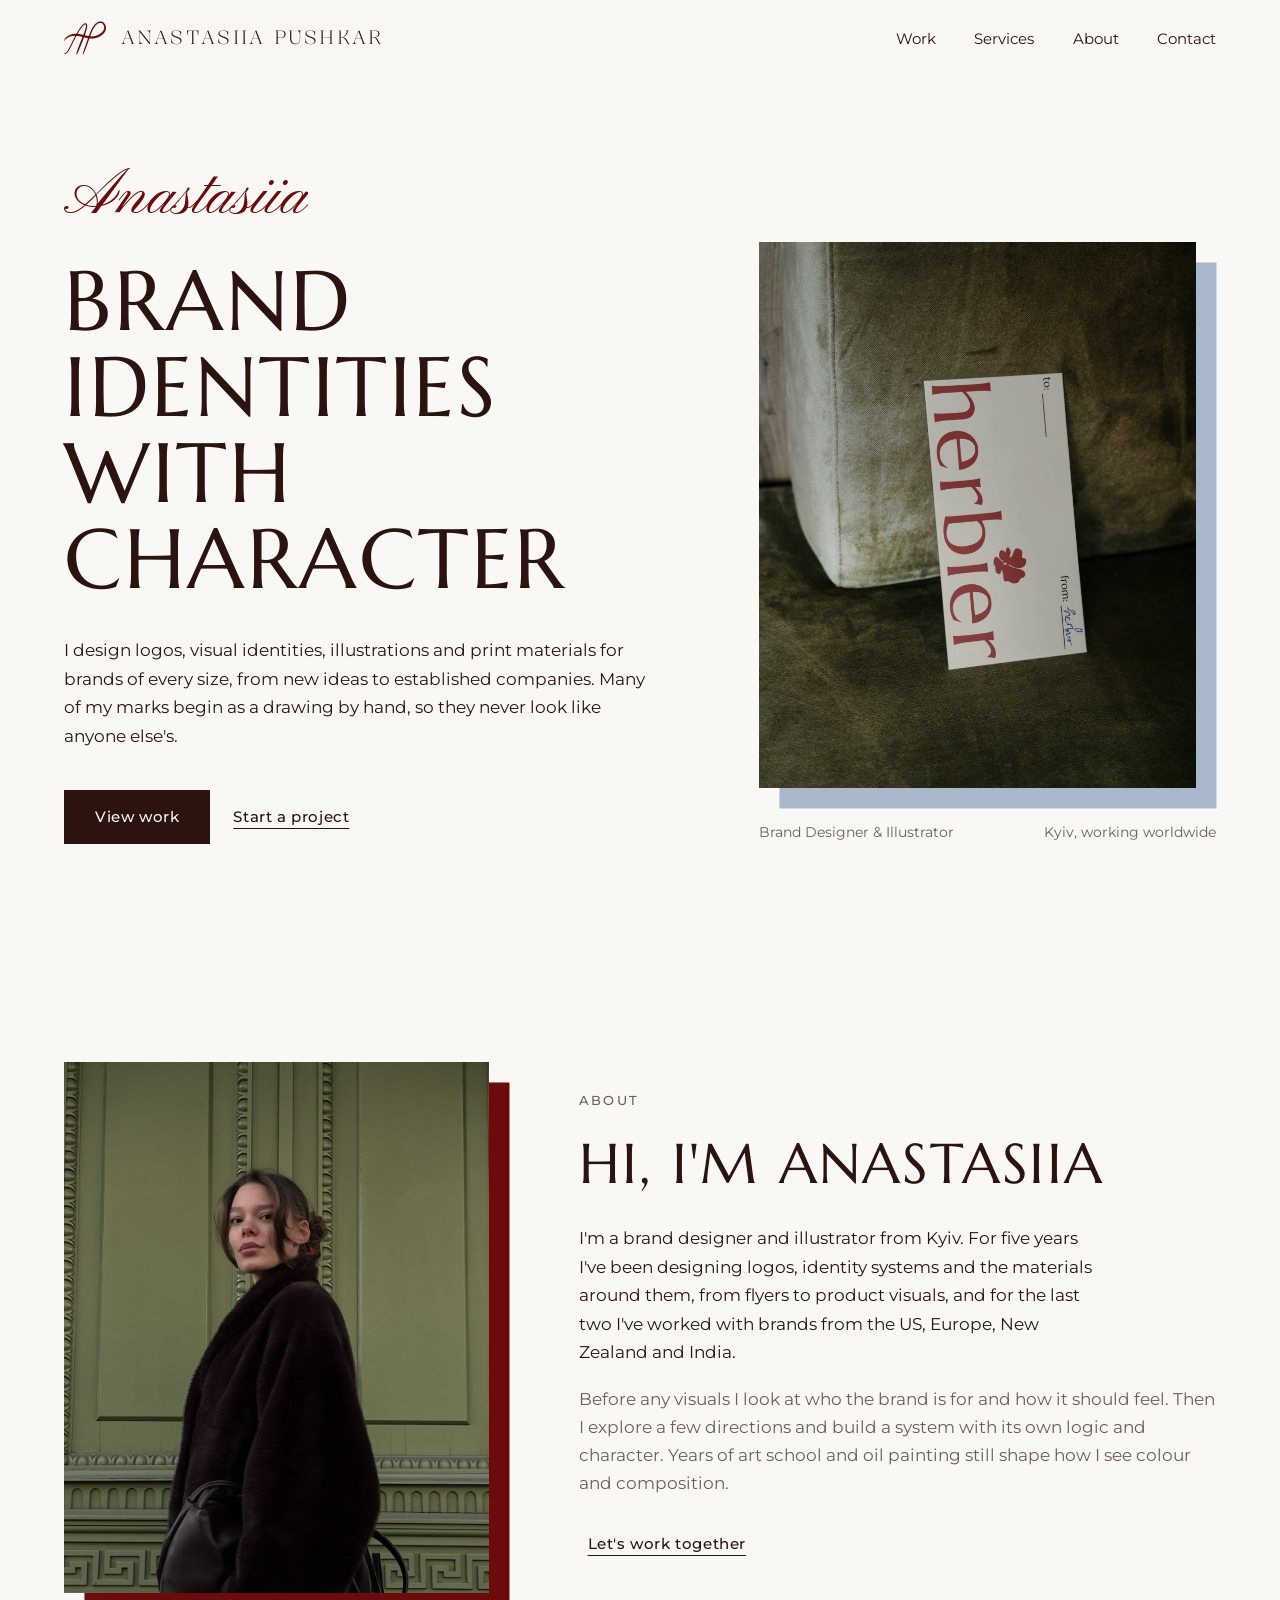
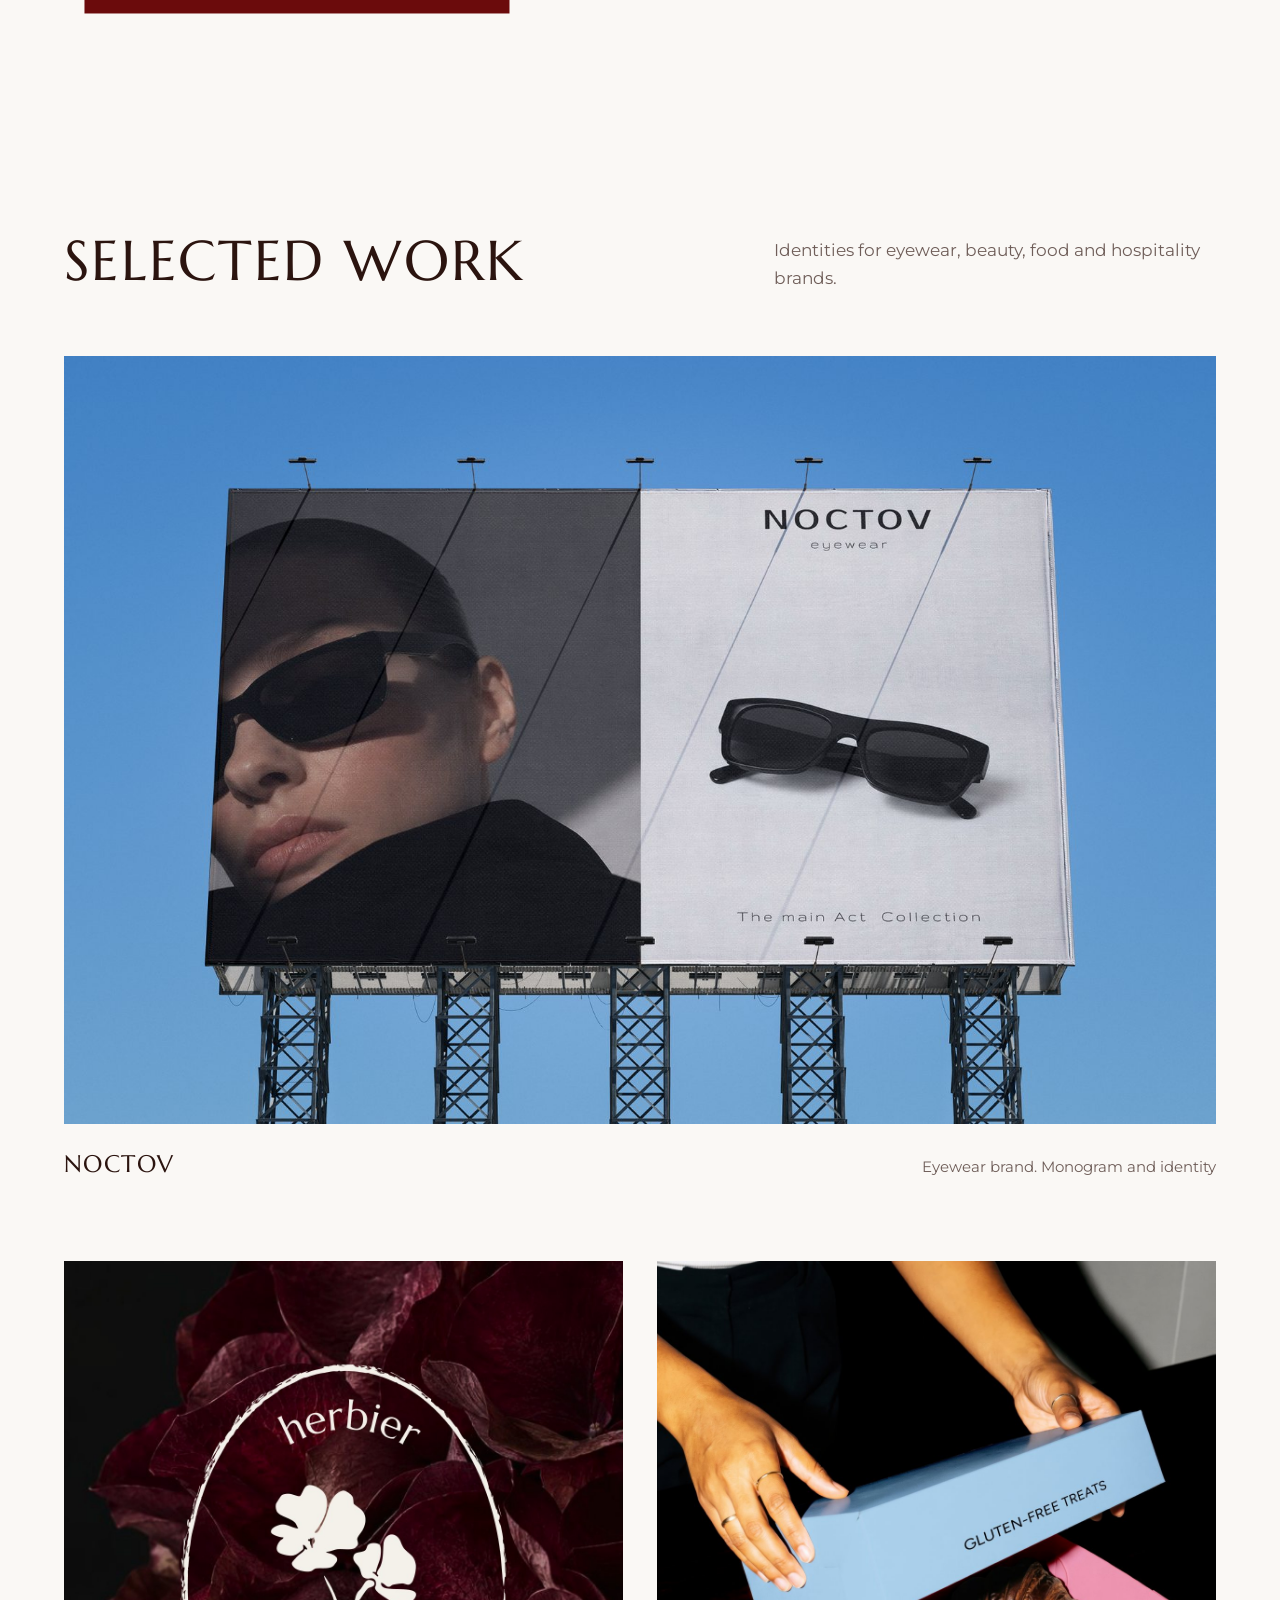
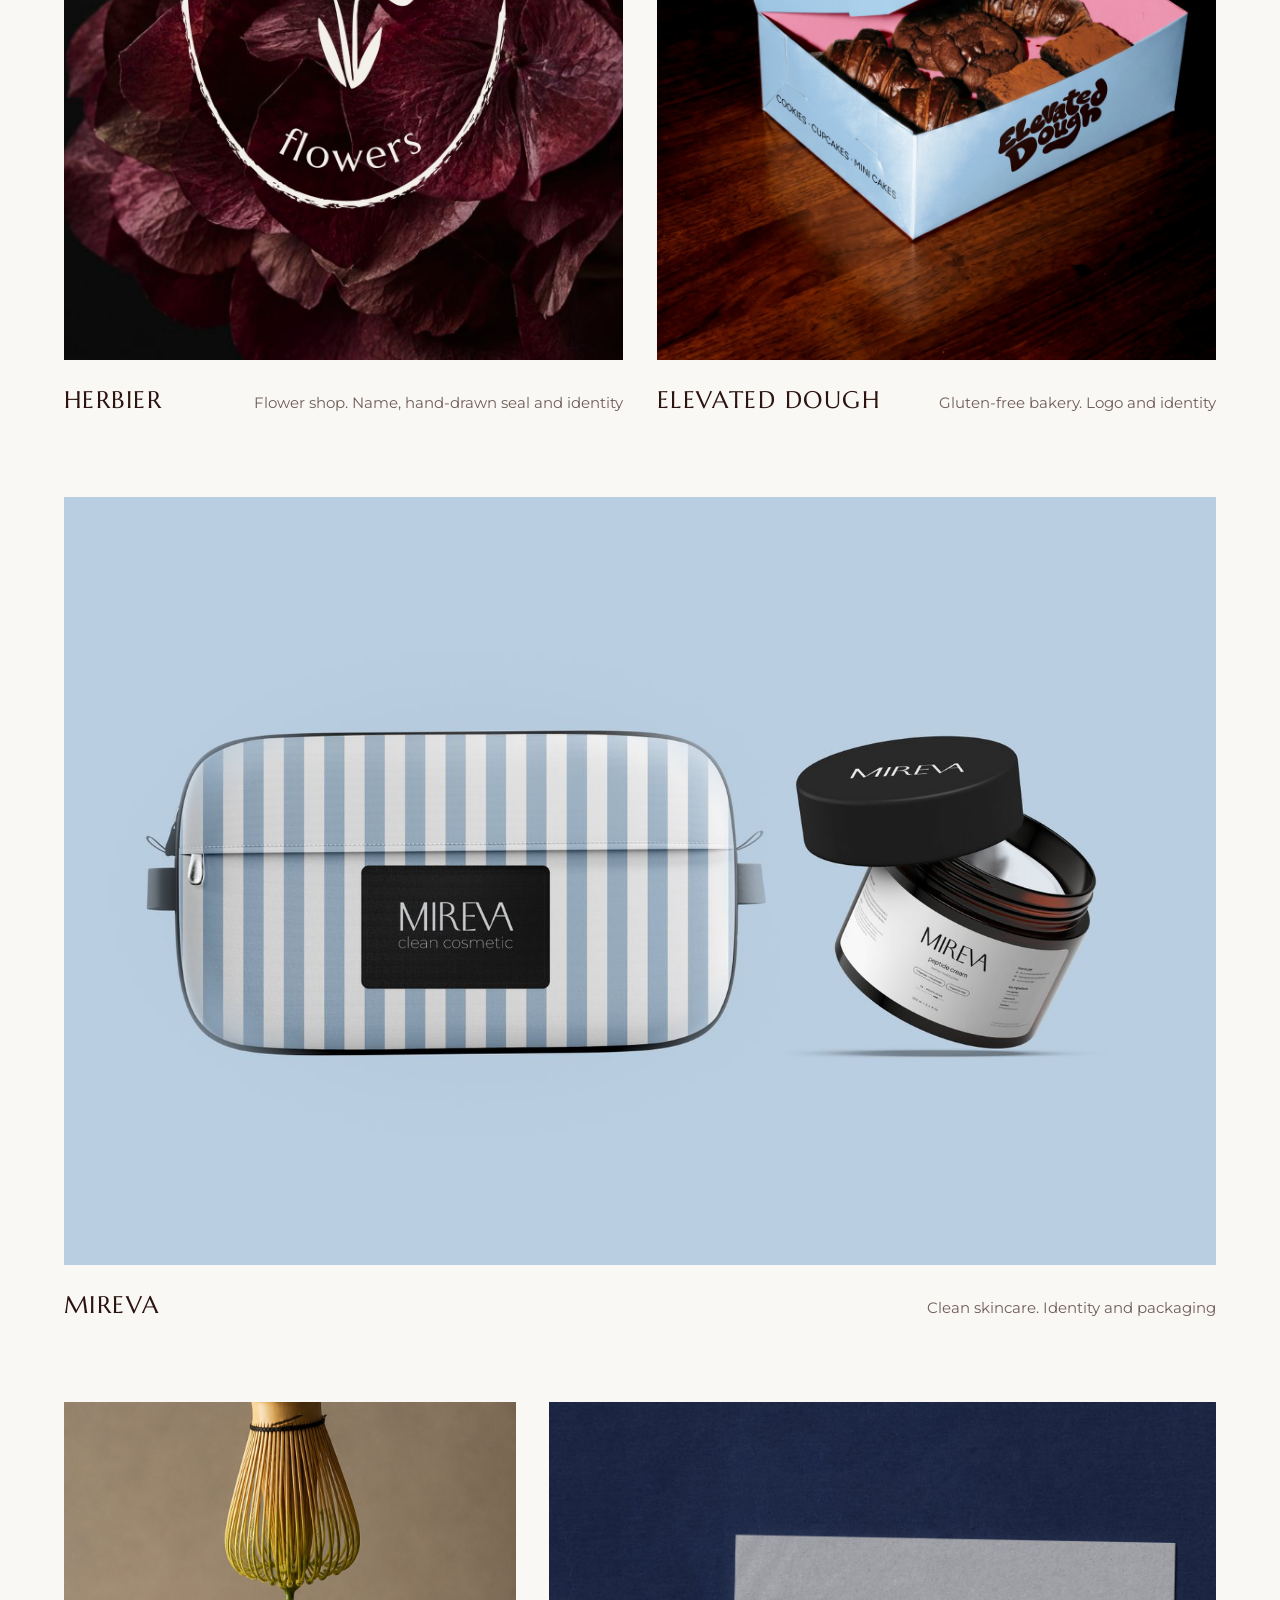
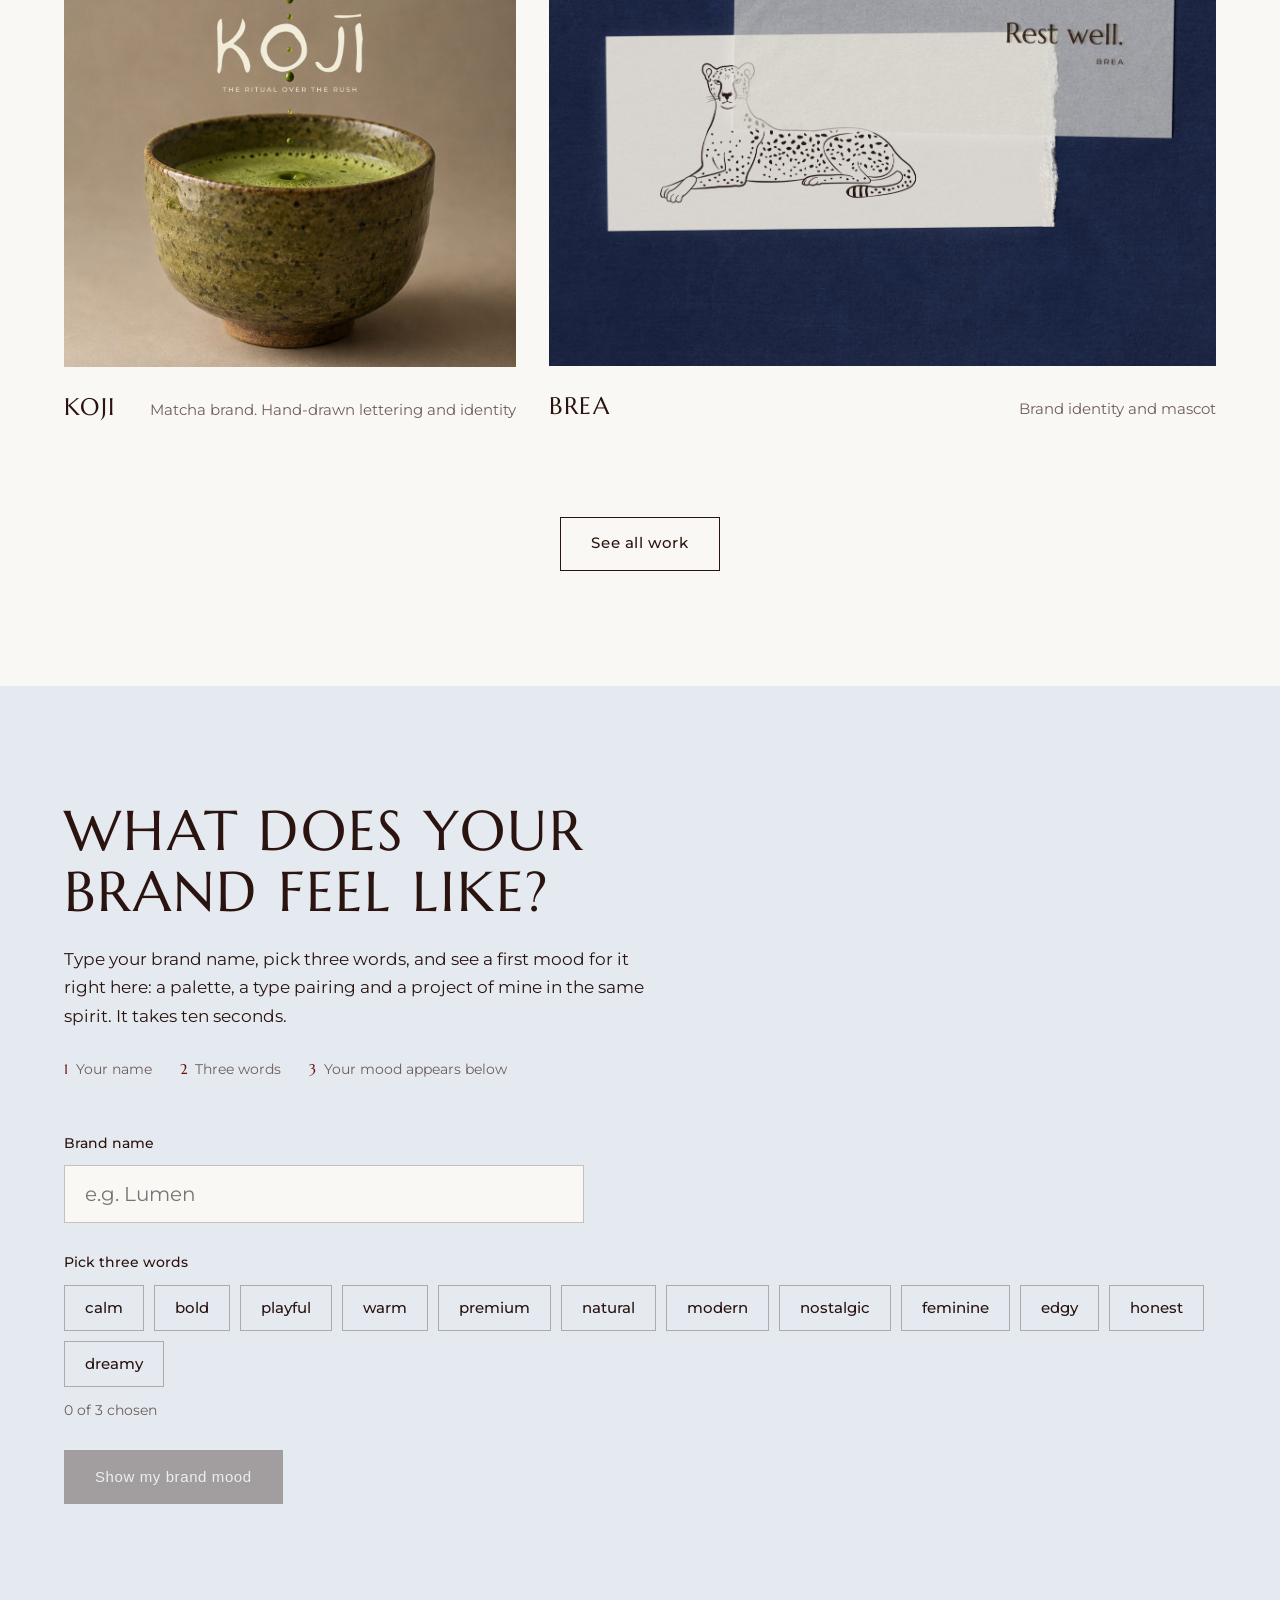
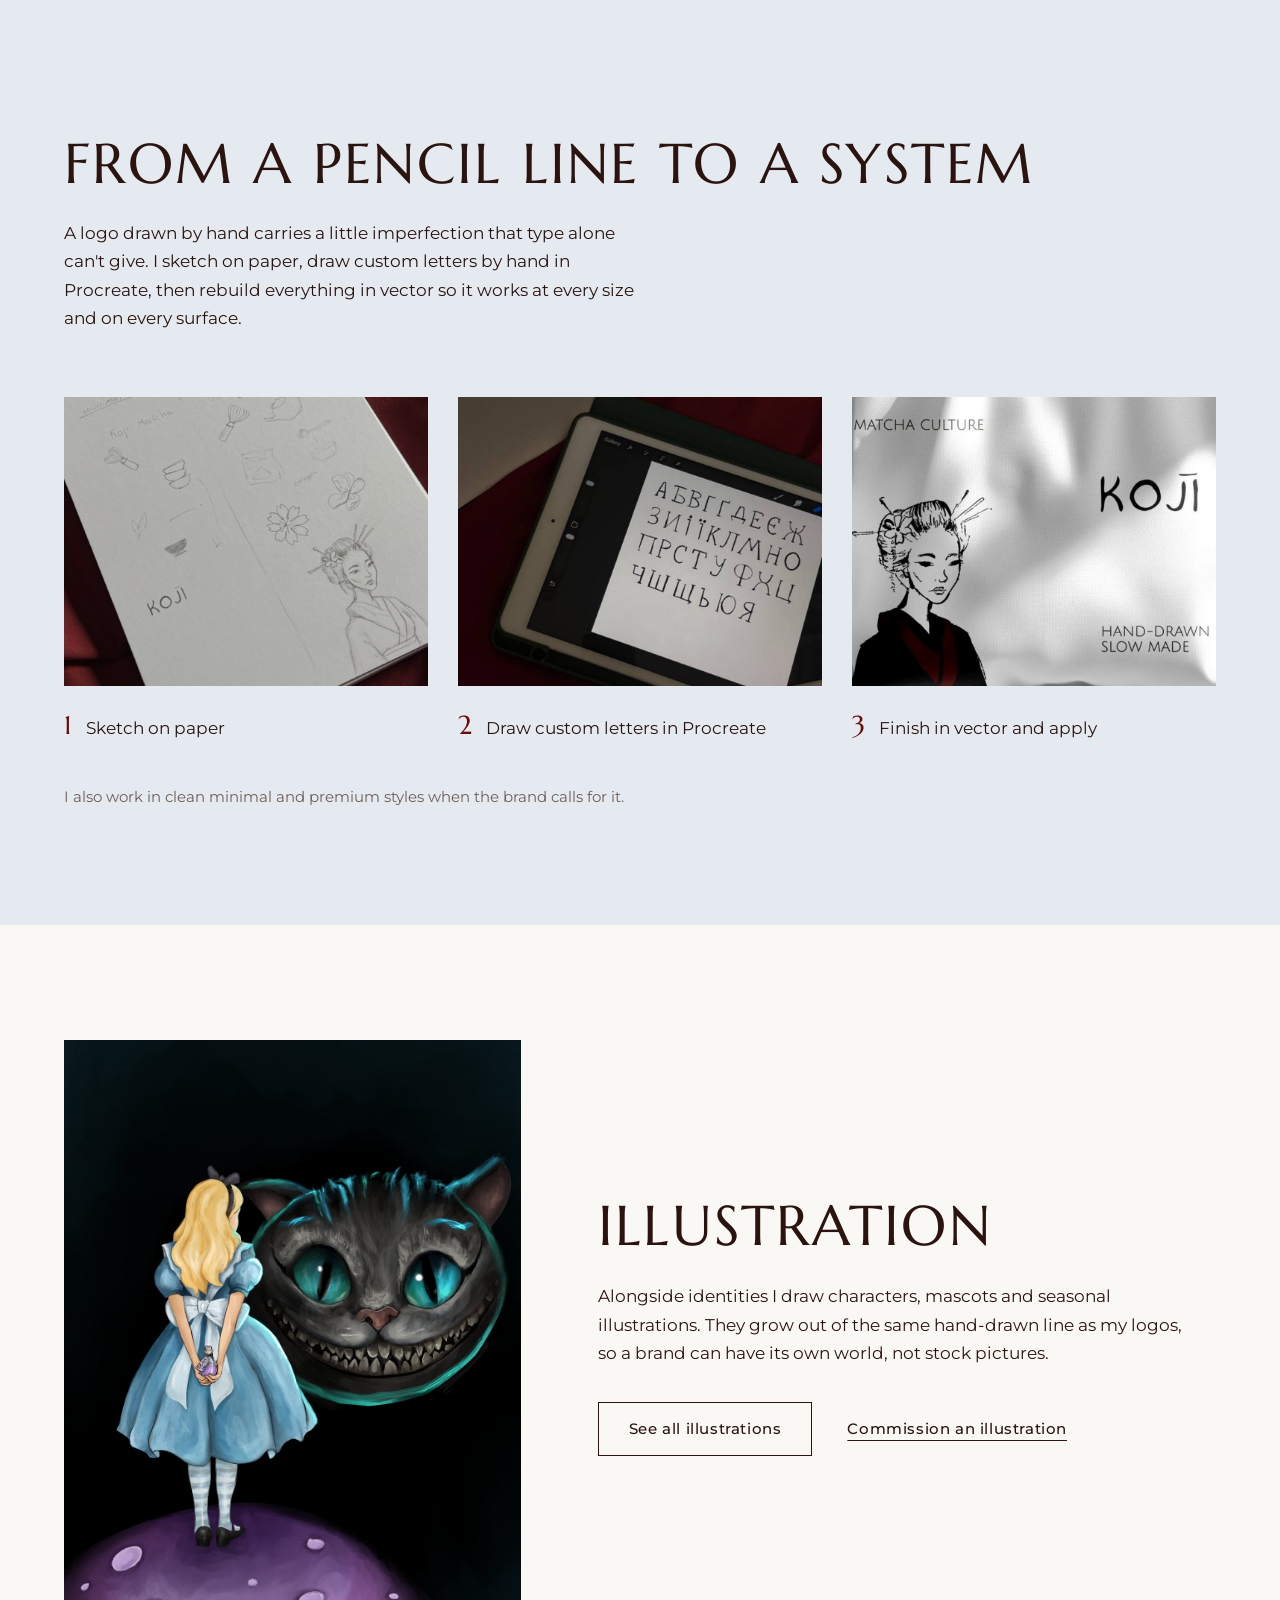
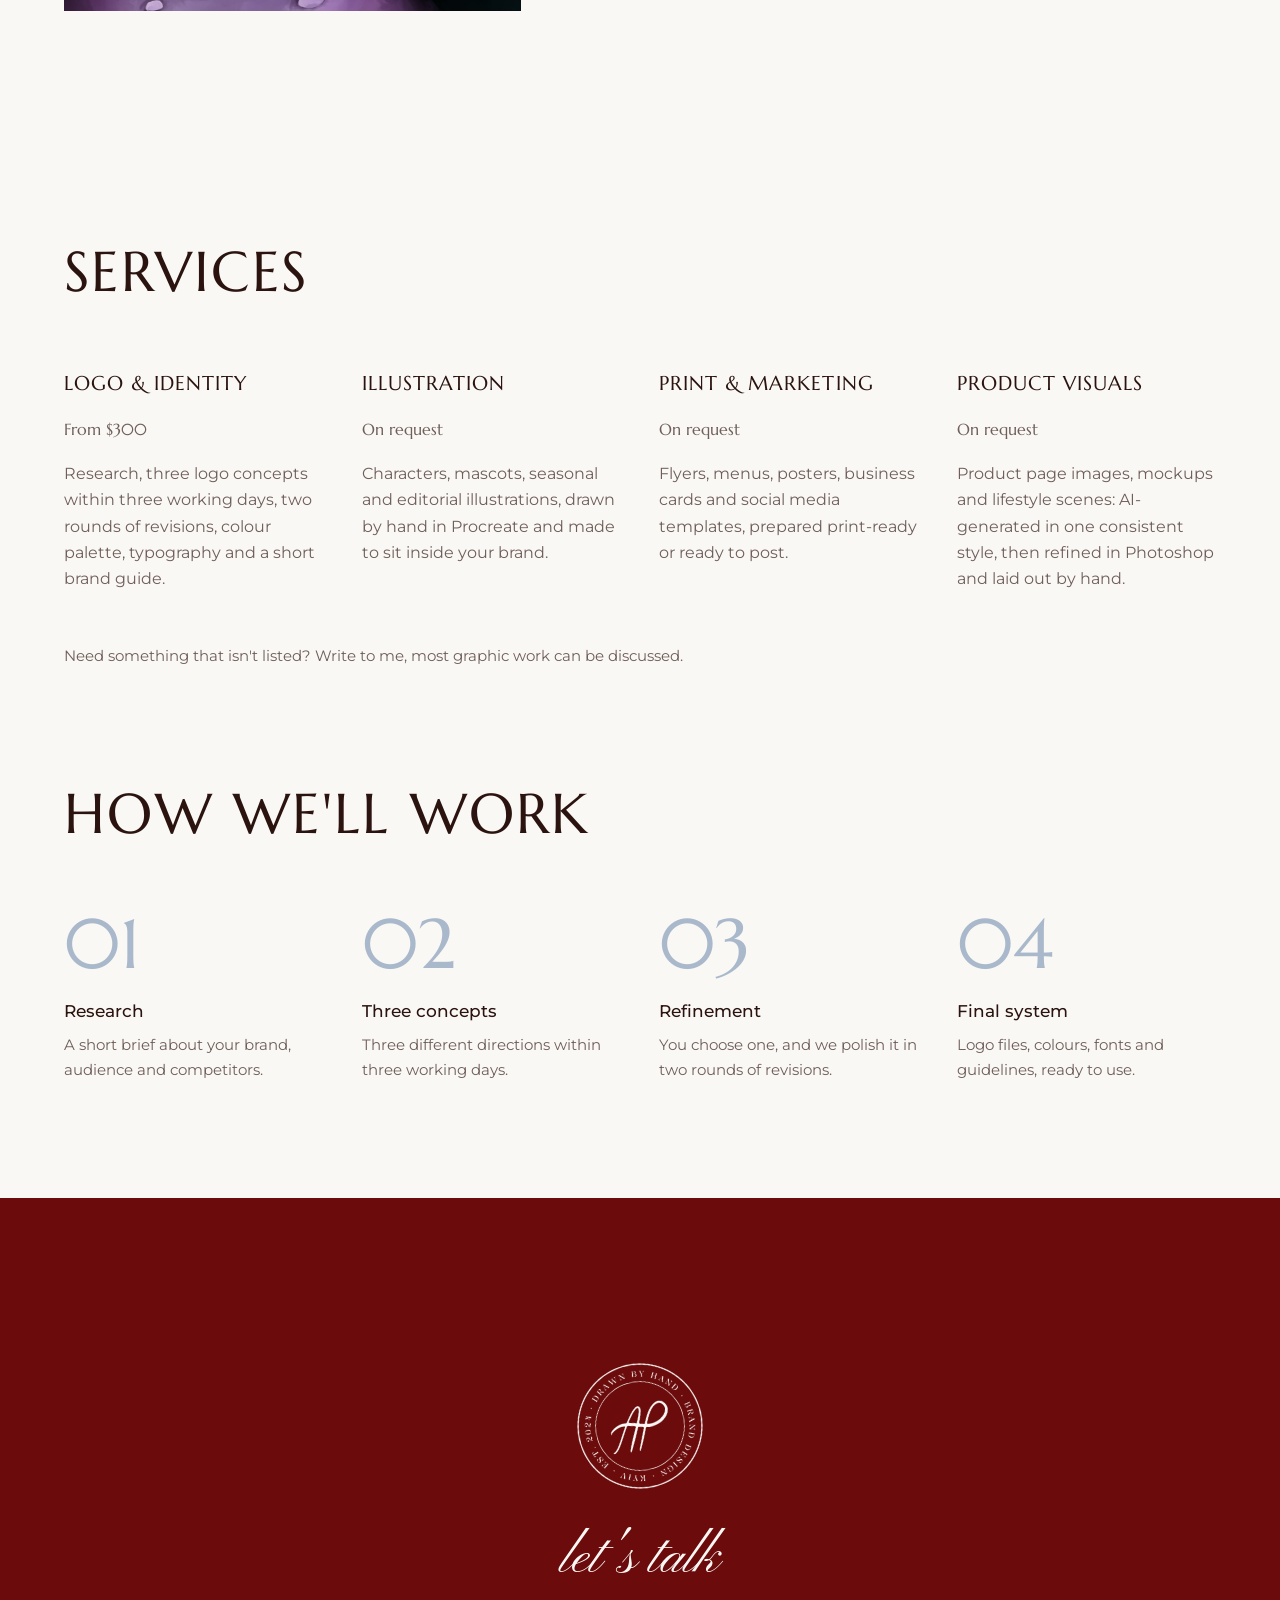
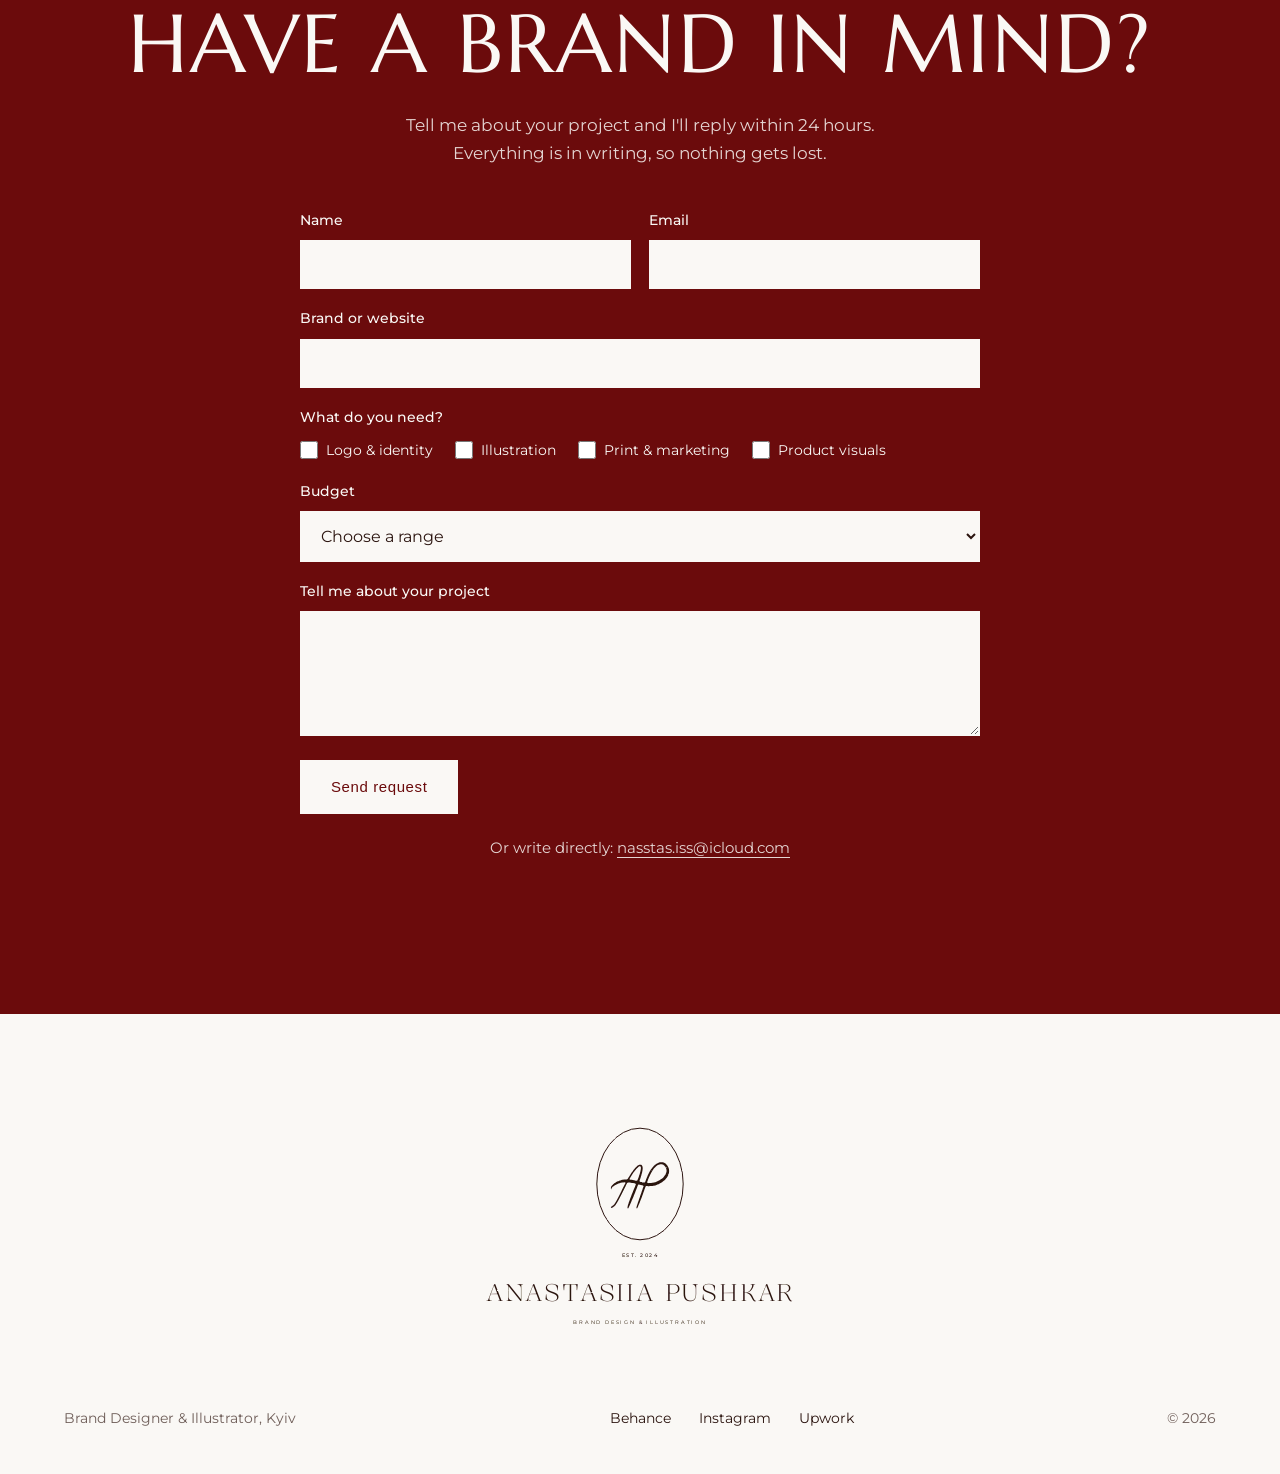
<file: index.html>
<!DOCTYPE html>
<html lang="en">
<head>
<meta charset="utf-8">
<meta name="viewport" content="width=device-width, initial-scale=1">
<title>Anastasiia Pushkar · Brand Designer & Illustrator</title>
<meta name="description" content="Logos, visual identities and illustration for brands of every size. Brand designer and illustrator based in Kyiv, working with clients worldwide.">
<link rel="icon" type="image/svg+xml" href="img/ap-monogram.svg">
<link rel="preconnect" href="https://fonts.googleapis.com">
<link rel="preconnect" href="https://fonts.gstatic.com" crossorigin>
<link href="https://fonts.googleapis.com/css2?family=Bodoni+Moda:ital,wght@0,400;1,400&family=Caprasimo&family=Cormorant+Garamond:ital,wght@0,500;1,400&family=Fraunces:wght@600&family=Kalnia:wght@300;400&family=Marcellus&family=Syne:wght@700&family=Young+Serif&family=Montserrat:wght@400;500&family=Pinyon+Script&display=swap" rel="stylesheet">
<style>
  :root{
    --paper:#FAF8F5;
    --ink:#2B140F;
    --ink-soft:#6F5E59;
    --burgundy:#6B0B0C;
    --fog:#A9B9CB;
    --fog-soft:#E4EAF0;
    --pad:clamp(20px,5vw,80px);
    --max:1440px;
  }
  *{box-sizing:border-box;margin:0;padding:0}
  html{scroll-behavior:smooth}
  body{background:var(--paper);color:var(--ink);font-family:"Montserrat",sans-serif;font-size:17px;line-height:1.65;-webkit-font-smoothing:antialiased}
  img{display:block;width:100%;height:100%;object-fit:cover}
  a{color:inherit;text-decoration:none}
  :focus-visible{outline:2px solid var(--burgundy);outline-offset:4px}
  .wrap{max-width:var(--max);margin:0 auto;padding:0 var(--pad)}

  /* type */
  .display{font-family:"Marcellus",serif;font-weight:400;text-transform:uppercase;letter-spacing:.03em;line-height:1.02}
  .h2{font-family:"Marcellus",serif;font-weight:400;text-transform:uppercase;letter-spacing:.04em;line-height:1.08;font-size:clamp(34px,4.4vw,64px)}
  .label{font-weight:500;font-size:13px;letter-spacing:.18em;text-transform:uppercase}
  .lead{font-size:clamp(17px,1.35vw,20px);max-width:34em;color:var(--ink)}
  .muted{color:var(--ink-soft)}
  .num{font-family:"Marcellus",serif;color:var(--burgundy)}

  /* nav */
  header{position:sticky;top:0;z-index:10;background:rgba(250,248,245,.92);backdrop-filter:blur(8px)}
  nav{display:flex;align-items:center;justify-content:space-between;height:76px}
  .logo{display:inline-flex;align-items:center;gap:14px;font-family:"Kalnia",serif;font-weight:300;font-size:19px;letter-spacing:.12em;text-transform:uppercase}
  .mark{height:34px;width:auto;color:var(--burgundy);flex:none}
  footer .mark{height:28px}
  .links{display:flex;gap:clamp(18px,3vw,44px);list-style:none}
  .links a{font-size:15px;position:relative}
  .links a::after{content:"";position:absolute;left:0;bottom:-3px;height:1px;width:100%;background:currentColor;transform:scaleX(0);transform-origin:left;transition:transform .35s ease}
  .links a:hover::after{transform:scaleX(1)}

  /* buttons */
  .btn{display:inline-flex;align-items:center;justify-content:center;height:54px;padding:0 30px;font-size:15px;font-weight:500;letter-spacing:.04em;border:1px solid var(--ink);transition:background .3s,color .3s}
  .btn-solid{background:var(--ink);color:var(--paper)}
  .btn-solid:hover{background:var(--burgundy);border-color:var(--burgundy)}
  .btn-text{border-color:transparent;padding:0 8px;text-decoration:underline;text-underline-offset:6px;text-decoration-thickness:1px}
  .btn-text:hover{color:var(--burgundy)}

  /* framed image: an offset colour plate behind the picture */
  .plate{position:relative;isolation:isolate}
  .plate::before{content:"";position:absolute;inset:0;transform:translate(clamp(14px,1.6vw,26px),clamp(14px,1.6vw,26px));background:var(--plate,var(--fog));z-index:-1}

  /* hero */
  .hero{display:grid;grid-template-columns:1.15fr .85fr;gap:clamp(40px,6vw,110px);align-items:end;padding-top:clamp(40px,7vw,110px);padding-bottom:clamp(70px,9vw,140px)}
  .hero h1{font-size:clamp(46px,6.6vw,108px);margin:28px 0 34px}
  .sign{font-family:"Pinyon Script",cursive;color:var(--burgundy);font-size:clamp(46px,5vw,76px);line-height:1;display:inline-block;clip-path:inset(0 100% 0 0);animation:write 2.2s cubic-bezier(.6,.05,.3,1) .4s forwards}
  @keyframes write{to{clip-path:inset(0 0 0 0)}}
  .hero .lead{margin-bottom:40px}
  .actions{display:flex;flex-wrap:wrap;gap:14px;align-items:center}
  .hero-img{aspect-ratio:4/5;margin-right:clamp(14px,1.6vw,26px)}
  .hero-meta{display:flex;justify-content:space-between;margin-top:clamp(28px,2.6vw,44px);font-size:14px}

  /* intro */
  .intro{display:grid;grid-template-columns:.8fr 1.2fr;gap:clamp(40px,7vw,130px);align-items:center;padding:clamp(60px,8vw,130px) var(--pad)}
  .portrait{aspect-ratio:4/5;--plate:var(--burgundy);margin-bottom:clamp(14px,1.6vw,26px)}
  .portrait img{object-position:50% 28%}
  .intro .h2{margin:22px 0 30px}
  .intro p+p{margin-top:18px}
  .intro .lead{max-width:30em}
  .more{display:inline-block;margin-top:34px}

  /* work */
  .section-head{display:flex;justify-content:space-between;align-items:end;gap:30px;margin-bottom:clamp(40px,5vw,72px)}
  .work{padding:clamp(70px,9vw,140px) 0}
  .grid{display:grid;gap:clamp(48px,6vw,96px) clamp(20px,2.6vw,40px)}
  .row{display:grid;gap:clamp(20px,2.6vw,40px);align-items:start}
  .row-2{grid-template-columns:1fr 1fr}
  .row-mix{grid-template-columns:0.8fr 1.18fr}
  .case figure{overflow:hidden;background:var(--fog-soft)}
  .case img{transition:transform 1.1s cubic-bezier(.2,.7,.2,1)}
  .case:hover img{transform:scale(1.03)}
  .r32{aspect-ratio:3/2}.r45{aspect-ratio:4/5}.rbrea{aspect-ratio:1417/1200}
  .cap{display:flex;justify-content:space-between;align-items:baseline;gap:20px;margin-top:20px}
  .cap h3{font-family:"Marcellus",serif;font-weight:400;font-size:clamp(22px,1.9vw,28px);letter-spacing:.06em;text-transform:uppercase}
  .cap p{font-size:15px;color:var(--ink-soft);text-align:right}
  .all{text-align:center;margin-top:clamp(56px,7vw,100px)}

  /* sketch to system */
  .craft{background:var(--fog-soft);padding:clamp(70px,9vw,140px) 0}
  .craft .lead{margin-top:24px}
  .steps3{display:grid;grid-template-columns:repeat(3,1fr);gap:clamp(16px,2.4vw,36px);margin-top:clamp(40px,5vw,72px);list-style:none}
  .steps3 figure{aspect-ratio:488/388;overflow:hidden}
  .steps3 .t{display:flex;gap:14px;align-items:baseline;margin-top:18px}
  .steps3 .num{font-size:26px}
  .craft-note{margin-top:clamp(28px,3vw,44px);font-size:15px}

  /* services */
  .services{padding:clamp(70px,9vw,140px) 0}
  .svc{display:grid;grid-template-columns:repeat(4,1fr);gap:clamp(28px,3vw,56px);list-style:none}
  .svc-note{margin-top:clamp(36px,4vw,56px);font-size:15px}
  .illus{display:grid;grid-template-columns:.85fr 1.15fr;gap:clamp(40px,6vw,110px);align-items:center;padding:clamp(70px,9vw,140px) var(--pad)}
  .illus figure{aspect-ratio:4/5;overflow:hidden;background:#0b1214}
  .illus figure img{width:100%;height:100%;object-fit:cover;object-position:50% 40%;transition:transform .6s ease}
  .illus figure a:hover img{transform:scale(1.03)}
  .illus-btns{display:flex;flex-wrap:wrap;gap:14px 26px;align-items:center}
  .illus .h2{margin-bottom:26px}
  .illus .lead{margin-bottom:34px}
  .svc h3{font-family:"Marcellus",serif;font-weight:400;font-size:clamp(19px,1.6vw,25px);white-space:nowrap;letter-spacing:.05em;text-transform:uppercase;margin-bottom:16px}
  .price{font-family:"Marcellus",serif;font-size:22px;color:var(--burgundy);margin-bottom:18px}
  .svc p{font-size:16px;color:var(--ink-soft);max-width:26em}

  /* process */
  .process{padding:0 0 clamp(70px,9vw,140px)}
  .steps4{display:grid;grid-template-columns:repeat(4,1fr);gap:clamp(24px,3vw,50px);list-style:none;counter-reset:s}
  .steps4 li{counter-increment:s}
  .steps4 li::before{content:"0" counter(s);display:block;font-family:"Marcellus",serif;font-size:clamp(54px,5.5vw,88px);line-height:1;color:var(--fog);margin-bottom:18px}
  .steps4 h3{font-weight:500;font-size:17px;margin-bottom:8px}
  .steps4 p{font-size:15px;color:var(--ink-soft)}

  /* cta */
  .cta{background:var(--burgundy);color:var(--paper);text-align:center;padding:clamp(90px,12vw,190px) var(--pad)}
  .cta .sign{color:var(--paper);clip-path:none;animation:none;font-size:clamp(40px,4.4vw,66px)}
  .cta h2{font-size:clamp(44px,6.4vw,104px);margin:14px 0 26px}
  .cta p{max-width:30em;margin:0 auto 42px;opacity:.85}
  .cta .btn{border-color:var(--paper);background:var(--paper);color:var(--burgundy)}
  .cta .btn:hover{background:transparent;color:var(--paper)}
  .mail{display:block;margin-top:22px;font-size:15px;opacity:.85}


  /* brand mood */
  #mood,#result{scroll-margin-top:96px}
  .mood{background:var(--fog-soft);padding:clamp(70px,9vw,140px) 0}
  .mood-head{max-width:40em}
  .mood-head .lead{margin-top:22px}
  .mood-steps{display:flex;gap:28px;flex-wrap:wrap;margin-top:28px;font-size:14px;color:var(--ink-soft);list-style:none;counter-reset:m}
  .mood-steps li{counter-increment:m}
  .mood-steps li::before{content:counter(m);font-family:"Marcellus",serif;color:var(--burgundy);margin-right:8px}
  .mood-form{margin-top:clamp(36px,4vw,56px);display:grid;gap:28px}
  .mood-form label{display:block;font-size:14px;font-weight:500;margin-bottom:10px}
  .mood-name{width:min(520px,100%);height:58px;padding:0 20px;font:400 20px "Montserrat",sans-serif;color:var(--ink);background:var(--paper);border:1px solid rgba(43,20,15,.25)}
  .mood-name:focus{outline:2px solid var(--burgundy);outline-offset:2px}
  .chips{display:flex;flex-wrap:wrap;gap:10px}
  .chip{height:46px;padding:0 20px;border:1px solid rgba(43,20,15,.3);background:transparent;font:500 15px "Montserrat",sans-serif;color:var(--ink);cursor:pointer;transition:background .2s,color .2s,border-color .2s}
  .chip:hover{border-color:var(--ink)}
  .chip[aria-pressed="true"]{background:var(--ink);color:var(--paper);border-color:var(--ink)}
  .chip:disabled{opacity:.35;cursor:not-allowed}
  .count{font-size:14px;color:var(--ink-soft);margin-top:12px}
  .mood-go{justify-self:start}
  .mood-go:disabled{opacity:.35;cursor:not-allowed}
  .result{margin-top:clamp(48px,6vw,80px);background:var(--paper);display:grid;grid-template-columns:1.1fr .9fr;opacity:0;transform:translateY(16px);transition:opacity .6s ease,transform .6s ease}
  .result[hidden]{display:none}
  .result.show{opacity:1;transform:none}
  .why .say{font-size:17px}
  .why h4{font-size:13px;font-weight:500;letter-spacing:.06em;color:var(--ink-soft);margin-bottom:4px}
  .why .reason p{font-size:15px}
  .why .sec{display:flex;gap:6px 18px;flex-wrap:wrap;margin-top:14px;align-items:center}
  .why .sec .btn{height:40px;font:500 14px "Montserrat",sans-serif;background:transparent;color:var(--ink);cursor:pointer}
  .why .actions .btn-solid{height:auto;min-height:54px;padding:14px 26px;text-align:center}
  .why .toast{font-size:13px;color:var(--burgundy);min-height:1em}
  .board{padding:clamp(28px,4vw,56px);display:flex;flex-direction:column;justify-content:center;min-height:440px;transition:background .5s,color .5s}
  .board .sample{font-size:clamp(46px,6.5vw,96px);line-height:1.02;word-break:break-word}
  .board .sub{margin-top:18px;font-size:16px;opacity:.85}
  .swatches{display:flex;margin-top:auto;padding-top:40px}
  .swatches div{flex:1;height:72px;display:flex;align-items:flex-end;padding:8px;font-size:11px;letter-spacing:.06em}
  .why{padding:clamp(28px,4vw,56px);display:flex;flex-direction:column;gap:18px}
  .why h3{font-family:"Marcellus",serif;font-weight:400;font-size:clamp(26px,2.4vw,34px);text-transform:uppercase;letter-spacing:.04em}
  .why .fonts{font-size:14px;color:var(--ink-soft)}
  .why .likes ul{list-style:none;display:grid;grid-template-columns:1fr 1fr;gap:14px;margin-top:10px}
  .why .likes a{display:flex;gap:12px;align-items:center}
  .why .likes img{width:72px;height:72px;object-fit:cover;flex:none}
  .why .likes span.n{text-decoration:underline;text-underline-offset:5px;font-size:15px;line-height:1.3}
  .why .likes a:hover span.n{color:var(--burgundy)}
  @media (max-width:420px){.why .likes ul{grid-template-columns:1fr}}
  .why .note{font-size:14px;color:var(--ink-soft)}
  .why .actions{margin-top:auto;padding-top:10px}
  @media (max-width:860px){.result{grid-template-columns:1fr}.board{min-height:340px}}

  .contact-form{max-width:680px;margin:0 auto;text-align:left;display:grid;gap:18px}
  .contact-form label{display:block;font-size:14px;font-weight:500}
  .contact-form input:not([type=checkbox]),.contact-form select,.contact-form textarea{display:block;width:100%;margin-top:8px;padding:14px 16px;font:400 16px "Montserrat",sans-serif;color:var(--ink);background:var(--paper);border:1px solid transparent}
  .contact-form textarea{resize:vertical}
  .contact-form :focus-visible{outline:2px solid var(--paper);outline-offset:2px}
  .contact-form .row2{display:grid;grid-template-columns:1fr 1fr;gap:18px}
  .contact-form fieldset{border:0;display:flex;flex-wrap:wrap;gap:10px 22px}
  .contact-form legend{font-size:14px;font-weight:500;margin-bottom:10px}
  .contact-form .ck{display:flex;align-items:center;gap:8px;font-weight:400}
  .contact-form .ck input{accent-color:var(--paper);width:18px;height:18px}
  .contact-form .btn{justify-self:start;margin-top:6px}
  .contact-form .hp{position:absolute;left:-9999px}
  .cta .mail a{text-decoration:underline;text-underline-offset:4px}
  @media (max-width:680px){.contact-form .row2{grid-template-columns:1fr}}
  footer{padding:80px 0 44px}
  .lockup{display:block;width:min(360px,78%);height:auto;margin:0 auto 64px;color:var(--ink)}
  .stamp{display:block;width:150px;height:auto;margin:0 auto 30px;color:var(--paper);transform:rotate(-8deg)}
  .foot{display:flex;justify-content:space-between;align-items:center;flex-wrap:wrap;gap:20px;font-size:14px}
  .foot ul{display:flex;gap:28px;list-style:none}
  .foot a:hover{color:var(--burgundy)}

  @media (max-width:980px){
    .hero,.intro{grid-template-columns:1fr}
    .hero-img{max-width:560px}
    .portrait{max-width:460px}
    .svc{grid-template-columns:1fr 1fr}
    .illus{grid-template-columns:1fr}
    .steps4{grid-template-columns:1fr 1fr}
  }
  @media (max-width:680px){
    body{font-size:16px}
    .links{gap:16px}.links li:nth-child(2){display:none}
    .logo{font-size:14px;letter-spacing:.1em;white-space:nowrap;gap:10px}
    .mark{height:26px}
    header .logo span{display:none}
    header .mark{height:32px}
    .links a{font-size:14px}
    .row-2,.row-mix{grid-template-columns:1fr}
    .steps3{grid-template-columns:1fr}
    .svc{grid-template-columns:1fr}
    .steps4{grid-template-columns:1fr}
    .cap{flex-direction:column;gap:4px}.cap p{text-align:left}
    .section-head{flex-direction:column;align-items:start}
  }
  @media (prefers-reduced-motion:reduce){
    html{scroll-behavior:auto}
    .sign{animation:none;clip-path:none}
    *{transition:none!important}
  }
</style>
</head>
<body>

<header>
  <nav class="wrap" aria-label="Main">
    <a class="logo" href="#top" aria-label="Anastasiia Pushkar, home"><svg class="mark" viewBox="24 19 367 293" aria-hidden="true"><path fill="currentColor" d="M335.50 22.97C334.90 23.03 333.50 23.13 332.51 23.26C331.52 23.39 330.54 23.56 329.56 23.76C328.58 23.97 327.61 24.21 326.64 24.48C325.68 24.75 324.73 25.05 323.78 25.38C322.84 25.70 321.90 26.05 320.97 26.42C320.04 26.79 319.12 27.19 318.22 27.61C317.31 28.03 316.41 28.47 315.52 28.93C314.63 29.39 313.75 29.86 312.88 30.36C312.01 30.85 311.15 31.36 310.30 31.88C309.45 32.41 308.61 32.95 307.78 33.51C306.95 34.07 306.13 34.64 305.32 35.23C304.51 35.81 303.71 36.41 302.92 37.02C302.13 37.63 301.34 38.25 300.57 38.89C299.80 39.52 299.03 40.17 298.28 40.82C297.52 41.48 296.78 42.15 296.05 42.83C295.31 43.51 294.59 44.20 293.88 44.90C293.16 45.60 292.45 46.30 291.75 47.02C291.05 47.73 290.35 48.45 289.67 49.18C288.99 49.91 288.32 50.65 287.65 51.40C286.99 52.15 286.34 52.90 285.69 53.67C285.04 54.43 284.40 55.20 283.77 55.98C283.14 56.75 282.52 57.54 281.91 58.32C281.29 59.11 280.69 59.91 280.09 60.72C279.50 61.52 278.91 62.33 278.33 63.14C277.75 63.95 277.17 64.77 276.61 65.60C276.04 66.42 275.48 67.25 274.93 68.08C274.38 68.92 273.84 69.76 273.30 70.60C272.76 71.45 272.23 72.29 271.71 73.15C271.19 74.00 270.67 74.85 270.16 75.71C269.64 76.57 269.13 77.43 268.63 78.30C268.13 79.16 267.64 80.03 267.15 80.90C266.66 81.77 266.17 82.65 265.69 83.53C265.21 84.40 264.74 85.28 264.27 86.17C263.80 87.05 263.34 87.94 262.88 88.83C262.42 89.72 261.98 90.61 261.53 91.51C261.08 92.40 260.63 93.29 260.19 94.19C259.75 95.09 259.31 95.99 258.88 96.89C258.45 97.79 258.03 98.70 257.60 99.60C257.18 100.51 256.75 101.41 256.33 102.32C255.92 103.23 255.50 104.14 255.09 105.05C254.68 105.96 254.27 106.88 253.87 107.79C253.47 108.71 253.07 109.63 252.67 110.54C252.28 111.46 251.88 112.38 251.49 113.30C251.10 114.22 250.71 115.14 250.32 116.06C249.94 116.99 249.55 117.91 249.17 118.83C248.79 119.76 248.40 120.68 248.02 121.61C247.64 122.53 247.27 123.46 246.90 124.39C246.52 125.31 246.15 126.24 245.78 127.17C245.40 128.10 245.04 129.03 244.67 129.96C244.30 130.89 243.94 131.82 243.57 132.75C243.21 133.68 242.85 134.62 242.49 135.55C242.13 136.48 241.77 137.42 241.42 138.35C241.06 139.28 240.71 140.22 240.35 141.15C239.99 142.09 239.68 143.04 239.26 143.95C238.84 144.85 238.48 145.85 237.85 146.59C237.22 147.32 236.37 148.04 235.48 148.35C234.59 148.66 233.49 148.52 232.51 148.45C231.52 148.38 230.54 148.11 229.55 147.93C228.57 147.75 227.59 147.54 226.61 147.35C225.63 147.15 224.65 146.95 223.67 146.74C222.69 146.54 221.71 146.33 220.74 146.11C219.76 145.90 218.78 145.68 217.81 145.46C216.83 145.24 215.86 145.01 214.89 144.79C213.91 144.56 212.94 144.33 211.97 144.10C210.99 143.86 210.01 143.68 209.05 143.38C208.10 143.09 206.99 142.91 206.25 142.34C205.51 141.77 204.81 140.86 204.59 139.97C204.37 139.08 204.72 137.98 204.93 137.01C205.14 136.04 205.54 135.11 205.86 134.16C206.17 133.21 206.51 132.27 206.83 131.32C207.15 130.38 207.48 129.43 207.80 128.48C208.12 127.53 208.43 126.58 208.75 125.64C209.06 124.69 209.38 123.74 209.69 122.79C210.01 121.84 210.33 120.89 210.64 119.94C210.96 118.99 211.27 118.04 211.58 117.09C211.88 116.14 212.18 115.19 212.48 114.23C212.78 113.28 213.08 112.32 213.37 111.37C213.67 110.41 213.96 109.46 214.25 108.50C214.54 107.54 214.83 106.59 215.12 105.63C215.40 104.67 215.68 103.71 215.96 102.75C216.24 101.79 216.51 100.83 216.78 99.86C217.05 98.90 217.32 97.94 217.59 96.97C217.85 96.01 218.11 95.04 218.36 94.08C218.62 93.11 218.87 92.14 219.11 91.17C219.36 90.20 219.59 89.23 219.82 88.26C220.06 87.28 220.29 86.31 220.51 85.34C220.74 84.36 220.95 83.38 221.16 82.41C221.37 81.43 221.58 80.45 221.77 79.47C221.96 78.49 222.14 77.50 222.32 76.52C222.49 75.53 222.66 74.55 222.81 73.56C222.97 72.57 223.10 71.58 223.23 70.59C223.35 69.60 223.46 68.60 223.57 67.61C223.68 66.62 223.79 65.62 223.87 64.62C223.95 63.63 224.03 62.63 224.05 61.63C224.08 60.63 224.06 59.63 224.01 58.63C223.96 57.63 223.86 56.64 223.74 55.64C223.62 54.65 223.48 53.66 223.28 52.68C223.09 51.70 222.87 50.72 222.58 49.77C222.28 48.81 221.94 47.87 221.51 46.96C221.09 46.06 220.61 45.17 220.05 44.35C219.48 43.53 218.85 42.73 218.15 42.03C217.45 41.33 216.66 40.67 215.82 40.15C214.99 39.62 214.06 39.17 213.12 38.87C212.18 38.57 211.17 38.42 210.17 38.33C209.18 38.24 208.17 38.26 207.18 38.34C206.18 38.42 205.19 38.58 204.22 38.81C203.25 39.05 202.30 39.38 201.37 39.75C200.44 40.12 199.54 40.55 198.65 41.01C197.77 41.48 196.90 41.98 196.05 42.51C195.21 43.04 194.38 43.61 193.57 44.19C192.76 44.77 191.96 45.38 191.18 46.01C190.40 46.63 189.63 47.27 188.87 47.92C188.11 48.57 187.37 49.24 186.63 49.91C185.89 50.59 185.17 51.28 184.45 51.98C183.73 52.67 183.03 53.38 182.33 54.10C181.64 54.82 180.95 55.55 180.27 56.28C179.59 57.01 178.91 57.75 178.25 58.49C177.58 59.24 176.92 59.99 176.27 60.75C175.61 61.51 174.97 62.27 174.33 63.04C173.68 63.80 173.05 64.57 172.42 65.35C171.79 66.12 171.16 66.91 170.54 67.69C169.92 68.47 169.30 69.26 168.69 70.05C168.07 70.84 167.47 71.63 166.86 72.43C166.26 73.23 165.66 74.03 165.07 74.84C164.47 75.64 163.89 76.45 163.30 77.26C162.71 78.07 162.13 78.88 161.55 79.69C160.97 80.51 160.39 81.32 159.82 82.14C159.24 82.96 158.67 83.78 158.10 84.61C157.53 85.43 156.97 86.25 156.40 87.08C155.84 87.90 155.28 88.73 154.72 89.56C154.16 90.39 153.60 91.22 153.05 92.05C152.50 92.89 151.94 93.72 151.40 94.56C150.85 95.39 150.31 96.24 149.77 97.08C149.23 97.92 148.69 98.76 148.16 99.61C147.62 100.45 147.08 101.29 146.55 102.14C146.01 102.98 145.48 103.83 144.96 104.68C144.43 105.53 143.91 106.38 143.38 107.24C142.86 108.09 142.34 108.94 141.82 109.80C141.30 110.65 140.79 111.51 140.27 112.36C139.75 113.22 139.24 114.08 138.72 114.94C138.21 115.79 137.70 116.65 137.19 117.52C136.68 118.38 136.18 119.24 135.67 120.10C135.17 120.96 134.67 121.83 134.16 122.70C133.65 123.56 133.19 124.45 132.61 125.26C132.04 126.07 131.46 126.94 130.71 127.57C129.96 128.20 129.04 128.71 128.11 129.03C127.19 129.34 126.15 129.38 125.15 129.46C124.16 129.53 123.15 129.49 122.15 129.50C121.15 129.52 120.15 129.52 119.15 129.54C118.15 129.57 117.16 129.61 116.16 129.65C115.16 129.69 114.16 129.73 113.16 129.78C112.16 129.83 111.16 129.89 110.17 129.97C109.17 130.06 108.17 130.16 107.18 130.28C106.19 130.40 105.20 130.53 104.21 130.67C103.22 130.81 102.23 130.96 101.24 131.11C100.25 131.27 99.27 131.44 98.28 131.62C97.30 131.81 96.32 132.00 95.34 132.21C94.36 132.42 93.39 132.65 92.42 132.89C91.45 133.14 90.48 133.40 89.52 133.67C88.56 133.95 87.61 134.24 86.65 134.55C85.70 134.85 84.75 135.17 83.81 135.51C82.87 135.84 81.93 136.19 81.00 136.55C80.07 136.92 79.14 137.29 78.22 137.68C77.30 138.06 76.38 138.46 75.46 138.86C74.55 139.26 73.64 139.68 72.73 140.10C71.82 140.51 70.91 140.94 70.01 141.37C69.11 141.80 68.21 142.24 67.32 142.69C66.43 143.14 65.54 143.60 64.65 144.06C63.77 144.53 62.89 145.00 62.01 145.48C61.13 145.96 60.26 146.45 59.39 146.94C58.52 147.44 57.66 147.95 56.80 148.46C55.95 148.98 55.10 149.51 54.26 150.05C53.42 150.59 52.58 151.14 51.75 151.70C50.93 152.27 50.10 152.84 49.29 153.42C48.48 154.00 47.68 154.60 46.89 155.21C46.09 155.82 45.31 156.44 44.54 157.08C43.77 157.72 43.01 158.37 42.26 159.04C41.52 159.70 40.79 160.39 40.08 161.09C39.36 161.79 38.66 162.50 37.97 163.22C37.28 163.95 36.61 164.69 35.95 165.45C35.30 166.21 34.67 166.98 34.07 167.78C33.47 168.58 32.89 169.39 32.35 170.23C31.81 171.08 31.29 171.94 30.84 172.82C30.38 173.71 29.96 174.63 29.61 175.56C29.26 176.50 28.96 177.46 28.74 178.43C28.53 179.40 28.40 180.40 28.32 181.40C28.25 182.39 28.23 183.40 28.31 184.40C28.38 185.39 28.38 186.49 28.75 187.36C29.13 188.22 29.96 189.56 30.55 189.56C31.13 189.56 31.83 188.21 32.24 187.35C32.64 186.50 32.66 185.39 32.97 184.45C33.29 183.50 33.65 182.56 34.12 181.68C34.58 180.80 35.15 179.97 35.75 179.17C36.35 178.37 37.02 177.62 37.70 176.89C38.38 176.16 39.10 175.46 39.84 174.78C40.57 174.10 41.33 173.45 42.10 172.82C42.87 172.18 43.67 171.57 44.47 170.97C45.27 170.38 46.08 169.79 46.91 169.22C47.73 168.65 48.56 168.10 49.39 167.55C50.23 167.00 51.08 166.46 51.92 165.93C52.77 165.41 53.63 164.89 54.49 164.37C55.34 163.86 56.21 163.36 57.08 162.86C57.94 162.37 58.82 161.88 59.70 161.40C60.57 160.92 61.45 160.44 62.34 159.97C63.22 159.51 64.11 159.05 65.00 158.60C65.89 158.15 66.79 157.70 67.69 157.27C68.59 156.84 69.50 156.41 70.41 155.99C71.32 155.58 72.23 155.18 73.15 154.79C74.07 154.39 75.00 154.01 75.93 153.64C76.85 153.27 77.79 152.91 78.73 152.57C79.67 152.23 80.61 151.90 81.56 151.59C82.51 151.28 83.47 150.99 84.44 150.73C85.40 150.46 86.37 150.21 87.34 149.98C88.31 149.75 89.29 149.54 90.27 149.34C91.25 149.14 92.24 148.97 93.22 148.80C94.21 148.63 95.20 148.48 96.19 148.33C97.17 148.19 98.17 148.05 99.16 147.93C100.15 147.81 101.15 147.72 102.14 147.63C103.14 147.54 104.14 147.46 105.13 147.38C106.13 147.31 107.13 147.23 108.12 147.16C109.12 147.10 110.12 147.03 111.12 146.98C112.12 146.94 113.12 146.86 114.12 146.89C115.11 146.92 116.32 146.75 117.10 147.16C117.87 147.57 118.65 148.50 118.77 149.34C118.89 150.17 118.21 151.25 117.82 152.17C117.44 153.08 116.91 153.94 116.45 154.83C115.99 155.72 115.52 156.60 115.06 157.49C114.59 158.37 114.13 159.26 113.67 160.15C113.20 161.03 112.75 161.92 112.29 162.81C111.83 163.70 111.37 164.59 110.91 165.48C110.46 166.37 110.00 167.26 109.54 168.15C109.09 169.04 108.63 169.93 108.18 170.82C107.73 171.72 107.29 172.61 106.84 173.50C106.39 174.40 105.94 175.29 105.49 176.18C105.04 177.07 104.58 177.96 104.13 178.86C103.68 179.75 103.25 180.65 102.80 181.55C102.36 182.45 101.92 183.34 101.47 184.24C101.03 185.13 100.58 186.03 100.13 186.92C99.69 187.82 99.24 188.71 98.79 189.61C98.35 190.50 97.91 191.40 97.47 192.30C97.03 193.19 96.59 194.09 96.15 194.99C95.72 195.89 95.28 196.79 94.84 197.69C94.40 198.59 93.96 199.49 93.52 200.39C93.09 201.29 92.65 202.18 92.21 203.08C91.77 203.98 91.33 204.88 90.89 205.78C90.45 206.67 90.00 207.57 89.56 208.47C89.12 209.37 88.69 210.27 88.25 211.16C87.81 212.06 87.37 212.96 86.93 213.86C86.49 214.76 86.06 215.66 85.62 216.56C85.18 217.46 84.74 218.35 84.30 219.25C83.86 220.15 83.43 221.05 82.98 221.95C82.54 222.85 82.10 223.74 81.65 224.64C81.21 225.53 80.77 226.43 80.33 227.33C79.89 228.23 79.45 229.12 79.00 230.02C78.55 230.91 78.08 231.80 77.63 232.69C77.18 233.58 76.73 234.48 76.28 235.37C75.84 236.26 75.39 237.16 74.94 238.05C74.49 238.94 74.03 239.83 73.57 240.72C73.11 241.61 72.65 242.50 72.19 243.38C71.73 244.27 71.26 245.16 70.80 246.04C70.33 246.93 69.87 247.81 69.40 248.69C68.93 249.58 68.46 250.46 67.98 251.34C67.51 252.22 67.03 253.10 66.55 253.97C66.07 254.85 65.58 255.73 65.09 256.60C64.61 257.47 64.11 258.34 63.62 259.21C63.12 260.08 62.62 260.94 62.12 261.81C61.61 262.67 61.11 263.53 60.60 264.39C60.09 265.25 59.57 266.11 59.05 266.96C58.53 267.82 58.00 268.66 57.46 269.51C56.92 270.35 56.38 271.19 55.84 272.03C55.29 272.87 54.74 273.70 54.17 274.53C53.61 275.35 53.04 276.18 52.46 276.99C51.88 277.81 51.29 278.61 50.69 279.41C50.09 280.21 49.48 281.01 48.86 281.79C48.24 282.57 47.60 283.34 46.95 284.11C46.31 284.87 45.65 285.62 44.97 286.35C44.29 287.09 43.60 287.81 42.88 288.51C42.17 289.21 41.44 289.89 40.67 290.54C39.91 291.19 39.13 291.82 38.31 292.39C37.49 292.96 36.64 293.49 35.77 293.97C34.89 294.45 33.94 294.79 33.06 295.25C32.18 295.72 31.24 296.15 30.49 296.79C29.73 297.42 28.99 298.20 28.55 299.06C28.10 299.91 27.60 301.11 27.83 301.90C28.05 302.70 29.07 303.49 29.91 303.84C30.75 304.19 31.90 304.08 32.89 304.00C33.87 303.93 34.86 303.66 35.82 303.38C36.77 303.09 37.71 302.73 38.62 302.32C39.53 301.91 40.42 301.45 41.29 300.94C42.15 300.44 42.98 299.88 43.80 299.30C44.61 298.72 45.39 298.10 46.16 297.46C46.93 296.82 47.68 296.15 48.41 295.47C49.14 294.79 49.85 294.08 50.54 293.36C51.24 292.65 51.92 291.91 52.58 291.16C53.25 290.42 53.90 289.66 54.54 288.89C55.19 288.13 55.82 287.35 56.44 286.57C57.06 285.78 57.66 284.98 58.26 284.18C58.86 283.38 59.44 282.57 60.02 281.75C60.60 280.94 61.17 280.12 61.74 279.29C62.30 278.47 62.86 277.64 63.42 276.81C63.97 275.98 64.52 275.14 65.06 274.30C65.61 273.46 66.14 272.62 66.67 271.77C67.19 270.92 67.71 270.06 68.23 269.20C68.74 268.35 69.25 267.49 69.76 266.63C70.27 265.77 70.78 264.90 71.28 264.04C71.79 263.18 72.29 262.31 72.78 261.44C73.28 260.57 73.77 259.70 74.26 258.83C74.74 257.96 75.23 257.08 75.70 256.20C76.18 255.32 76.66 254.44 77.13 253.56C77.61 252.68 78.08 251.80 78.56 250.92C79.03 250.04 79.50 249.16 79.97 248.28C80.44 247.39 80.89 246.50 81.36 245.62C81.82 244.73 82.27 243.84 82.73 242.95C83.19 242.06 83.66 241.18 84.11 240.29C84.57 239.40 85.02 238.50 85.47 237.61C85.92 236.72 86.37 235.82 86.82 234.93C87.27 234.04 87.73 233.15 88.19 232.26C88.64 231.37 89.10 230.48 89.54 229.59C89.99 228.69 90.42 227.79 90.86 226.89C91.30 225.99 91.74 225.09 92.18 224.20C92.63 223.30 93.08 222.41 93.52 221.51C93.97 220.62 94.42 219.72 94.86 218.83C95.30 217.93 95.74 217.03 96.18 216.13C96.62 215.24 97.06 214.34 97.50 213.44C97.94 212.54 98.38 211.64 98.82 210.74C99.26 209.85 99.69 208.95 100.13 208.05C100.57 207.15 101.00 206.25 101.44 205.35C101.88 204.45 102.32 203.55 102.77 202.66C103.21 201.76 103.66 200.87 104.11 199.97C104.55 199.08 104.99 198.18 105.43 197.28C105.87 196.38 106.31 195.48 106.75 194.59C107.19 193.69 107.63 192.79 108.07 191.90C108.52 191.00 108.95 190.10 109.39 189.20C109.83 188.30 110.27 187.40 110.72 186.51C111.16 185.61 111.61 184.72 112.06 183.82C112.50 182.93 112.95 182.04 113.40 181.14C113.85 180.25 114.29 179.35 114.74 178.46C115.19 177.56 115.63 176.67 116.08 175.78C116.53 174.88 116.99 173.99 117.44 173.10C117.90 172.21 118.36 171.32 118.82 170.43C119.27 169.54 119.73 168.66 120.19 167.77C120.65 166.88 121.10 165.99 121.56 165.10C122.02 164.21 122.48 163.32 122.94 162.43C123.40 161.55 123.86 160.66 124.32 159.77C124.78 158.88 125.24 158.00 125.71 157.11C126.17 156.23 126.64 155.34 127.11 154.46C127.58 153.58 128.02 152.67 128.55 151.83C129.08 150.98 129.57 150.04 130.28 149.39C131.00 148.73 131.91 148.17 132.83 147.89C133.76 147.61 134.82 147.69 135.82 147.69C136.81 147.69 137.81 147.81 138.81 147.90C139.81 147.99 140.80 148.12 141.79 148.23C142.78 148.35 143.78 148.47 144.77 148.59C145.76 148.72 146.75 148.84 147.75 148.98C148.74 149.11 149.73 149.26 150.71 149.41C151.70 149.56 152.69 149.72 153.68 149.88C154.66 150.04 155.65 150.20 156.64 150.37C157.62 150.55 158.61 150.72 159.59 150.90C160.57 151.08 161.56 151.27 162.54 151.46C163.52 151.65 164.50 151.85 165.48 152.05C166.46 152.25 167.44 152.46 168.41 152.67C169.39 152.88 170.37 153.09 171.35 153.30C172.32 153.52 173.30 153.74 174.27 153.96C175.25 154.19 176.23 154.38 177.19 154.65C178.15 154.93 179.23 155.10 180.03 155.62C180.82 156.14 181.69 156.94 181.96 157.79C182.23 158.64 181.88 159.77 181.65 160.73C181.41 161.69 180.94 162.60 180.57 163.53C180.21 164.46 179.82 165.38 179.45 166.31C179.08 167.24 178.71 168.17 178.34 169.10C177.96 170.03 177.59 170.95 177.21 171.88C176.84 172.81 176.46 173.73 176.09 174.66C175.71 175.59 175.33 176.51 174.95 177.44C174.57 178.36 174.20 179.29 173.82 180.22C173.44 181.14 173.07 182.07 172.69 183.00C172.32 183.92 171.94 184.85 171.56 185.77C171.18 186.70 170.80 187.63 170.43 188.55C170.05 189.48 169.67 190.40 169.29 191.33C168.91 192.25 168.54 193.18 168.16 194.11C167.78 195.03 167.41 195.96 167.03 196.89C166.66 197.81 166.28 198.74 165.91 199.67C165.53 200.59 165.15 201.52 164.78 202.45C164.40 203.37 164.03 204.30 163.66 205.23C163.28 206.16 162.90 207.08 162.53 208.01C162.16 208.94 161.79 209.87 161.42 210.80C161.05 211.73 160.68 212.66 160.31 213.59C159.94 214.52 159.57 215.44 159.20 216.37C158.83 217.30 158.46 218.23 158.09 219.16C157.72 220.09 157.34 221.01 156.98 221.94C156.61 222.87 156.24 223.80 155.87 224.73C155.51 225.66 155.14 226.60 154.78 227.53C154.41 228.46 154.05 229.39 153.69 230.32C153.33 231.26 152.97 232.19 152.62 233.12C152.26 234.06 151.90 234.99 151.55 235.93C151.19 236.86 150.84 237.80 150.48 238.73C150.13 239.67 149.78 240.60 149.43 241.54C149.08 242.48 148.73 243.42 148.39 244.35C148.04 245.29 147.70 246.23 147.36 247.17C147.02 248.11 146.68 249.05 146.34 249.99C146.00 250.94 145.66 251.88 145.32 252.82C144.98 253.76 144.65 254.70 144.31 255.64C143.97 256.58 143.64 257.52 143.30 258.47C142.96 259.41 142.62 260.35 142.29 261.29C141.95 262.23 141.61 263.17 141.27 264.11C140.93 265.05 140.59 265.99 140.26 266.93C139.92 267.88 139.58 268.82 139.25 269.76C138.91 270.70 138.58 271.65 138.26 272.59C137.93 273.54 137.60 274.48 137.28 275.43C136.96 276.38 136.64 277.32 136.33 278.27C136.01 279.22 135.70 280.17 135.40 281.13C135.09 282.08 134.80 283.03 134.51 283.99C134.23 284.95 133.95 285.91 133.69 286.88C133.42 287.84 133.17 288.81 132.92 289.78C132.68 290.75 132.44 291.72 132.22 292.69C132.00 293.67 131.78 294.65 131.59 295.63C131.40 296.61 131.23 297.59 131.07 298.58C130.92 299.57 130.77 300.56 130.67 301.55C130.57 302.55 130.40 303.56 130.47 304.55C130.55 305.53 130.58 306.85 131.12 307.44C131.66 308.03 132.94 308.36 133.70 308.10C134.47 307.84 135.12 306.69 135.69 305.89C136.27 305.09 136.69 304.16 137.17 303.28C137.65 302.40 138.11 301.51 138.57 300.63C139.03 299.74 139.48 298.84 139.92 297.95C140.37 297.05 140.80 296.15 141.23 295.25C141.67 294.35 142.10 293.45 142.52 292.54C142.95 291.64 143.37 290.73 143.78 289.82C144.20 288.91 144.60 288.00 145.01 287.08C145.41 286.17 145.80 285.25 146.20 284.33C146.59 283.41 146.99 282.49 147.38 281.57C147.77 280.65 148.16 279.73 148.54 278.80C148.93 277.88 149.31 276.96 149.69 276.03C150.08 275.11 150.46 274.19 150.84 273.26C151.22 272.34 151.60 271.41 151.99 270.49C152.37 269.57 152.76 268.64 153.15 267.72C153.53 266.80 153.92 265.88 154.31 264.96C154.70 264.04 155.10 263.12 155.49 262.20C155.89 261.28 156.28 260.36 156.68 259.45C157.08 258.53 157.48 257.61 157.88 256.70C158.28 255.78 158.68 254.86 159.08 253.95C159.48 253.03 159.88 252.11 160.28 251.20C160.68 250.28 161.08 249.36 161.48 248.45C161.88 247.53 162.28 246.61 162.67 245.70C163.07 244.78 163.46 243.86 163.85 242.94C164.24 242.02 164.64 241.10 165.03 240.18C165.42 239.25 165.81 238.33 166.19 237.41C166.58 236.49 166.96 235.57 167.34 234.64C167.73 233.72 168.11 232.79 168.49 231.87C168.87 230.94 169.25 230.02 169.63 229.09C170.01 228.17 170.39 227.24 170.76 226.32C171.14 225.39 171.51 224.46 171.89 223.54C172.27 222.61 172.64 221.68 173.02 220.76C173.39 219.83 173.76 218.90 174.14 217.97C174.51 217.04 174.88 216.12 175.25 215.19C175.62 214.26 175.99 213.33 176.36 212.40C176.73 211.47 177.10 210.54 177.46 209.61C177.83 208.68 178.20 207.75 178.57 206.82C178.94 205.89 179.31 204.96 179.67 204.03C180.04 203.10 180.40 202.17 180.77 201.24C181.13 200.31 181.49 199.37 181.86 198.44C182.22 197.51 182.58 196.58 182.95 195.65C183.31 194.72 183.67 193.78 184.03 192.85C184.40 191.92 184.76 190.99 185.12 190.06C185.48 189.12 185.84 188.19 186.20 187.26C186.56 186.32 186.92 185.39 187.28 184.46C187.64 183.52 187.99 182.59 188.35 181.66C188.71 180.72 189.07 179.79 189.43 178.86C189.79 177.92 190.14 176.99 190.50 176.05C190.85 175.12 191.21 174.18 191.56 173.25C191.92 172.31 192.27 171.38 192.62 170.44C192.98 169.51 193.32 168.57 193.68 167.63C194.03 166.70 194.34 165.74 194.75 164.83C195.16 163.92 195.49 162.88 196.13 162.18C196.78 161.48 197.71 160.87 198.62 160.64C199.53 160.40 200.62 160.63 201.60 160.77C202.59 160.90 203.55 161.20 204.53 161.43C205.50 161.66 206.47 161.90 207.44 162.14C208.41 162.38 209.39 162.61 210.36 162.85C211.33 163.08 212.30 163.31 213.28 163.54C214.25 163.77 215.23 163.99 216.20 164.21C217.18 164.43 218.15 164.64 219.13 164.85C220.11 165.07 221.09 165.27 222.07 165.48C223.04 165.68 224.04 165.82 225.00 166.10C225.96 166.37 227.08 166.54 227.81 167.11C228.55 167.68 229.22 168.62 229.41 169.52C229.59 170.41 229.16 171.49 228.92 172.45C228.68 173.42 228.28 174.35 227.95 175.29C227.62 176.24 227.28 177.18 226.96 178.12C226.63 179.07 226.30 180.01 225.97 180.96C225.64 181.90 225.31 182.84 224.98 183.79C224.65 184.73 224.32 185.68 224.00 186.62C223.67 187.57 223.34 188.51 223.01 189.46C222.69 190.40 222.36 191.35 222.03 192.29C221.70 193.24 221.38 194.18 221.05 195.13C220.72 196.07 220.40 197.02 220.07 197.96C219.75 198.91 219.42 199.85 219.10 200.80C218.77 201.74 218.44 202.69 218.12 203.64C217.79 204.58 217.47 205.53 217.14 206.47C216.82 207.42 216.50 208.37 216.17 209.31C215.85 210.26 215.53 211.20 215.20 212.15C214.88 213.10 214.56 214.04 214.24 214.99C213.91 215.94 213.59 216.88 213.26 217.83C212.94 218.77 212.61 219.72 212.29 220.67C211.96 221.61 211.64 222.56 211.31 223.50C210.99 224.45 210.66 225.39 210.34 226.34C210.01 227.28 209.69 228.23 209.36 229.18C209.04 230.12 208.72 231.07 208.39 232.02C208.07 232.96 207.75 233.91 207.42 234.85C207.10 235.80 206.77 236.75 206.45 237.69C206.12 238.64 205.79 239.58 205.47 240.53C205.14 241.47 204.82 242.42 204.49 243.36C204.16 244.31 203.83 245.25 203.51 246.20C203.18 247.14 202.86 248.09 202.53 249.04C202.21 249.98 201.89 250.93 201.57 251.88C201.25 252.82 200.92 253.77 200.59 254.71C200.26 255.66 199.93 256.60 199.60 257.54C199.27 258.49 198.95 259.43 198.62 260.38C198.30 261.33 197.98 262.27 197.65 263.22C197.33 264.17 197.01 265.11 196.68 266.06C196.36 267.00 196.03 267.95 195.71 268.89C195.38 269.84 195.05 270.78 194.73 271.73C194.41 272.68 194.09 273.62 193.77 274.57C193.45 275.52 193.14 276.47 192.82 277.42C192.50 278.37 192.17 279.31 191.85 280.26C191.53 281.21 191.21 282.15 190.90 283.10C190.59 284.05 190.28 285.01 189.98 285.96C189.68 286.91 189.37 287.86 189.07 288.82C188.78 289.77 188.48 290.73 188.19 291.69C187.90 292.64 187.61 293.60 187.34 294.56C187.07 295.52 186.79 296.49 186.55 297.46C186.31 298.43 186.05 299.40 185.88 300.38C185.70 301.36 185.49 302.36 185.48 303.35C185.47 304.34 185.38 305.61 185.84 306.30C186.30 307.00 187.48 307.64 188.26 307.52C189.03 307.39 189.86 306.33 190.47 305.57C191.08 304.81 191.46 303.84 191.92 302.95C192.37 302.06 192.77 301.14 193.19 300.23C193.60 299.32 194.01 298.40 194.41 297.49C194.81 296.57 195.21 295.65 195.61 294.74C196.00 293.82 196.41 292.90 196.80 291.99C197.20 291.07 197.60 290.15 197.99 289.23C198.38 288.31 198.77 287.39 199.16 286.47C199.55 285.55 199.94 284.63 200.32 283.70C200.71 282.78 201.10 281.86 201.48 280.94C201.87 280.01 202.25 279.09 202.63 278.17C203.01 277.24 203.39 276.32 203.77 275.39C204.15 274.47 204.53 273.54 204.91 272.62C205.29 271.69 205.67 270.77 206.05 269.84C206.43 268.91 206.80 267.99 207.17 267.06C207.55 266.13 207.91 265.20 208.28 264.27C208.65 263.34 209.02 262.41 209.39 261.48C209.75 260.55 210.12 259.62 210.49 258.69C210.85 257.76 211.22 256.83 211.58 255.90C211.94 254.96 212.30 254.03 212.66 253.10C213.02 252.17 213.39 251.23 213.75 250.30C214.11 249.37 214.47 248.44 214.82 247.50C215.18 246.57 215.53 245.63 215.89 244.70C216.24 243.76 216.60 242.83 216.95 241.89C217.30 240.95 217.65 240.02 218.00 239.08C218.35 238.14 218.70 237.21 219.04 236.27C219.39 235.33 219.74 234.39 220.09 233.45C220.43 232.52 220.78 231.58 221.12 230.64C221.47 229.70 221.81 228.76 222.15 227.82C222.50 226.88 222.84 225.94 223.18 225.00C223.52 224.06 223.86 223.12 224.20 222.18C224.54 221.24 224.88 220.30 225.22 219.36C225.56 218.42 225.89 217.48 226.23 216.54C226.56 215.59 226.90 214.65 227.23 213.71C227.57 212.77 227.90 211.82 228.24 210.88C228.57 209.94 228.91 209.00 229.24 208.05C229.57 207.11 229.91 206.17 230.24 205.23C230.58 204.28 230.91 203.34 231.25 202.40C231.58 201.46 231.91 200.51 232.24 199.57C232.57 198.62 232.89 197.68 233.22 196.73C233.55 195.79 233.89 194.85 234.22 193.90C234.55 192.96 234.88 192.02 235.21 191.07C235.54 190.13 235.87 189.19 236.20 188.24C236.54 187.30 236.87 186.36 237.20 185.41C237.53 184.47 237.86 183.52 238.19 182.58C238.52 181.64 238.85 180.69 239.18 179.75C239.51 178.80 239.83 177.86 240.17 176.92C240.50 175.97 240.79 175.01 241.19 174.09C241.58 173.18 241.92 172.15 242.55 171.43C243.18 170.72 244.08 170.09 244.99 169.79C245.89 169.49 246.98 169.61 247.97 169.62C248.97 169.62 249.97 169.75 250.97 169.82C251.96 169.89 252.96 169.98 253.96 170.06C254.95 170.13 255.95 170.20 256.95 170.26C257.95 170.32 258.95 170.36 259.95 170.39C260.95 170.43 261.95 170.47 262.94 170.47C263.94 170.48 264.94 170.45 265.94 170.42C266.94 170.40 267.94 170.35 268.94 170.30C269.94 170.25 270.94 170.18 271.94 170.11C272.93 170.04 273.93 169.96 274.93 169.87C275.92 169.79 276.92 169.70 277.91 169.60C278.91 169.50 279.90 169.40 280.90 169.27C281.89 169.15 282.88 169.00 283.87 168.85C284.86 168.71 285.84 168.55 286.83 168.39C287.82 168.22 288.80 168.04 289.78 167.86C290.77 167.67 291.75 167.48 292.72 167.27C293.70 167.07 294.68 166.86 295.66 166.63C296.63 166.41 297.60 166.17 298.57 165.93C299.54 165.69 300.51 165.44 301.48 165.17C302.44 164.91 303.40 164.64 304.36 164.35C305.32 164.07 306.28 163.78 307.23 163.47C308.18 163.17 309.13 162.86 310.08 162.53C311.02 162.21 311.96 161.87 312.90 161.52C313.84 161.18 314.77 160.82 315.71 160.45C316.64 160.09 317.56 159.71 318.49 159.33C319.41 158.94 320.33 158.54 321.24 158.14C322.15 157.73 323.06 157.31 323.97 156.89C324.87 156.46 325.77 156.02 326.66 155.57C327.56 155.12 328.45 154.67 329.33 154.21C330.22 153.74 331.10 153.27 331.98 152.79C332.85 152.30 333.72 151.81 334.58 151.30C335.45 150.80 336.30 150.28 337.15 149.75C338.01 149.23 338.85 148.70 339.69 148.16C340.53 147.62 341.37 147.07 342.20 146.50C343.02 145.94 343.85 145.37 344.66 144.79C345.48 144.22 346.29 143.63 347.09 143.03C347.89 142.44 348.69 141.83 349.48 141.22C350.27 140.60 351.05 139.98 351.82 139.35C352.60 138.71 353.36 138.07 354.12 137.42C354.88 136.77 355.63 136.10 356.37 135.44C357.12 134.77 357.85 134.09 358.58 133.41C359.31 132.72 360.03 132.03 360.74 131.32C361.45 130.62 362.14 129.90 362.83 129.17C363.52 128.45 364.20 127.71 364.87 126.97C365.54 126.23 366.20 125.48 366.85 124.72C367.50 123.96 368.14 123.19 368.76 122.41C369.39 121.63 370.00 120.84 370.61 120.04C371.21 119.24 371.80 118.43 372.37 117.62C372.95 116.80 373.52 115.98 374.07 115.14C374.62 114.30 375.15 113.46 375.67 112.61C376.19 111.75 376.70 110.89 377.19 110.02C377.68 109.15 378.16 108.27 378.62 107.38C379.08 106.49 379.53 105.60 379.96 104.70C380.38 103.79 380.80 102.88 381.19 101.96C381.58 101.04 381.96 100.11 382.31 99.18C382.66 98.24 383.00 97.30 383.31 96.35C383.63 95.40 383.92 94.44 384.19 93.48C384.47 92.52 384.72 91.55 384.95 90.58C385.18 89.61 385.38 88.63 385.57 87.65C385.75 86.66 385.92 85.68 386.06 84.69C386.21 83.70 386.33 82.70 386.42 81.71C386.51 80.71 386.56 79.71 386.59 78.71C386.62 77.71 386.62 76.71 386.59 75.71C386.56 74.71 386.50 73.71 386.41 72.72C386.31 71.72 386.18 70.73 386.03 69.74C385.88 68.76 385.69 67.77 385.49 66.79C385.29 65.81 385.07 64.84 384.81 63.87C384.56 62.90 384.28 61.94 383.98 60.99C383.68 60.04 383.35 59.09 383.00 58.16C382.65 57.22 382.27 56.29 381.88 55.37C381.48 54.45 381.07 53.54 380.63 52.65C380.19 51.75 379.73 50.86 379.25 49.98C378.77 49.11 378.26 48.24 377.74 47.39C377.22 46.53 376.68 45.69 376.13 44.86C375.57 44.03 374.99 43.21 374.39 42.41C373.80 41.61 373.18 40.82 372.54 40.05C371.91 39.28 371.25 38.52 370.58 37.78C369.91 37.04 369.22 36.32 368.51 35.61C367.80 34.91 367.07 34.22 366.32 33.56C365.57 32.90 364.81 32.25 364.02 31.64C363.23 31.02 362.43 30.42 361.61 29.85C360.79 29.28 359.95 28.74 359.09 28.23C358.23 27.71 357.35 27.23 356.46 26.78C355.57 26.33 354.66 25.91 353.74 25.53C352.81 25.14 351.87 24.79 350.92 24.49C349.97 24.18 349.01 23.91 348.03 23.69C347.06 23.47 346.07 23.30 345.08 23.17C344.09 23.05 343.09 22.98 342.09 22.93C341.09 22.88 340.09 22.88 339.09 22.88C338.09 22.88 336.69 22.92 336.09 22.94C335.49 22.96 336.10 22.92 335.50 22.97ZM205.75 48.32C206.36 48.30 207.82 48.06 208.72 48.34C209.63 48.62 210.54 49.27 211.17 49.99C211.80 50.70 212.19 51.72 212.51 52.65C212.82 53.59 212.94 54.61 213.05 55.60C213.16 56.59 213.17 57.59 213.17 58.59C213.18 59.59 213.14 60.59 213.07 61.59C213.01 62.59 212.91 63.59 212.80 64.58C212.68 65.57 212.53 66.56 212.37 67.55C212.22 68.54 212.05 69.52 211.87 70.50C211.69 71.49 211.49 72.47 211.29 73.45C211.09 74.43 210.88 75.41 210.66 76.38C210.44 77.36 210.22 78.33 209.98 79.30C209.75 80.28 209.51 81.25 209.26 82.22C209.01 83.18 208.76 84.15 208.50 85.12C208.24 86.08 207.98 87.05 207.71 88.01C207.44 88.98 207.17 89.94 206.89 90.90C206.61 91.86 206.33 92.82 206.04 93.78C205.75 94.73 205.46 95.69 205.17 96.65C204.88 97.60 204.58 98.56 204.28 99.51C203.98 100.46 203.67 101.42 203.37 102.37C203.06 103.32 202.74 104.27 202.43 105.22C202.11 106.17 201.80 107.12 201.48 108.06C201.16 109.01 200.84 109.96 200.52 110.91C200.19 111.85 199.86 112.80 199.53 113.74C199.21 114.68 198.87 115.63 198.54 116.57C198.21 117.51 197.87 118.46 197.54 119.40C197.20 120.34 196.86 121.28 196.52 122.22C196.18 123.16 195.84 124.10 195.49 125.04C195.15 125.98 194.80 126.91 194.45 127.85C194.10 128.79 193.76 129.73 193.40 130.66C193.04 131.60 192.73 132.55 192.32 133.46C191.90 134.36 191.54 135.38 190.91 136.10C190.27 136.82 189.39 137.51 188.49 137.77C187.59 138.03 186.50 137.79 185.51 137.66C184.53 137.54 183.56 137.24 182.58 137.02C181.61 136.80 180.63 136.57 179.66 136.36C178.68 136.14 177.70 135.92 176.73 135.71C175.75 135.50 174.77 135.29 173.79 135.08C172.82 134.88 171.84 134.67 170.86 134.48C169.87 134.28 168.89 134.10 167.91 133.91C166.93 133.72 165.94 133.54 164.96 133.36C163.98 133.18 162.99 133.00 162.01 132.83C161.02 132.65 160.04 132.48 159.05 132.32C158.06 132.16 157.08 132.01 156.09 131.87C155.10 131.72 154.11 131.57 153.12 131.43C152.13 131.29 151.14 131.17 150.14 131.04C149.15 130.91 148.14 130.86 147.17 130.66C146.19 130.47 145.01 130.41 144.29 129.87C143.56 129.34 142.90 128.33 142.80 127.46C142.70 126.58 143.30 125.53 143.69 124.62C144.07 123.70 144.64 122.86 145.14 121.99C145.64 121.12 146.15 120.27 146.66 119.41C147.17 118.54 147.68 117.68 148.19 116.83C148.70 115.97 149.22 115.11 149.74 114.25C150.25 113.40 150.78 112.55 151.30 111.69C151.82 110.84 152.35 109.99 152.88 109.14C153.40 108.29 153.93 107.44 154.46 106.59C154.99 105.75 155.52 104.90 156.06 104.06C156.59 103.21 157.13 102.37 157.67 101.53C158.21 100.68 158.75 99.84 159.29 99.00C159.84 98.16 160.38 97.32 160.93 96.49C161.48 95.65 162.04 94.82 162.60 93.99C163.16 93.16 163.72 92.34 164.28 91.51C164.84 90.68 165.41 89.86 165.97 89.03C166.54 88.21 167.10 87.38 167.68 86.56C168.25 85.75 168.83 84.93 169.41 84.12C169.99 83.30 170.58 82.49 171.17 81.69C171.77 80.88 172.37 80.08 172.97 79.28C173.57 78.49 174.17 77.69 174.78 76.90C175.39 76.10 176.00 75.31 176.61 74.52C177.23 73.73 177.85 72.94 178.47 72.17C179.10 71.39 179.74 70.61 180.38 69.85C181.01 69.08 181.66 68.31 182.31 67.55C182.96 66.79 183.62 66.04 184.28 65.29C184.95 64.55 185.62 63.81 186.30 63.07C186.98 62.34 187.68 61.62 188.37 60.90C189.07 60.19 189.78 59.48 190.50 58.78C191.21 58.09 191.93 57.39 192.67 56.72C193.41 56.05 194.16 55.38 194.93 54.74C195.70 54.10 196.47 53.47 197.27 52.87C198.07 52.27 198.88 51.68 199.72 51.14C200.56 50.59 201.41 50.05 202.30 49.61C203.19 49.17 204.50 48.70 205.07 48.48C205.65 48.27 205.14 48.34 205.75 48.32ZM334.50 35.36C335.20 35.33 336.50 35.26 337.50 35.27C338.50 35.28 339.50 35.32 340.49 35.42C341.49 35.52 342.48 35.66 343.46 35.88C344.43 36.10 345.39 36.40 346.33 36.74C347.26 37.08 348.18 37.50 349.07 37.95C349.96 38.40 350.83 38.91 351.66 39.46C352.50 40.00 353.31 40.60 354.09 41.22C354.87 41.84 355.62 42.51 356.35 43.19C357.08 43.88 357.78 44.59 358.45 45.33C359.13 46.06 359.79 46.82 360.41 47.60C361.04 48.38 361.64 49.18 362.22 50.00C362.79 50.82 363.34 51.66 363.86 52.51C364.38 53.36 364.88 54.23 365.34 55.11C365.81 56.00 366.26 56.89 366.68 57.80C367.09 58.71 367.49 59.63 367.85 60.56C368.21 61.50 368.54 62.44 368.83 63.40C369.13 64.35 369.39 65.32 369.62 66.29C369.85 67.26 370.05 68.24 370.21 69.23C370.37 70.22 370.50 71.21 370.58 72.21C370.66 73.20 370.71 74.20 370.71 75.20C370.71 76.20 370.66 77.20 370.58 78.20C370.50 79.19 370.37 80.19 370.22 81.18C370.06 82.16 369.87 83.15 369.66 84.12C369.44 85.10 369.19 86.07 368.92 87.03C368.64 87.99 368.33 88.94 367.99 89.88C367.66 90.82 367.29 91.76 366.90 92.68C366.52 93.60 366.10 94.51 365.67 95.41C365.24 96.31 364.79 97.21 364.32 98.09C363.85 98.97 363.36 99.84 362.85 100.70C362.34 101.56 361.81 102.41 361.26 103.25C360.71 104.09 360.15 104.91 359.57 105.73C358.99 106.54 358.39 107.34 357.78 108.13C357.17 108.93 356.54 109.71 355.90 110.47C355.26 111.24 354.61 112.00 353.95 112.75C353.28 113.50 352.61 114.24 351.92 114.96C351.24 115.69 350.54 116.41 349.83 117.12C349.12 117.82 348.40 118.51 347.67 119.19C346.94 119.88 346.20 120.55 345.45 121.21C344.70 121.88 343.94 122.53 343.18 123.17C342.41 123.82 341.64 124.45 340.86 125.08C340.08 125.70 339.28 126.31 338.49 126.91C337.69 127.52 336.88 128.11 336.07 128.69C335.26 129.27 334.44 129.85 333.61 130.41C332.78 130.97 331.95 131.52 331.10 132.06C330.26 132.60 329.41 133.12 328.56 133.64C327.70 134.16 326.84 134.67 325.97 135.16C325.10 135.66 324.23 136.14 323.35 136.62C322.47 137.10 321.59 137.57 320.70 138.02C319.81 138.48 318.91 138.92 318.01 139.36C317.11 139.79 316.20 140.21 315.29 140.61C314.37 141.02 313.46 141.42 312.53 141.81C311.61 142.19 310.68 142.57 309.75 142.93C308.82 143.29 307.88 143.64 306.94 143.98C306.00 144.32 305.06 144.65 304.11 144.97C303.16 145.28 302.21 145.59 301.25 145.88C300.30 146.18 299.34 146.46 298.38 146.73C297.41 147.00 296.45 147.26 295.48 147.51C294.51 147.76 293.54 148.00 292.56 148.22C291.59 148.45 290.61 148.66 289.63 148.86C288.65 149.07 287.67 149.26 286.69 149.45C285.71 149.63 284.72 149.81 283.74 149.97C282.75 150.13 281.76 150.29 280.77 150.42C279.78 150.56 278.79 150.69 277.80 150.80C276.80 150.91 275.81 151.00 274.81 151.10C273.81 151.19 272.82 151.28 271.82 151.37C270.83 151.45 269.83 151.52 268.83 151.58C267.83 151.64 266.83 151.68 265.83 151.71C264.83 151.74 263.83 151.75 262.83 151.74C261.83 151.74 260.83 151.71 259.83 151.67C258.84 151.63 257.83 151.60 256.84 151.50C255.85 151.40 254.77 151.41 253.87 151.07C252.97 150.73 251.88 150.22 251.44 149.47C251.00 148.71 251.12 147.50 251.24 146.54C251.35 145.58 251.81 144.63 252.14 143.68C252.46 142.74 252.83 141.81 253.19 140.87C253.54 139.93 253.89 139.00 254.25 138.07C254.61 137.13 254.97 136.20 255.33 135.26C255.69 134.33 256.05 133.40 256.41 132.47C256.78 131.54 257.14 130.61 257.51 129.67C257.87 128.74 258.23 127.81 258.60 126.88C258.97 125.95 259.34 125.02 259.72 124.10C260.09 123.17 260.47 122.24 260.85 121.32C261.22 120.39 261.60 119.47 261.99 118.54C262.37 117.62 262.75 116.70 263.14 115.77C263.53 114.85 263.92 113.93 264.32 113.01C264.71 112.10 265.11 111.18 265.52 110.26C265.92 109.35 266.33 108.44 266.74 107.53C267.15 106.61 267.57 105.70 267.98 104.79C268.40 103.88 268.81 102.97 269.23 102.07C269.65 101.16 270.08 100.26 270.51 99.35C270.94 98.45 271.37 97.55 271.81 96.65C272.25 95.75 272.69 94.85 273.14 93.96C273.59 93.07 274.05 92.18 274.51 91.29C274.97 90.41 275.44 89.52 275.91 88.64C276.38 87.76 276.86 86.88 277.34 86.00C277.82 85.13 278.31 84.25 278.81 83.38C279.30 82.52 279.81 81.65 280.31 80.79C280.82 79.93 281.34 79.07 281.86 78.22C282.38 77.37 282.91 76.52 283.45 75.67C283.98 74.83 284.53 73.99 285.08 73.15C285.63 72.32 286.19 71.49 286.76 70.67C287.32 69.85 287.90 69.03 288.49 68.22C289.07 67.41 289.67 66.60 290.27 65.81C290.87 65.01 291.48 64.22 292.10 63.43C292.73 62.65 293.35 61.87 294.00 61.10C294.64 60.34 295.29 59.58 295.95 58.83C296.61 58.08 297.28 57.34 297.97 56.61C298.65 55.88 299.34 55.16 300.05 54.45C300.75 53.74 301.46 53.03 302.19 52.34C302.91 51.66 303.65 50.97 304.39 50.31C305.14 49.64 305.90 48.99 306.67 48.35C307.44 47.72 308.22 47.09 309.02 46.49C309.81 45.88 310.62 45.29 311.44 44.72C312.26 44.14 313.09 43.58 313.93 43.04C314.77 42.50 315.62 41.98 316.49 41.48C317.35 40.97 318.23 40.49 319.11 40.03C320.00 39.58 320.91 39.15 321.82 38.74C322.74 38.34 323.66 37.96 324.60 37.61C325.54 37.26 326.49 36.94 327.44 36.66C328.40 36.38 329.37 36.13 330.35 35.93C331.33 35.73 332.63 35.57 333.32 35.47C334.01 35.38 333.80 35.40 334.50 35.36Z"/></svg><span>Anastasiia Pushkar</span></a>
    <ul class="links">
      <li><a href="#work">Work</a></li>
      <li><a href="#services">Services</a></li>
      <li><a href="#about">About</a></li>
      <li><a href="#contact">Contact</a></li>
    </ul>
  </nav>
</header>

<main id="top">

  <section class="wrap hero">
    <div>
      <span class="sign" aria-hidden="true">Anastasiia</span>
      <h1 class="display">Brand identities with character</h1>
      <p class="lead">I design logos, visual identities, illustrations and print materials for brands of every size, from new ideas to established companies. Many of my marks begin as a drawing by hand, so they never look like anyone else's.</p>
      <div class="actions">
        <a class="btn btn-solid" href="#work">View work</a>
        <a class="btn btn-text" href="#contact">Start a project</a>
      </div>
    </div>
    <div>
      <figure class="plate hero-img"><img src="img/herbier-card.jpg" alt="herbier gift envelope with a hand-drawn poppy, leaning against an olive velvet ottoman"></figure>
      <div class="hero-meta muted"><span>Brand Designer & Illustrator</span><span>Kyiv, working worldwide</span></div>
    </div>
  </section>

  <section class="intro wrap" id="about">
    <figure class="plate portrait"><img src="img/portrait.jpg" alt="Anastasiia Pushkar in a dark fur coat in front of a green door"></figure>
    <div>
      <p class="label muted">About</p>
      <h2 class="h2">Hi, I'm Anastasiia</h2>
      <p class="lead">I'm a brand designer and illustrator from Kyiv. For five years I've been designing logos, identity systems and the materials around them, from flyers to product visuals, and for the last two I've worked with brands from the US, Europe, New Zealand and India.</p>
      <p class="muted">Before any visuals I look at who the brand is for and how it should feel. Then I explore a few directions and build a system with its own logic and character. Years of art school and oil painting still shape how I see colour and composition.</p>
      <a class="more btn-text btn" href="#contact">Let's work together</a>
    </div>
  </section>

  <section class="work" id="work">
    <div class="wrap">
      <div class="section-head">
        <h2 class="h2">Selected work</h2>
        <p class="muted" style="max-width:26em">Identities for eyewear, beauty, food and hospitality brands.</p>
      </div>

      <div class="grid">
        <a class="case" href="work/noctov">
          <figure class="r32"><img src="img/noctov.jpg" alt="NOCTOV monogram on a city billboard against a blue sky" loading="lazy"></figure>
          <div class="cap"><h3>NOCTOV</h3><p>Eyewear brand. Monogram and identity</p></div>
        </a>

        <div class="row row-2">
          <a class="case" href="work/herbier">
            <figure class="r45"><img src="img/herbier.jpg" alt="herbier hand-drawn poppy seal over a bouquet of flowers" loading="lazy"></figure>
            <div class="cap"><h3>herbier</h3><p>Flower shop. Name, hand-drawn seal and identity</p></div>
          </a>
          <a class="case" href="work/elevated-dough">
            <figure class="r45"><img src="img/dough.jpg" alt="Hands opening a blue Elevated Dough box of chocolate pastries" loading="lazy"></figure>
            <div class="cap"><h3>Elevated Dough</h3><p>Gluten-free bakery. Logo and identity</p></div>
          </a>
        </div>

        <a class="case" href="work/mireva">
          <figure class="r32"><img src="img/mireva.jpg" alt="MIREVA striped cosmetic bag and peptide cream jar on pale blue" loading="lazy"></figure>
          <div class="cap"><h3>MIREVA</h3><p>Clean skincare. Identity and packaging</p></div>
        </a>

        <div class="row row-mix">
          <a class="case" href="work/koji">
            <figure class="r45"><img src="img/koji.jpg" alt="A bamboo whisk dripping matcha into a ceramic bowl under the KOJI wordmark" loading="lazy"></figure>
            <div class="cap"><h3>KOJI</h3><p>Matcha brand. Hand-drawn lettering and identity</p></div>
          </a>
          <a class="case" href="work/brea">
            <figure class="rbrea"><img src="img/brea.jpg" alt="BREA cards with an engraved cheetah and the line Rest well, on navy paper" loading="lazy"></figure>
            <div class="cap"><h3>BREA</h3><p>Brand identity and mascot</p></div>
          </a>
        </div>
      </div>

      <div class="all"><a class="btn" href="all-work">See all work</a></div>
    </div>
  </section>


  <section class="mood" id="mood">
    <div class="wrap">
      <div class="mood-head">
        <h2 class="h2">What does your brand feel like?</h2>
        <p class="lead">Type your brand name, pick three words, and see a first mood for it right here: a palette, a type pairing and a project of mine in the same spirit. It takes ten seconds.</p>
        <ol class="mood-steps"><li>Your name</li><li>Three words</li><li>Your mood appears below</li></ol>
      </div>
      <form class="mood-form" id="moodForm" novalidate>
        <div>
          <label for="brandName">Brand name</label>
          <input class="mood-name" id="brandName" type="text" maxlength="28" placeholder="e.g. Lumen" autocomplete="off">
        </div>
        <div>
          <span class="label-like" style="display:block;font-size:14px;font-weight:500;margin-bottom:10px">Pick three words</span>
          <div class="chips" id="chips" role="group" aria-label="Brand words"></div>
          <p class="count" id="count" aria-live="polite">0 of 3 chosen</p>
        </div>
        <button class="btn btn-solid mood-go" id="moodGo" type="submit" disabled>Show my brand mood</button>
      </form>

      <div class="result" id="result" hidden aria-live="polite">
        <div class="board" id="board">
          <div class="sample" id="sample"></div>
          <div class="sub" id="sampleSub"></div>
          <div class="swatches" id="swatches"></div>
        </div>
        <div class="why">
          <h3 id="moodTitle"></h3>
          <p class="say" id="moodText"></p>
          <div class="reason"><h4>Why this palette</h4><p id="whyPal"></p></div>
          <div class="reason"><h4>Why this type</h4><p id="whyType"></p><p class="fonts" id="moodFonts"></p></div>
          <div class="likes"><span class="muted" style="font-size:14px">Projects in this spirit</span><ul id="likes"></ul></div>
          <p class="note">This is a first creative direction, not a brand strategy. A real identity starts with research into your audience, market and goals, and that is where we would begin.</p>
          <div class="actions">
            <a class="btn btn-solid" id="moodMail" href="#contact">Start a project with this mood</a>
            <div class="sec">
              <button class="btn btn-text" id="moodNext" type="button">Show another mood</button>
              <button class="btn btn-text" id="moodCopy" type="button">Copy mood</button>
              <button class="btn btn-text" id="moodShare" type="button">Share as image</button>
              <button class="btn btn-text" id="moodAgain" type="button">Try other words</button>
            </div>
            <p class="toast" id="moodToast" aria-live="polite"></p>
          </div>
        </div>
      </div>
    </div>
  </section>

  <section class="craft">
    <div class="wrap">
      <h2 class="h2">From a pencil line to a system</h2>
      <p class="lead">A logo drawn by hand carries a little imperfection that type alone can't give. I sketch on paper, draw custom letters by hand in Procreate, then rebuild everything in vector so it works at every size and on every surface.</p>
      <ol class="steps3">
        <li><figure><img src="img/sketch-1.jpg" alt="Pencil sketches of the KOJI logo in a sketchbook" loading="lazy"></figure><div class="t"><span class="num">1</span><span>Sketch on paper</span></div></li>
        <li><figure><img src="img/sketch-2.jpg" alt="A custom hand-drawn Cyrillic alphabet in Procreate on an iPad" loading="lazy"></figure><div class="t"><span class="num">2</span><span>Draw custom letters in Procreate</span></div></li>
        <li><figure><img src="img/sketch-3.jpg" alt="Final KOJI wordmark and hand-drawn illustration on a tote bag" loading="lazy"></figure><div class="t"><span class="num">3</span><span>Finish in vector and apply</span></div></li>
      </ol>
      <p class="craft-note muted">I also work in clean minimal and premium styles when the brand calls for it.</p>
    </div>
  </section>

  <section class="illus wrap" id="illustration">
    <figure><a href="all-work#alice"><img src="img/illus-alice.jpg" alt="Painted illustration of Alice on a mushroom facing the grinning Cheshire Cat" loading="lazy"></a></figure>
    <div>
      <h2 class="h2">Illustration</h2>
      <p class="lead">Alongside identities I draw characters, mascots and seasonal illustrations. They grow out of the same hand-drawn line as my logos, so a brand can have its own world, not stock pictures.</p>
      <div class="illus-btns"><a class="btn" href="all-work?f=illus">See all illustrations</a><a class="btn btn-text" href="#contact">Commission an illustration</a></div>
    </div>
  </section>

  <section class="services" id="services">
    <div class="wrap">
      <div class="section-head"><h2 class="h2">Services</h2></div>
      <ul class="svc">
        <li><h3>Logo &amp; identity</h3><p class="price">From $300</p><p>Research, three logo concepts within three working days, two rounds of revisions, colour palette, typography and a short brand guide.</p></li>
        <li><h3>Illustration</h3><p class="price">On request</p><p>Characters, mascots, seasonal and editorial illustrations, drawn by hand in Procreate and made to sit inside your brand.</p></li>
        <li><h3>Print &amp; marketing</h3><p class="price">On request</p><p>Flyers, menus, posters, business cards and social media templates, prepared print-ready or ready to post.</p></li>
        <li><h3>Product visuals</h3><p class="price">On request</p><p>Product page images, mockups and lifestyle scenes: AI-generated in one consistent style, then refined in Photoshop and laid out by hand.</p></li>
      </ul>
      <p class="svc-note muted">Need something that isn't listed? Write to me, most graphic work can be discussed.</p>
    </div>
  </section>

  <section class="process">
    <div class="wrap">
      <div class="section-head"><h2 class="h2">How we'll work</h2></div>
      <ol class="steps4">
        <li><h3>Research</h3><p>A short brief about your brand, audience and competitors.</p></li>
        <li><h3>Three concepts</h3><p>Three different directions within three working days.</p></li>
        <li><h3>Refinement</h3><p>You choose one, and we polish it in two rounds of revisions.</p></li>
        <li><h3>Final system</h3><p>Logo files, colours, fonts and guidelines, ready to use.</p></li>
      </ol>
    </div>
  </section>

  <section class="cta" id="contact">
    <img class="stamp" src="img/stamp-cream.png" width="420" height="420" alt="Anastasiia Pushkar stamp: drawn by hand, brand design, Kyiv, est. 2024">
    <span class="sign" aria-hidden="true">let's talk</span>
    <h2 class="display">Have a brand in mind?</h2>
    <p>Tell me about your project and I'll reply within 24 hours. Everything is in writing, so nothing gets lost.</p>
    <form class="contact-form" action="https://formsubmit.co/nasstas.iss@icloud.com" method="POST">
      <input type="hidden" name="_subject" value="New project request from your website">
      <input type="hidden" name="_template" value="table">
      <input type="hidden" name="brand_mood" id="cfMood">
      <input type="hidden" name="_captcha" value="false">
      <input type="text" name="_honey" class="hp" tabindex="-1" autocomplete="off" aria-hidden="true">
      <div class="row2">
        <label>Name<input type="text" name="name" required autocomplete="name"></label>
        <label>Email<input type="email" name="email" required autocomplete="email"></label>
      </div>
      <label>Brand or website<input type="text" name="brand" id="cfBrand"></label>
      <fieldset><legend>What do you need?</legend>
        <label class="ck"><input type="checkbox" name="services" value="Logo and identity">Logo &amp; identity</label>
        <label class="ck"><input type="checkbox" name="services" value="Illustration">Illustration</label>
        <label class="ck"><input type="checkbox" name="services" value="Print and marketing">Print &amp; marketing</label>
        <label class="ck"><input type="checkbox" name="services" value="Product visuals">Product visuals</label>
      </fieldset>
      <label>Budget<select name="budget"><option value="">Choose a range</option><option>$300 to $600</option><option>$600 to $1,200</option><option>$1,200 and more</option><option>Not sure yet</option></select></label>
      <label>Tell me about your project<textarea name="message" id="cfMsg" rows="5" required></textarea></label>
      <button class="btn" type="submit">Send request</button>
    </form>
    <span class="mail">Or write directly: <a href="mailto:nasstas.iss@icloud.com">nasstas.iss@icloud.com</a></span>
  </section>

</main>

<footer>
  <div class="wrap">
  <svg class="lockup" viewBox="0 0 1000 690" role="img" aria-label="Anastasiia Pushkar, brand design and illustration, est. 2024"><defs><filter id="inkP" filterUnits="userSpaceOnUse" x="0" y="0" width="100%" height="100%"><feTurbulence type="fractalNoise" baseFrequency="0.14" numOctaves="4" seed="4" result="n"/><feColorMatrix in="n" type="matrix" values="0 0 0 0 0 0 0 0 0 0 0 0 0 0 0 -11 0 0 0 9.4" result="m"/><feComposite in="SourceGraphic" in2="m" operator="in" result="s"/><feTurbulence type="fractalNoise" baseFrequency="0.03" numOctaves="2" seed="9" result="w"/><feDisplacementMap in="s" in2="w" scale="2" xChannelSelector="R" yChannelSelector="G"/></filter></defs><g filter="url(#inkP)" fill="currentColor"><ellipse cx="500" cy="250" rx="120" ry="155" fill="none" stroke="currentColor" stroke-width="2.75"/><svg x="417.5" y="188.0" width="165.0" height="132.0" viewBox="25 20 365 292"><path fill="currentColor" d="M335.5 23C333.2 23.1 330.8 23.5 328.6 24C326.3 24.5 324.1 25.2 321.9 26.1C319.7 26.9 317.6 27.9 315.5 28.9C313.4 30 311.4 31.2 309.5 32.4C307.5 33.7 305.6 35 303.7 36.4C301.9 37.8 300 39.3 298.3 40.8C296.5 42.4 294.8 44 293.2 45.6C291.5 47.2 289.9 48.9 288.3 50.7C286.8 52.4 285.2 54.2 283.8 56C282.3 57.8 280.9 59.6 279.5 61.5C278.1 63.4 276.8 65.3 275.5 67.3C274.2 69.2 272.9 71.2 271.7 73.1C270.5 75.1 269.3 77.1 268.1 79.2C267 81.2 265.8 83.2 264.7 85.3C263.6 87.3 262.6 89.4 261.5 91.5C260.5 93.6 259.5 95.7 258.5 97.8C257.5 99.9 256.5 102 255.5 104.1C254.5 106.3 253.6 108.4 252.7 110.5C251.7 112.7 250.8 114.8 249.9 117C249 119.1 248.1 121.3 247.3 123.5C246.4 125.6 245.5 127.8 244.7 130C243.8 132.1 243 134.3 242.1 136.5C241.3 138.7 240.7 141 239.6 143C238.5 145 237.3 147.6 235.5 148.3C233.6 149.1 230.9 148.1 228.6 147.7C226.3 147.4 224 146.8 221.7 146.3C219.4 145.8 217.2 145.3 214.9 144.8C212.6 144.3 209.8 144.2 208.1 143.1C206.4 142 204.9 139.9 204.7 138C204.5 136 206.1 133.5 206.8 131.3C207.6 129.1 208.3 126.9 209.1 124.7C209.8 122.5 210.5 120.3 211.3 118C212 115.8 212.7 113.6 213.4 111.4C214.1 109.1 214.7 106.9 215.4 104.7C216.1 102.4 216.7 100.2 217.3 97.9C217.9 95.7 218.5 93.4 219.1 91.2C219.7 88.9 220.2 86.6 220.7 84.4C221.2 82.1 221.7 79.8 222.1 77.5C222.6 75.2 222.9 72.9 223.2 70.6C223.5 68.3 223.8 66 223.9 63.6C224.1 61.3 224.1 58.9 223.9 56.6C223.6 54.3 223.3 51.9 222.6 49.8C221.8 47.6 220.9 45.3 219.5 43.5C218 41.8 216.1 40.1 214.1 39.2C212 38.3 209.4 38.2 207.2 38.3C204.9 38.5 202.6 39.3 200.5 40.1C198.3 41 196.3 42.3 194.4 43.6C192.5 44.9 190.6 46.4 188.9 47.9C187.1 49.4 185.4 51 183.7 52.7C182.1 54.3 180.5 56 178.9 57.8C177.3 59.5 175.8 61.2 174.3 63C172.8 64.8 171.4 66.6 169.9 68.5C168.5 70.3 167.1 72.2 165.7 74C164.3 75.9 162.9 77.8 161.5 79.7C160.2 81.6 158.9 83.5 157.5 85.4C156.2 87.3 154.9 89.3 153.6 91.2C152.3 93.2 151 95.1 149.8 97.1C148.5 99 147.3 101 146 103C144.8 105 143.6 107 142.3 108.9C141.1 110.9 139.9 112.9 138.7 114.9C137.5 116.9 136.4 119 135.2 121C133.9 123 133.1 125.4 131.4 126.9C129.7 128.3 127.4 129 125.2 129.5C122.9 129.9 120.5 129.5 118.2 129.6C115.8 129.6 113.5 129.7 111.2 129.9C108.8 130.1 106.5 130.4 104.2 130.7C101.9 131 99.6 131.4 97.3 131.8C95 132.3 92.7 132.8 90.5 133.4C88.2 134 86 134.7 83.8 135.5C81.6 136.3 79.4 137.2 77.3 138.1C75.1 139 73 139.9 70.9 140.9C68.8 141.9 66.7 143 64.7 144.1C62.6 145.1 60.5 146.3 58.5 147.4C56.5 148.6 54.5 149.9 52.6 151.1C50.6 152.4 48.7 153.8 46.9 155.2C45 156.6 43.2 158.1 41.5 159.7C39.8 161.3 38.1 162.9 36.6 164.7C35.1 166.4 33.6 168.3 32.3 170.2C31.1 172.2 30 174.3 29.3 176.5C28.6 178.7 28.1 181.2 28.3 183.4C28.5 185.6 29.7 189.5 30.5 189.6C31.4 189.6 32.2 185.5 33.3 183.5C34.4 181.5 35.6 179.4 37 177.6C38.5 175.8 40.3 174.3 42.1 172.8C43.9 171.3 45.8 170 47.7 168.7C49.7 167.3 51.6 166.1 53.6 164.9C55.6 163.7 57.7 162.5 59.7 161.4C61.7 160.3 63.8 159.2 65.9 158.2C68 157.1 70.1 156.1 72.2 155.2C74.4 154.3 76.5 153.4 78.7 152.6C80.9 151.8 83.1 151.1 85.4 150.5C87.7 149.9 89.9 149.4 92.2 149C94.5 148.5 96.8 148.2 99.2 147.9C101.5 147.7 103.8 147.5 106.1 147.3C108.5 147.1 111 146.6 113.1 146.9C115.2 147.2 118.3 147.9 118.8 149.3C119.2 150.8 117 153.6 116 155.7C115 157.8 113.8 159.9 112.7 161.9C111.7 164 110.6 166.1 109.5 168.1C108.5 170.2 107.4 172.3 106.4 174.4C105.3 176.5 104.3 178.6 103.2 180.7C102.2 182.7 101.2 184.8 100.1 186.9C99.1 189 98.1 191.1 97 193.2C96 195.3 95 197.4 94 199.5C92.9 201.6 91.9 203.7 90.9 205.8C89.9 207.9 88.8 210 87.8 212.1C86.8 214.2 85.8 216.3 84.7 218.4C83.7 220.4 82.7 222.5 81.7 224.6C80.6 226.7 79.6 228.8 78.5 230.9C77.5 233 76.4 235.1 75.4 237.2C74.3 239.2 73.3 241.3 72.2 243.4C71.1 245.5 70 247.5 68.9 249.6C67.8 251.6 66.7 253.7 65.6 255.7C64.4 257.8 63.3 259.8 62.1 261.8C60.9 263.8 59.8 265.8 58.5 267.8C57.3 269.8 56 271.8 54.7 273.7C53.4 275.6 52.1 277.6 50.7 279.4C49.3 281.3 47.8 283.1 46.3 284.9C44.8 286.6 43.2 288.4 41.4 289.9C39.7 291.4 37.7 292.7 35.8 294C33.8 295.2 30.9 295.9 29.8 297.5C28.6 299 28 302.5 29 303.5C30 304.4 33.6 303.9 35.8 303.4C38 302.9 40.2 301.6 42.1 300.4C44.1 299.2 45.9 297.7 47.7 296.1C49.4 294.6 51 292.9 52.6 291.2C54.1 289.4 55.6 287.6 57.1 285.8C58.5 283.9 59.8 282 61.2 280.1C62.5 278.2 63.8 276.3 65.1 274.3C66.3 272.3 67.5 270.3 68.7 268.3C69.9 266.3 71.1 264.3 72.3 262.3C73.4 260.3 74.6 258.2 75.7 256.2C76.8 254.2 77.9 252.1 79 250C80.1 248 81.2 245.9 82.3 243.8C83.3 241.8 84.4 239.7 85.5 237.6C86.5 235.5 87.6 233.5 88.6 231.4C89.7 229.3 90.7 227.2 91.7 225.1C92.8 223 93.8 220.9 94.9 218.8C95.9 216.7 96.9 214.6 97.9 212.5C99 210.4 100 208.3 101 206.2C102 204.2 103.1 202.1 104.1 200C105.1 197.9 106.2 195.8 107.2 193.7C108.2 191.6 109.2 189.5 110.3 187.4C111.3 185.3 112.4 183.2 113.4 181.1C114.4 179.1 115.5 177 116.5 174.9C117.6 172.8 118.7 170.7 119.7 168.7C120.8 166.6 121.9 164.5 122.9 162.4C124 160.4 125.1 158.3 126.2 156.2C127.3 154.2 128 151.6 129.6 150.1C131.2 148.7 133.6 148 135.8 147.7C138 147.4 140.5 148.1 142.8 148.4C145.1 148.6 147.4 148.9 149.7 149.3C152 149.6 154.3 150 156.6 150.4C158.9 150.8 161.2 151.2 163.5 151.7C165.8 152.1 168.1 152.6 170.4 153.1C172.6 153.6 175.2 153.7 177.2 154.7C179.1 155.6 181.6 157 182.1 158.8C182.5 160.6 180.6 163.2 179.8 165.4C179 167.6 178.1 169.7 177.2 171.9C176.3 174 175.5 176.2 174.6 178.4C173.7 180.5 172.8 182.7 171.9 184.8C171.1 187 170.2 189.2 169.3 191.3C168.4 193.5 167.5 195.7 166.7 197.8C165.8 200 164.9 202.1 164 204.3C163.2 206.5 162.3 208.6 161.4 210.8C160.6 213 159.7 215.1 158.8 217.3C158 219.5 157.1 221.6 156.2 223.8C155.4 226 154.5 228.1 153.7 230.3C152.9 232.5 152 234.7 151.2 236.9C150.4 239 149.5 241.2 148.7 243.4C147.9 245.6 147.1 247.8 146.3 250C145.5 252.2 144.8 254.4 144 256.6C143.2 258.8 142.4 261 141.6 263.2C140.8 265.4 140 267.6 139.2 269.8C138.5 272 137.7 274.2 137 276.4C136.2 278.6 135.5 280.8 134.8 283C134.1 285.3 133.5 287.5 132.9 289.8C132.4 292 131.8 294.3 131.4 296.6C131 298.9 130.1 301.6 130.5 303.5C130.9 305.5 132.5 308.3 133.7 308.1C134.9 307.9 136.5 304.4 137.6 302.4C138.8 300.4 139.8 298.2 140.8 296.2C141.8 294.1 142.8 291.9 143.8 289.8C144.7 287.7 145.7 285.6 146.6 283.4C147.5 281.3 148.4 279.1 149.3 277C150.2 274.8 151.1 272.6 152 270.5C152.9 268.3 153.8 266.2 154.7 264C155.6 261.9 156.6 259.8 157.5 257.6C158.4 255.5 159.4 253.3 160.3 251.2C161.2 249.1 162.1 246.9 163.1 244.8C164 242.6 164.9 240.5 165.8 238.3C166.7 236.2 167.6 234 168.5 231.9C169.4 229.7 170.3 227.6 171.1 225.4C172 223.2 172.9 221.1 173.8 218.9C174.6 216.7 175.5 214.6 176.4 212.4C177.2 210.2 178.1 208.1 178.9 205.9C179.8 203.7 180.6 201.5 181.5 199.4C182.3 197.2 183.2 195 184 192.9C184.9 190.7 185.7 188.5 186.6 186.3C187.4 184.1 188.2 182 189.1 179.8C189.9 177.6 190.7 175.4 191.6 173.2C192.4 171.1 193 168.8 194 166.7C195 164.6 195.9 161.8 197.7 160.9C199.4 160.1 202.3 161.1 204.5 161.4C206.8 161.8 209.1 162.5 211.3 163.1C213.6 163.6 215.9 164.1 218.2 164.6C220.4 165.1 223.1 165.1 225 166.1C226.9 167.1 229 168.7 229.4 170.5C229.8 172.4 228 175 227.3 177.2C226.6 179.4 225.7 181.6 225 183.8C224.2 186 223.4 188.2 222.7 190.4C221.9 192.6 221.2 194.8 220.4 197C219.6 199.2 218.9 201.4 218.1 203.6C217.4 205.8 216.6 208.1 215.9 210.3C215.1 212.5 214.3 214.7 213.6 216.9C212.8 219.1 212.1 221.3 211.3 223.5C210.6 225.7 209.8 227.9 209 230.1C208.3 232.3 207.5 234.5 206.8 236.7C206 239 205.3 241.2 204.5 243.4C203.7 245.6 203 247.8 202.2 250C201.5 252.2 200.7 254.4 199.9 256.6C199.2 258.8 198.4 261 197.7 263.2C196.9 265.4 196.1 267.6 195.4 269.8C194.6 272 193.9 274.3 193.1 276.5C192.4 278.7 191.6 280.9 190.9 283.1C190.2 285.3 189.5 287.5 188.8 289.8C188.1 292 187.4 294.2 186.8 296.5C186.3 298.8 185.1 301.6 185.5 303.4C185.9 305.1 187.9 307.4 189.1 307C190.3 306.7 191.7 303.2 192.8 301.1C193.9 299.1 194.7 296.9 195.6 294.7C196.5 292.6 197.5 290.5 198.4 288.3C199.3 286.2 200.2 284 201.1 281.9C202 279.7 202.9 277.5 203.8 275.4C204.7 273.2 205.6 271.1 206.4 268.9C207.3 266.7 208.2 264.6 209 262.4C209.9 260.2 210.7 258.1 211.6 255.9C212.4 253.7 213.3 251.5 214.1 249.4C214.9 247.2 215.8 245 216.6 242.8C217.4 240.6 218.2 238.5 219 236.3C219.9 234.1 220.7 231.9 221.5 229.7C222.3 227.5 223.1 225.3 223.9 223.1C224.7 220.9 225.4 218.7 226.2 216.5C227 214.3 227.8 212.1 228.6 209.9C229.4 207.7 230.1 205.5 230.9 203.3C231.7 201.1 232.5 198.9 233.2 196.7C234 194.5 234.8 192.3 235.5 190.1C236.3 187.9 237.1 185.7 237.9 183.5C238.6 181.3 239.3 179.1 240.2 176.9C241.1 174.8 241.6 171.9 243.2 170.7C244.9 169.5 247.7 169.8 250 169.7C252.3 169.7 254.6 170.1 256.9 170.3C259.3 170.4 261.6 170.5 263.9 170.5C266.3 170.5 268.6 170.3 270.9 170.2C273.3 170 275.6 169.8 277.9 169.6C280.2 169.4 282.5 169.1 284.9 168.7C287.2 168.3 289.5 167.9 291.7 167.5C294 167 296.3 166.5 298.6 165.9C300.8 165.4 303.1 164.7 305.3 164.1C307.5 163.4 309.8 162.7 312 161.9C314.2 161.1 316.3 160.2 318.5 159.3C320.6 158.4 322.8 157.5 324.9 156.5C327 155.4 329.1 154.4 331.1 153.3C333.1 152.2 335.2 151 337.2 149.8C339.1 148.5 341.1 147.3 343 145.9C344.9 144.6 346.8 143.2 348.7 141.8C350.5 140.4 352.4 138.9 354.1 137.4C355.9 135.9 357.6 134.3 359.3 132.7C361 131.1 362.6 129.4 364.2 127.7C365.8 126 367.3 124.2 368.8 122.4C370.2 120.6 371.6 118.7 372.9 116.8C374.3 114.9 375.5 112.9 376.7 110.9C377.9 108.9 379 106.8 380 104.7C381 102.6 381.9 100.4 382.7 98.2C383.5 96 384.1 93.8 384.7 91.6C385.3 89.3 385.7 87 386.1 84.7C386.4 82.4 386.6 80 386.6 77.7C386.6 75.4 386.5 73 386.2 70.7C385.9 68.4 385.4 66.1 384.8 63.9C384.2 61.6 383.5 59.4 382.6 57.2C381.8 55.1 380.8 52.9 379.7 50.9C378.6 48.8 377.4 46.8 376.1 44.9C374.8 42.9 373.4 41.1 371.9 39.3C370.4 37.5 368.8 35.8 367.1 34.2C365.3 32.7 363.5 31.2 361.6 29.9C359.7 28.5 357.7 27.3 355.6 26.3C353.5 25.4 351.2 24.5 349 23.9C346.8 23.4 344.3 23.1 342.1 22.9C339.8 22.8 337.8 22.8 335.5 23ZM205.7 48.3C207.5 48.4 210.5 49.3 211.7 50.8C213 52.4 213 55.3 213.2 57.6C213.3 59.9 213 62.3 212.8 64.6C212.6 66.9 212.1 69.2 211.7 71.5C211.3 73.8 210.7 76.1 210.2 78.3C209.7 80.6 209.1 82.9 208.5 85.1C207.9 87.4 207.3 89.6 206.6 91.9C206 94.1 205.3 96.3 204.6 98.6C203.9 100.8 203.2 103 202.4 105.2C201.7 107.4 201 109.6 200.2 111.9C199.4 114.1 198.7 116.3 197.9 118.5C197.1 120.7 196.3 122.8 195.5 125C194.7 127.2 194.1 129.5 193 131.6C192 133.7 191.2 136.5 189.4 137.4C187.7 138.3 184.9 137.3 182.6 137C180.3 136.7 178 136 175.8 135.5C173.5 135 171.2 134.5 168.9 134.1C166.6 133.7 164.3 133.2 162 132.8C159.7 132.4 157.4 132.1 155.1 131.7C152.8 131.4 150.2 131.5 148.2 130.8C146.1 130.1 143.2 129.1 142.8 127.5C142.4 125.8 144.6 123.2 145.6 121.1C146.7 119.1 148 117.1 149.2 115.1C150.4 113.1 151.6 111.1 152.9 109.1C154.1 107.2 155.3 105.2 156.6 103.2C157.8 101.2 159.1 99.3 160.4 97.3C161.7 95.4 163 93.4 164.3 91.5C165.6 89.6 166.9 87.7 168.3 85.7C169.6 83.8 171 82 172.4 80.1C173.8 78.2 175.2 76.4 176.6 74.5C178.1 72.7 179.5 70.9 181 69.1C182.5 67.3 184 65.5 185.6 63.8C187.2 62.1 188.8 60.4 190.5 58.8C192.2 57.2 193.9 55.6 195.7 54.1C197.5 52.7 199.7 51.1 201.4 50.1C203.1 49.1 204 48.2 205.7 48.3ZM334.5 35.4C335.7 35.4 339.2 35.2 341.5 35.5C343.8 35.9 346.1 36.6 348.2 37.5C350.3 38.5 352.3 39.8 354.1 41.2C355.9 42.6 357.6 44.3 359.1 46.1C360.7 47.8 362.1 49.7 363.3 51.7C364.6 53.6 365.7 55.7 366.7 57.8C367.6 59.9 368.5 62.1 369.1 64.4C369.8 66.6 370.2 68.9 370.5 71.2C370.7 73.5 370.8 75.9 370.6 78.2C370.4 80.5 370 82.8 369.4 85.1C368.9 87.4 368.1 89.6 367.3 91.8C366.4 93.9 365.4 96 364.3 98.1C363.2 100.1 362 102.1 360.7 104.1C359.4 106 358 107.9 356.5 109.7C355.1 111.5 353.5 113.3 351.9 115C350.3 116.7 348.6 118.3 346.9 119.9C345.2 121.5 343.4 123 341.6 124.4C339.8 125.9 338 127.3 336.1 128.7C334.2 130 332.2 131.4 330.3 132.6C328.3 133.8 326.3 135 324.2 136.1C322.2 137.3 320.1 138.3 318 139.4C315.9 140.4 313.8 141.3 311.6 142.2C309.5 143.1 307.3 143.9 305.1 144.6C302.9 145.4 300.6 146.1 298.4 146.7C296.1 147.4 293.9 147.9 291.6 148.4C289.3 149 287 149.4 284.7 149.8C282.4 150.2 280.1 150.5 277.8 150.8C275.5 151.1 273.2 151.3 270.8 151.4C268.5 151.6 266.2 151.7 263.8 151.7C261.5 151.8 259 152 256.8 151.5C254.7 151 251.8 150.1 251.1 148.5C250.5 146.9 252.1 144 252.8 141.8C253.5 139.6 254.5 137.4 255.3 135.3C256.2 133.1 257 130.9 257.9 128.7C258.7 126.6 259.6 124.4 260.5 122.2C261.3 120.1 262.2 117.9 263.1 115.8C264.1 113.6 265 111.5 265.9 109.3C266.9 107.2 267.8 105.1 268.8 103C269.8 100.9 270.8 98.7 271.8 96.6C272.8 94.6 273.9 92.5 275 90.4C276.1 88.3 277.2 86.3 278.3 84.3C279.5 82.2 280.6 80.2 281.9 78.2C283.1 76.2 284.3 74.3 285.6 72.3C286.9 70.4 288.3 68.5 289.7 66.6C291.1 64.7 292.5 62.9 294 61.1C295.5 59.3 297 57.6 298.7 55.9C300.3 54.2 301.9 52.5 303.7 51C305.4 49.4 307.2 47.9 309 46.5C310.9 45.1 312.8 43.7 314.8 42.5C316.8 41.3 318.8 40.1 320.9 39.2C323 38.2 325.2 37.3 327.4 36.7C329.7 36 333.1 35.6 334.3 35.4C335.5 35.2 333.3 35.3 334.5 35.4Z"/></svg><text x="500" y="452" text-anchor="middle" font-family="Montserrat, sans-serif" font-weight="500" font-size="14" letter-spacing="4">EST. 2024</text><text x="500" y="575" text-anchor="middle" font-family="Kalnia, serif" font-weight="300" font-size="66" letter-spacing="5">ANASTASIIA PUSHKAR</text><text x="500" y="640" text-anchor="middle" font-family="Montserrat, sans-serif" font-size="15" letter-spacing="5">BRAND DESIGN &amp; ILLUSTRATION</text></g></svg>
  <div class="foot">
    <span class="muted">Brand Designer &amp; Illustrator, Kyiv</span>
    <ul>
      <li><a href="https://www.behance.net/ec92939a">Behance</a></li>
      <li><a href="https://www.instagram.com/anasstas.iss/">Instagram</a></li>
      <li><a href="https://www.upwork.com/freelancers/~0140542bc34dc505ab">Upwork</a></li>
    </ul>
    <span class="muted">© 2026</span>
  </div>
  </div>
</footer>


<script>
(function(){
  var WORDS=["calm","bold","playful","warm","premium","natural","modern","nostalgic","feminine","edgy","honest","dreamy"];
  var MOODS=[
   {id:"quiet",title:"Quiet luxury",tags:{calm:2,premium:3,modern:1,feminine:1},bg:"#F3EFE8",fg:"#2B2622",pal:["#F3EFE8","#D9CFC1","#8C7B6B","#2B2622"],names:["Linen","Sand","Taupe","Espresso"],font:"'Cormorant Garamond',serif",w:500,up:true,fontName:"Cormorant Garamond + Montserrat",say:"To me that sounds like a brand that never has to raise its voice. I would keep {n} restrained and confident, so people notice it exactly because it is so calm.",palWhy:"Linen, sand and taupe make a soft, expensive base, and espresso gives weight to the logo and text. Nothing shouts, so your product stays the star.",typeWhy:"Cormorant Garamond is thin and refined, like engraving on good paper. Montserrat keeps everyday text clean and easy to read.",case:"noctov"},
   {id:"botanical",title:"Botanical, handmade",tags:{natural:3,warm:2,honest:2,calm:1,nostalgic:1},bg:"#EEF0E6",fg:"#3E4A2E",pal:["#EEF0E6","#B9C29A","#6B7A46","#7A1F1A"],names:["Petal","Sage","Olive","Poppy"],font:"'Marcellus',serif",w:400,up:false,fontName:"Marcellus + a hand-drawn mark",say:"I hear something made by hand: flowers wrapped in paper, a note written with a real pen. I would give {n} a mark drawn by hand, so it feels personal from the first glance.",palWhy:"Sage and olive come straight from the garden and keep things calm. Poppy red is the small surprise that makes the brand memorable.",typeWhy:"Marcellus has the gentle, carved feel of old botanical prints, and a hand-drawn mark next to it adds a warmth no font can give.",case:"herbier"},
   {id:"sweet",title:"Playful and sweet",tags:{playful:3,warm:2,honest:1,dreamy:1,feminine:1},bg:"#F7E3E6",fg:"#5A2A1E",pal:["#F7E3E6","#F2A7B4","#A9C7E8","#5A2A1E"],names:["Frosting","Strawberry","Blueberry milk","Chocolate"],font:"'Caprasimo',serif",w:400,up:false,fontName:"Caprasimo + Figtree",say:"This one makes me smile. I would make {n} feel like a treat: generous, a little cheeky, but never childish.",palWhy:"Frosting pink and blueberry milk are soft and almost edible, and chocolate brown keeps everything grounded and readable.",typeWhy:"Caprasimo is round and juicy, perfect for a name you want people to say out loud. Figtree keeps the small text friendly and clear.",case:"elevated-dough"},
   {id:"bold",title:"Bold and graphic",tags:{bold:3,edgy:3,modern:2},bg:"#141414",fg:"#F2F0EA",pal:["#141414","#F2F0EA","#D7FF3A","#7A7A7A"],names:["Ink","Chalk","Signal","Concrete"],font:"'Syne',sans-serif",w:700,up:true,fontName:"Syne + Montserrat",say:"You want {n} to be impossible to miss. I would build it on strong contrast and confident type, the kind of brand you recognise from across the street.",palWhy:"Ink and chalk give maximum contrast. Signal green is used sparingly, so every time it appears it grabs attention.",typeWhy:"Syne is wide and a little unusual, which gives the name character at large sizes. Montserrat stays neutral and lets it lead.",case:"noctov"},
   {id:"night",title:"Soft night ritual",tags:{dreamy:3,calm:2,premium:1,feminine:2,warm:1},bg:"#1E2A44",fg:"#F3E9DA",pal:["#1E2A44","#F3E9DA","#C9A46A","#9EC3E6"],names:["Midnight","Cream","Gold","Sky"],font:"'Bodoni Moda',serif",w:400,up:false,italic:true,fontName:"Bodoni Moda italic + Montserrat",say:"It sounds like the end of a long day: lights down, something soft and slow. I would make {n} feel like a small ritual people look forward to.",palWhy:"Midnight blue sets the mood, cream keeps it warm rather than cold, and a touch of gold makes it feel like a little luxury.",typeWhy:"Bodoni Moda in italic is elegant and a little sensual, like a handwritten invitation. Montserrat takes care of the practical details.",case:"brea"},
   {id:"heritage",title:"Warm heritage",tags:{nostalgic:3,warm:2,honest:2,bold:1},bg:"#F1E6D4",fg:"#3B2416",pal:["#F1E6D4","#C8833F","#6E3B22","#2F4A3A"],names:["Parchment","Caramel","Leather","Bottle green"],font:"'Young Serif',serif",w:400,up:false,fontName:"Young Serif + Montserrat",say:"I picture a place with history: worn wood, recipes passed down. I would give {n} the feeling that it has been around for years, even if it launches tomorrow.",palWhy:"Parchment and caramel feel warm and familiar, leather adds depth, and bottle green brings a classic, trustworthy note.",typeWhy:"Young Serif has soft, chunky serifs that feel friendly and old-school. Paired with Montserrat it stays readable on modern screens.",case:"koji"},
   {id:"clean",title:"Clean and modern",tags:{modern:3,calm:1,honest:2,natural:1,premium:1},bg:"#F6F7F8",fg:"#1F2A33",pal:["#F6F7F8","#DCE6EE","#7FA3BE","#1F2A33"],names:["Air","Mist","Water","Slate"],font:"'Montserrat',sans-serif",w:500,up:true,fontName:"Montserrat + Montserrat",say:"You want {n} to feel clear and honest, with nothing extra. I would keep it simple and light, so people trust it at first sight.",palWhy:"Plenty of white and pale blue feel fresh and open. Slate gives the text enough weight to stay sharp and serious.",typeWhy:"Montserrat in two weights is all it needs: modern, precise and easy to use everywhere, from a label to an app.",case:"mireva"},
   {id:"feminine",title:"Romantic editorial",tags:{feminine:3,dreamy:2,premium:2,playful:1},bg:"#F4E9E4",fg:"#4A2230",pal:["#F4E9E4","#E3BFC4","#A86476","#4A2230"],names:["Blush","Rose","Mauve","Plum"],font:"'Kalnia',serif",w:300,up:true,fontName:"Kalnia + Montserrat",say:"This feels like a fashion magazine opened on a slow Sunday. I would make {n} soft and romantic, with enough confidence to feel premium.",palWhy:"Blush and rose are delicate, mauve adds depth, and plum makes the logo and text feel grown-up.",typeWhy:"Kalnia has dramatic contrast and a fashion feel, beautiful for the name at large sizes. Montserrat keeps everything else calm.",case:"mireva"}
  ];
  var PROJ={
   noctov:["NOCTOV","img/noctov.jpg","work/noctov",["premium","modern","calm","bold"]],
   herbier:["herbier","img/herbier.jpg","work/herbier",["natural","honest","warm","nostalgic"]],
   "elevated-dough":["Elevated Dough","img/dough.jpg","work/elevated-dough",["playful","warm","honest"]],
   brea:["BREA","img/brea.jpg","work/brea",["dreamy","warm","feminine","premium"]],
   koji:["KOJI","img/koji.jpg","work/koji",["nostalgic","calm","honest","natural"]],
   mireva:["MIREVA","img/mireva.jpg","work/mireva",["modern","calm","honest","feminine"]],
   seavere:["SEAVERE","img/archive/thumbs/seavere.jpg","all-work#seavere",["calm","premium","natural"]],
   stykhiyna:["STYKHIYNA","img/archive/thumbs/stykhiyna.jpg","all-work#stykhiyna",["premium","feminine","modern"]],
   tsukiyo:["TSUKIYO","img/archive/thumbs/tsukiyo.jpg","all-work#tsukiyo",["dreamy","calm","premium","feminine"]],
   "good-tea-shop":["Good Tea Shop","img/archive/thumbs/good-tea.jpg","all-work#good-tea-shop",["calm","natural","honest"]],
   "the-inner-fuel":["The Inner Fuel","img/archive/thumbs/inner-fuel.jpg","all-work#the-inner-fuel",["natural","warm","honest"]],
   "gyros-spot":["The Gyros Spot","img/archive/thumbs/gyros.jpg","all-work#gyros-spot",["playful","bold","warm"]],
   cncrt:["CNCRT.","img/archive/thumbs/cncrt.jpg","all-work#cncrt",["bold","edgy","playful"]],
   nevro:["NEVRO","img/archive/thumbs/nevro.jpg","all-work#nevro",["edgy","bold","modern"]],
   "mireva-tiles":["MIREVA product tiles","img/archive/thumbs/mireva-tiles.jpg","all-work#mireva-tiles",["modern","dreamy","calm"]],
   bjaf:["Bjaf Probiotic+","img/archive/thumbs/bjaf.jpg","all-work#bjaf",["playful","honest","warm"]]
  };
  var POOL={quiet:["noctov","seavere","stykhiyna","tsukiyo"],botanical:["herbier","good-tea-shop","the-inner-fuel","koji"],sweet:["elevated-dough","gyros-spot","bjaf"],bold:["cncrt","nevro","gyros-spot","noctov"],night:["brea","tsukiyo","seavere"],heritage:["koji","good-tea-shop","the-inner-fuel","herbier"],clean:["mireva","mireva-tiles","seavere"],feminine:["mireva","stykhiyna","tsukiyo","brea"]};
  function related(m){var pool=POOL[m.id]||[m.case];return pool.map(function(k,i){var s=0;PROJ[k][3].forEach(function(t){if(chosen.indexOf(t)>-1)s+=2});return {k:k,s:s-i*0.5}}).sort(function(a,b){return b.s-a.s}).slice(0,2).map(function(x){return x.k})}
  var chosen=[], chips=document.getElementById('chips'), go=document.getElementById('moodGo'), count=document.getElementById('count'), nameIn=document.getElementById('brandName');
  WORDS.forEach(function(w){var b=document.createElement('button');b.type='button';b.className='chip';b.textContent=w;b.setAttribute('aria-pressed','false');b.onclick=function(){toggle(w,b)};chips.appendChild(b)});
  function toggle(w,b){var i=chosen.indexOf(w);if(i>-1){chosen.splice(i,1);b.setAttribute('aria-pressed','false')}else if(chosen.length<3){chosen.push(w);b.setAttribute('aria-pressed','true')}update()}
  function update(){count.textContent=chosen.length+' of 3 chosen';go.disabled=chosen.length!==3;Array.prototype.forEach.call(chips.children,function(c){c.disabled=chosen.length===3&&c.getAttribute('aria-pressed')!=='true'});if(!document.getElementById('result').hidden)render()}
  nameIn.addEventListener('input',function(){if(!document.getElementById('result').hidden&&current)render(false)});
  var ranked=[],ri=0;
  function rank(){ranked=MOODS.map(function(m){var s=0;chosen.forEach(function(w){s+=(m.tags[w]||0)});return {m:m,s:s+Math.random()*0.9}}).sort(function(a,b){return b.s-a.s}).map(function(x){return x.m});ri=0}
  function pick(){return ranked[ri]||MOODS[0]}
  var current=null;
  function paintName(){var n=(nameIn.value||'').trim()||'Your brand';var el=document.getElementById('sample');el.textContent=current.up?n.toUpperCase():n}
  function render(fresh){
    if(fresh!==false)rank();current=pick(); var m=current;
    var board=document.getElementById('board');board.style.background=m.bg;board.style.color=m.fg;
    var el=document.getElementById('sample');el.style.fontFamily=m.font;el.style.fontWeight=m.w;el.style.fontStyle=m.italic?'italic':'normal';el.style.letterSpacing=m.up?'.04em':'0';
    paintName();
    document.getElementById('sampleSub').textContent=chosen.join(', ');
    var sw=document.getElementById('swatches');sw.innerHTML='';
    m.pal.forEach(function(c,i){var d=document.createElement('div');d.style.background=c;var h=c.replace('#','');var L=(parseInt(h.substr(0,2),16)*299+parseInt(h.substr(2,2),16)*587+parseInt(h.substr(4,2),16)*114)/1000;d.style.color=L>150?'#2B140F':'#FAF8F5';if(c.toLowerCase()===m.bg.toLowerCase())d.style.boxShadow='inset 0 0 0 1px rgba(0,0,0,.12)';d.textContent=m.names[i]+' '+c;sw.appendChild(d)});
    document.getElementById('moodTitle').textContent=m.title;
    var nm=(nameIn.value||'').trim()||'your brand';document.getElementById('moodText').textContent='You picked '+chosen[0]+', '+chosen[1]+' and '+chosen[2]+'. '+m.say.replace('{n}',nm);document.getElementById('whyPal').textContent=m.palWhy;document.getElementById('whyType').textContent=m.typeWhy;
    document.getElementById('moodFonts').textContent='Type pairing: '+m.fontName;
    var ul=document.getElementById('likes');ul.innerHTML='';related(m).forEach(function(k){var p=PROJ[k];var li=document.createElement('li');var a=document.createElement('a');a.href=p[2];var im=document.createElement('img');im.src=p[1];im.alt=p[0]+' cover';var sp=document.createElement('span');sp.className='n';sp.textContent=p[0];a.appendChild(im);a.appendChild(sp);li.appendChild(a);ul.appendChild(li)});
    var n=(nameIn.value||'').trim()||'my brand';
    var body='Hi Anastasiia,\n\nI tried the brand mood on your site.\nBrand: '+n+'\nWords: '+chosen.join(', ')+'\nMood: '+m.title+' ('+m.pal.join(', ')+')\n\nHere is a bit about my project:\n';
    window.__moodMail='mailto:nasstas.iss@icloud.com?subject='+encodeURIComponent('New project: '+n)+'&body='+encodeURIComponent(body);
  }
  document.getElementById('moodForm').addEventListener('submit',function(e){e.preventDefault();if(chosen.length!==3)return;var r=document.getElementById('result');r.hidden=false;render();requestAnimationFrame(function(){r.classList.add('show')});r.scrollIntoView({behavior:matchMedia('(prefers-reduced-motion: reduce)').matches?'auto':'smooth',block:'start'})});
  document.getElementById('moodNext').addEventListener('click',function(){if(!ranked.length)return;ri=(ri+1)%Math.min(4,ranked.length);render(false);var b=document.getElementById('board');if(b.scrollIntoView&&b.getBoundingClientRect().top<0)b.scrollIntoView({behavior:'smooth',block:'start'})});
  document.getElementById('moodAgain').addEventListener('click',function(){chosen=[];Array.prototype.forEach.call(chips.children,function(c){c.setAttribute('aria-pressed','false')});update();var r=document.getElementById('result');r.classList.remove('show');r.hidden=true;document.getElementById('mood').scrollIntoView({behavior:'smooth'})});
  function summary(){var n=(nameIn.value||'').trim()||'My brand';var m=current;return n+' brand mood: '+m.title+'\nWords: '+chosen.join(', ')+'\nPalette: '+m.pal.map(function(c,i){return m.names[i]+' '+c}).join(', ')+'\nType: '+m.fontName}
  function shareUrl(){var n=(nameIn.value||'').trim();return location.origin+location.pathname+'?w='+encodeURIComponent(chosen.join(','))+(n?'&n='+encodeURIComponent(n):'')+(current?'&m='+current.id:'')+'#mood'}
  var toastT;function toast(t){var el=document.getElementById('moodToast');el.textContent=t;clearTimeout(toastT);toastT=setTimeout(function(){el.textContent=''},2600)}
  function copy(t,ok){if(navigator.clipboard&&window.isSecureContext){navigator.clipboard.writeText(t).then(function(){toast(ok)},function(){fallback(t,ok)})}else fallback(t,ok)}
  function fallback(t,ok){var a=document.createElement('textarea');a.value=t;a.setAttribute('readonly','');a.style.position='fixed';a.style.opacity='0';document.body.appendChild(a);a.select();try{document.execCommand('copy');toast(ok)}catch(e){toast('Could not copy. Select the text and copy it by hand.')}document.body.removeChild(a)}
  document.getElementById('moodCopy').addEventListener('click',function(){if(current)copy(summary()+'\n\n'+shareUrl(),'Mood copied')});
  function rr(c,x,y,w,h,r){c.beginPath();c.moveTo(x+r,y);c.arcTo(x+w,y,x+w,y+h,r);c.arcTo(x+w,y+h,x,y+h,r);c.arcTo(x,y+h,x,y,r);c.arcTo(x,y,x+w,y,r);c.closePath()}
  function lum(c){var h=c.replace('#','');return (parseInt(h.substr(0,2),16)*299+parseInt(h.substr(2,2),16)*587+parseInt(h.substr(4,2),16)*114)/1000}
  function wrap(c,t,x,y,maxW,lh){var w=t.split(' '),line='',lines=[];w.forEach(function(x2){var tst=line?line+' '+x2:x2;if(c.measureText(tst).width>maxW&&line){lines.push(line);line=x2}else line=tst});lines.push(line);lines.forEach(function(l,k){c.fillText(l,x,y+k*lh)});return lines.length}
  function makeCard(){var m=current,W=1080,H=1350,P=96;var nm=(nameIn.value||'').trim()||'Your brand';
   var disp=(m.italic?'italic ':'')+m.w+' 140px '+m.font;
   return Promise.all([document.fonts.load(disp,nm),document.fonts.load('500 30px Montserrat'),document.fonts.load('400 30px Montserrat'),document.fonts.load('400 40px Marcellus')]).catch(function(){}).then(function(){
    var cv=document.createElement('canvas');cv.width=W;cv.height=H;var c=cv.getContext('2d');
    c.fillStyle=m.bg;c.fillRect(0,0,W,H);c.fillStyle=m.fg;c.textBaseline='alphabetic';
    c.font='500 28px Montserrat';c.globalAlpha=.7;c.fillText('Brand mood',P,P+20);c.textAlign='right';c.fillText(chosen.join(', '),W-P,P+20);c.textAlign='left';c.globalAlpha=1;
    var size=150,txt=m.up?nm.toUpperCase():nm;c.font=(m.italic?'italic ':'')+m.w+' '+size+'px '+m.font;while(c.measureText(txt).width>W-2*P&&size>48){size-=4;c.font=(m.italic?'italic ':'')+m.w+' '+size+'px '+m.font}
    c.fillText(txt,P,P+120+size*.8);
    var y=P+120+size*.8+70;c.font='400 44px Marcellus';c.fillText(m.title.toUpperCase(),P,y);
    var sy=y+70,gap=20,sw=(W-2*P-3*gap)/4,sh=520;
    m.pal.forEach(function(col,k){var x=P+k*(sw+gap);c.fillStyle=col;rr(c,x,sy,sw,sh,6);c.fill();if(col.toLowerCase()===m.bg.toLowerCase()){c.strokeStyle='rgba(0,0,0,.14)';c.lineWidth=2;c.stroke()}
      c.fillStyle=lum(col)>150?'#2B140F':'#FAF8F5';var fs=26;c.font='500 '+fs+'px Montserrat';while(c.measureText(m.names[k]).width>sw-40&&fs>16){fs--;c.font='500 '+fs+'px Montserrat'}c.fillText(m.names[k],x+22,sy+sh-58);c.font='400 22px Montserrat';c.globalAlpha=.8;c.fillText(col.toUpperCase(),x+22,sy+sh-24);c.globalAlpha=1});
    c.fillStyle=m.fg;var ty=sy+sh+80;c.font='400 26px Montserrat';c.globalAlpha=.7;c.fillText('Type',P,ty);c.globalAlpha=1;c.font='500 32px Montserrat';c.fillText(m.fontName,P,ty+46);
    c.font='400 26px Montserrat';c.globalAlpha=.7;c.fillText('Find your brand mood at',P,H-P-38);c.globalAlpha=1;c.font='500 32px Montserrat';c.fillText('anastasiiapushkar.github.io',P,H-P);
    return new Promise(function(res){cv.toBlob(function(b){res(b)},'image/png')})})}
  document.getElementById('moodShare').addEventListener('click',function(){if(!current)return;var btn=this;var n=(nameIn.value||'').trim()||'my brand';btn.disabled=true;
   makeCard().then(function(blob){btn.disabled=false;if(!blob){toast('Could not create the image');return}
    var fname='brand-mood-'+n.toLowerCase().replace(/[^a-z0-9а-яіїєґ]+/gi,'-').replace(/^-|-$/g,'')+'.png';var file=new File([blob],fname,{type:'image/png'});
    var data={files:[file],title:'Brand mood for '+n,text:'My brand mood for '+n+': '+current.title+'. Find yours at anastasiiapushkar.github.io'};
    if(navigator.canShare&&navigator.canShare({files:[file]})){navigator.share(data).catch(function(){})}
    else{var a=document.createElement('a');a.href=URL.createObjectURL(blob);a.download=fname;document.body.appendChild(a);a.click();setTimeout(function(){URL.revokeObjectURL(a.href);a.remove()},1500);toast('Image saved. Share it wherever you like.')}
   })});
  document.getElementById('moodMail').addEventListener('click',function(){if(!current)return;var n=(nameIn.value||'').trim();if(n)document.getElementById('cfBrand').value=n;var sm=summary();document.getElementById('cfMood').value=sm.replace(/\n/g,' | ');document.getElementById('cfMsg').value=sm+'\n\nAbout my project: ';setTimeout(function(){var t=document.getElementById('cfMsg');try{t.focus({preventScroll:true});t.setSelectionRange(t.value.length,t.value.length)}catch(e){}},700)});
  (function(){var q=new URLSearchParams(location.search);var w=(q.get('w')||'').split(',').filter(function(x){return WORDS.indexOf(x)>-1}).slice(0,3);if(w.length!==3)return;if(q.get('n'))nameIn.value=q.get('n').slice(0,28);Array.prototype.forEach.call(chips.children,function(b){if(w.indexOf(b.textContent)>-1){chosen.push(b.textContent);b.setAttribute('aria-pressed','true')}});update();var r=document.getElementById('result');r.hidden=false;rank();var mi=-1;ranked.forEach(function(x,k){if(x.id===q.get('m'))mi=k});if(mi>-1){ri=mi}render(false);r.classList.add('show');setTimeout(function(){r.scrollIntoView({block:'start'})},300)})();
})();
</script>
</body>
</html>
</file>
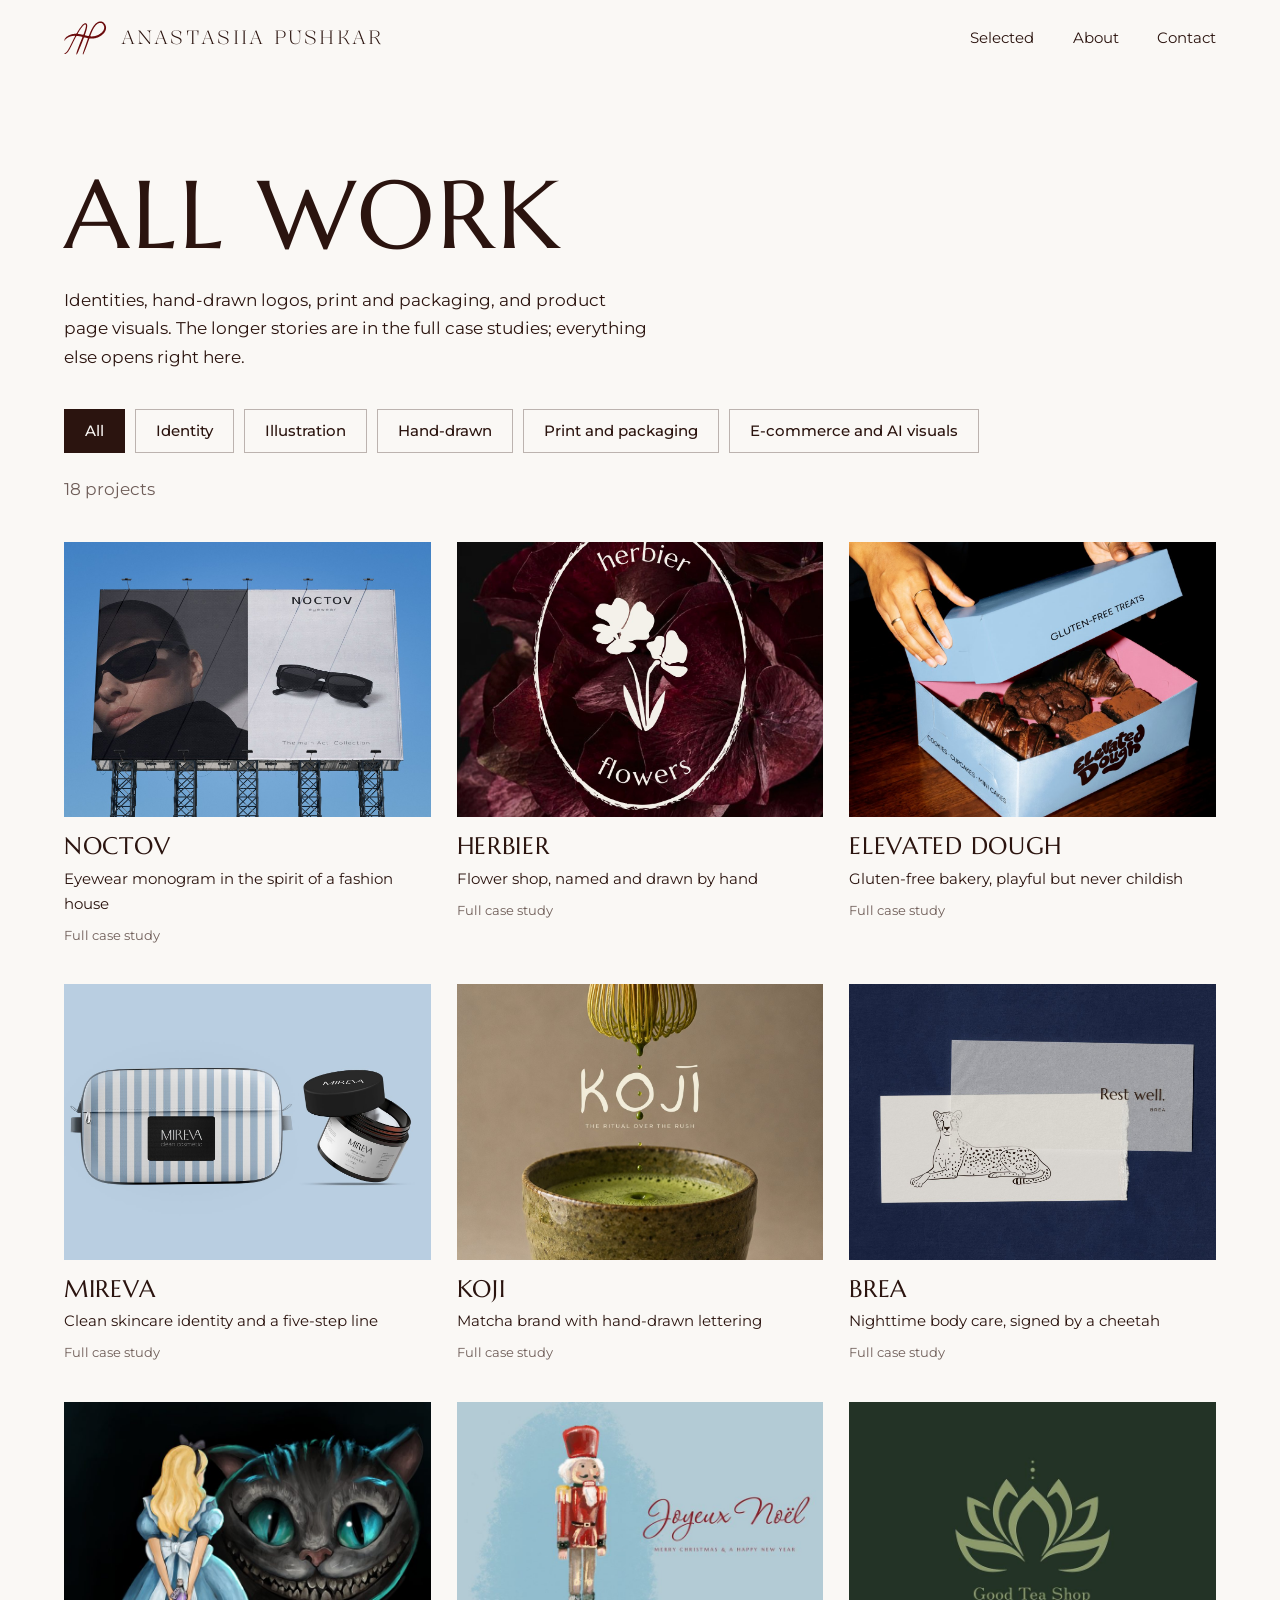
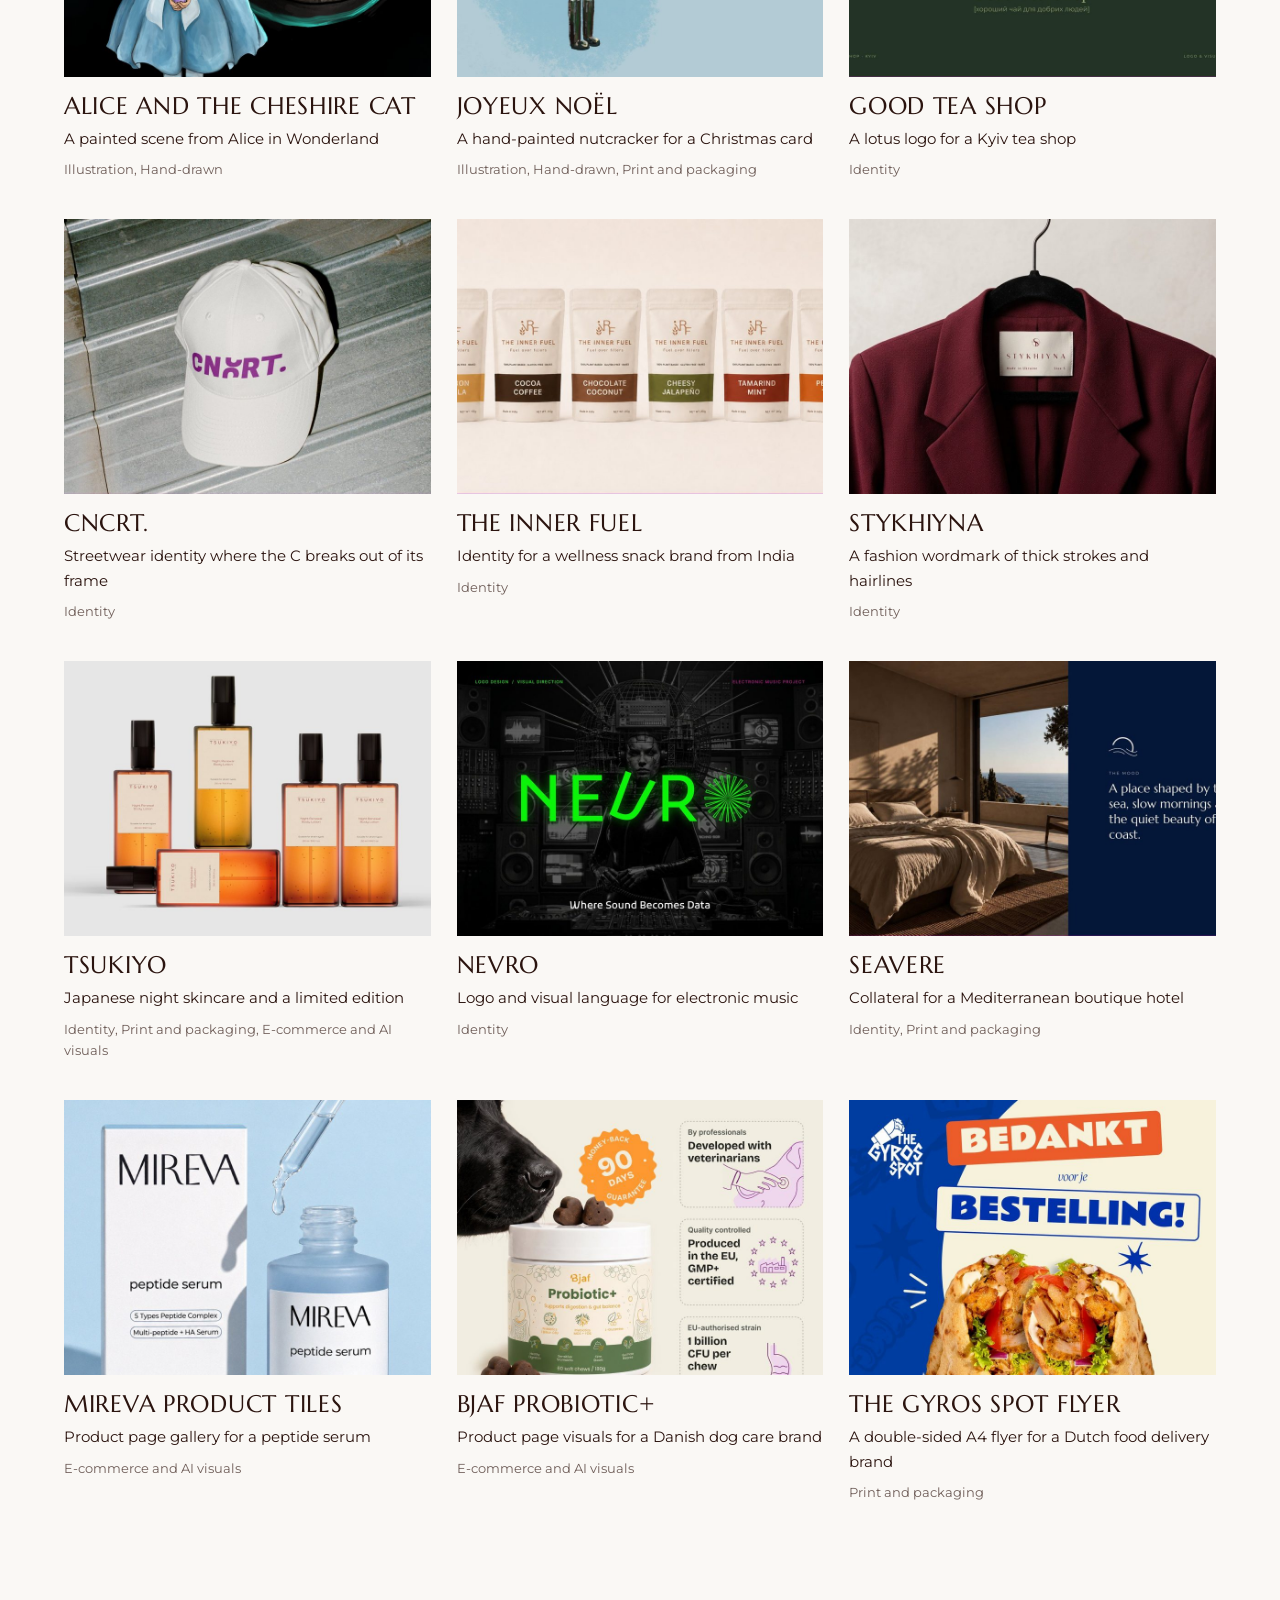
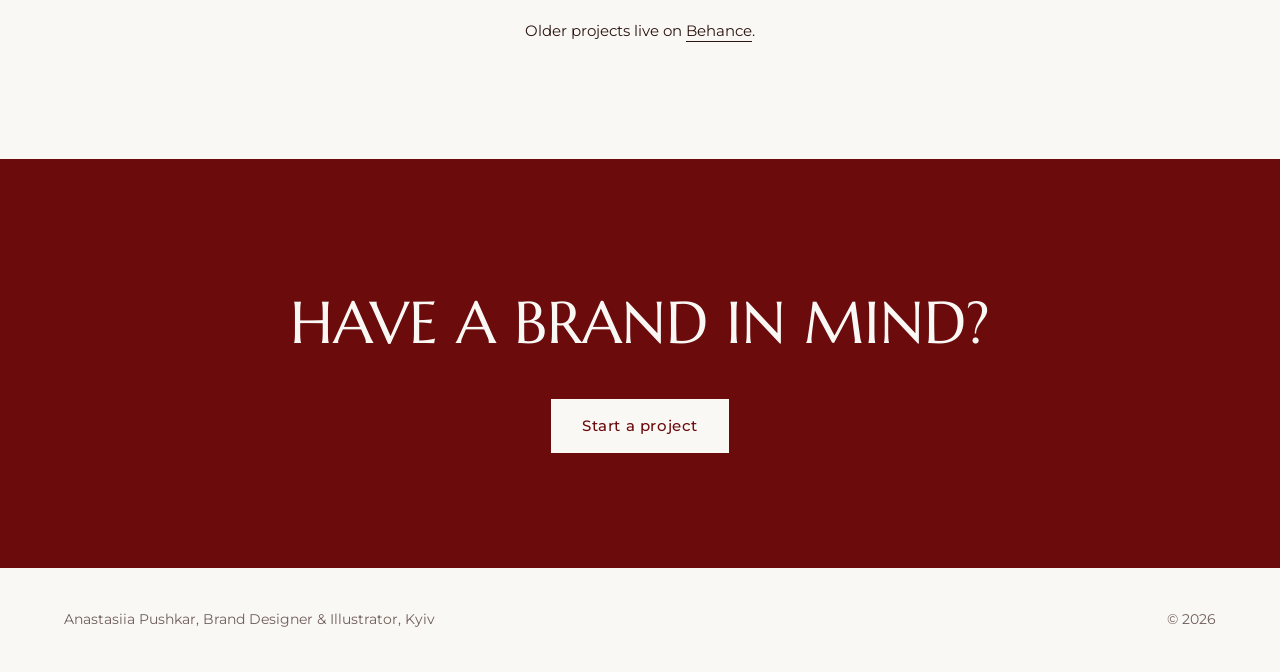
<file: all-work.html>
<!DOCTYPE html>
<html lang="en">
<head>
<meta charset="utf-8">
<meta name="viewport" content="width=device-width, initial-scale=1">
<title>All work · Anastasiia Pushkar</title>
<meta name="description" content="All projects by Anastasiia Pushkar: brand identities, hand-drawn logos, print and packaging, product page visuals.">
<link rel="icon" type="image/svg+xml" href="img/ap-monogram.svg">
<link rel="preconnect" href="https://fonts.googleapis.com">
<link rel="preconnect" href="https://fonts.gstatic.com" crossorigin>
<link href="https://fonts.googleapis.com/css2?family=Kalnia:wght@300;400&family=Marcellus&family=Montserrat:wght@400;500&display=swap" rel="stylesheet">
<style>
:root{--paper:#FAF8F5;--ink:#2B140F;--ink-soft:#6F5E59;--burgundy:#6B0B0C;--fog:#A9B9CB;--fog-soft:#E4EAF0;--pad:clamp(20px,5vw,80px);--max:1440px}
*{box-sizing:border-box;margin:0;padding:0}
body{background:var(--paper);color:var(--ink);font-family:"Montserrat",sans-serif;font-size:17px;line-height:1.65;-webkit-font-smoothing:antialiased}
img{display:block;width:100%;height:auto}
a{color:inherit;text-decoration:none}
button{font:inherit;color:inherit;background:none;border:0;cursor:pointer}
:focus-visible{outline:2px solid var(--burgundy);outline-offset:4px}
.wrap{max-width:var(--max);margin:0 auto;padding:0 var(--pad)}
header{position:sticky;top:0;z-index:10;background:rgba(250,248,245,.92);backdrop-filter:blur(8px)}
nav{display:flex;align-items:center;justify-content:space-between;height:76px}
.logo{display:inline-flex;align-items:center;gap:14px;font-family:"Kalnia",serif;font-weight:300;font-size:19px;letter-spacing:.12em;text-transform:uppercase}
.mark{height:34px;width:auto;color:var(--burgundy);flex:none}
.links{display:flex;gap:clamp(18px,3vw,44px);list-style:none;font-size:15px}
.links a:hover{color:var(--burgundy)}
.intro{padding-top:clamp(48px,7vw,110px);padding-bottom:clamp(28px,3vw,44px)}
.intro h1{font-family:"Marcellus",serif;font-weight:400;text-transform:uppercase;letter-spacing:.03em;line-height:1.02;font-size:clamp(48px,7.5vw,116px)}
.intro p{font-size:clamp(17px,1.35vw,20px);max-width:34em;margin-top:22px}
.filters{display:flex;flex-wrap:wrap;gap:10px;margin-top:clamp(28px,3vw,44px)}
.fl{height:44px;padding:0 20px;border:1px solid rgba(43,20,15,.3);font-size:15px;font-weight:500;transition:background .2s,color .2s,border-color .2s}
.fl:hover{border-color:var(--ink)}
.fl[aria-pressed="true"]{background:var(--ink);color:var(--paper);border-color:var(--ink)}
.count{font-size:14px;color:var(--ink-soft);margin-top:14px}
.grid{list-style:none;display:grid;grid-template-columns:repeat(3,1fr);gap:clamp(28px,3vw,48px) clamp(16px,2vw,32px);padding-bottom:clamp(80px,9vw,140px)}
.card[hidden]{display:none}
.card figure{aspect-ratio:4/3;overflow:hidden;background:var(--fog-soft)}
.card figure img{height:100%;object-fit:cover;transition:transform .6s ease}
.card a:hover figure img{transform:scale(1.03)}
.card .meta{margin-top:16px}
.card h2{font-family:"Marcellus",serif;font-weight:400;font-size:24px;text-transform:uppercase;letter-spacing:.03em;line-height:1.15}
.card p{font-size:15px;margin-top:6px}
.card .kind{display:block;font-size:13px;color:var(--ink-soft);margin-top:8px}
.card a:hover h2{color:var(--burgundy)}
.behance{text-align:center;padding-bottom:clamp(80px,9vw,140px);font-size:15px}
.behance a{text-decoration:underline;text-underline-offset:5px}
.cta{background:var(--burgundy);color:var(--paper);text-align:center;padding:clamp(70px,9vw,130px) var(--pad)}
.cta h2{font-family:"Marcellus",serif;font-weight:400;text-transform:uppercase;font-size:clamp(34px,4.6vw,68px);margin-bottom:28px}
.btn{display:inline-flex;align-items:center;height:54px;padding:0 30px;font-size:15px;font-weight:500;letter-spacing:.04em;background:var(--paper);color:var(--burgundy);border:1px solid var(--paper);transition:background .3s,color .3s}
.btn:hover{background:transparent;color:var(--paper)}
footer{padding:40px 0;font-size:14px;color:var(--ink-soft)}
.foot{display:flex;justify-content:space-between;flex-wrap:wrap;gap:16px}
/* project viewer */
dialog{border:0;padding:0;width:100%;max-width:100%;height:100%;max-height:100%;background:var(--paper);color:var(--ink)}
dialog::backdrop{background:rgba(43,20,15,.4)}
.v-bar{position:sticky;top:0;z-index:2;background:rgba(250,248,245,.94);backdrop-filter:blur(8px)}
.v-bar .wrap{display:flex;align-items:center;justify-content:space-between;height:68px;gap:16px}
.v-bar .crumb{font-size:14px;color:var(--ink-soft);white-space:nowrap;overflow:hidden;text-overflow:ellipsis}
.v-nav{display:flex;gap:6px;align-items:center}
.v-nav button{height:40px;padding:0 14px;font-size:14px;text-decoration:underline;text-underline-offset:5px}
.v-nav button:hover{color:var(--burgundy)}
.v-nav .close{border:1px solid var(--ink);text-decoration:none;padding:0 18px}
.v-head{display:grid;grid-template-columns:1.1fr .9fr;gap:clamp(28px,5vw,90px);padding-top:clamp(36px,5vw,72px);padding-bottom:clamp(36px,4vw,60px)}
.v-head h2{font-family:"Marcellus",serif;font-weight:400;text-transform:uppercase;letter-spacing:.03em;line-height:1.02;font-size:clamp(40px,6vw,88px)}
.v-head .line{font-size:clamp(18px,1.5vw,22px);margin-top:16px;max-width:26em}
.v-head dl{display:grid;gap:14px;margin-bottom:22px}
.v-head dt{font-size:13px;color:var(--ink-soft)}
.v-head dd{font-size:16px}
.v-idea{display:grid;grid-template-columns:.8fr 1.2fr;gap:clamp(24px,4vw,64px);align-items:center;background:var(--fog-soft);padding:clamp(28px,4vw,64px);margin-bottom:clamp(16px,2vw,32px)}
.v-idea h3{font-family:"Marcellus",serif;font-weight:400;font-size:clamp(26px,2.6vw,38px);text-transform:uppercase;letter-spacing:.04em;margin-bottom:14px}
.v-idea p{font-family:"Marcellus",serif;font-size:clamp(19px,1.6vw,24px);line-height:1.4;color:var(--burgundy)}
.v-gal{display:grid;grid-template-columns:1fr 1fr;gap:clamp(16px,2vw,32px);padding-bottom:clamp(60px,7vw,110px)}
.v-gal figure.full{grid-column:1/-1}
.v-gal figcaption{font-size:14px;color:var(--ink-soft);margin-top:10px}
.v-video{max-width:480px;margin:0 auto clamp(60px,7vw,110px);text-align:center}
.v-video h3{font-family:"Marcellus",serif;font-weight:400;font-size:clamp(26px,2.6vw,38px);text-transform:uppercase;letter-spacing:.04em}
.v-video p{font-size:15px;color:var(--ink-soft);margin:8px 0 22px}
.v-reel{position:relative;display:block;max-width:420px;margin:0 auto;overflow:hidden}
.v-reel img{transition:transform .6s ease}
.v-reel:hover img{transform:scale(1.03)}
.v-play{position:absolute;left:50%;top:50%;transform:translate(-50%,-50%);background:var(--paper);color:var(--ink);font-size:15px;font-weight:500;padding:14px 26px;white-space:nowrap}
.v-reel:hover .v-play{background:var(--burgundy);color:var(--paper)}
.v-gal figure.full img{max-height:90vh;width:auto;max-width:100%;margin:0 auto}
.v-next{display:block;text-align:center;padding-bottom:clamp(70px,8vw,120px)}
.v-next small{font-size:14px;color:var(--ink-soft)}
.v-next strong{display:block;font-family:"Marcellus",serif;font-weight:400;text-transform:uppercase;font-size:clamp(36px,5.5vw,84px);line-height:1.05;margin-top:8px}
.v-next:hover strong{color:var(--burgundy)}
@media (max-width:980px){.grid{grid-template-columns:1fr 1fr}.v-head,.v-idea{grid-template-columns:1fr}}
@media (max-width:620px){.grid{grid-template-columns:1fr}.v-gal{grid-template-columns:1fr}.logo span{display:none}.links{gap:16px}.v-nav .prev,.v-nav .nxt{display:none}}
@media (prefers-reduced-motion:reduce){*{transition:none!important}}
</style>
</head>
<body>
<header><nav class="wrap" aria-label="Main"><a class="logo" href="./" aria-label="Anastasiia Pushkar, home"><svg class="mark" viewBox="24 19 367 293" aria-hidden="true"><path fill="currentColor" d="M335.50 22.97C334.90 23.03 333.50 23.13 332.51 23.26C331.52 23.39 330.54 23.56 329.56 23.76C328.58 23.97 327.61 24.21 326.64 24.48C325.68 24.75 324.73 25.05 323.78 25.38C322.84 25.70 321.90 26.05 320.97 26.42C320.04 26.79 319.12 27.19 318.22 27.61C317.31 28.03 316.41 28.47 315.52 28.93C314.63 29.39 313.75 29.86 312.88 30.36C312.01 30.85 311.15 31.36 310.30 31.88C309.45 32.41 308.61 32.95 307.78 33.51C306.95 34.07 306.13 34.64 305.32 35.23C304.51 35.81 303.71 36.41 302.92 37.02C302.13 37.63 301.34 38.25 300.57 38.89C299.80 39.52 299.03 40.17 298.28 40.82C297.52 41.48 296.78 42.15 296.05 42.83C295.31 43.51 294.59 44.20 293.88 44.90C293.16 45.60 292.45 46.30 291.75 47.02C291.05 47.73 290.35 48.45 289.67 49.18C288.99 49.91 288.32 50.65 287.65 51.40C286.99 52.15 286.34 52.90 285.69 53.67C285.04 54.43 284.40 55.20 283.77 55.98C283.14 56.75 282.52 57.54 281.91 58.32C281.29 59.11 280.69 59.91 280.09 60.72C279.50 61.52 278.91 62.33 278.33 63.14C277.75 63.95 277.17 64.77 276.61 65.60C276.04 66.42 275.48 67.25 274.93 68.08C274.38 68.92 273.84 69.76 273.30 70.60C272.76 71.45 272.23 72.29 271.71 73.15C271.19 74.00 270.67 74.85 270.16 75.71C269.64 76.57 269.13 77.43 268.63 78.30C268.13 79.16 267.64 80.03 267.15 80.90C266.66 81.77 266.17 82.65 265.69 83.53C265.21 84.40 264.74 85.28 264.27 86.17C263.80 87.05 263.34 87.94 262.88 88.83C262.42 89.72 261.98 90.61 261.53 91.51C261.08 92.40 260.63 93.29 260.19 94.19C259.75 95.09 259.31 95.99 258.88 96.89C258.45 97.79 258.03 98.70 257.60 99.60C257.18 100.51 256.75 101.41 256.33 102.32C255.92 103.23 255.50 104.14 255.09 105.05C254.68 105.96 254.27 106.88 253.87 107.79C253.47 108.71 253.07 109.63 252.67 110.54C252.28 111.46 251.88 112.38 251.49 113.30C251.10 114.22 250.71 115.14 250.32 116.06C249.94 116.99 249.55 117.91 249.17 118.83C248.79 119.76 248.40 120.68 248.02 121.61C247.64 122.53 247.27 123.46 246.90 124.39C246.52 125.31 246.15 126.24 245.78 127.17C245.40 128.10 245.04 129.03 244.67 129.96C244.30 130.89 243.94 131.82 243.57 132.75C243.21 133.68 242.85 134.62 242.49 135.55C242.13 136.48 241.77 137.42 241.42 138.35C241.06 139.28 240.71 140.22 240.35 141.15C239.99 142.09 239.68 143.04 239.26 143.95C238.84 144.85 238.48 145.85 237.85 146.59C237.22 147.32 236.37 148.04 235.48 148.35C234.59 148.66 233.49 148.52 232.51 148.45C231.52 148.38 230.54 148.11 229.55 147.93C228.57 147.75 227.59 147.54 226.61 147.35C225.63 147.15 224.65 146.95 223.67 146.74C222.69 146.54 221.71 146.33 220.74 146.11C219.76 145.90 218.78 145.68 217.81 145.46C216.83 145.24 215.86 145.01 214.89 144.79C213.91 144.56 212.94 144.33 211.97 144.10C210.99 143.86 210.01 143.68 209.05 143.38C208.10 143.09 206.99 142.91 206.25 142.34C205.51 141.77 204.81 140.86 204.59 139.97C204.37 139.08 204.72 137.98 204.93 137.01C205.14 136.04 205.54 135.11 205.86 134.16C206.17 133.21 206.51 132.27 206.83 131.32C207.15 130.38 207.48 129.43 207.80 128.48C208.12 127.53 208.43 126.58 208.75 125.64C209.06 124.69 209.38 123.74 209.69 122.79C210.01 121.84 210.33 120.89 210.64 119.94C210.96 118.99 211.27 118.04 211.58 117.09C211.88 116.14 212.18 115.19 212.48 114.23C212.78 113.28 213.08 112.32 213.37 111.37C213.67 110.41 213.96 109.46 214.25 108.50C214.54 107.54 214.83 106.59 215.12 105.63C215.40 104.67 215.68 103.71 215.96 102.75C216.24 101.79 216.51 100.83 216.78 99.86C217.05 98.90 217.32 97.94 217.59 96.97C217.85 96.01 218.11 95.04 218.36 94.08C218.62 93.11 218.87 92.14 219.11 91.17C219.36 90.20 219.59 89.23 219.82 88.26C220.06 87.28 220.29 86.31 220.51 85.34C220.74 84.36 220.95 83.38 221.16 82.41C221.37 81.43 221.58 80.45 221.77 79.47C221.96 78.49 222.14 77.50 222.32 76.52C222.49 75.53 222.66 74.55 222.81 73.56C222.97 72.57 223.10 71.58 223.23 70.59C223.35 69.60 223.46 68.60 223.57 67.61C223.68 66.62 223.79 65.62 223.87 64.62C223.95 63.63 224.03 62.63 224.05 61.63C224.08 60.63 224.06 59.63 224.01 58.63C223.96 57.63 223.86 56.64 223.74 55.64C223.62 54.65 223.48 53.66 223.28 52.68C223.09 51.70 222.87 50.72 222.58 49.77C222.28 48.81 221.94 47.87 221.51 46.96C221.09 46.06 220.61 45.17 220.05 44.35C219.48 43.53 218.85 42.73 218.15 42.03C217.45 41.33 216.66 40.67 215.82 40.15C214.99 39.62 214.06 39.17 213.12 38.87C212.18 38.57 211.17 38.42 210.17 38.33C209.18 38.24 208.17 38.26 207.18 38.34C206.18 38.42 205.19 38.58 204.22 38.81C203.25 39.05 202.30 39.38 201.37 39.75C200.44 40.12 199.54 40.55 198.65 41.01C197.77 41.48 196.90 41.98 196.05 42.51C195.21 43.04 194.38 43.61 193.57 44.19C192.76 44.77 191.96 45.38 191.18 46.01C190.40 46.63 189.63 47.27 188.87 47.92C188.11 48.57 187.37 49.24 186.63 49.91C185.89 50.59 185.17 51.28 184.45 51.98C183.73 52.67 183.03 53.38 182.33 54.10C181.64 54.82 180.95 55.55 180.27 56.28C179.59 57.01 178.91 57.75 178.25 58.49C177.58 59.24 176.92 59.99 176.27 60.75C175.61 61.51 174.97 62.27 174.33 63.04C173.68 63.80 173.05 64.57 172.42 65.35C171.79 66.12 171.16 66.91 170.54 67.69C169.92 68.47 169.30 69.26 168.69 70.05C168.07 70.84 167.47 71.63 166.86 72.43C166.26 73.23 165.66 74.03 165.07 74.84C164.47 75.64 163.89 76.45 163.30 77.26C162.71 78.07 162.13 78.88 161.55 79.69C160.97 80.51 160.39 81.32 159.82 82.14C159.24 82.96 158.67 83.78 158.10 84.61C157.53 85.43 156.97 86.25 156.40 87.08C155.84 87.90 155.28 88.73 154.72 89.56C154.16 90.39 153.60 91.22 153.05 92.05C152.50 92.89 151.94 93.72 151.40 94.56C150.85 95.39 150.31 96.24 149.77 97.08C149.23 97.92 148.69 98.76 148.16 99.61C147.62 100.45 147.08 101.29 146.55 102.14C146.01 102.98 145.48 103.83 144.96 104.68C144.43 105.53 143.91 106.38 143.38 107.24C142.86 108.09 142.34 108.94 141.82 109.80C141.30 110.65 140.79 111.51 140.27 112.36C139.75 113.22 139.24 114.08 138.72 114.94C138.21 115.79 137.70 116.65 137.19 117.52C136.68 118.38 136.18 119.24 135.67 120.10C135.17 120.96 134.67 121.83 134.16 122.70C133.65 123.56 133.19 124.45 132.61 125.26C132.04 126.07 131.46 126.94 130.71 127.57C129.96 128.20 129.04 128.71 128.11 129.03C127.19 129.34 126.15 129.38 125.15 129.46C124.16 129.53 123.15 129.49 122.15 129.50C121.15 129.52 120.15 129.52 119.15 129.54C118.15 129.57 117.16 129.61 116.16 129.65C115.16 129.69 114.16 129.73 113.16 129.78C112.16 129.83 111.16 129.89 110.17 129.97C109.17 130.06 108.17 130.16 107.18 130.28C106.19 130.40 105.20 130.53 104.21 130.67C103.22 130.81 102.23 130.96 101.24 131.11C100.25 131.27 99.27 131.44 98.28 131.62C97.30 131.81 96.32 132.00 95.34 132.21C94.36 132.42 93.39 132.65 92.42 132.89C91.45 133.14 90.48 133.40 89.52 133.67C88.56 133.95 87.61 134.24 86.65 134.55C85.70 134.85 84.75 135.17 83.81 135.51C82.87 135.84 81.93 136.19 81.00 136.55C80.07 136.92 79.14 137.29 78.22 137.68C77.30 138.06 76.38 138.46 75.46 138.86C74.55 139.26 73.64 139.68 72.73 140.10C71.82 140.51 70.91 140.94 70.01 141.37C69.11 141.80 68.21 142.24 67.32 142.69C66.43 143.14 65.54 143.60 64.65 144.06C63.77 144.53 62.89 145.00 62.01 145.48C61.13 145.96 60.26 146.45 59.39 146.94C58.52 147.44 57.66 147.95 56.80 148.46C55.95 148.98 55.10 149.51 54.26 150.05C53.42 150.59 52.58 151.14 51.75 151.70C50.93 152.27 50.10 152.84 49.29 153.42C48.48 154.00 47.68 154.60 46.89 155.21C46.09 155.82 45.31 156.44 44.54 157.08C43.77 157.72 43.01 158.37 42.26 159.04C41.52 159.70 40.79 160.39 40.08 161.09C39.36 161.79 38.66 162.50 37.97 163.22C37.28 163.95 36.61 164.69 35.95 165.45C35.30 166.21 34.67 166.98 34.07 167.78C33.47 168.58 32.89 169.39 32.35 170.23C31.81 171.08 31.29 171.94 30.84 172.82C30.38 173.71 29.96 174.63 29.61 175.56C29.26 176.50 28.96 177.46 28.74 178.43C28.53 179.40 28.40 180.40 28.32 181.40C28.25 182.39 28.23 183.40 28.31 184.40C28.38 185.39 28.38 186.49 28.75 187.36C29.13 188.22 29.96 189.56 30.55 189.56C31.13 189.56 31.83 188.21 32.24 187.35C32.64 186.50 32.66 185.39 32.97 184.45C33.29 183.50 33.65 182.56 34.12 181.68C34.58 180.80 35.15 179.97 35.75 179.17C36.35 178.37 37.02 177.62 37.70 176.89C38.38 176.16 39.10 175.46 39.84 174.78C40.57 174.10 41.33 173.45 42.10 172.82C42.87 172.18 43.67 171.57 44.47 170.97C45.27 170.38 46.08 169.79 46.91 169.22C47.73 168.65 48.56 168.10 49.39 167.55C50.23 167.00 51.08 166.46 51.92 165.93C52.77 165.41 53.63 164.89 54.49 164.37C55.34 163.86 56.21 163.36 57.08 162.86C57.94 162.37 58.82 161.88 59.70 161.40C60.57 160.92 61.45 160.44 62.34 159.97C63.22 159.51 64.11 159.05 65.00 158.60C65.89 158.15 66.79 157.70 67.69 157.27C68.59 156.84 69.50 156.41 70.41 155.99C71.32 155.58 72.23 155.18 73.15 154.79C74.07 154.39 75.00 154.01 75.93 153.64C76.85 153.27 77.79 152.91 78.73 152.57C79.67 152.23 80.61 151.90 81.56 151.59C82.51 151.28 83.47 150.99 84.44 150.73C85.40 150.46 86.37 150.21 87.34 149.98C88.31 149.75 89.29 149.54 90.27 149.34C91.25 149.14 92.24 148.97 93.22 148.80C94.21 148.63 95.20 148.48 96.19 148.33C97.17 148.19 98.17 148.05 99.16 147.93C100.15 147.81 101.15 147.72 102.14 147.63C103.14 147.54 104.14 147.46 105.13 147.38C106.13 147.31 107.13 147.23 108.12 147.16C109.12 147.10 110.12 147.03 111.12 146.98C112.12 146.94 113.12 146.86 114.12 146.89C115.11 146.92 116.32 146.75 117.10 147.16C117.87 147.57 118.65 148.50 118.77 149.34C118.89 150.17 118.21 151.25 117.82 152.17C117.44 153.08 116.91 153.94 116.45 154.83C115.99 155.72 115.52 156.60 115.06 157.49C114.59 158.37 114.13 159.26 113.67 160.15C113.20 161.03 112.75 161.92 112.29 162.81C111.83 163.70 111.37 164.59 110.91 165.48C110.46 166.37 110.00 167.26 109.54 168.15C109.09 169.04 108.63 169.93 108.18 170.82C107.73 171.72 107.29 172.61 106.84 173.50C106.39 174.40 105.94 175.29 105.49 176.18C105.04 177.07 104.58 177.96 104.13 178.86C103.68 179.75 103.25 180.65 102.80 181.55C102.36 182.45 101.92 183.34 101.47 184.24C101.03 185.13 100.58 186.03 100.13 186.92C99.69 187.82 99.24 188.71 98.79 189.61C98.35 190.50 97.91 191.40 97.47 192.30C97.03 193.19 96.59 194.09 96.15 194.99C95.72 195.89 95.28 196.79 94.84 197.69C94.40 198.59 93.96 199.49 93.52 200.39C93.09 201.29 92.65 202.18 92.21 203.08C91.77 203.98 91.33 204.88 90.89 205.78C90.45 206.67 90.00 207.57 89.56 208.47C89.12 209.37 88.69 210.27 88.25 211.16C87.81 212.06 87.37 212.96 86.93 213.86C86.49 214.76 86.06 215.66 85.62 216.56C85.18 217.46 84.74 218.35 84.30 219.25C83.86 220.15 83.43 221.05 82.98 221.95C82.54 222.85 82.10 223.74 81.65 224.64C81.21 225.53 80.77 226.43 80.33 227.33C79.89 228.23 79.45 229.12 79.00 230.02C78.55 230.91 78.08 231.80 77.63 232.69C77.18 233.58 76.73 234.48 76.28 235.37C75.84 236.26 75.39 237.16 74.94 238.05C74.49 238.94 74.03 239.83 73.57 240.72C73.11 241.61 72.65 242.50 72.19 243.38C71.73 244.27 71.26 245.16 70.80 246.04C70.33 246.93 69.87 247.81 69.40 248.69C68.93 249.58 68.46 250.46 67.98 251.34C67.51 252.22 67.03 253.10 66.55 253.97C66.07 254.85 65.58 255.73 65.09 256.60C64.61 257.47 64.11 258.34 63.62 259.21C63.12 260.08 62.62 260.94 62.12 261.81C61.61 262.67 61.11 263.53 60.60 264.39C60.09 265.25 59.57 266.11 59.05 266.96C58.53 267.82 58.00 268.66 57.46 269.51C56.92 270.35 56.38 271.19 55.84 272.03C55.29 272.87 54.74 273.70 54.17 274.53C53.61 275.35 53.04 276.18 52.46 276.99C51.88 277.81 51.29 278.61 50.69 279.41C50.09 280.21 49.48 281.01 48.86 281.79C48.24 282.57 47.60 283.34 46.95 284.11C46.31 284.87 45.65 285.62 44.97 286.35C44.29 287.09 43.60 287.81 42.88 288.51C42.17 289.21 41.44 289.89 40.67 290.54C39.91 291.19 39.13 291.82 38.31 292.39C37.49 292.96 36.64 293.49 35.77 293.97C34.89 294.45 33.94 294.79 33.06 295.25C32.18 295.72 31.24 296.15 30.49 296.79C29.73 297.42 28.99 298.20 28.55 299.06C28.10 299.91 27.60 301.11 27.83 301.90C28.05 302.70 29.07 303.49 29.91 303.84C30.75 304.19 31.90 304.08 32.89 304.00C33.87 303.93 34.86 303.66 35.82 303.38C36.77 303.09 37.71 302.73 38.62 302.32C39.53 301.91 40.42 301.45 41.29 300.94C42.15 300.44 42.98 299.88 43.80 299.30C44.61 298.72 45.39 298.10 46.16 297.46C46.93 296.82 47.68 296.15 48.41 295.47C49.14 294.79 49.85 294.08 50.54 293.36C51.24 292.65 51.92 291.91 52.58 291.16C53.25 290.42 53.90 289.66 54.54 288.89C55.19 288.13 55.82 287.35 56.44 286.57C57.06 285.78 57.66 284.98 58.26 284.18C58.86 283.38 59.44 282.57 60.02 281.75C60.60 280.94 61.17 280.12 61.74 279.29C62.30 278.47 62.86 277.64 63.42 276.81C63.97 275.98 64.52 275.14 65.06 274.30C65.61 273.46 66.14 272.62 66.67 271.77C67.19 270.92 67.71 270.06 68.23 269.20C68.74 268.35 69.25 267.49 69.76 266.63C70.27 265.77 70.78 264.90 71.28 264.04C71.79 263.18 72.29 262.31 72.78 261.44C73.28 260.57 73.77 259.70 74.26 258.83C74.74 257.96 75.23 257.08 75.70 256.20C76.18 255.32 76.66 254.44 77.13 253.56C77.61 252.68 78.08 251.80 78.56 250.92C79.03 250.04 79.50 249.16 79.97 248.28C80.44 247.39 80.89 246.50 81.36 245.62C81.82 244.73 82.27 243.84 82.73 242.95C83.19 242.06 83.66 241.18 84.11 240.29C84.57 239.40 85.02 238.50 85.47 237.61C85.92 236.72 86.37 235.82 86.82 234.93C87.27 234.04 87.73 233.15 88.19 232.26C88.64 231.37 89.10 230.48 89.54 229.59C89.99 228.69 90.42 227.79 90.86 226.89C91.30 225.99 91.74 225.09 92.18 224.20C92.63 223.30 93.08 222.41 93.52 221.51C93.97 220.62 94.42 219.72 94.86 218.83C95.30 217.93 95.74 217.03 96.18 216.13C96.62 215.24 97.06 214.34 97.50 213.44C97.94 212.54 98.38 211.64 98.82 210.74C99.26 209.85 99.69 208.95 100.13 208.05C100.57 207.15 101.00 206.25 101.44 205.35C101.88 204.45 102.32 203.55 102.77 202.66C103.21 201.76 103.66 200.87 104.11 199.97C104.55 199.08 104.99 198.18 105.43 197.28C105.87 196.38 106.31 195.48 106.75 194.59C107.19 193.69 107.63 192.79 108.07 191.90C108.52 191.00 108.95 190.10 109.39 189.20C109.83 188.30 110.27 187.40 110.72 186.51C111.16 185.61 111.61 184.72 112.06 183.82C112.50 182.93 112.95 182.04 113.40 181.14C113.85 180.25 114.29 179.35 114.74 178.46C115.19 177.56 115.63 176.67 116.08 175.78C116.53 174.88 116.99 173.99 117.44 173.10C117.90 172.21 118.36 171.32 118.82 170.43C119.27 169.54 119.73 168.66 120.19 167.77C120.65 166.88 121.10 165.99 121.56 165.10C122.02 164.21 122.48 163.32 122.94 162.43C123.40 161.55 123.86 160.66 124.32 159.77C124.78 158.88 125.24 158.00 125.71 157.11C126.17 156.23 126.64 155.34 127.11 154.46C127.58 153.58 128.02 152.67 128.55 151.83C129.08 150.98 129.57 150.04 130.28 149.39C131.00 148.73 131.91 148.17 132.83 147.89C133.76 147.61 134.82 147.69 135.82 147.69C136.81 147.69 137.81 147.81 138.81 147.90C139.81 147.99 140.80 148.12 141.79 148.23C142.78 148.35 143.78 148.47 144.77 148.59C145.76 148.72 146.75 148.84 147.75 148.98C148.74 149.11 149.73 149.26 150.71 149.41C151.70 149.56 152.69 149.72 153.68 149.88C154.66 150.04 155.65 150.20 156.64 150.37C157.62 150.55 158.61 150.72 159.59 150.90C160.57 151.08 161.56 151.27 162.54 151.46C163.52 151.65 164.50 151.85 165.48 152.05C166.46 152.25 167.44 152.46 168.41 152.67C169.39 152.88 170.37 153.09 171.35 153.30C172.32 153.52 173.30 153.74 174.27 153.96C175.25 154.19 176.23 154.38 177.19 154.65C178.15 154.93 179.23 155.10 180.03 155.62C180.82 156.14 181.69 156.94 181.96 157.79C182.23 158.64 181.88 159.77 181.65 160.73C181.41 161.69 180.94 162.60 180.57 163.53C180.21 164.46 179.82 165.38 179.45 166.31C179.08 167.24 178.71 168.17 178.34 169.10C177.96 170.03 177.59 170.95 177.21 171.88C176.84 172.81 176.46 173.73 176.09 174.66C175.71 175.59 175.33 176.51 174.95 177.44C174.57 178.36 174.20 179.29 173.82 180.22C173.44 181.14 173.07 182.07 172.69 183.00C172.32 183.92 171.94 184.85 171.56 185.77C171.18 186.70 170.80 187.63 170.43 188.55C170.05 189.48 169.67 190.40 169.29 191.33C168.91 192.25 168.54 193.18 168.16 194.11C167.78 195.03 167.41 195.96 167.03 196.89C166.66 197.81 166.28 198.74 165.91 199.67C165.53 200.59 165.15 201.52 164.78 202.45C164.40 203.37 164.03 204.30 163.66 205.23C163.28 206.16 162.90 207.08 162.53 208.01C162.16 208.94 161.79 209.87 161.42 210.80C161.05 211.73 160.68 212.66 160.31 213.59C159.94 214.52 159.57 215.44 159.20 216.37C158.83 217.30 158.46 218.23 158.09 219.16C157.72 220.09 157.34 221.01 156.98 221.94C156.61 222.87 156.24 223.80 155.87 224.73C155.51 225.66 155.14 226.60 154.78 227.53C154.41 228.46 154.05 229.39 153.69 230.32C153.33 231.26 152.97 232.19 152.62 233.12C152.26 234.06 151.90 234.99 151.55 235.93C151.19 236.86 150.84 237.80 150.48 238.73C150.13 239.67 149.78 240.60 149.43 241.54C149.08 242.48 148.73 243.42 148.39 244.35C148.04 245.29 147.70 246.23 147.36 247.17C147.02 248.11 146.68 249.05 146.34 249.99C146.00 250.94 145.66 251.88 145.32 252.82C144.98 253.76 144.65 254.70 144.31 255.64C143.97 256.58 143.64 257.52 143.30 258.47C142.96 259.41 142.62 260.35 142.29 261.29C141.95 262.23 141.61 263.17 141.27 264.11C140.93 265.05 140.59 265.99 140.26 266.93C139.92 267.88 139.58 268.82 139.25 269.76C138.91 270.70 138.58 271.65 138.26 272.59C137.93 273.54 137.60 274.48 137.28 275.43C136.96 276.38 136.64 277.32 136.33 278.27C136.01 279.22 135.70 280.17 135.40 281.13C135.09 282.08 134.80 283.03 134.51 283.99C134.23 284.95 133.95 285.91 133.69 286.88C133.42 287.84 133.17 288.81 132.92 289.78C132.68 290.75 132.44 291.72 132.22 292.69C132.00 293.67 131.78 294.65 131.59 295.63C131.40 296.61 131.23 297.59 131.07 298.58C130.92 299.57 130.77 300.56 130.67 301.55C130.57 302.55 130.40 303.56 130.47 304.55C130.55 305.53 130.58 306.85 131.12 307.44C131.66 308.03 132.94 308.36 133.70 308.10C134.47 307.84 135.12 306.69 135.69 305.89C136.27 305.09 136.69 304.16 137.17 303.28C137.65 302.40 138.11 301.51 138.57 300.63C139.03 299.74 139.48 298.84 139.92 297.95C140.37 297.05 140.80 296.15 141.23 295.25C141.67 294.35 142.10 293.45 142.52 292.54C142.95 291.64 143.37 290.73 143.78 289.82C144.20 288.91 144.60 288.00 145.01 287.08C145.41 286.17 145.80 285.25 146.20 284.33C146.59 283.41 146.99 282.49 147.38 281.57C147.77 280.65 148.16 279.73 148.54 278.80C148.93 277.88 149.31 276.96 149.69 276.03C150.08 275.11 150.46 274.19 150.84 273.26C151.22 272.34 151.60 271.41 151.99 270.49C152.37 269.57 152.76 268.64 153.15 267.72C153.53 266.80 153.92 265.88 154.31 264.96C154.70 264.04 155.10 263.12 155.49 262.20C155.89 261.28 156.28 260.36 156.68 259.45C157.08 258.53 157.48 257.61 157.88 256.70C158.28 255.78 158.68 254.86 159.08 253.95C159.48 253.03 159.88 252.11 160.28 251.20C160.68 250.28 161.08 249.36 161.48 248.45C161.88 247.53 162.28 246.61 162.67 245.70C163.07 244.78 163.46 243.86 163.85 242.94C164.24 242.02 164.64 241.10 165.03 240.18C165.42 239.25 165.81 238.33 166.19 237.41C166.58 236.49 166.96 235.57 167.34 234.64C167.73 233.72 168.11 232.79 168.49 231.87C168.87 230.94 169.25 230.02 169.63 229.09C170.01 228.17 170.39 227.24 170.76 226.32C171.14 225.39 171.51 224.46 171.89 223.54C172.27 222.61 172.64 221.68 173.02 220.76C173.39 219.83 173.76 218.90 174.14 217.97C174.51 217.04 174.88 216.12 175.25 215.19C175.62 214.26 175.99 213.33 176.36 212.40C176.73 211.47 177.10 210.54 177.46 209.61C177.83 208.68 178.20 207.75 178.57 206.82C178.94 205.89 179.31 204.96 179.67 204.03C180.04 203.10 180.40 202.17 180.77 201.24C181.13 200.31 181.49 199.37 181.86 198.44C182.22 197.51 182.58 196.58 182.95 195.65C183.31 194.72 183.67 193.78 184.03 192.85C184.40 191.92 184.76 190.99 185.12 190.06C185.48 189.12 185.84 188.19 186.20 187.26C186.56 186.32 186.92 185.39 187.28 184.46C187.64 183.52 187.99 182.59 188.35 181.66C188.71 180.72 189.07 179.79 189.43 178.86C189.79 177.92 190.14 176.99 190.50 176.05C190.85 175.12 191.21 174.18 191.56 173.25C191.92 172.31 192.27 171.38 192.62 170.44C192.98 169.51 193.32 168.57 193.68 167.63C194.03 166.70 194.34 165.74 194.75 164.83C195.16 163.92 195.49 162.88 196.13 162.18C196.78 161.48 197.71 160.87 198.62 160.64C199.53 160.40 200.62 160.63 201.60 160.77C202.59 160.90 203.55 161.20 204.53 161.43C205.50 161.66 206.47 161.90 207.44 162.14C208.41 162.38 209.39 162.61 210.36 162.85C211.33 163.08 212.30 163.31 213.28 163.54C214.25 163.77 215.23 163.99 216.20 164.21C217.18 164.43 218.15 164.64 219.13 164.85C220.11 165.07 221.09 165.27 222.07 165.48C223.04 165.68 224.04 165.82 225.00 166.10C225.96 166.37 227.08 166.54 227.81 167.11C228.55 167.68 229.22 168.62 229.41 169.52C229.59 170.41 229.16 171.49 228.92 172.45C228.68 173.42 228.28 174.35 227.95 175.29C227.62 176.24 227.28 177.18 226.96 178.12C226.63 179.07 226.30 180.01 225.97 180.96C225.64 181.90 225.31 182.84 224.98 183.79C224.65 184.73 224.32 185.68 224.00 186.62C223.67 187.57 223.34 188.51 223.01 189.46C222.69 190.40 222.36 191.35 222.03 192.29C221.70 193.24 221.38 194.18 221.05 195.13C220.72 196.07 220.40 197.02 220.07 197.96C219.75 198.91 219.42 199.85 219.10 200.80C218.77 201.74 218.44 202.69 218.12 203.64C217.79 204.58 217.47 205.53 217.14 206.47C216.82 207.42 216.50 208.37 216.17 209.31C215.85 210.26 215.53 211.20 215.20 212.15C214.88 213.10 214.56 214.04 214.24 214.99C213.91 215.94 213.59 216.88 213.26 217.83C212.94 218.77 212.61 219.72 212.29 220.67C211.96 221.61 211.64 222.56 211.31 223.50C210.99 224.45 210.66 225.39 210.34 226.34C210.01 227.28 209.69 228.23 209.36 229.18C209.04 230.12 208.72 231.07 208.39 232.02C208.07 232.96 207.75 233.91 207.42 234.85C207.10 235.80 206.77 236.75 206.45 237.69C206.12 238.64 205.79 239.58 205.47 240.53C205.14 241.47 204.82 242.42 204.49 243.36C204.16 244.31 203.83 245.25 203.51 246.20C203.18 247.14 202.86 248.09 202.53 249.04C202.21 249.98 201.89 250.93 201.57 251.88C201.25 252.82 200.92 253.77 200.59 254.71C200.26 255.66 199.93 256.60 199.60 257.54C199.27 258.49 198.95 259.43 198.62 260.38C198.30 261.33 197.98 262.27 197.65 263.22C197.33 264.17 197.01 265.11 196.68 266.06C196.36 267.00 196.03 267.95 195.71 268.89C195.38 269.84 195.05 270.78 194.73 271.73C194.41 272.68 194.09 273.62 193.77 274.57C193.45 275.52 193.14 276.47 192.82 277.42C192.50 278.37 192.17 279.31 191.85 280.26C191.53 281.21 191.21 282.15 190.90 283.10C190.59 284.05 190.28 285.01 189.98 285.96C189.68 286.91 189.37 287.86 189.07 288.82C188.78 289.77 188.48 290.73 188.19 291.69C187.90 292.64 187.61 293.60 187.34 294.56C187.07 295.52 186.79 296.49 186.55 297.46C186.31 298.43 186.05 299.40 185.88 300.38C185.70 301.36 185.49 302.36 185.48 303.35C185.47 304.34 185.38 305.61 185.84 306.30C186.30 307.00 187.48 307.64 188.26 307.52C189.03 307.39 189.86 306.33 190.47 305.57C191.08 304.81 191.46 303.84 191.92 302.95C192.37 302.06 192.77 301.14 193.19 300.23C193.60 299.32 194.01 298.40 194.41 297.49C194.81 296.57 195.21 295.65 195.61 294.74C196.00 293.82 196.41 292.90 196.80 291.99C197.20 291.07 197.60 290.15 197.99 289.23C198.38 288.31 198.77 287.39 199.16 286.47C199.55 285.55 199.94 284.63 200.32 283.70C200.71 282.78 201.10 281.86 201.48 280.94C201.87 280.01 202.25 279.09 202.63 278.17C203.01 277.24 203.39 276.32 203.77 275.39C204.15 274.47 204.53 273.54 204.91 272.62C205.29 271.69 205.67 270.77 206.05 269.84C206.43 268.91 206.80 267.99 207.17 267.06C207.55 266.13 207.91 265.20 208.28 264.27C208.65 263.34 209.02 262.41 209.39 261.48C209.75 260.55 210.12 259.62 210.49 258.69C210.85 257.76 211.22 256.83 211.58 255.90C211.94 254.96 212.30 254.03 212.66 253.10C213.02 252.17 213.39 251.23 213.75 250.30C214.11 249.37 214.47 248.44 214.82 247.50C215.18 246.57 215.53 245.63 215.89 244.70C216.24 243.76 216.60 242.83 216.95 241.89C217.30 240.95 217.65 240.02 218.00 239.08C218.35 238.14 218.70 237.21 219.04 236.27C219.39 235.33 219.74 234.39 220.09 233.45C220.43 232.52 220.78 231.58 221.12 230.64C221.47 229.70 221.81 228.76 222.15 227.82C222.50 226.88 222.84 225.94 223.18 225.00C223.52 224.06 223.86 223.12 224.20 222.18C224.54 221.24 224.88 220.30 225.22 219.36C225.56 218.42 225.89 217.48 226.23 216.54C226.56 215.59 226.90 214.65 227.23 213.71C227.57 212.77 227.90 211.82 228.24 210.88C228.57 209.94 228.91 209.00 229.24 208.05C229.57 207.11 229.91 206.17 230.24 205.23C230.58 204.28 230.91 203.34 231.25 202.40C231.58 201.46 231.91 200.51 232.24 199.57C232.57 198.62 232.89 197.68 233.22 196.73C233.55 195.79 233.89 194.85 234.22 193.90C234.55 192.96 234.88 192.02 235.21 191.07C235.54 190.13 235.87 189.19 236.20 188.24C236.54 187.30 236.87 186.36 237.20 185.41C237.53 184.47 237.86 183.52 238.19 182.58C238.52 181.64 238.85 180.69 239.18 179.75C239.51 178.80 239.83 177.86 240.17 176.92C240.50 175.97 240.79 175.01 241.19 174.09C241.58 173.18 241.92 172.15 242.55 171.43C243.18 170.72 244.08 170.09 244.99 169.79C245.89 169.49 246.98 169.61 247.97 169.62C248.97 169.62 249.97 169.75 250.97 169.82C251.96 169.89 252.96 169.98 253.96 170.06C254.95 170.13 255.95 170.20 256.95 170.26C257.95 170.32 258.95 170.36 259.95 170.39C260.95 170.43 261.95 170.47 262.94 170.47C263.94 170.48 264.94 170.45 265.94 170.42C266.94 170.40 267.94 170.35 268.94 170.30C269.94 170.25 270.94 170.18 271.94 170.11C272.93 170.04 273.93 169.96 274.93 169.87C275.92 169.79 276.92 169.70 277.91 169.60C278.91 169.50 279.90 169.40 280.90 169.27C281.89 169.15 282.88 169.00 283.87 168.85C284.86 168.71 285.84 168.55 286.83 168.39C287.82 168.22 288.80 168.04 289.78 167.86C290.77 167.67 291.75 167.48 292.72 167.27C293.70 167.07 294.68 166.86 295.66 166.63C296.63 166.41 297.60 166.17 298.57 165.93C299.54 165.69 300.51 165.44 301.48 165.17C302.44 164.91 303.40 164.64 304.36 164.35C305.32 164.07 306.28 163.78 307.23 163.47C308.18 163.17 309.13 162.86 310.08 162.53C311.02 162.21 311.96 161.87 312.90 161.52C313.84 161.18 314.77 160.82 315.71 160.45C316.64 160.09 317.56 159.71 318.49 159.33C319.41 158.94 320.33 158.54 321.24 158.14C322.15 157.73 323.06 157.31 323.97 156.89C324.87 156.46 325.77 156.02 326.66 155.57C327.56 155.12 328.45 154.67 329.33 154.21C330.22 153.74 331.10 153.27 331.98 152.79C332.85 152.30 333.72 151.81 334.58 151.30C335.45 150.80 336.30 150.28 337.15 149.75C338.01 149.23 338.85 148.70 339.69 148.16C340.53 147.62 341.37 147.07 342.20 146.50C343.02 145.94 343.85 145.37 344.66 144.79C345.48 144.22 346.29 143.63 347.09 143.03C347.89 142.44 348.69 141.83 349.48 141.22C350.27 140.60 351.05 139.98 351.82 139.35C352.60 138.71 353.36 138.07 354.12 137.42C354.88 136.77 355.63 136.10 356.37 135.44C357.12 134.77 357.85 134.09 358.58 133.41C359.31 132.72 360.03 132.03 360.74 131.32C361.45 130.62 362.14 129.90 362.83 129.17C363.52 128.45 364.20 127.71 364.87 126.97C365.54 126.23 366.20 125.48 366.85 124.72C367.50 123.96 368.14 123.19 368.76 122.41C369.39 121.63 370.00 120.84 370.61 120.04C371.21 119.24 371.80 118.43 372.37 117.62C372.95 116.80 373.52 115.98 374.07 115.14C374.62 114.30 375.15 113.46 375.67 112.61C376.19 111.75 376.70 110.89 377.19 110.02C377.68 109.15 378.16 108.27 378.62 107.38C379.08 106.49 379.53 105.60 379.96 104.70C380.38 103.79 380.80 102.88 381.19 101.96C381.58 101.04 381.96 100.11 382.31 99.18C382.66 98.24 383.00 97.30 383.31 96.35C383.63 95.40 383.92 94.44 384.19 93.48C384.47 92.52 384.72 91.55 384.95 90.58C385.18 89.61 385.38 88.63 385.57 87.65C385.75 86.66 385.92 85.68 386.06 84.69C386.21 83.70 386.33 82.70 386.42 81.71C386.51 80.71 386.56 79.71 386.59 78.71C386.62 77.71 386.62 76.71 386.59 75.71C386.56 74.71 386.50 73.71 386.41 72.72C386.31 71.72 386.18 70.73 386.03 69.74C385.88 68.76 385.69 67.77 385.49 66.79C385.29 65.81 385.07 64.84 384.81 63.87C384.56 62.90 384.28 61.94 383.98 60.99C383.68 60.04 383.35 59.09 383.00 58.16C382.65 57.22 382.27 56.29 381.88 55.37C381.48 54.45 381.07 53.54 380.63 52.65C380.19 51.75 379.73 50.86 379.25 49.98C378.77 49.11 378.26 48.24 377.74 47.39C377.22 46.53 376.68 45.69 376.13 44.86C375.57 44.03 374.99 43.21 374.39 42.41C373.80 41.61 373.18 40.82 372.54 40.05C371.91 39.28 371.25 38.52 370.58 37.78C369.91 37.04 369.22 36.32 368.51 35.61C367.80 34.91 367.07 34.22 366.32 33.56C365.57 32.90 364.81 32.25 364.02 31.64C363.23 31.02 362.43 30.42 361.61 29.85C360.79 29.28 359.95 28.74 359.09 28.23C358.23 27.71 357.35 27.23 356.46 26.78C355.57 26.33 354.66 25.91 353.74 25.53C352.81 25.14 351.87 24.79 350.92 24.49C349.97 24.18 349.01 23.91 348.03 23.69C347.06 23.47 346.07 23.30 345.08 23.17C344.09 23.05 343.09 22.98 342.09 22.93C341.09 22.88 340.09 22.88 339.09 22.88C338.09 22.88 336.69 22.92 336.09 22.94C335.49 22.96 336.10 22.92 335.50 22.97ZM205.75 48.32C206.36 48.30 207.82 48.06 208.72 48.34C209.63 48.62 210.54 49.27 211.17 49.99C211.80 50.70 212.19 51.72 212.51 52.65C212.82 53.59 212.94 54.61 213.05 55.60C213.16 56.59 213.17 57.59 213.17 58.59C213.18 59.59 213.14 60.59 213.07 61.59C213.01 62.59 212.91 63.59 212.80 64.58C212.68 65.57 212.53 66.56 212.37 67.55C212.22 68.54 212.05 69.52 211.87 70.50C211.69 71.49 211.49 72.47 211.29 73.45C211.09 74.43 210.88 75.41 210.66 76.38C210.44 77.36 210.22 78.33 209.98 79.30C209.75 80.28 209.51 81.25 209.26 82.22C209.01 83.18 208.76 84.15 208.50 85.12C208.24 86.08 207.98 87.05 207.71 88.01C207.44 88.98 207.17 89.94 206.89 90.90C206.61 91.86 206.33 92.82 206.04 93.78C205.75 94.73 205.46 95.69 205.17 96.65C204.88 97.60 204.58 98.56 204.28 99.51C203.98 100.46 203.67 101.42 203.37 102.37C203.06 103.32 202.74 104.27 202.43 105.22C202.11 106.17 201.80 107.12 201.48 108.06C201.16 109.01 200.84 109.96 200.52 110.91C200.19 111.85 199.86 112.80 199.53 113.74C199.21 114.68 198.87 115.63 198.54 116.57C198.21 117.51 197.87 118.46 197.54 119.40C197.20 120.34 196.86 121.28 196.52 122.22C196.18 123.16 195.84 124.10 195.49 125.04C195.15 125.98 194.80 126.91 194.45 127.85C194.10 128.79 193.76 129.73 193.40 130.66C193.04 131.60 192.73 132.55 192.32 133.46C191.90 134.36 191.54 135.38 190.91 136.10C190.27 136.82 189.39 137.51 188.49 137.77C187.59 138.03 186.50 137.79 185.51 137.66C184.53 137.54 183.56 137.24 182.58 137.02C181.61 136.80 180.63 136.57 179.66 136.36C178.68 136.14 177.70 135.92 176.73 135.71C175.75 135.50 174.77 135.29 173.79 135.08C172.82 134.88 171.84 134.67 170.86 134.48C169.87 134.28 168.89 134.10 167.91 133.91C166.93 133.72 165.94 133.54 164.96 133.36C163.98 133.18 162.99 133.00 162.01 132.83C161.02 132.65 160.04 132.48 159.05 132.32C158.06 132.16 157.08 132.01 156.09 131.87C155.10 131.72 154.11 131.57 153.12 131.43C152.13 131.29 151.14 131.17 150.14 131.04C149.15 130.91 148.14 130.86 147.17 130.66C146.19 130.47 145.01 130.41 144.29 129.87C143.56 129.34 142.90 128.33 142.80 127.46C142.70 126.58 143.30 125.53 143.69 124.62C144.07 123.70 144.64 122.86 145.14 121.99C145.64 121.12 146.15 120.27 146.66 119.41C147.17 118.54 147.68 117.68 148.19 116.83C148.70 115.97 149.22 115.11 149.74 114.25C150.25 113.40 150.78 112.55 151.30 111.69C151.82 110.84 152.35 109.99 152.88 109.14C153.40 108.29 153.93 107.44 154.46 106.59C154.99 105.75 155.52 104.90 156.06 104.06C156.59 103.21 157.13 102.37 157.67 101.53C158.21 100.68 158.75 99.84 159.29 99.00C159.84 98.16 160.38 97.32 160.93 96.49C161.48 95.65 162.04 94.82 162.60 93.99C163.16 93.16 163.72 92.34 164.28 91.51C164.84 90.68 165.41 89.86 165.97 89.03C166.54 88.21 167.10 87.38 167.68 86.56C168.25 85.75 168.83 84.93 169.41 84.12C169.99 83.30 170.58 82.49 171.17 81.69C171.77 80.88 172.37 80.08 172.97 79.28C173.57 78.49 174.17 77.69 174.78 76.90C175.39 76.10 176.00 75.31 176.61 74.52C177.23 73.73 177.85 72.94 178.47 72.17C179.10 71.39 179.74 70.61 180.38 69.85C181.01 69.08 181.66 68.31 182.31 67.55C182.96 66.79 183.62 66.04 184.28 65.29C184.95 64.55 185.62 63.81 186.30 63.07C186.98 62.34 187.68 61.62 188.37 60.90C189.07 60.19 189.78 59.48 190.50 58.78C191.21 58.09 191.93 57.39 192.67 56.72C193.41 56.05 194.16 55.38 194.93 54.74C195.70 54.10 196.47 53.47 197.27 52.87C198.07 52.27 198.88 51.68 199.72 51.14C200.56 50.59 201.41 50.05 202.30 49.61C203.19 49.17 204.50 48.70 205.07 48.48C205.65 48.27 205.14 48.34 205.75 48.32ZM334.50 35.36C335.20 35.33 336.50 35.26 337.50 35.27C338.50 35.28 339.50 35.32 340.49 35.42C341.49 35.52 342.48 35.66 343.46 35.88C344.43 36.10 345.39 36.40 346.33 36.74C347.26 37.08 348.18 37.50 349.07 37.95C349.96 38.40 350.83 38.91 351.66 39.46C352.50 40.00 353.31 40.60 354.09 41.22C354.87 41.84 355.62 42.51 356.35 43.19C357.08 43.88 357.78 44.59 358.45 45.33C359.13 46.06 359.79 46.82 360.41 47.60C361.04 48.38 361.64 49.18 362.22 50.00C362.79 50.82 363.34 51.66 363.86 52.51C364.38 53.36 364.88 54.23 365.34 55.11C365.81 56.00 366.26 56.89 366.68 57.80C367.09 58.71 367.49 59.63 367.85 60.56C368.21 61.50 368.54 62.44 368.83 63.40C369.13 64.35 369.39 65.32 369.62 66.29C369.85 67.26 370.05 68.24 370.21 69.23C370.37 70.22 370.50 71.21 370.58 72.21C370.66 73.20 370.71 74.20 370.71 75.20C370.71 76.20 370.66 77.20 370.58 78.20C370.50 79.19 370.37 80.19 370.22 81.18C370.06 82.16 369.87 83.15 369.66 84.12C369.44 85.10 369.19 86.07 368.92 87.03C368.64 87.99 368.33 88.94 367.99 89.88C367.66 90.82 367.29 91.76 366.90 92.68C366.52 93.60 366.10 94.51 365.67 95.41C365.24 96.31 364.79 97.21 364.32 98.09C363.85 98.97 363.36 99.84 362.85 100.70C362.34 101.56 361.81 102.41 361.26 103.25C360.71 104.09 360.15 104.91 359.57 105.73C358.99 106.54 358.39 107.34 357.78 108.13C357.17 108.93 356.54 109.71 355.90 110.47C355.26 111.24 354.61 112.00 353.95 112.75C353.28 113.50 352.61 114.24 351.92 114.96C351.24 115.69 350.54 116.41 349.83 117.12C349.12 117.82 348.40 118.51 347.67 119.19C346.94 119.88 346.20 120.55 345.45 121.21C344.70 121.88 343.94 122.53 343.18 123.17C342.41 123.82 341.64 124.45 340.86 125.08C340.08 125.70 339.28 126.31 338.49 126.91C337.69 127.52 336.88 128.11 336.07 128.69C335.26 129.27 334.44 129.85 333.61 130.41C332.78 130.97 331.95 131.52 331.10 132.06C330.26 132.60 329.41 133.12 328.56 133.64C327.70 134.16 326.84 134.67 325.97 135.16C325.10 135.66 324.23 136.14 323.35 136.62C322.47 137.10 321.59 137.57 320.70 138.02C319.81 138.48 318.91 138.92 318.01 139.36C317.11 139.79 316.20 140.21 315.29 140.61C314.37 141.02 313.46 141.42 312.53 141.81C311.61 142.19 310.68 142.57 309.75 142.93C308.82 143.29 307.88 143.64 306.94 143.98C306.00 144.32 305.06 144.65 304.11 144.97C303.16 145.28 302.21 145.59 301.25 145.88C300.30 146.18 299.34 146.46 298.38 146.73C297.41 147.00 296.45 147.26 295.48 147.51C294.51 147.76 293.54 148.00 292.56 148.22C291.59 148.45 290.61 148.66 289.63 148.86C288.65 149.07 287.67 149.26 286.69 149.45C285.71 149.63 284.72 149.81 283.74 149.97C282.75 150.13 281.76 150.29 280.77 150.42C279.78 150.56 278.79 150.69 277.80 150.80C276.80 150.91 275.81 151.00 274.81 151.10C273.81 151.19 272.82 151.28 271.82 151.37C270.83 151.45 269.83 151.52 268.83 151.58C267.83 151.64 266.83 151.68 265.83 151.71C264.83 151.74 263.83 151.75 262.83 151.74C261.83 151.74 260.83 151.71 259.83 151.67C258.84 151.63 257.83 151.60 256.84 151.50C255.85 151.40 254.77 151.41 253.87 151.07C252.97 150.73 251.88 150.22 251.44 149.47C251.00 148.71 251.12 147.50 251.24 146.54C251.35 145.58 251.81 144.63 252.14 143.68C252.46 142.74 252.83 141.81 253.19 140.87C253.54 139.93 253.89 139.00 254.25 138.07C254.61 137.13 254.97 136.20 255.33 135.26C255.69 134.33 256.05 133.40 256.41 132.47C256.78 131.54 257.14 130.61 257.51 129.67C257.87 128.74 258.23 127.81 258.60 126.88C258.97 125.95 259.34 125.02 259.72 124.10C260.09 123.17 260.47 122.24 260.85 121.32C261.22 120.39 261.60 119.47 261.99 118.54C262.37 117.62 262.75 116.70 263.14 115.77C263.53 114.85 263.92 113.93 264.32 113.01C264.71 112.10 265.11 111.18 265.52 110.26C265.92 109.35 266.33 108.44 266.74 107.53C267.15 106.61 267.57 105.70 267.98 104.79C268.40 103.88 268.81 102.97 269.23 102.07C269.65 101.16 270.08 100.26 270.51 99.35C270.94 98.45 271.37 97.55 271.81 96.65C272.25 95.75 272.69 94.85 273.14 93.96C273.59 93.07 274.05 92.18 274.51 91.29C274.97 90.41 275.44 89.52 275.91 88.64C276.38 87.76 276.86 86.88 277.34 86.00C277.82 85.13 278.31 84.25 278.81 83.38C279.30 82.52 279.81 81.65 280.31 80.79C280.82 79.93 281.34 79.07 281.86 78.22C282.38 77.37 282.91 76.52 283.45 75.67C283.98 74.83 284.53 73.99 285.08 73.15C285.63 72.32 286.19 71.49 286.76 70.67C287.32 69.85 287.90 69.03 288.49 68.22C289.07 67.41 289.67 66.60 290.27 65.81C290.87 65.01 291.48 64.22 292.10 63.43C292.73 62.65 293.35 61.87 294.00 61.10C294.64 60.34 295.29 59.58 295.95 58.83C296.61 58.08 297.28 57.34 297.97 56.61C298.65 55.88 299.34 55.16 300.05 54.45C300.75 53.74 301.46 53.03 302.19 52.34C302.91 51.66 303.65 50.97 304.39 50.31C305.14 49.64 305.90 48.99 306.67 48.35C307.44 47.72 308.22 47.09 309.02 46.49C309.81 45.88 310.62 45.29 311.44 44.72C312.26 44.14 313.09 43.58 313.93 43.04C314.77 42.50 315.62 41.98 316.49 41.48C317.35 40.97 318.23 40.49 319.11 40.03C320.00 39.58 320.91 39.15 321.82 38.74C322.74 38.34 323.66 37.96 324.60 37.61C325.54 37.26 326.49 36.94 327.44 36.66C328.40 36.38 329.37 36.13 330.35 35.93C331.33 35.73 332.63 35.57 333.32 35.47C334.01 35.38 333.80 35.40 334.50 35.36Z"/></svg><span>Anastasiia Pushkar</span></a>
<ul class="links"><li><a href="./#work">Selected</a></li><li><a href="./#about">About</a></li><li><a href="./#contact">Contact</a></li></ul></nav></header>
<main>
<section class="wrap intro">
<h1>All work</h1>
<p>Identities, hand-drawn logos, print and packaging, and product page visuals. The longer stories are in the full case studies; everything else opens right here.</p>
<div class="filters" role="group" aria-label="Filter projects"><button type="button" class="fl" data-f="all" aria-pressed="true">All</button><button type="button" class="fl" data-f="identity" aria-pressed="false">Identity</button><button type="button" class="fl" data-f="illus" aria-pressed="false">Illustration</button><button type="button" class="fl" data-f="hand" aria-pressed="false">Hand-drawn</button><button type="button" class="fl" data-f="print" aria-pressed="false">Print and packaging</button><button type="button" class="fl" data-f="ai" aria-pressed="false">E-commerce and AI visuals</button></div>
<p class="count" id="count" aria-live="polite"></p>
</section>
<section class="wrap"><ul class="grid" id="grid">
<li class="card" data-tags="identity"><a href="work/noctov"><figure><img src="img/noctov.jpg" alt="NOCTOV cover" loading="lazy"></figure><div class="meta"><h2>NOCTOV</h2><p>Eyewear monogram in the spirit of a fashion house</p><span class="kind">Full case study</span></div></a></li>
<li class="card" data-tags="identity hand"><a href="work/herbier"><figure><img src="img/herbier.jpg" alt="herbier cover" loading="lazy"></figure><div class="meta"><h2>herbier</h2><p>Flower shop, named and drawn by hand</p><span class="kind">Full case study</span></div></a></li>
<li class="card" data-tags="identity hand"><a href="work/elevated-dough"><figure><img src="img/dough.jpg" alt="Elevated Dough cover" loading="lazy"></figure><div class="meta"><h2>Elevated Dough</h2><p>Gluten-free bakery, playful but never childish</p><span class="kind">Full case study</span></div></a></li>
<li class="card" data-tags="identity print"><a href="work/mireva"><figure><img src="img/mireva.jpg" alt="MIREVA cover" loading="lazy"></figure><div class="meta"><h2>MIREVA</h2><p>Clean skincare identity and a five-step line</p><span class="kind">Full case study</span></div></a></li>
<li class="card" data-tags="identity hand"><a href="work/koji"><figure><img src="img/koji.jpg" alt="KOJI cover" loading="lazy"></figure><div class="meta"><h2>KOJI</h2><p>Matcha brand with hand-drawn lettering</p><span class="kind">Full case study</span></div></a></li>
<li class="card" data-tags="identity hand"><a href="work/brea"><figure><img src="img/brea.jpg" alt="BREA cover" loading="lazy"></figure><div class="meta"><h2>BREA</h2><p>Nighttime body care, signed by a cheetah</p><span class="kind">Full case study</span></div></a></li>
<li class="card" data-tags="illus hand"><a href="#alice" data-open="alice"><figure><img src="img/archive/thumbs/alice.jpg" width="800" height="600" alt="Alice and the Cheshire Cat cover" loading="lazy"></figure><div class="meta"><h2>Alice and the Cheshire Cat</h2><p>A painted scene from Alice in Wonderland</p><span class="kind">Illustration, Hand-drawn</span></div></a></li>
<li class="card" data-tags="illus hand print"><a href="#nutcracker" data-open="nutcracker"><figure><img src="img/archive/thumbs/nutcracker.jpg" width="800" height="600" alt="Joyeux Noël cover" loading="lazy"></figure><div class="meta"><h2>Joyeux Noël</h2><p>A hand-painted nutcracker for a Christmas card</p><span class="kind">Illustration, Hand-drawn, Print and packaging</span></div></a></li>
<li class="card" data-tags="identity"><a href="#good-tea-shop" data-open="good-tea-shop"><figure><img src="img/archive/thumbs/good-tea.jpg" width="800" height="600" alt="Good Tea Shop cover" loading="lazy"></figure><div class="meta"><h2>Good Tea Shop</h2><p>A lotus logo for a Kyiv tea shop</p><span class="kind">Identity</span></div></a></li>
<li class="card" data-tags="identity"><a href="#cncrt" data-open="cncrt"><figure><img src="img/archive/thumbs/cncrt.jpg" width="800" height="600" alt="CNCRT. cover" loading="lazy"></figure><div class="meta"><h2>CNCRT.</h2><p>Streetwear identity where the C breaks out of its frame</p><span class="kind">Identity</span></div></a></li>
<li class="card" data-tags="identity"><a href="#the-inner-fuel" data-open="the-inner-fuel"><figure><img src="img/archive/thumbs/inner-fuel.jpg" width="800" height="600" alt="The Inner Fuel cover" loading="lazy"></figure><div class="meta"><h2>The Inner Fuel</h2><p>Identity for a wellness snack brand from India</p><span class="kind">Identity</span></div></a></li>
<li class="card" data-tags="identity"><a href="#stykhiyna" data-open="stykhiyna"><figure><img src="img/archive/thumbs/stykhiyna.jpg" width="800" height="600" alt="STYKHIYNA cover" loading="lazy"></figure><div class="meta"><h2>STYKHIYNA</h2><p>A fashion wordmark of thick strokes and hairlines</p><span class="kind">Identity</span></div></a></li>
<li class="card" data-tags="identity print ai"><a href="#tsukiyo" data-open="tsukiyo"><figure><img src="img/archive/thumbs/tsukiyo.jpg" width="800" height="600" alt="TSUKIYO cover" loading="lazy"></figure><div class="meta"><h2>TSUKIYO</h2><p>Japanese night skincare and a limited edition</p><span class="kind">Identity, Print and packaging, E-commerce and AI visuals</span></div></a></li>
<li class="card" data-tags="identity"><a href="#nevro" data-open="nevro"><figure><img src="img/archive/thumbs/nevro.jpg" width="800" height="600" alt="NEVRO cover" loading="lazy"></figure><div class="meta"><h2>NEVRO</h2><p>Logo and visual language for electronic music</p><span class="kind">Identity</span></div></a></li>
<li class="card" data-tags="identity print"><a href="#seavere" data-open="seavere"><figure><img src="img/archive/thumbs/seavere.jpg" width="800" height="600" alt="SEAVERE cover" loading="lazy"></figure><div class="meta"><h2>SEAVERE</h2><p>Collateral for a Mediterranean boutique hotel</p><span class="kind">Identity, Print and packaging</span></div></a></li>
<li class="card" data-tags="ai"><a href="#mireva-tiles" data-open="mireva-tiles"><figure><img src="img/archive/thumbs/mireva-tiles.jpg" width="800" height="600" alt="MIREVA product tiles cover" loading="lazy"></figure><div class="meta"><h2>MIREVA product tiles</h2><p>Product page gallery for a peptide serum</p><span class="kind">E-commerce and AI visuals</span></div></a></li>
<li class="card" data-tags="ai"><a href="#bjaf" data-open="bjaf"><figure><img src="img/archive/thumbs/bjaf.jpg" width="800" height="600" alt="Bjaf Probiotic+ cover" loading="lazy"></figure><div class="meta"><h2>Bjaf Probiotic+</h2><p>Product page visuals for a Danish dog care brand</p><span class="kind">E-commerce and AI visuals</span></div></a></li>
<li class="card" data-tags="print"><a href="#gyros-spot" data-open="gyros-spot"><figure><img src="img/archive/thumbs/gyros.jpg" width="800" height="600" alt="The Gyros Spot flyer cover" loading="lazy"></figure><div class="meta"><h2>The Gyros Spot flyer</h2><p>A double-sided A4 flyer for a Dutch food delivery brand</p><span class="kind">Print and packaging</span></div></a></li>
</ul></section>
<p class="behance wrap">Older projects live on <a href="https://www.behance.net/ec92939a">Behance</a>.</p>
<section class="cta"><h2>Have a brand in mind?</h2><a class="btn" href="./#contact">Start a project</a></section>
</main>
<footer><div class="wrap foot"><span>Anastasiia Pushkar, Brand Designer &amp; Illustrator, Kyiv</span><span>© 2026</span></div></footer>

<dialog id="viewer" aria-labelledby="vTitle">
<div class="v-bar"><div class="wrap"><span class="crumb">All work</span><div class="v-nav"><button type="button" class="prev" id="vPrev">Previous</button><button type="button" class="nxt" id="vNext">Next</button><button type="button" class="close" id="vClose">Close</button></div></div></div>
<div class="wrap">
<div class="v-head"><div><h2 id="vTitle"></h2><p class="line" id="vLine"></p></div><div><dl id="vMeta"></dl><p id="vText"></p></div></div>
<div id="vIdea"></div>
<div class="v-gal" id="vGal"></div>
<a class="v-next" href="#" id="vNextBig"><small>Next project</small><strong id="vNextName"></strong></a>
</div>
</dialog>

<script>
(function(){
var DATA={"alice": {"name": "Alice and the Cheshire Cat", "line": "A painted scene from Alice in Wonderland", "meta": [["Type", "Personal illustration"], ["Tools", "Procreate"]], "text": "Alice stands on a glowing mushroom with a little bottle behind her back, and the Cheshire Cat grins at her out of the dark. I painted it in Procreate with soft brushes and a limited palette of blue, teal and violet, so the cat feels like it is lighting up the scene. The process video below shows it from the first sketch to the final layers.", "idea": null, "imgs": [["img/archive/illustration/alice.jpg", "Alice and the Cheshire Cat, painted in Procreate", "f", 1400, 1812]], "video": "https://www.instagram.com/reel/DgPQlt8I7uV/"}, "nutcracker": {"name": "Joyeux Noël", "line": "A hand-painted nutcracker for a Christmas card", "meta": [["Type", "Seasonal illustration, greeting card"], ["Tools", "Procreate"]], "text": "A nutcracker character painted for a Christmas card, with hand lettering in the same warm palette. Seasonal pieces like this can become cards, packaging sleeves or social posts for a brand's holidays.", "idea": null, "imgs": [["img/archive/illustration/nutcracker.jpg", "Christmas card", "f", 1600, 1200]], "video": null}, "good-tea-shop": {"name": "Good Tea Shop", "line": "A lotus logo for a Kyiv tea shop", "meta": [["Client", "Tea shop, Kyiv"], ["Services", "Logo, typography, palette, social concepts"]], "text": "The client asked for a lotus. I drew a calm, balanced flower and paired it with a soft serif, so the logo feels at home on kraft pouches, round stickers and social media. The shop uses it every day on its packs and labels.", "idea": null, "imgs": [["img/archive/good-tea/gts-01.jpg", "Primary logo", "f", 1400, 788], ["img/archive/good-tea/gts-04-v2.jpg", "Logo system: primary logo, symbol and wordmark", "f", 1600, 733], ["img/archive/good-tea/gts-03.jpg", "In use on the shop's own pouches", "f", 1400, 788], ["img/archive/good-tea/gts-05.jpg", "Labels and pouches", "f", 1400, 875], ["img/archive/good-tea/gts-06-v3.jpg", "Colour versions", "f", 1600, 917], ["img/archive/good-tea/gts-07.jpg", "Round sticker", "f", 1400, 788], ["img/archive/good-tea/gts-08.jpg", "Typography: Zen Old Mincho and Montserrat", "f", 1400, 788], ["img/archive/good-tea/gts-09.jpg", "Type in use", "f", 1400, 788], ["img/archive/good-tea/gts-10.jpg", "Palette: Tea Leaf, Matcha Sage, Golden Brew", "f", 1400, 788], ["img/archive/good-tea/gts-11.jpg", "Orders packed and sent", "f", 1400, 715], ["img/archive/good-tea/gts-12.jpg", "Social post concepts", "f", 1400, 1161]], "video": null}, "cncrt": {"name": "CNCRT.", "line": "Streetwear identity where the C breaks out of its frame", "meta": [["Brand", "Concrete Club, urban streetwear"], ["Services", "Logo, icon, palette, typography, applications"]], "text": "Concrete Club is clothing for the city, built around one line: unfollow the ordinary. The identity needed to feel loud, confident and a little rebellious.", "idea": ["The idea in one letter", "The third C in CNCRT. is flipped: its lower half sits on top. The icon puts that C inside a square and lets it break out of the frame. That is the whole brand in one gesture: no inner limits, no rules.", "img/archive/cncrt/cncrt-02.jpg", 1400, 700], "imgs": [["img/archive/cncrt/cncrt-01.jpg", "Poster", "f", 1400, 770], ["img/archive/cncrt/cncrt-03.jpg", "Cap", "f", 1400, 770], ["img/archive/cncrt/cncrt-04.jpg", "Woven label", "h", 1400, 1402], ["img/archive/cncrt/cncrt-05.jpg", "Neck label", "h", 1400, 1240], ["img/archive/cncrt/cncrt-07.jpg", "Street poster and hang tags", "f", 1400, 770], ["img/archive/cncrt/cncrt-06.jpg", "Business card", "h", 1400, 2098], ["img/archive/cncrt/cncrt-10.jpg", "T-shirt", "h", 1400, 1240], ["img/archive/cncrt/cncrt-08.jpg", "Palette", "f", 1400, 584], ["img/archive/cncrt/cncrt-09.jpg", "Fugaz One and Albert Sans", "f", 1400, 584], ["img/archive/cncrt/cncrt-11.jpg", "Bag", "f", 1400, 1955]], "video": null}, "the-inner-fuel": {"name": "The Inner Fuel", "line": "Identity for a wellness snack brand from India", "meta": [["Client", "Wellness snack brand, India"], ["Services", "Logo, visual identity, flavour colours"]], "text": "Nutrient-rich waffle chips made from ancient grains. I designed the IRF monogram with a growing grain, a warm earthy palette, and chose a colour for each of the six flavours so the range reads at a glance.", "idea": null, "imgs": [["img/archive/inner-fuel/if-01.jpg", "The monogram", "f", 1400, 788], ["img/archive/inner-fuel/if-04.jpg", "The mark on paper", "f", 1400, 788], ["img/archive/inner-fuel/if-02-v2.jpg", "Palette and flavour colours", "f", 1600, 900], ["img/archive/inner-fuel/if-03.jpg", "The logo and flavour colours across the range", "f", 1400, 788], ["img/archive/inner-fuel/if-05.jpg", "On the shelf", "f", 1400, 788], ["img/archive/inner-fuel/if-06.jpg", "Embossed bowl and tote", "f", 1400, 788], ["img/archive/inner-fuel/if-07.jpg", "Delivery truck", "f", 1400, 788], ["img/archive/inner-fuel/if-08-v2.jpg", "Feedback from the client", "f", 1600, 900]], "video": null}, "stykhiyna": {"name": "STYKHIYNA", "line": "A fashion wordmark of thick strokes and hairlines", "meta": [["Brand", "Ukrainian clothing brand"], ["Services", "Naming, logo, monogram, applications"]], "text": "A clothing brand I built from the name up: the story, a couture wordmark and an S monogram in a circle. Burgundy and cream, and a lot of air.", "idea": null, "imgs": [["img/archive/stykhiyna/st-01.jpg", "Monogram and wordmark on burgundy and cream", "f", 1400, 729], ["img/archive/stykhiyna/st-02.jpg", "Thick strokes meet hairlines", "f", 1400, 729], ["img/archive/stykhiyna/st-03.jpg", "Garment label", "f", 1400, 850], ["img/archive/stykhiyna/st-04.jpg", "Shopping bags", "f", 1400, 875], ["img/archive/stykhiyna/st-05.jpg", "Website", "f", 1400, 948], ["img/archive/stykhiyna/st-06.jpg", "Showroom", "f", 1400, 782], ["img/archive/stykhiyna/st-07.jpg", "Magazine ad", "f", 1400, 1750]], "video": null}, "tsukiyo": {"name": "TSUKIYO", "line": "Japanese night skincare and a limited edition", "meta": [["Brand", "Night skincare inspired by Japan"], ["Services", "Identity, packaging, AI artwork, dielines"]], "text": "An identity for skincare you use at night, inspired by the quiet of Japan after dark. For the limited edition I created a series of night scenes with AI, then built a carton around each one, down to a print-ready dieline.", "idea": null, "imgs": [["img/archive/tsukiyo/ts-01.jpg", "Core line", "f", 1400, 893], ["img/archive/tsukiyo/ts-02.jpg", "Bottle and carton", "f", 1400, 894], ["img/archive/tsukiyo/ts-03.jpg", "Label pattern", "f", 1400, 1301], ["img/archive/tsukiyo/ts-art.jpg", "From AI artwork to packaging", "f", 1600, 900], ["img/archive/tsukiyo/ts-dieline.jpg", "Print-ready dieline with bleed and fold lines", "f", 1600, 901], ["img/archive/tsukiyo/ts-04.jpg", "Cream jar and box", "f", 1400, 1050], ["img/archive/tsukiyo/ts-05.jpg", "Details", "f", 1400, 523], ["img/archive/tsukiyo/ts-06.jpg", "Limited edition set", "f", 1400, 962], ["img/archive/tsukiyo/ts-07.jpg", "Editorial", "f", 1400, 933], ["img/archive/tsukiyo/ts-08.jpg", "Tote bag and city light", "f", 1400, 695]], "video": null}, "nevro": {"name": "NEVRO", "line": "Logo and visual language for electronic music", "meta": [["Brand", "Electronic music project"], ["Services", "Logo, custom type, identity, art direction"]], "text": "Where sound becomes data. A custom wordmark with a sound-burst O, a black and signal-green system, and one visual code that works on studio hardware and on apparel.", "idea": null, "imgs": [["img/archive/nevro/nv-01.jpg", "Key visual", "f", 1400, 1050], ["img/archive/nevro/nv-02.jpg", "The logo", "f", 1400, 875], ["img/archive/nevro/nv-03.jpg", "Objective", "f", 1400, 875], ["img/archive/nevro/nv-04.jpg", "Colour", "f", 1400, 875], ["img/archive/nevro/nv-05.jpg", "Kufam and Inter", "f", 1400, 875], ["img/archive/nevro/nv-06.jpg", "Studio hardware", "f", 1400, 875], ["img/archive/nevro/nv-07.jpg", "Apparel", "f", 1400, 875], ["img/archive/nevro/nv-08.jpg", "On screen", "f", 1400, 875]], "video": null}, "seavere": {"name": "SEAVERE", "line": "Collateral for a Mediterranean boutique hotel", "meta": [["Brand", "Boutique hotel"], ["Services", "Identity, door hangers, key card and sleeve, directory, spa brochure"]], "text": "A calm coastal identity, and everything a guest holds during a stay: door hangers with print specifications, a key card and sleeve, an in-room directory and a spa brochure.", "idea": null, "imgs": [["img/archive/seavere/sv-01.jpg", "Logo", "f", 1400, 788], ["img/archive/seavere/sv-03.jpg", "The mood", "f", 1400, 788], ["img/archive/seavere/sv-04.jpg", "Logo versions", "f", 1400, 743], ["img/archive/seavere/sv-05.jpg", "Typography", "h", 1400, 788], ["img/archive/seavere/sv-06.jpg", "Palette", "h", 1400, 788], ["img/archive/seavere/sv-doors.jpg", "Door hangers", "h", 1400, 1674], ["img/archive/seavere/sv-spec.jpg", "Print specifications: bleed, safe area, die-cut", "h", 1264, 1900], ["img/archive/seavere/sv-key.jpg", "Key card and key sleeve", "f", 1400, 1698], ["img/archive/seavere/sv-dir.jpg", "Hotel directory, covers", "f", 1400, 1215], ["img/archive/seavere/sv-dir1.jpg", "Directory, welcome spread", "h", 1400, 953], ["img/archive/seavere/sv-dir2.jpg", "Directory, the hotel", "h", 1400, 952], ["img/archive/seavere/sv-spa.jpg", "Spa brochure, covers", "f", 1400, 1411], ["img/archive/seavere/sv-spa2.jpg", "Spa brochure, inside", "f", 1400, 1186]], "video": null}, "mireva-tiles": {"name": "MIREVA product tiles", "line": "Product page gallery for a peptide serum", "meta": [["Brand", "MIREVA, clean skincare"], ["Services", "AI imagery, retouching, product page tiles"]], "text": "Four gallery tiles for a product page: hero, benefit, what's inside, how to use. I generated the imagery with AI from my own prompts in one consistent style, corrected colour in Photoshop and laid out the text in Figma.", "idea": null, "imgs": [["img/archive/mireva-tiles/mt-01.jpg", "Hero", "h", 801, 801], ["img/archive/mireva-tiles/mt-02.jpg", "Benefit", "h", 801, 801], ["img/archive/mireva-tiles/mt-03.jpg", "What's inside", "h", 801, 801], ["img/archive/mireva-tiles/mt-04.jpg", "How to use", "h", 801, 801]], "video": null}, "bjaf": {"name": "Bjaf Probiotic+", "line": "Product page visuals for a Danish dog care brand", "meta": [["Client", "Bjaf, dog care brand, Denmark"], ["Services", "AI packshots, Photoshop, Shopify product tiles"]], "text": "The task was to put the real Probiotic+ label onto the real tub with AI, without bending the label or inventing details, and then design tiles for the Shopify product page. I generated the packshot, matched the brand's cream background in Photoshop, and built tiles that explain the product in a few seconds.", "idea": null, "imgs": [["img/archive/bjaf/bj-01.jpg", "AI packshot on white", "h", 801, 801], ["img/archive/bjaf/bj-02.jpg", "On the brand's cream background", "h", 801, 801], ["img/archive/bjaf/bj-03.jpg", "Tile: benefits", "h", 801, 801], ["img/archive/bjaf/bj-04.jpg", "Tile: symptoms", "h", 801, 801], ["img/archive/bjaf/bj-05.jpg", "Tile: everyday moments", "h", 801, 801], ["img/archive/bjaf/bj-06.jpg", "Tile: the EU-authorised strain", "h", 801, 801], ["img/archive/bjaf/bj-07.jpg", "Same tile with certification stamps", "h", 801, 801]], "video": null}, "gyros-spot": {"name": "The Gyros Spot flyer", "line": "A double-sided A4 flyer for a Dutch food delivery brand", "meta": [["Client", "The Gyros Spot, Netherlands"], ["Services", "Print flyer within an existing brand book"]], "text": "A thank-you flyer that goes into every delivery bag: a promo with a discount code on the front, the menu on the back. All copy in Dutch, built within the brand's existing book and delivered print-ready with bleed and safe zones.", "idea": null, "imgs": [["img/archive/gyros/gy-01.jpg", "Front", "h", 1100, 1547], ["img/archive/gyros/gy-02-v2.jpg", "Back", "h", 1200, 1688]], "video": null}};
var ORDER=Object.keys(DATA);
var grid=document.getElementById('grid'),cards=[].slice.call(grid.children),count=document.getElementById('count');
var fbtns=[].slice.call(document.querySelectorAll('.fl'));
function filter(f){var n=0;cards.forEach(function(c){var on=f==='all'||c.dataset.tags.split(' ').indexOf(f)>-1;c.hidden=!on;if(on)n++});fbtns.forEach(function(b){b.setAttribute('aria-pressed',b.dataset.f===f?'true':'false')});count.textContent=n+(n===1?' project':' projects');}
fbtns.forEach(function(b){b.addEventListener('click',function(){filter(b.dataset.f)})});
var qf=new URLSearchParams(location.search).get('f');filter(fbtns.some(function(b){return b.dataset.f===qf})?qf:'all');
var dlg=document.getElementById('viewer'),cur=null,lastFocus=null;
function el(t,c,txt){var e=document.createElement(t);if(c)e.className=c;if(txt!=null)e.textContent=txt;return e}
function img(src,alt,w,h){var i=document.createElement('img');i.src=src;i.alt=alt;i.width=w;i.height=h;i.loading='lazy';i.decoding='async';return i}
function open(slug,push){var d=DATA[slug];if(!d)return;cur=slug;
 document.getElementById('vTitle').textContent=d.name;document.getElementById('vLine').textContent=d.line;document.getElementById('vText').textContent=d.text;
 var m=document.getElementById('vMeta');m.innerHTML='';d.meta.forEach(function(x){var w=el('div');w.appendChild(el('dt','',x[0]));w.appendChild(el('dd','',x[1]));m.appendChild(w)});
 var id=document.getElementById('vIdea');id.innerHTML='';if(d.idea){var b=el('div','v-idea');var t=el('div');t.appendChild(el('h3','',d.idea[0]));t.appendChild(el('p','',d.idea[1]));b.appendChild(img(d.idea[2],d.name+': '+d.idea[0],d.idea[3],d.idea[4]));b.appendChild(t);id.appendChild(b)}
 var g=document.getElementById('vGal');g.innerHTML='';d.imgs.forEach(function(x,i){var f=el('figure',x[2]==='f'?'full':'half');var im=img(x[0],d.name+': '+x[1],x[3],x[4]);if(i<2)im.loading='eager';f.appendChild(im);f.appendChild(el('figcaption','',x[1]));g.appendChild(f)});
 var oldV=document.getElementById('vVideo');if(oldV)oldV.remove();if(d.video){var vw=el('div','v-video');vw.id='vVideo';vw.appendChild(el('h3','','How it was drawn'));vw.appendChild(el('p','','The process from sketch to final painting, with the music from Alice in Wonderland. Opens on Instagram.'));var a=document.createElement('a');a.className='v-reel';a.href=d.video;a.target='_blank';a.rel='noopener';var im2=img('img/archive/thumbs/alice-reel.jpg',d.name+': process video',720,900);a.appendChild(im2);var pl=el('span','v-play','Watch on Instagram');a.appendChild(pl);vw.appendChild(a);g.parentNode.insertBefore(vw,g.nextSibling)}
 var nx=ORDER[(ORDER.indexOf(slug)+1)%ORDER.length];document.getElementById('vNextName').textContent=DATA[nx].name;document.getElementById('vNextBig').href='#'+nx;
 if(!dlg.open){lastFocus=document.activeElement;dlg.showModal();document.body.style.overflow='hidden'}
 dlg.scrollTop=0;document.getElementById('vClose').focus({preventScroll:true});
 if(push!==false)history.replaceState(null,'','#'+slug);}
function close(){if(dlg.open)dlg.close()}
dlg.addEventListener('close',function(){document.body.style.overflow='';history.replaceState(null,'',location.pathname+location.search);if(lastFocus)lastFocus.focus({preventScroll:true})});
function step(k){var i=ORDER.indexOf(cur);open(ORDER[(i+k+ORDER.length)%ORDER.length])}
document.getElementById('vClose').onclick=close;document.getElementById('vPrev').onclick=function(){step(-1)};document.getElementById('vNext').onclick=function(){step(1)};
document.getElementById('vNextBig').onclick=function(e){e.preventDefault();step(1)};
grid.addEventListener('click',function(e){var a=e.target.closest('[data-open]');if(!a)return;e.preventDefault();open(a.dataset.open)});
dlg.addEventListener('keydown',function(e){if(e.key==='ArrowRight')step(1);if(e.key==='ArrowLeft')step(-1)});
var h=location.hash.slice(1);if(DATA[h])open(h,false);
})();
</script>
</body>
</html>
</file>
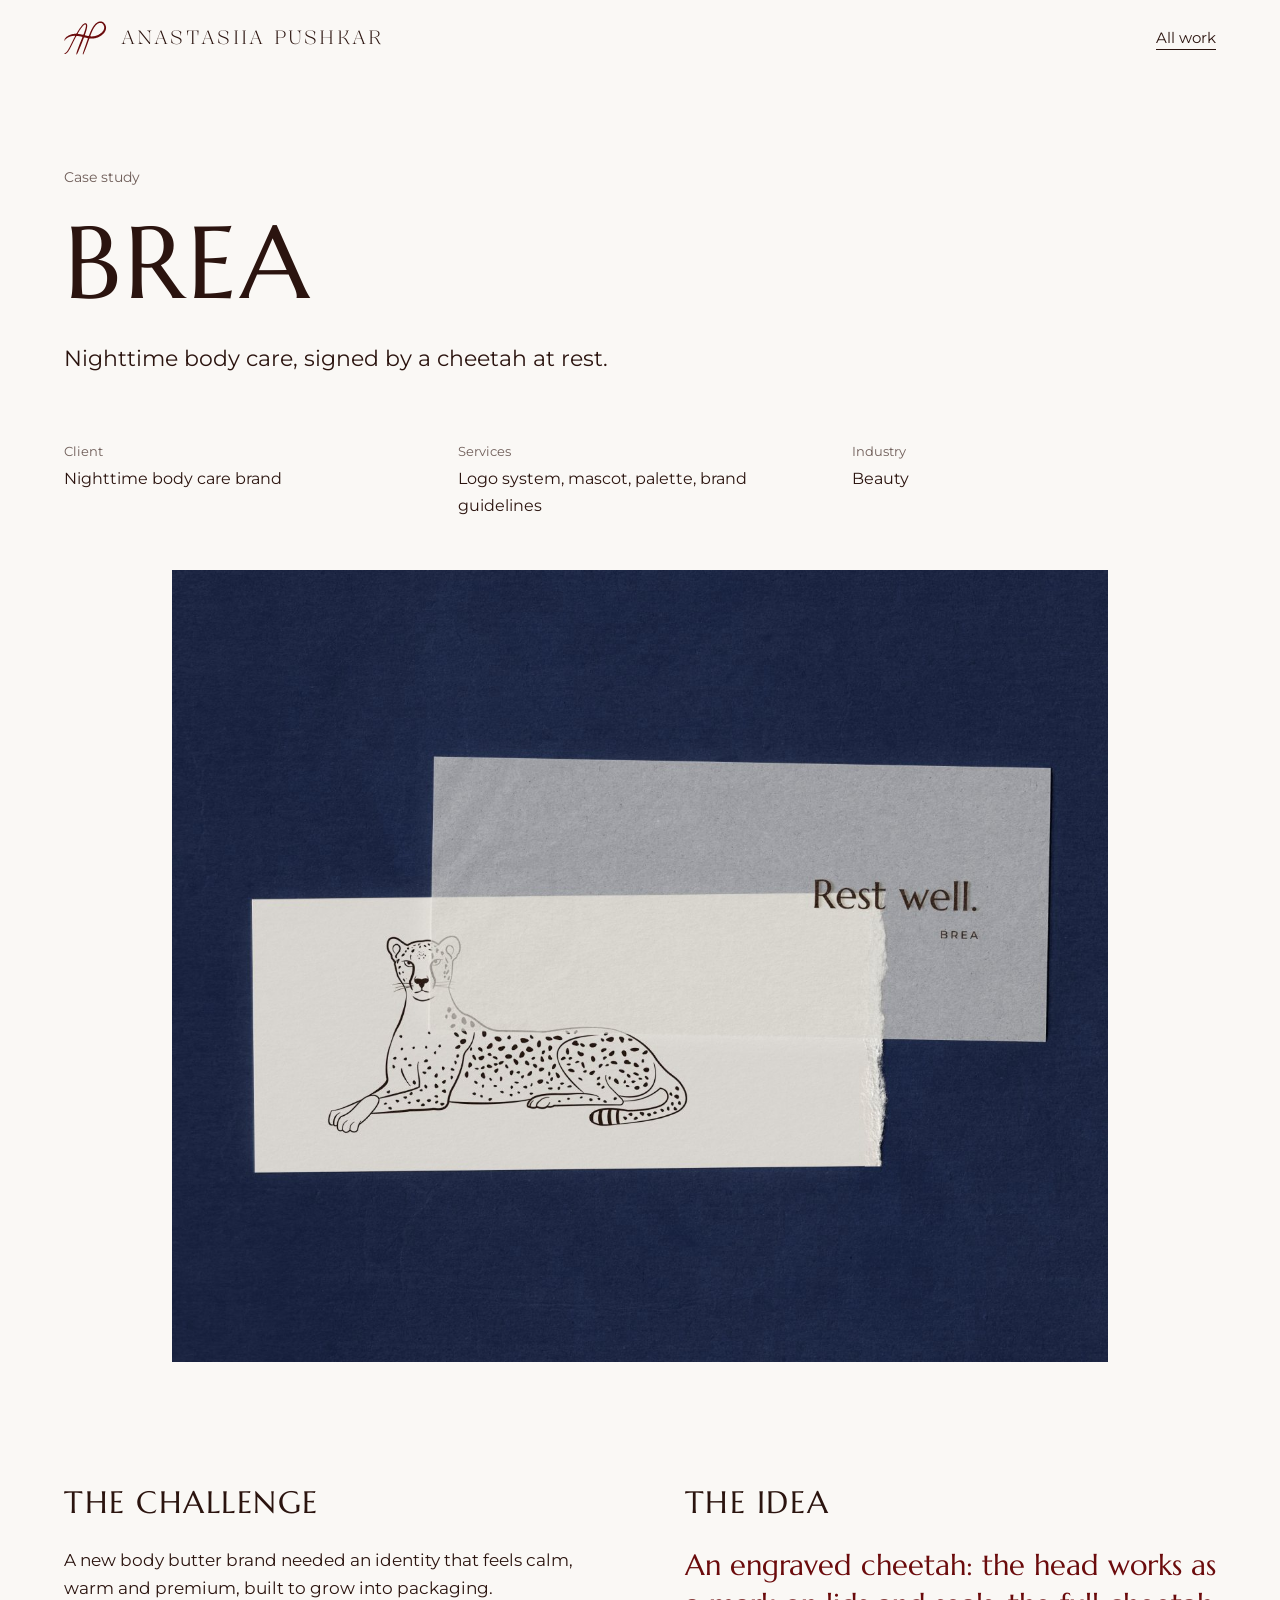
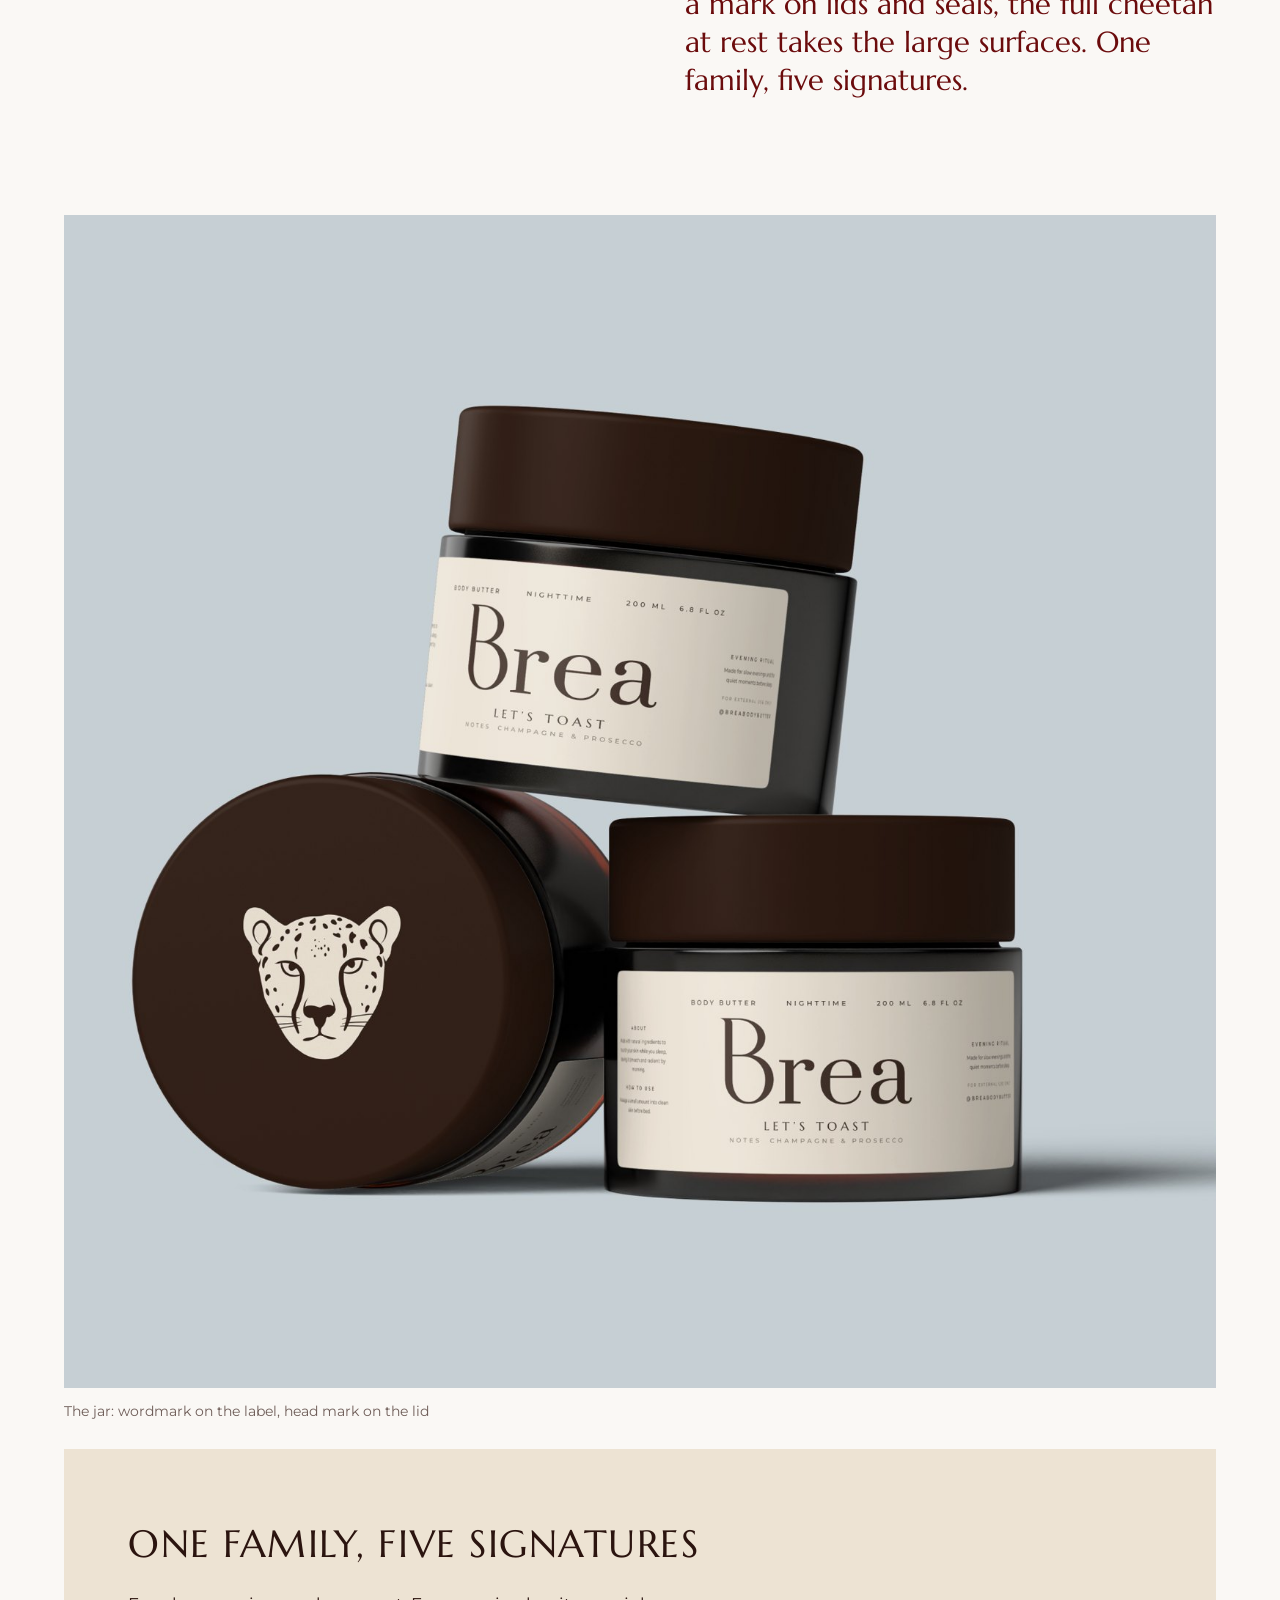
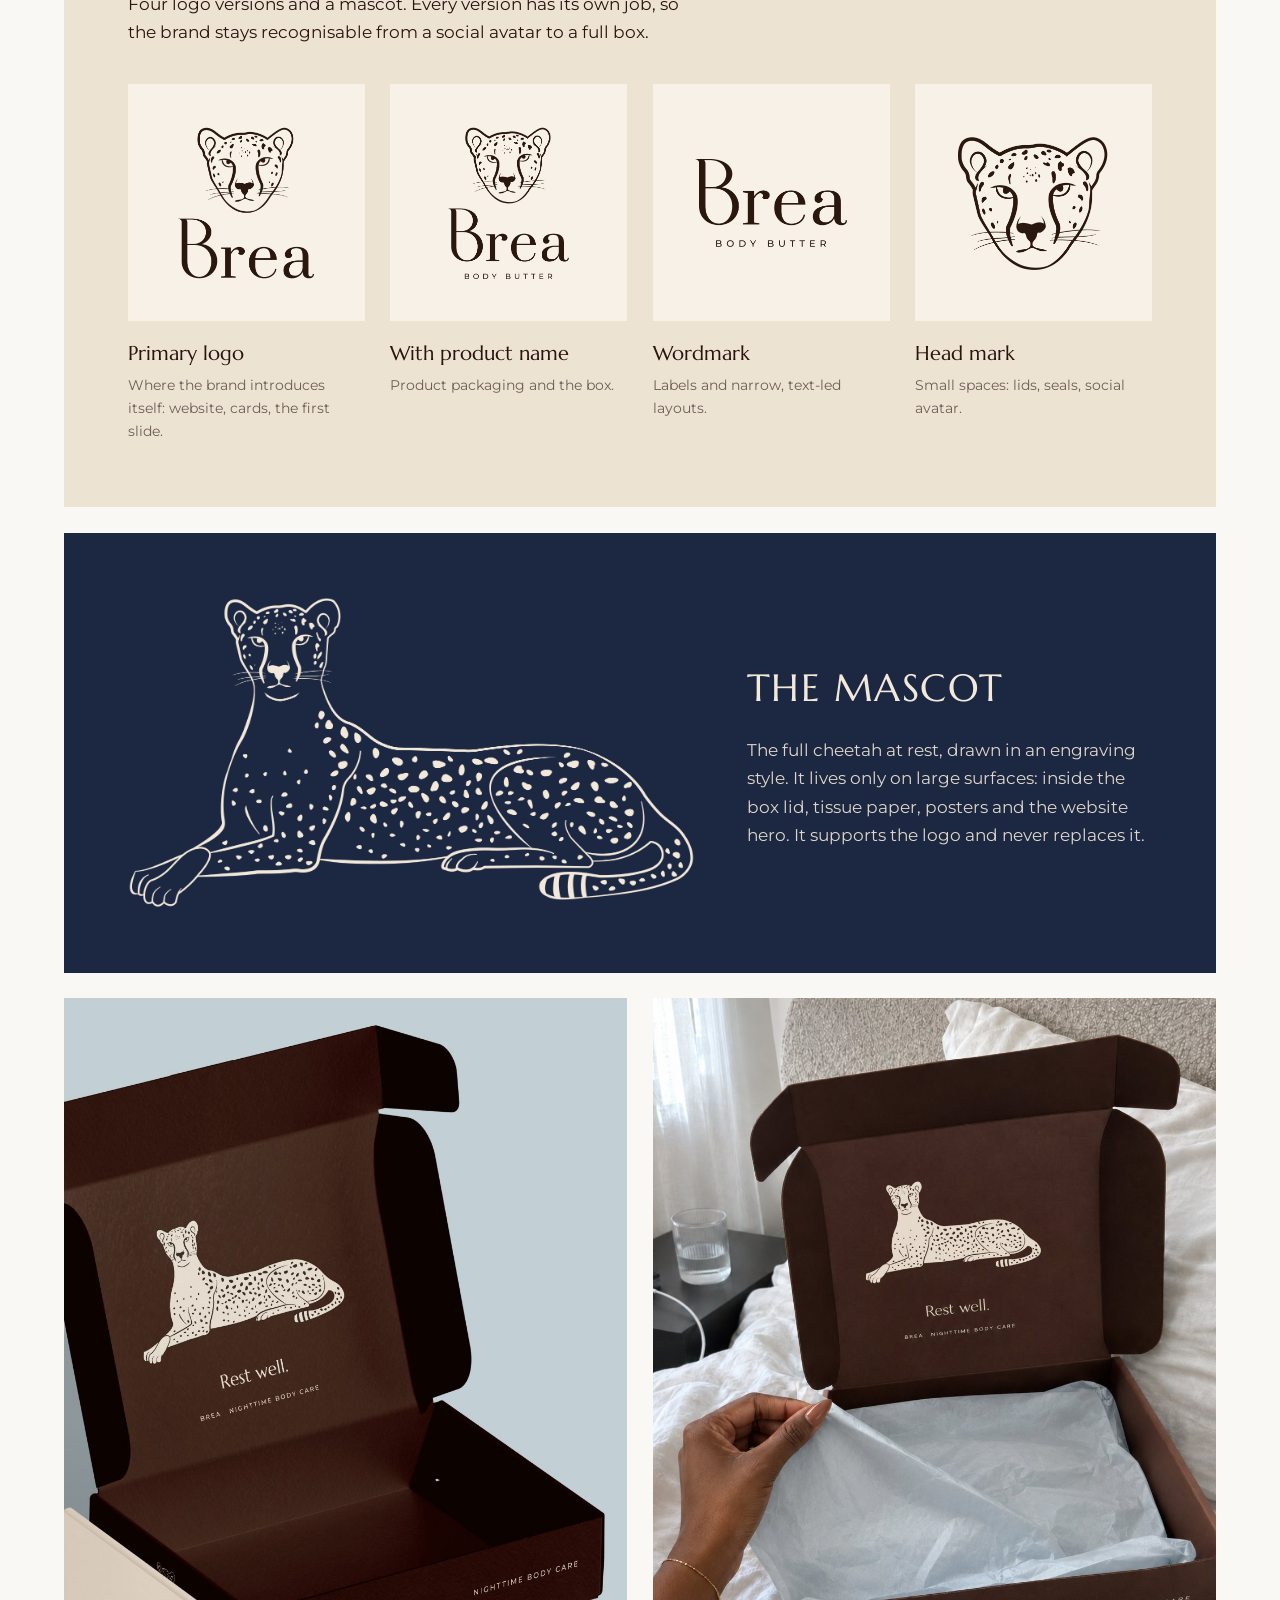
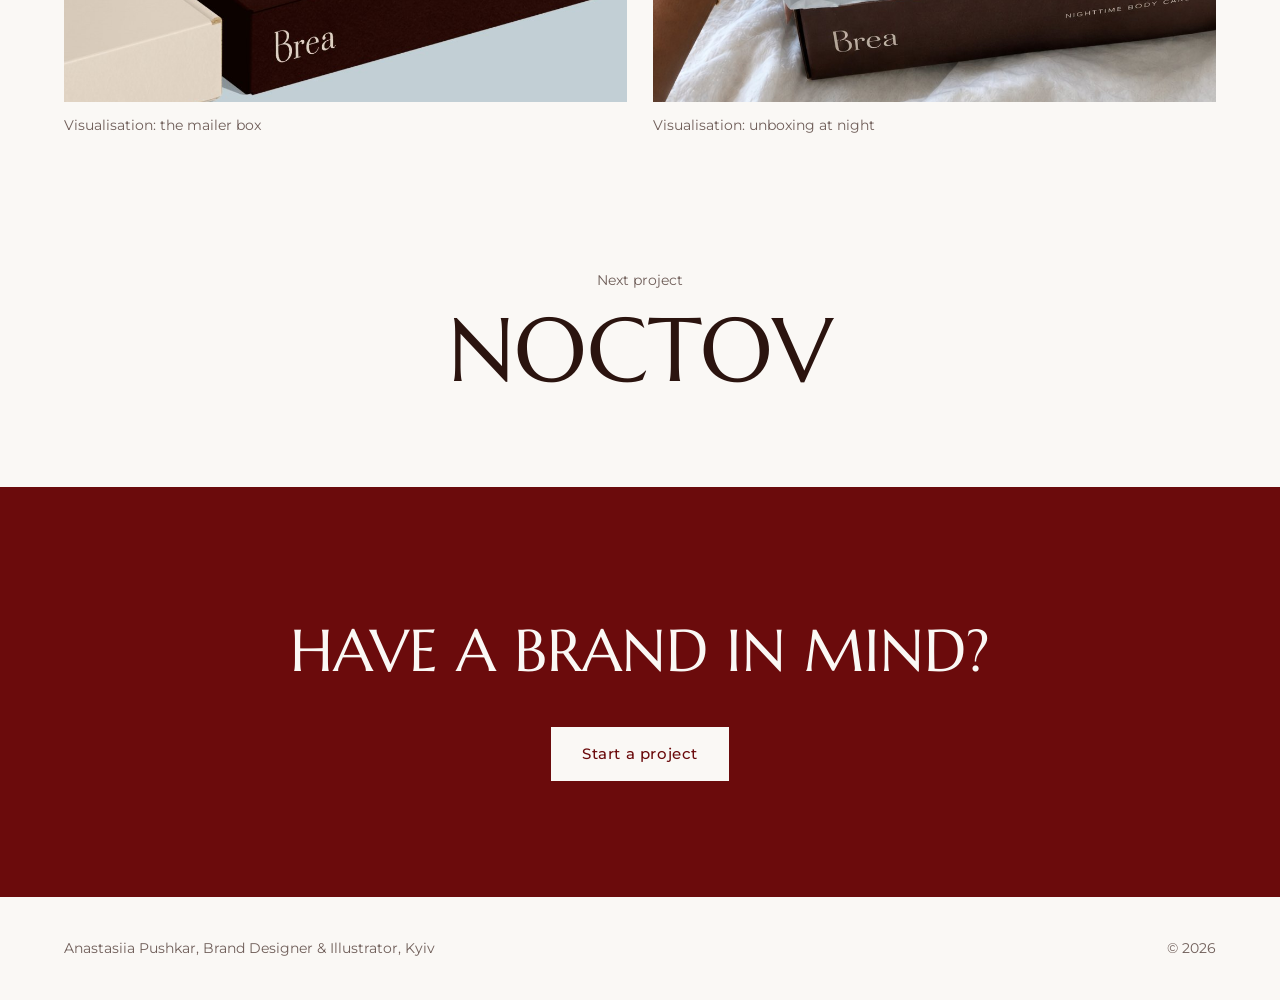
<file: work/brea.html>
<!DOCTYPE html>
<html lang="en">
<head>
<meta charset="utf-8">
<meta name="viewport" content="width=device-width, initial-scale=1">
<title>BREA · Anastasiia Pushkar</title>
<meta name="description" content="Nighttime body care, signed by a cheetah at rest.">
<link rel="icon" type="image/svg+xml" href="../img/ap-monogram.svg">
<link rel="preconnect" href="https://fonts.googleapis.com">
<link rel="preconnect" href="https://fonts.gstatic.com" crossorigin>
<link href="https://fonts.googleapis.com/css2?family=Kalnia:wght@300;400&family=Marcellus&family=Montserrat:wght@400;500&display=swap" rel="stylesheet">
<link rel="stylesheet" href="../css/case.css">
</head>
<body>
<header><nav class="wrap" aria-label="Main"><a class="logo" href="../" aria-label="Anastasiia Pushkar, home"><svg class="mark" viewBox="24 19 367 293" aria-hidden="true"><path fill="currentColor" d="M335.50 22.97C334.90 23.03 333.50 23.13 332.51 23.26C331.52 23.39 330.54 23.56 329.56 23.76C328.58 23.97 327.61 24.21 326.64 24.48C325.68 24.75 324.73 25.05 323.78 25.38C322.84 25.70 321.90 26.05 320.97 26.42C320.04 26.79 319.12 27.19 318.22 27.61C317.31 28.03 316.41 28.47 315.52 28.93C314.63 29.39 313.75 29.86 312.88 30.36C312.01 30.85 311.15 31.36 310.30 31.88C309.45 32.41 308.61 32.95 307.78 33.51C306.95 34.07 306.13 34.64 305.32 35.23C304.51 35.81 303.71 36.41 302.92 37.02C302.13 37.63 301.34 38.25 300.57 38.89C299.80 39.52 299.03 40.17 298.28 40.82C297.52 41.48 296.78 42.15 296.05 42.83C295.31 43.51 294.59 44.20 293.88 44.90C293.16 45.60 292.45 46.30 291.75 47.02C291.05 47.73 290.35 48.45 289.67 49.18C288.99 49.91 288.32 50.65 287.65 51.40C286.99 52.15 286.34 52.90 285.69 53.67C285.04 54.43 284.40 55.20 283.77 55.98C283.14 56.75 282.52 57.54 281.91 58.32C281.29 59.11 280.69 59.91 280.09 60.72C279.50 61.52 278.91 62.33 278.33 63.14C277.75 63.95 277.17 64.77 276.61 65.60C276.04 66.42 275.48 67.25 274.93 68.08C274.38 68.92 273.84 69.76 273.30 70.60C272.76 71.45 272.23 72.29 271.71 73.15C271.19 74.00 270.67 74.85 270.16 75.71C269.64 76.57 269.13 77.43 268.63 78.30C268.13 79.16 267.64 80.03 267.15 80.90C266.66 81.77 266.17 82.65 265.69 83.53C265.21 84.40 264.74 85.28 264.27 86.17C263.80 87.05 263.34 87.94 262.88 88.83C262.42 89.72 261.98 90.61 261.53 91.51C261.08 92.40 260.63 93.29 260.19 94.19C259.75 95.09 259.31 95.99 258.88 96.89C258.45 97.79 258.03 98.70 257.60 99.60C257.18 100.51 256.75 101.41 256.33 102.32C255.92 103.23 255.50 104.14 255.09 105.05C254.68 105.96 254.27 106.88 253.87 107.79C253.47 108.71 253.07 109.63 252.67 110.54C252.28 111.46 251.88 112.38 251.49 113.30C251.10 114.22 250.71 115.14 250.32 116.06C249.94 116.99 249.55 117.91 249.17 118.83C248.79 119.76 248.40 120.68 248.02 121.61C247.64 122.53 247.27 123.46 246.90 124.39C246.52 125.31 246.15 126.24 245.78 127.17C245.40 128.10 245.04 129.03 244.67 129.96C244.30 130.89 243.94 131.82 243.57 132.75C243.21 133.68 242.85 134.62 242.49 135.55C242.13 136.48 241.77 137.42 241.42 138.35C241.06 139.28 240.71 140.22 240.35 141.15C239.99 142.09 239.68 143.04 239.26 143.95C238.84 144.85 238.48 145.85 237.85 146.59C237.22 147.32 236.37 148.04 235.48 148.35C234.59 148.66 233.49 148.52 232.51 148.45C231.52 148.38 230.54 148.11 229.55 147.93C228.57 147.75 227.59 147.54 226.61 147.35C225.63 147.15 224.65 146.95 223.67 146.74C222.69 146.54 221.71 146.33 220.74 146.11C219.76 145.90 218.78 145.68 217.81 145.46C216.83 145.24 215.86 145.01 214.89 144.79C213.91 144.56 212.94 144.33 211.97 144.10C210.99 143.86 210.01 143.68 209.05 143.38C208.10 143.09 206.99 142.91 206.25 142.34C205.51 141.77 204.81 140.86 204.59 139.97C204.37 139.08 204.72 137.98 204.93 137.01C205.14 136.04 205.54 135.11 205.86 134.16C206.17 133.21 206.51 132.27 206.83 131.32C207.15 130.38 207.48 129.43 207.80 128.48C208.12 127.53 208.43 126.58 208.75 125.64C209.06 124.69 209.38 123.74 209.69 122.79C210.01 121.84 210.33 120.89 210.64 119.94C210.96 118.99 211.27 118.04 211.58 117.09C211.88 116.14 212.18 115.19 212.48 114.23C212.78 113.28 213.08 112.32 213.37 111.37C213.67 110.41 213.96 109.46 214.25 108.50C214.54 107.54 214.83 106.59 215.12 105.63C215.40 104.67 215.68 103.71 215.96 102.75C216.24 101.79 216.51 100.83 216.78 99.86C217.05 98.90 217.32 97.94 217.59 96.97C217.85 96.01 218.11 95.04 218.36 94.08C218.62 93.11 218.87 92.14 219.11 91.17C219.36 90.20 219.59 89.23 219.82 88.26C220.06 87.28 220.29 86.31 220.51 85.34C220.74 84.36 220.95 83.38 221.16 82.41C221.37 81.43 221.58 80.45 221.77 79.47C221.96 78.49 222.14 77.50 222.32 76.52C222.49 75.53 222.66 74.55 222.81 73.56C222.97 72.57 223.10 71.58 223.23 70.59C223.35 69.60 223.46 68.60 223.57 67.61C223.68 66.62 223.79 65.62 223.87 64.62C223.95 63.63 224.03 62.63 224.05 61.63C224.08 60.63 224.06 59.63 224.01 58.63C223.96 57.63 223.86 56.64 223.74 55.64C223.62 54.65 223.48 53.66 223.28 52.68C223.09 51.70 222.87 50.72 222.58 49.77C222.28 48.81 221.94 47.87 221.51 46.96C221.09 46.06 220.61 45.17 220.05 44.35C219.48 43.53 218.85 42.73 218.15 42.03C217.45 41.33 216.66 40.67 215.82 40.15C214.99 39.62 214.06 39.17 213.12 38.87C212.18 38.57 211.17 38.42 210.17 38.33C209.18 38.24 208.17 38.26 207.18 38.34C206.18 38.42 205.19 38.58 204.22 38.81C203.25 39.05 202.30 39.38 201.37 39.75C200.44 40.12 199.54 40.55 198.65 41.01C197.77 41.48 196.90 41.98 196.05 42.51C195.21 43.04 194.38 43.61 193.57 44.19C192.76 44.77 191.96 45.38 191.18 46.01C190.40 46.63 189.63 47.27 188.87 47.92C188.11 48.57 187.37 49.24 186.63 49.91C185.89 50.59 185.17 51.28 184.45 51.98C183.73 52.67 183.03 53.38 182.33 54.10C181.64 54.82 180.95 55.55 180.27 56.28C179.59 57.01 178.91 57.75 178.25 58.49C177.58 59.24 176.92 59.99 176.27 60.75C175.61 61.51 174.97 62.27 174.33 63.04C173.68 63.80 173.05 64.57 172.42 65.35C171.79 66.12 171.16 66.91 170.54 67.69C169.92 68.47 169.30 69.26 168.69 70.05C168.07 70.84 167.47 71.63 166.86 72.43C166.26 73.23 165.66 74.03 165.07 74.84C164.47 75.64 163.89 76.45 163.30 77.26C162.71 78.07 162.13 78.88 161.55 79.69C160.97 80.51 160.39 81.32 159.82 82.14C159.24 82.96 158.67 83.78 158.10 84.61C157.53 85.43 156.97 86.25 156.40 87.08C155.84 87.90 155.28 88.73 154.72 89.56C154.16 90.39 153.60 91.22 153.05 92.05C152.50 92.89 151.94 93.72 151.40 94.56C150.85 95.39 150.31 96.24 149.77 97.08C149.23 97.92 148.69 98.76 148.16 99.61C147.62 100.45 147.08 101.29 146.55 102.14C146.01 102.98 145.48 103.83 144.96 104.68C144.43 105.53 143.91 106.38 143.38 107.24C142.86 108.09 142.34 108.94 141.82 109.80C141.30 110.65 140.79 111.51 140.27 112.36C139.75 113.22 139.24 114.08 138.72 114.94C138.21 115.79 137.70 116.65 137.19 117.52C136.68 118.38 136.18 119.24 135.67 120.10C135.17 120.96 134.67 121.83 134.16 122.70C133.65 123.56 133.19 124.45 132.61 125.26C132.04 126.07 131.46 126.94 130.71 127.57C129.96 128.20 129.04 128.71 128.11 129.03C127.19 129.34 126.15 129.38 125.15 129.46C124.16 129.53 123.15 129.49 122.15 129.50C121.15 129.52 120.15 129.52 119.15 129.54C118.15 129.57 117.16 129.61 116.16 129.65C115.16 129.69 114.16 129.73 113.16 129.78C112.16 129.83 111.16 129.89 110.17 129.97C109.17 130.06 108.17 130.16 107.18 130.28C106.19 130.40 105.20 130.53 104.21 130.67C103.22 130.81 102.23 130.96 101.24 131.11C100.25 131.27 99.27 131.44 98.28 131.62C97.30 131.81 96.32 132.00 95.34 132.21C94.36 132.42 93.39 132.65 92.42 132.89C91.45 133.14 90.48 133.40 89.52 133.67C88.56 133.95 87.61 134.24 86.65 134.55C85.70 134.85 84.75 135.17 83.81 135.51C82.87 135.84 81.93 136.19 81.00 136.55C80.07 136.92 79.14 137.29 78.22 137.68C77.30 138.06 76.38 138.46 75.46 138.86C74.55 139.26 73.64 139.68 72.73 140.10C71.82 140.51 70.91 140.94 70.01 141.37C69.11 141.80 68.21 142.24 67.32 142.69C66.43 143.14 65.54 143.60 64.65 144.06C63.77 144.53 62.89 145.00 62.01 145.48C61.13 145.96 60.26 146.45 59.39 146.94C58.52 147.44 57.66 147.95 56.80 148.46C55.95 148.98 55.10 149.51 54.26 150.05C53.42 150.59 52.58 151.14 51.75 151.70C50.93 152.27 50.10 152.84 49.29 153.42C48.48 154.00 47.68 154.60 46.89 155.21C46.09 155.82 45.31 156.44 44.54 157.08C43.77 157.72 43.01 158.37 42.26 159.04C41.52 159.70 40.79 160.39 40.08 161.09C39.36 161.79 38.66 162.50 37.97 163.22C37.28 163.95 36.61 164.69 35.95 165.45C35.30 166.21 34.67 166.98 34.07 167.78C33.47 168.58 32.89 169.39 32.35 170.23C31.81 171.08 31.29 171.94 30.84 172.82C30.38 173.71 29.96 174.63 29.61 175.56C29.26 176.50 28.96 177.46 28.74 178.43C28.53 179.40 28.40 180.40 28.32 181.40C28.25 182.39 28.23 183.40 28.31 184.40C28.38 185.39 28.38 186.49 28.75 187.36C29.13 188.22 29.96 189.56 30.55 189.56C31.13 189.56 31.83 188.21 32.24 187.35C32.64 186.50 32.66 185.39 32.97 184.45C33.29 183.50 33.65 182.56 34.12 181.68C34.58 180.80 35.15 179.97 35.75 179.17C36.35 178.37 37.02 177.62 37.70 176.89C38.38 176.16 39.10 175.46 39.84 174.78C40.57 174.10 41.33 173.45 42.10 172.82C42.87 172.18 43.67 171.57 44.47 170.97C45.27 170.38 46.08 169.79 46.91 169.22C47.73 168.65 48.56 168.10 49.39 167.55C50.23 167.00 51.08 166.46 51.92 165.93C52.77 165.41 53.63 164.89 54.49 164.37C55.34 163.86 56.21 163.36 57.08 162.86C57.94 162.37 58.82 161.88 59.70 161.40C60.57 160.92 61.45 160.44 62.34 159.97C63.22 159.51 64.11 159.05 65.00 158.60C65.89 158.15 66.79 157.70 67.69 157.27C68.59 156.84 69.50 156.41 70.41 155.99C71.32 155.58 72.23 155.18 73.15 154.79C74.07 154.39 75.00 154.01 75.93 153.64C76.85 153.27 77.79 152.91 78.73 152.57C79.67 152.23 80.61 151.90 81.56 151.59C82.51 151.28 83.47 150.99 84.44 150.73C85.40 150.46 86.37 150.21 87.34 149.98C88.31 149.75 89.29 149.54 90.27 149.34C91.25 149.14 92.24 148.97 93.22 148.80C94.21 148.63 95.20 148.48 96.19 148.33C97.17 148.19 98.17 148.05 99.16 147.93C100.15 147.81 101.15 147.72 102.14 147.63C103.14 147.54 104.14 147.46 105.13 147.38C106.13 147.31 107.13 147.23 108.12 147.16C109.12 147.10 110.12 147.03 111.12 146.98C112.12 146.94 113.12 146.86 114.12 146.89C115.11 146.92 116.32 146.75 117.10 147.16C117.87 147.57 118.65 148.50 118.77 149.34C118.89 150.17 118.21 151.25 117.82 152.17C117.44 153.08 116.91 153.94 116.45 154.83C115.99 155.72 115.52 156.60 115.06 157.49C114.59 158.37 114.13 159.26 113.67 160.15C113.20 161.03 112.75 161.92 112.29 162.81C111.83 163.70 111.37 164.59 110.91 165.48C110.46 166.37 110.00 167.26 109.54 168.15C109.09 169.04 108.63 169.93 108.18 170.82C107.73 171.72 107.29 172.61 106.84 173.50C106.39 174.40 105.94 175.29 105.49 176.18C105.04 177.07 104.58 177.96 104.13 178.86C103.68 179.75 103.25 180.65 102.80 181.55C102.36 182.45 101.92 183.34 101.47 184.24C101.03 185.13 100.58 186.03 100.13 186.92C99.69 187.82 99.24 188.71 98.79 189.61C98.35 190.50 97.91 191.40 97.47 192.30C97.03 193.19 96.59 194.09 96.15 194.99C95.72 195.89 95.28 196.79 94.84 197.69C94.40 198.59 93.96 199.49 93.52 200.39C93.09 201.29 92.65 202.18 92.21 203.08C91.77 203.98 91.33 204.88 90.89 205.78C90.45 206.67 90.00 207.57 89.56 208.47C89.12 209.37 88.69 210.27 88.25 211.16C87.81 212.06 87.37 212.96 86.93 213.86C86.49 214.76 86.06 215.66 85.62 216.56C85.18 217.46 84.74 218.35 84.30 219.25C83.86 220.15 83.43 221.05 82.98 221.95C82.54 222.85 82.10 223.74 81.65 224.64C81.21 225.53 80.77 226.43 80.33 227.33C79.89 228.23 79.45 229.12 79.00 230.02C78.55 230.91 78.08 231.80 77.63 232.69C77.18 233.58 76.73 234.48 76.28 235.37C75.84 236.26 75.39 237.16 74.94 238.05C74.49 238.94 74.03 239.83 73.57 240.72C73.11 241.61 72.65 242.50 72.19 243.38C71.73 244.27 71.26 245.16 70.80 246.04C70.33 246.93 69.87 247.81 69.40 248.69C68.93 249.58 68.46 250.46 67.98 251.34C67.51 252.22 67.03 253.10 66.55 253.97C66.07 254.85 65.58 255.73 65.09 256.60C64.61 257.47 64.11 258.34 63.62 259.21C63.12 260.08 62.62 260.94 62.12 261.81C61.61 262.67 61.11 263.53 60.60 264.39C60.09 265.25 59.57 266.11 59.05 266.96C58.53 267.82 58.00 268.66 57.46 269.51C56.92 270.35 56.38 271.19 55.84 272.03C55.29 272.87 54.74 273.70 54.17 274.53C53.61 275.35 53.04 276.18 52.46 276.99C51.88 277.81 51.29 278.61 50.69 279.41C50.09 280.21 49.48 281.01 48.86 281.79C48.24 282.57 47.60 283.34 46.95 284.11C46.31 284.87 45.65 285.62 44.97 286.35C44.29 287.09 43.60 287.81 42.88 288.51C42.17 289.21 41.44 289.89 40.67 290.54C39.91 291.19 39.13 291.82 38.31 292.39C37.49 292.96 36.64 293.49 35.77 293.97C34.89 294.45 33.94 294.79 33.06 295.25C32.18 295.72 31.24 296.15 30.49 296.79C29.73 297.42 28.99 298.20 28.55 299.06C28.10 299.91 27.60 301.11 27.83 301.90C28.05 302.70 29.07 303.49 29.91 303.84C30.75 304.19 31.90 304.08 32.89 304.00C33.87 303.93 34.86 303.66 35.82 303.38C36.77 303.09 37.71 302.73 38.62 302.32C39.53 301.91 40.42 301.45 41.29 300.94C42.15 300.44 42.98 299.88 43.80 299.30C44.61 298.72 45.39 298.10 46.16 297.46C46.93 296.82 47.68 296.15 48.41 295.47C49.14 294.79 49.85 294.08 50.54 293.36C51.24 292.65 51.92 291.91 52.58 291.16C53.25 290.42 53.90 289.66 54.54 288.89C55.19 288.13 55.82 287.35 56.44 286.57C57.06 285.78 57.66 284.98 58.26 284.18C58.86 283.38 59.44 282.57 60.02 281.75C60.60 280.94 61.17 280.12 61.74 279.29C62.30 278.47 62.86 277.64 63.42 276.81C63.97 275.98 64.52 275.14 65.06 274.30C65.61 273.46 66.14 272.62 66.67 271.77C67.19 270.92 67.71 270.06 68.23 269.20C68.74 268.35 69.25 267.49 69.76 266.63C70.27 265.77 70.78 264.90 71.28 264.04C71.79 263.18 72.29 262.31 72.78 261.44C73.28 260.57 73.77 259.70 74.26 258.83C74.74 257.96 75.23 257.08 75.70 256.20C76.18 255.32 76.66 254.44 77.13 253.56C77.61 252.68 78.08 251.80 78.56 250.92C79.03 250.04 79.50 249.16 79.97 248.28C80.44 247.39 80.89 246.50 81.36 245.62C81.82 244.73 82.27 243.84 82.73 242.95C83.19 242.06 83.66 241.18 84.11 240.29C84.57 239.40 85.02 238.50 85.47 237.61C85.92 236.72 86.37 235.82 86.82 234.93C87.27 234.04 87.73 233.15 88.19 232.26C88.64 231.37 89.10 230.48 89.54 229.59C89.99 228.69 90.42 227.79 90.86 226.89C91.30 225.99 91.74 225.09 92.18 224.20C92.63 223.30 93.08 222.41 93.52 221.51C93.97 220.62 94.42 219.72 94.86 218.83C95.30 217.93 95.74 217.03 96.18 216.13C96.62 215.24 97.06 214.34 97.50 213.44C97.94 212.54 98.38 211.64 98.82 210.74C99.26 209.85 99.69 208.95 100.13 208.05C100.57 207.15 101.00 206.25 101.44 205.35C101.88 204.45 102.32 203.55 102.77 202.66C103.21 201.76 103.66 200.87 104.11 199.97C104.55 199.08 104.99 198.18 105.43 197.28C105.87 196.38 106.31 195.48 106.75 194.59C107.19 193.69 107.63 192.79 108.07 191.90C108.52 191.00 108.95 190.10 109.39 189.20C109.83 188.30 110.27 187.40 110.72 186.51C111.16 185.61 111.61 184.72 112.06 183.82C112.50 182.93 112.95 182.04 113.40 181.14C113.85 180.25 114.29 179.35 114.74 178.46C115.19 177.56 115.63 176.67 116.08 175.78C116.53 174.88 116.99 173.99 117.44 173.10C117.90 172.21 118.36 171.32 118.82 170.43C119.27 169.54 119.73 168.66 120.19 167.77C120.65 166.88 121.10 165.99 121.56 165.10C122.02 164.21 122.48 163.32 122.94 162.43C123.40 161.55 123.86 160.66 124.32 159.77C124.78 158.88 125.24 158.00 125.71 157.11C126.17 156.23 126.64 155.34 127.11 154.46C127.58 153.58 128.02 152.67 128.55 151.83C129.08 150.98 129.57 150.04 130.28 149.39C131.00 148.73 131.91 148.17 132.83 147.89C133.76 147.61 134.82 147.69 135.82 147.69C136.81 147.69 137.81 147.81 138.81 147.90C139.81 147.99 140.80 148.12 141.79 148.23C142.78 148.35 143.78 148.47 144.77 148.59C145.76 148.72 146.75 148.84 147.75 148.98C148.74 149.11 149.73 149.26 150.71 149.41C151.70 149.56 152.69 149.72 153.68 149.88C154.66 150.04 155.65 150.20 156.64 150.37C157.62 150.55 158.61 150.72 159.59 150.90C160.57 151.08 161.56 151.27 162.54 151.46C163.52 151.65 164.50 151.85 165.48 152.05C166.46 152.25 167.44 152.46 168.41 152.67C169.39 152.88 170.37 153.09 171.35 153.30C172.32 153.52 173.30 153.74 174.27 153.96C175.25 154.19 176.23 154.38 177.19 154.65C178.15 154.93 179.23 155.10 180.03 155.62C180.82 156.14 181.69 156.94 181.96 157.79C182.23 158.64 181.88 159.77 181.65 160.73C181.41 161.69 180.94 162.60 180.57 163.53C180.21 164.46 179.82 165.38 179.45 166.31C179.08 167.24 178.71 168.17 178.34 169.10C177.96 170.03 177.59 170.95 177.21 171.88C176.84 172.81 176.46 173.73 176.09 174.66C175.71 175.59 175.33 176.51 174.95 177.44C174.57 178.36 174.20 179.29 173.82 180.22C173.44 181.14 173.07 182.07 172.69 183.00C172.32 183.92 171.94 184.85 171.56 185.77C171.18 186.70 170.80 187.63 170.43 188.55C170.05 189.48 169.67 190.40 169.29 191.33C168.91 192.25 168.54 193.18 168.16 194.11C167.78 195.03 167.41 195.96 167.03 196.89C166.66 197.81 166.28 198.74 165.91 199.67C165.53 200.59 165.15 201.52 164.78 202.45C164.40 203.37 164.03 204.30 163.66 205.23C163.28 206.16 162.90 207.08 162.53 208.01C162.16 208.94 161.79 209.87 161.42 210.80C161.05 211.73 160.68 212.66 160.31 213.59C159.94 214.52 159.57 215.44 159.20 216.37C158.83 217.30 158.46 218.23 158.09 219.16C157.72 220.09 157.34 221.01 156.98 221.94C156.61 222.87 156.24 223.80 155.87 224.73C155.51 225.66 155.14 226.60 154.78 227.53C154.41 228.46 154.05 229.39 153.69 230.32C153.33 231.26 152.97 232.19 152.62 233.12C152.26 234.06 151.90 234.99 151.55 235.93C151.19 236.86 150.84 237.80 150.48 238.73C150.13 239.67 149.78 240.60 149.43 241.54C149.08 242.48 148.73 243.42 148.39 244.35C148.04 245.29 147.70 246.23 147.36 247.17C147.02 248.11 146.68 249.05 146.34 249.99C146.00 250.94 145.66 251.88 145.32 252.82C144.98 253.76 144.65 254.70 144.31 255.64C143.97 256.58 143.64 257.52 143.30 258.47C142.96 259.41 142.62 260.35 142.29 261.29C141.95 262.23 141.61 263.17 141.27 264.11C140.93 265.05 140.59 265.99 140.26 266.93C139.92 267.88 139.58 268.82 139.25 269.76C138.91 270.70 138.58 271.65 138.26 272.59C137.93 273.54 137.60 274.48 137.28 275.43C136.96 276.38 136.64 277.32 136.33 278.27C136.01 279.22 135.70 280.17 135.40 281.13C135.09 282.08 134.80 283.03 134.51 283.99C134.23 284.95 133.95 285.91 133.69 286.88C133.42 287.84 133.17 288.81 132.92 289.78C132.68 290.75 132.44 291.72 132.22 292.69C132.00 293.67 131.78 294.65 131.59 295.63C131.40 296.61 131.23 297.59 131.07 298.58C130.92 299.57 130.77 300.56 130.67 301.55C130.57 302.55 130.40 303.56 130.47 304.55C130.55 305.53 130.58 306.85 131.12 307.44C131.66 308.03 132.94 308.36 133.70 308.10C134.47 307.84 135.12 306.69 135.69 305.89C136.27 305.09 136.69 304.16 137.17 303.28C137.65 302.40 138.11 301.51 138.57 300.63C139.03 299.74 139.48 298.84 139.92 297.95C140.37 297.05 140.80 296.15 141.23 295.25C141.67 294.35 142.10 293.45 142.52 292.54C142.95 291.64 143.37 290.73 143.78 289.82C144.20 288.91 144.60 288.00 145.01 287.08C145.41 286.17 145.80 285.25 146.20 284.33C146.59 283.41 146.99 282.49 147.38 281.57C147.77 280.65 148.16 279.73 148.54 278.80C148.93 277.88 149.31 276.96 149.69 276.03C150.08 275.11 150.46 274.19 150.84 273.26C151.22 272.34 151.60 271.41 151.99 270.49C152.37 269.57 152.76 268.64 153.15 267.72C153.53 266.80 153.92 265.88 154.31 264.96C154.70 264.04 155.10 263.12 155.49 262.20C155.89 261.28 156.28 260.36 156.68 259.45C157.08 258.53 157.48 257.61 157.88 256.70C158.28 255.78 158.68 254.86 159.08 253.95C159.48 253.03 159.88 252.11 160.28 251.20C160.68 250.28 161.08 249.36 161.48 248.45C161.88 247.53 162.28 246.61 162.67 245.70C163.07 244.78 163.46 243.86 163.85 242.94C164.24 242.02 164.64 241.10 165.03 240.18C165.42 239.25 165.81 238.33 166.19 237.41C166.58 236.49 166.96 235.57 167.34 234.64C167.73 233.72 168.11 232.79 168.49 231.87C168.87 230.94 169.25 230.02 169.63 229.09C170.01 228.17 170.39 227.24 170.76 226.32C171.14 225.39 171.51 224.46 171.89 223.54C172.27 222.61 172.64 221.68 173.02 220.76C173.39 219.83 173.76 218.90 174.14 217.97C174.51 217.04 174.88 216.12 175.25 215.19C175.62 214.26 175.99 213.33 176.36 212.40C176.73 211.47 177.10 210.54 177.46 209.61C177.83 208.68 178.20 207.75 178.57 206.82C178.94 205.89 179.31 204.96 179.67 204.03C180.04 203.10 180.40 202.17 180.77 201.24C181.13 200.31 181.49 199.37 181.86 198.44C182.22 197.51 182.58 196.58 182.95 195.65C183.31 194.72 183.67 193.78 184.03 192.85C184.40 191.92 184.76 190.99 185.12 190.06C185.48 189.12 185.84 188.19 186.20 187.26C186.56 186.32 186.92 185.39 187.28 184.46C187.64 183.52 187.99 182.59 188.35 181.66C188.71 180.72 189.07 179.79 189.43 178.86C189.79 177.92 190.14 176.99 190.50 176.05C190.85 175.12 191.21 174.18 191.56 173.25C191.92 172.31 192.27 171.38 192.62 170.44C192.98 169.51 193.32 168.57 193.68 167.63C194.03 166.70 194.34 165.74 194.75 164.83C195.16 163.92 195.49 162.88 196.13 162.18C196.78 161.48 197.71 160.87 198.62 160.64C199.53 160.40 200.62 160.63 201.60 160.77C202.59 160.90 203.55 161.20 204.53 161.43C205.50 161.66 206.47 161.90 207.44 162.14C208.41 162.38 209.39 162.61 210.36 162.85C211.33 163.08 212.30 163.31 213.28 163.54C214.25 163.77 215.23 163.99 216.20 164.21C217.18 164.43 218.15 164.64 219.13 164.85C220.11 165.07 221.09 165.27 222.07 165.48C223.04 165.68 224.04 165.82 225.00 166.10C225.96 166.37 227.08 166.54 227.81 167.11C228.55 167.68 229.22 168.62 229.41 169.52C229.59 170.41 229.16 171.49 228.92 172.45C228.68 173.42 228.28 174.35 227.95 175.29C227.62 176.24 227.28 177.18 226.96 178.12C226.63 179.07 226.30 180.01 225.97 180.96C225.64 181.90 225.31 182.84 224.98 183.79C224.65 184.73 224.32 185.68 224.00 186.62C223.67 187.57 223.34 188.51 223.01 189.46C222.69 190.40 222.36 191.35 222.03 192.29C221.70 193.24 221.38 194.18 221.05 195.13C220.72 196.07 220.40 197.02 220.07 197.96C219.75 198.91 219.42 199.85 219.10 200.80C218.77 201.74 218.44 202.69 218.12 203.64C217.79 204.58 217.47 205.53 217.14 206.47C216.82 207.42 216.50 208.37 216.17 209.31C215.85 210.26 215.53 211.20 215.20 212.15C214.88 213.10 214.56 214.04 214.24 214.99C213.91 215.94 213.59 216.88 213.26 217.83C212.94 218.77 212.61 219.72 212.29 220.67C211.96 221.61 211.64 222.56 211.31 223.50C210.99 224.45 210.66 225.39 210.34 226.34C210.01 227.28 209.69 228.23 209.36 229.18C209.04 230.12 208.72 231.07 208.39 232.02C208.07 232.96 207.75 233.91 207.42 234.85C207.10 235.80 206.77 236.75 206.45 237.69C206.12 238.64 205.79 239.58 205.47 240.53C205.14 241.47 204.82 242.42 204.49 243.36C204.16 244.31 203.83 245.25 203.51 246.20C203.18 247.14 202.86 248.09 202.53 249.04C202.21 249.98 201.89 250.93 201.57 251.88C201.25 252.82 200.92 253.77 200.59 254.71C200.26 255.66 199.93 256.60 199.60 257.54C199.27 258.49 198.95 259.43 198.62 260.38C198.30 261.33 197.98 262.27 197.65 263.22C197.33 264.17 197.01 265.11 196.68 266.06C196.36 267.00 196.03 267.95 195.71 268.89C195.38 269.84 195.05 270.78 194.73 271.73C194.41 272.68 194.09 273.62 193.77 274.57C193.45 275.52 193.14 276.47 192.82 277.42C192.50 278.37 192.17 279.31 191.85 280.26C191.53 281.21 191.21 282.15 190.90 283.10C190.59 284.05 190.28 285.01 189.98 285.96C189.68 286.91 189.37 287.86 189.07 288.82C188.78 289.77 188.48 290.73 188.19 291.69C187.90 292.64 187.61 293.60 187.34 294.56C187.07 295.52 186.79 296.49 186.55 297.46C186.31 298.43 186.05 299.40 185.88 300.38C185.70 301.36 185.49 302.36 185.48 303.35C185.47 304.34 185.38 305.61 185.84 306.30C186.30 307.00 187.48 307.64 188.26 307.52C189.03 307.39 189.86 306.33 190.47 305.57C191.08 304.81 191.46 303.84 191.92 302.95C192.37 302.06 192.77 301.14 193.19 300.23C193.60 299.32 194.01 298.40 194.41 297.49C194.81 296.57 195.21 295.65 195.61 294.74C196.00 293.82 196.41 292.90 196.80 291.99C197.20 291.07 197.60 290.15 197.99 289.23C198.38 288.31 198.77 287.39 199.16 286.47C199.55 285.55 199.94 284.63 200.32 283.70C200.71 282.78 201.10 281.86 201.48 280.94C201.87 280.01 202.25 279.09 202.63 278.17C203.01 277.24 203.39 276.32 203.77 275.39C204.15 274.47 204.53 273.54 204.91 272.62C205.29 271.69 205.67 270.77 206.05 269.84C206.43 268.91 206.80 267.99 207.17 267.06C207.55 266.13 207.91 265.20 208.28 264.27C208.65 263.34 209.02 262.41 209.39 261.48C209.75 260.55 210.12 259.62 210.49 258.69C210.85 257.76 211.22 256.83 211.58 255.90C211.94 254.96 212.30 254.03 212.66 253.10C213.02 252.17 213.39 251.23 213.75 250.30C214.11 249.37 214.47 248.44 214.82 247.50C215.18 246.57 215.53 245.63 215.89 244.70C216.24 243.76 216.60 242.83 216.95 241.89C217.30 240.95 217.65 240.02 218.00 239.08C218.35 238.14 218.70 237.21 219.04 236.27C219.39 235.33 219.74 234.39 220.09 233.45C220.43 232.52 220.78 231.58 221.12 230.64C221.47 229.70 221.81 228.76 222.15 227.82C222.50 226.88 222.84 225.94 223.18 225.00C223.52 224.06 223.86 223.12 224.20 222.18C224.54 221.24 224.88 220.30 225.22 219.36C225.56 218.42 225.89 217.48 226.23 216.54C226.56 215.59 226.90 214.65 227.23 213.71C227.57 212.77 227.90 211.82 228.24 210.88C228.57 209.94 228.91 209.00 229.24 208.05C229.57 207.11 229.91 206.17 230.24 205.23C230.58 204.28 230.91 203.34 231.25 202.40C231.58 201.46 231.91 200.51 232.24 199.57C232.57 198.62 232.89 197.68 233.22 196.73C233.55 195.79 233.89 194.85 234.22 193.90C234.55 192.96 234.88 192.02 235.21 191.07C235.54 190.13 235.87 189.19 236.20 188.24C236.54 187.30 236.87 186.36 237.20 185.41C237.53 184.47 237.86 183.52 238.19 182.58C238.52 181.64 238.85 180.69 239.18 179.75C239.51 178.80 239.83 177.86 240.17 176.92C240.50 175.97 240.79 175.01 241.19 174.09C241.58 173.18 241.92 172.15 242.55 171.43C243.18 170.72 244.08 170.09 244.99 169.79C245.89 169.49 246.98 169.61 247.97 169.62C248.97 169.62 249.97 169.75 250.97 169.82C251.96 169.89 252.96 169.98 253.96 170.06C254.95 170.13 255.95 170.20 256.95 170.26C257.95 170.32 258.95 170.36 259.95 170.39C260.95 170.43 261.95 170.47 262.94 170.47C263.94 170.48 264.94 170.45 265.94 170.42C266.94 170.40 267.94 170.35 268.94 170.30C269.94 170.25 270.94 170.18 271.94 170.11C272.93 170.04 273.93 169.96 274.93 169.87C275.92 169.79 276.92 169.70 277.91 169.60C278.91 169.50 279.90 169.40 280.90 169.27C281.89 169.15 282.88 169.00 283.87 168.85C284.86 168.71 285.84 168.55 286.83 168.39C287.82 168.22 288.80 168.04 289.78 167.86C290.77 167.67 291.75 167.48 292.72 167.27C293.70 167.07 294.68 166.86 295.66 166.63C296.63 166.41 297.60 166.17 298.57 165.93C299.54 165.69 300.51 165.44 301.48 165.17C302.44 164.91 303.40 164.64 304.36 164.35C305.32 164.07 306.28 163.78 307.23 163.47C308.18 163.17 309.13 162.86 310.08 162.53C311.02 162.21 311.96 161.87 312.90 161.52C313.84 161.18 314.77 160.82 315.71 160.45C316.64 160.09 317.56 159.71 318.49 159.33C319.41 158.94 320.33 158.54 321.24 158.14C322.15 157.73 323.06 157.31 323.97 156.89C324.87 156.46 325.77 156.02 326.66 155.57C327.56 155.12 328.45 154.67 329.33 154.21C330.22 153.74 331.10 153.27 331.98 152.79C332.85 152.30 333.72 151.81 334.58 151.30C335.45 150.80 336.30 150.28 337.15 149.75C338.01 149.23 338.85 148.70 339.69 148.16C340.53 147.62 341.37 147.07 342.20 146.50C343.02 145.94 343.85 145.37 344.66 144.79C345.48 144.22 346.29 143.63 347.09 143.03C347.89 142.44 348.69 141.83 349.48 141.22C350.27 140.60 351.05 139.98 351.82 139.35C352.60 138.71 353.36 138.07 354.12 137.42C354.88 136.77 355.63 136.10 356.37 135.44C357.12 134.77 357.85 134.09 358.58 133.41C359.31 132.72 360.03 132.03 360.74 131.32C361.45 130.62 362.14 129.90 362.83 129.17C363.52 128.45 364.20 127.71 364.87 126.97C365.54 126.23 366.20 125.48 366.85 124.72C367.50 123.96 368.14 123.19 368.76 122.41C369.39 121.63 370.00 120.84 370.61 120.04C371.21 119.24 371.80 118.43 372.37 117.62C372.95 116.80 373.52 115.98 374.07 115.14C374.62 114.30 375.15 113.46 375.67 112.61C376.19 111.75 376.70 110.89 377.19 110.02C377.68 109.15 378.16 108.27 378.62 107.38C379.08 106.49 379.53 105.60 379.96 104.70C380.38 103.79 380.80 102.88 381.19 101.96C381.58 101.04 381.96 100.11 382.31 99.18C382.66 98.24 383.00 97.30 383.31 96.35C383.63 95.40 383.92 94.44 384.19 93.48C384.47 92.52 384.72 91.55 384.95 90.58C385.18 89.61 385.38 88.63 385.57 87.65C385.75 86.66 385.92 85.68 386.06 84.69C386.21 83.70 386.33 82.70 386.42 81.71C386.51 80.71 386.56 79.71 386.59 78.71C386.62 77.71 386.62 76.71 386.59 75.71C386.56 74.71 386.50 73.71 386.41 72.72C386.31 71.72 386.18 70.73 386.03 69.74C385.88 68.76 385.69 67.77 385.49 66.79C385.29 65.81 385.07 64.84 384.81 63.87C384.56 62.90 384.28 61.94 383.98 60.99C383.68 60.04 383.35 59.09 383.00 58.16C382.65 57.22 382.27 56.29 381.88 55.37C381.48 54.45 381.07 53.54 380.63 52.65C380.19 51.75 379.73 50.86 379.25 49.98C378.77 49.11 378.26 48.24 377.74 47.39C377.22 46.53 376.68 45.69 376.13 44.86C375.57 44.03 374.99 43.21 374.39 42.41C373.80 41.61 373.18 40.82 372.54 40.05C371.91 39.28 371.25 38.52 370.58 37.78C369.91 37.04 369.22 36.32 368.51 35.61C367.80 34.91 367.07 34.22 366.32 33.56C365.57 32.90 364.81 32.25 364.02 31.64C363.23 31.02 362.43 30.42 361.61 29.85C360.79 29.28 359.95 28.74 359.09 28.23C358.23 27.71 357.35 27.23 356.46 26.78C355.57 26.33 354.66 25.91 353.74 25.53C352.81 25.14 351.87 24.79 350.92 24.49C349.97 24.18 349.01 23.91 348.03 23.69C347.06 23.47 346.07 23.30 345.08 23.17C344.09 23.05 343.09 22.98 342.09 22.93C341.09 22.88 340.09 22.88 339.09 22.88C338.09 22.88 336.69 22.92 336.09 22.94C335.49 22.96 336.10 22.92 335.50 22.97ZM205.75 48.32C206.36 48.30 207.82 48.06 208.72 48.34C209.63 48.62 210.54 49.27 211.17 49.99C211.80 50.70 212.19 51.72 212.51 52.65C212.82 53.59 212.94 54.61 213.05 55.60C213.16 56.59 213.17 57.59 213.17 58.59C213.18 59.59 213.14 60.59 213.07 61.59C213.01 62.59 212.91 63.59 212.80 64.58C212.68 65.57 212.53 66.56 212.37 67.55C212.22 68.54 212.05 69.52 211.87 70.50C211.69 71.49 211.49 72.47 211.29 73.45C211.09 74.43 210.88 75.41 210.66 76.38C210.44 77.36 210.22 78.33 209.98 79.30C209.75 80.28 209.51 81.25 209.26 82.22C209.01 83.18 208.76 84.15 208.50 85.12C208.24 86.08 207.98 87.05 207.71 88.01C207.44 88.98 207.17 89.94 206.89 90.90C206.61 91.86 206.33 92.82 206.04 93.78C205.75 94.73 205.46 95.69 205.17 96.65C204.88 97.60 204.58 98.56 204.28 99.51C203.98 100.46 203.67 101.42 203.37 102.37C203.06 103.32 202.74 104.27 202.43 105.22C202.11 106.17 201.80 107.12 201.48 108.06C201.16 109.01 200.84 109.96 200.52 110.91C200.19 111.85 199.86 112.80 199.53 113.74C199.21 114.68 198.87 115.63 198.54 116.57C198.21 117.51 197.87 118.46 197.54 119.40C197.20 120.34 196.86 121.28 196.52 122.22C196.18 123.16 195.84 124.10 195.49 125.04C195.15 125.98 194.80 126.91 194.45 127.85C194.10 128.79 193.76 129.73 193.40 130.66C193.04 131.60 192.73 132.55 192.32 133.46C191.90 134.36 191.54 135.38 190.91 136.10C190.27 136.82 189.39 137.51 188.49 137.77C187.59 138.03 186.50 137.79 185.51 137.66C184.53 137.54 183.56 137.24 182.58 137.02C181.61 136.80 180.63 136.57 179.66 136.36C178.68 136.14 177.70 135.92 176.73 135.71C175.75 135.50 174.77 135.29 173.79 135.08C172.82 134.88 171.84 134.67 170.86 134.48C169.87 134.28 168.89 134.10 167.91 133.91C166.93 133.72 165.94 133.54 164.96 133.36C163.98 133.18 162.99 133.00 162.01 132.83C161.02 132.65 160.04 132.48 159.05 132.32C158.06 132.16 157.08 132.01 156.09 131.87C155.10 131.72 154.11 131.57 153.12 131.43C152.13 131.29 151.14 131.17 150.14 131.04C149.15 130.91 148.14 130.86 147.17 130.66C146.19 130.47 145.01 130.41 144.29 129.87C143.56 129.34 142.90 128.33 142.80 127.46C142.70 126.58 143.30 125.53 143.69 124.62C144.07 123.70 144.64 122.86 145.14 121.99C145.64 121.12 146.15 120.27 146.66 119.41C147.17 118.54 147.68 117.68 148.19 116.83C148.70 115.97 149.22 115.11 149.74 114.25C150.25 113.40 150.78 112.55 151.30 111.69C151.82 110.84 152.35 109.99 152.88 109.14C153.40 108.29 153.93 107.44 154.46 106.59C154.99 105.75 155.52 104.90 156.06 104.06C156.59 103.21 157.13 102.37 157.67 101.53C158.21 100.68 158.75 99.84 159.29 99.00C159.84 98.16 160.38 97.32 160.93 96.49C161.48 95.65 162.04 94.82 162.60 93.99C163.16 93.16 163.72 92.34 164.28 91.51C164.84 90.68 165.41 89.86 165.97 89.03C166.54 88.21 167.10 87.38 167.68 86.56C168.25 85.75 168.83 84.93 169.41 84.12C169.99 83.30 170.58 82.49 171.17 81.69C171.77 80.88 172.37 80.08 172.97 79.28C173.57 78.49 174.17 77.69 174.78 76.90C175.39 76.10 176.00 75.31 176.61 74.52C177.23 73.73 177.85 72.94 178.47 72.17C179.10 71.39 179.74 70.61 180.38 69.85C181.01 69.08 181.66 68.31 182.31 67.55C182.96 66.79 183.62 66.04 184.28 65.29C184.95 64.55 185.62 63.81 186.30 63.07C186.98 62.34 187.68 61.62 188.37 60.90C189.07 60.19 189.78 59.48 190.50 58.78C191.21 58.09 191.93 57.39 192.67 56.72C193.41 56.05 194.16 55.38 194.93 54.74C195.70 54.10 196.47 53.47 197.27 52.87C198.07 52.27 198.88 51.68 199.72 51.14C200.56 50.59 201.41 50.05 202.30 49.61C203.19 49.17 204.50 48.70 205.07 48.48C205.65 48.27 205.14 48.34 205.75 48.32ZM334.50 35.36C335.20 35.33 336.50 35.26 337.50 35.27C338.50 35.28 339.50 35.32 340.49 35.42C341.49 35.52 342.48 35.66 343.46 35.88C344.43 36.10 345.39 36.40 346.33 36.74C347.26 37.08 348.18 37.50 349.07 37.95C349.96 38.40 350.83 38.91 351.66 39.46C352.50 40.00 353.31 40.60 354.09 41.22C354.87 41.84 355.62 42.51 356.35 43.19C357.08 43.88 357.78 44.59 358.45 45.33C359.13 46.06 359.79 46.82 360.41 47.60C361.04 48.38 361.64 49.18 362.22 50.00C362.79 50.82 363.34 51.66 363.86 52.51C364.38 53.36 364.88 54.23 365.34 55.11C365.81 56.00 366.26 56.89 366.68 57.80C367.09 58.71 367.49 59.63 367.85 60.56C368.21 61.50 368.54 62.44 368.83 63.40C369.13 64.35 369.39 65.32 369.62 66.29C369.85 67.26 370.05 68.24 370.21 69.23C370.37 70.22 370.50 71.21 370.58 72.21C370.66 73.20 370.71 74.20 370.71 75.20C370.71 76.20 370.66 77.20 370.58 78.20C370.50 79.19 370.37 80.19 370.22 81.18C370.06 82.16 369.87 83.15 369.66 84.12C369.44 85.10 369.19 86.07 368.92 87.03C368.64 87.99 368.33 88.94 367.99 89.88C367.66 90.82 367.29 91.76 366.90 92.68C366.52 93.60 366.10 94.51 365.67 95.41C365.24 96.31 364.79 97.21 364.32 98.09C363.85 98.97 363.36 99.84 362.85 100.70C362.34 101.56 361.81 102.41 361.26 103.25C360.71 104.09 360.15 104.91 359.57 105.73C358.99 106.54 358.39 107.34 357.78 108.13C357.17 108.93 356.54 109.71 355.90 110.47C355.26 111.24 354.61 112.00 353.95 112.75C353.28 113.50 352.61 114.24 351.92 114.96C351.24 115.69 350.54 116.41 349.83 117.12C349.12 117.82 348.40 118.51 347.67 119.19C346.94 119.88 346.20 120.55 345.45 121.21C344.70 121.88 343.94 122.53 343.18 123.17C342.41 123.82 341.64 124.45 340.86 125.08C340.08 125.70 339.28 126.31 338.49 126.91C337.69 127.52 336.88 128.11 336.07 128.69C335.26 129.27 334.44 129.85 333.61 130.41C332.78 130.97 331.95 131.52 331.10 132.06C330.26 132.60 329.41 133.12 328.56 133.64C327.70 134.16 326.84 134.67 325.97 135.16C325.10 135.66 324.23 136.14 323.35 136.62C322.47 137.10 321.59 137.57 320.70 138.02C319.81 138.48 318.91 138.92 318.01 139.36C317.11 139.79 316.20 140.21 315.29 140.61C314.37 141.02 313.46 141.42 312.53 141.81C311.61 142.19 310.68 142.57 309.75 142.93C308.82 143.29 307.88 143.64 306.94 143.98C306.00 144.32 305.06 144.65 304.11 144.97C303.16 145.28 302.21 145.59 301.25 145.88C300.30 146.18 299.34 146.46 298.38 146.73C297.41 147.00 296.45 147.26 295.48 147.51C294.51 147.76 293.54 148.00 292.56 148.22C291.59 148.45 290.61 148.66 289.63 148.86C288.65 149.07 287.67 149.26 286.69 149.45C285.71 149.63 284.72 149.81 283.74 149.97C282.75 150.13 281.76 150.29 280.77 150.42C279.78 150.56 278.79 150.69 277.80 150.80C276.80 150.91 275.81 151.00 274.81 151.10C273.81 151.19 272.82 151.28 271.82 151.37C270.83 151.45 269.83 151.52 268.83 151.58C267.83 151.64 266.83 151.68 265.83 151.71C264.83 151.74 263.83 151.75 262.83 151.74C261.83 151.74 260.83 151.71 259.83 151.67C258.84 151.63 257.83 151.60 256.84 151.50C255.85 151.40 254.77 151.41 253.87 151.07C252.97 150.73 251.88 150.22 251.44 149.47C251.00 148.71 251.12 147.50 251.24 146.54C251.35 145.58 251.81 144.63 252.14 143.68C252.46 142.74 252.83 141.81 253.19 140.87C253.54 139.93 253.89 139.00 254.25 138.07C254.61 137.13 254.97 136.20 255.33 135.26C255.69 134.33 256.05 133.40 256.41 132.47C256.78 131.54 257.14 130.61 257.51 129.67C257.87 128.74 258.23 127.81 258.60 126.88C258.97 125.95 259.34 125.02 259.72 124.10C260.09 123.17 260.47 122.24 260.85 121.32C261.22 120.39 261.60 119.47 261.99 118.54C262.37 117.62 262.75 116.70 263.14 115.77C263.53 114.85 263.92 113.93 264.32 113.01C264.71 112.10 265.11 111.18 265.52 110.26C265.92 109.35 266.33 108.44 266.74 107.53C267.15 106.61 267.57 105.70 267.98 104.79C268.40 103.88 268.81 102.97 269.23 102.07C269.65 101.16 270.08 100.26 270.51 99.35C270.94 98.45 271.37 97.55 271.81 96.65C272.25 95.75 272.69 94.85 273.14 93.96C273.59 93.07 274.05 92.18 274.51 91.29C274.97 90.41 275.44 89.52 275.91 88.64C276.38 87.76 276.86 86.88 277.34 86.00C277.82 85.13 278.31 84.25 278.81 83.38C279.30 82.52 279.81 81.65 280.31 80.79C280.82 79.93 281.34 79.07 281.86 78.22C282.38 77.37 282.91 76.52 283.45 75.67C283.98 74.83 284.53 73.99 285.08 73.15C285.63 72.32 286.19 71.49 286.76 70.67C287.32 69.85 287.90 69.03 288.49 68.22C289.07 67.41 289.67 66.60 290.27 65.81C290.87 65.01 291.48 64.22 292.10 63.43C292.73 62.65 293.35 61.87 294.00 61.10C294.64 60.34 295.29 59.58 295.95 58.83C296.61 58.08 297.28 57.34 297.97 56.61C298.65 55.88 299.34 55.16 300.05 54.45C300.75 53.74 301.46 53.03 302.19 52.34C302.91 51.66 303.65 50.97 304.39 50.31C305.14 49.64 305.90 48.99 306.67 48.35C307.44 47.72 308.22 47.09 309.02 46.49C309.81 45.88 310.62 45.29 311.44 44.72C312.26 44.14 313.09 43.58 313.93 43.04C314.77 42.50 315.62 41.98 316.49 41.48C317.35 40.97 318.23 40.49 319.11 40.03C320.00 39.58 320.91 39.15 321.82 38.74C322.74 38.34 323.66 37.96 324.60 37.61C325.54 37.26 326.49 36.94 327.44 36.66C328.40 36.38 329.37 36.13 330.35 35.93C331.33 35.73 332.63 35.57 333.32 35.47C334.01 35.38 333.80 35.40 334.50 35.36Z"/></svg><span>Anastasiia Pushkar</span></a><a class="back" href="../#work">All work</a></nav></header>
<main>
<section class="wrap intro">
<p class="crumb">Case study</p>
<h1>BREA</h1>
<p class="tag">Nighttime body care, signed by a cheetah at rest.</p>
<dl class="meta"><div><dt>Client</dt><dd>Nighttime body care brand</dd></div><div><dt>Services</dt><dd>Logo system, mascot, palette, brand guidelines</dd></div><div><dt>Industry</dt><dd>Beauty</dd></div></dl>
</section>
<div class="wrap"><img class="cover" src="../img/brea.jpg" alt="BREA cards with an engraved cheetah"></div>
<section class="wrap story">
<div><h2>The challenge</h2><p>A new body butter brand needed an identity that feels calm, warm and premium, built to grow into packaging.</p></div>
<div><h2>The idea</h2><p class="idea">An engraved cheetah: the head works as a mark on lids and seals, the full cheetah at rest takes the large surfaces. One family, five signatures.</p></div>
</section>
<section class="wrap gallery">

<figure class="full"><img src="../img/cases/brea/m-jar.jpg" width="1571" height="1600" alt="BREA body butter jars with the cheetah head on the lid" loading="lazy"><figcaption>The jar: wordmark on the label, head mark on the lid</figcaption></figure>
<div class="full sys">
<h2>One family, five signatures</h2>
<p class="sys-lead">Four logo versions and a mascot. Every version has its own job, so the brand stays recognisable from a social avatar to a full box.</p>
<ul class="sys-grid">
<li><div class="sys-card"><img src="../img/cases/brea/l-primary.png" alt="BREA primary logo: cheetah head above the Brea wordmark" loading="lazy"></div><h3>Primary logo</h3><p>Where the brand introduces itself: website, cards, the first slide.</p></li>
<li><div class="sys-card"><img src="../img/cases/brea/l-product.png" alt="BREA primary logo with the product name Body Butter" loading="lazy"></div><h3>With product name</h3><p>Product packaging and the box.</p></li>
<li><div class="sys-card"><img src="../img/cases/brea/l-word.png" alt="BREA wordmark with Body Butter" loading="lazy"></div><h3>Wordmark</h3><p>Labels and narrow, text-led layouts.</p></li>
<li><div class="sys-card"><img src="../img/cases/brea/l-head.png" alt="BREA cheetah head mark" loading="lazy"></div><h3>Head mark</h3><p>Small spaces: lids, seals, social avatar.</p></li>
</ul>
</div>
<div class="full mascot">
<img src="../img/cases/brea/l-mascot-cream.png" alt="BREA mascot: an engraved cheetah lying at rest" loading="lazy">
<div><h2>The mascot</h2><p>The full cheetah at rest, drawn in an engraving style. It lives only on large surfaces: inside the box lid, tissue paper, posters and the website hero. It supports the logo and never replaces it.</p></div>
</div>
<figure class="pair"><img src="../img/cases/brea/m-box.jpg" width="1040" height="1400" alt="Open BREA mailer box with the cheetah and Rest well inside the lid" loading="lazy"><figcaption>Visualisation: the mailer box</figcaption></figure>
<figure class="pair"><img src="../img/cases/brea/m-unbox.jpg" width="1040" height="1400" alt="A hand opening the BREA box on a bed" loading="lazy"><figcaption>Visualisation: unboxing at night</figcaption></figure>
</section>

<a class="wrap next" href="noctov"><small>Next project</small><strong>NOCTOV</strong></a>
<section class="cta"><h2>Have a brand in mind?</h2><a class="btn" href="../#contact">Start a project</a></section>
</main>
<footer><div class="wrap foot"><span>Anastasiia Pushkar, Brand Designer &amp; Illustrator, Kyiv</span><span>© 2026</span></div></footer>
</body>
</html>
</file>
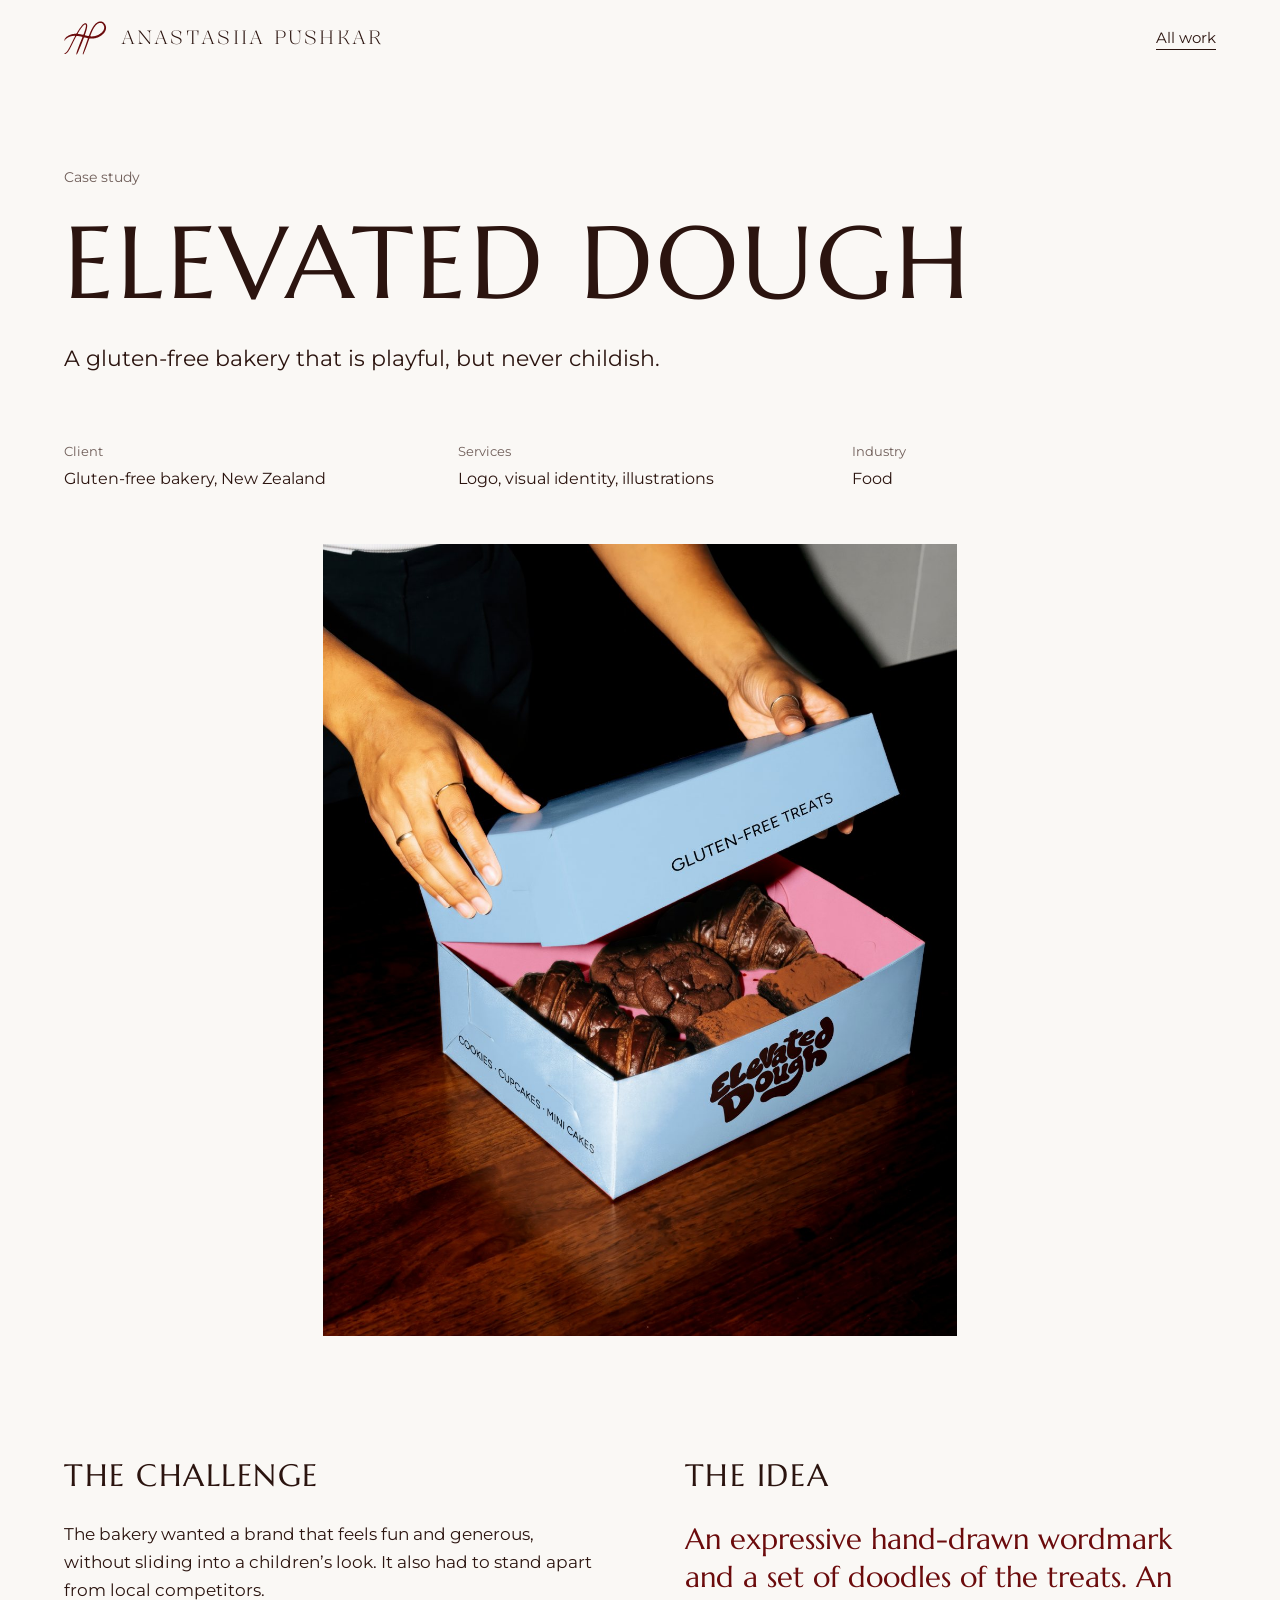
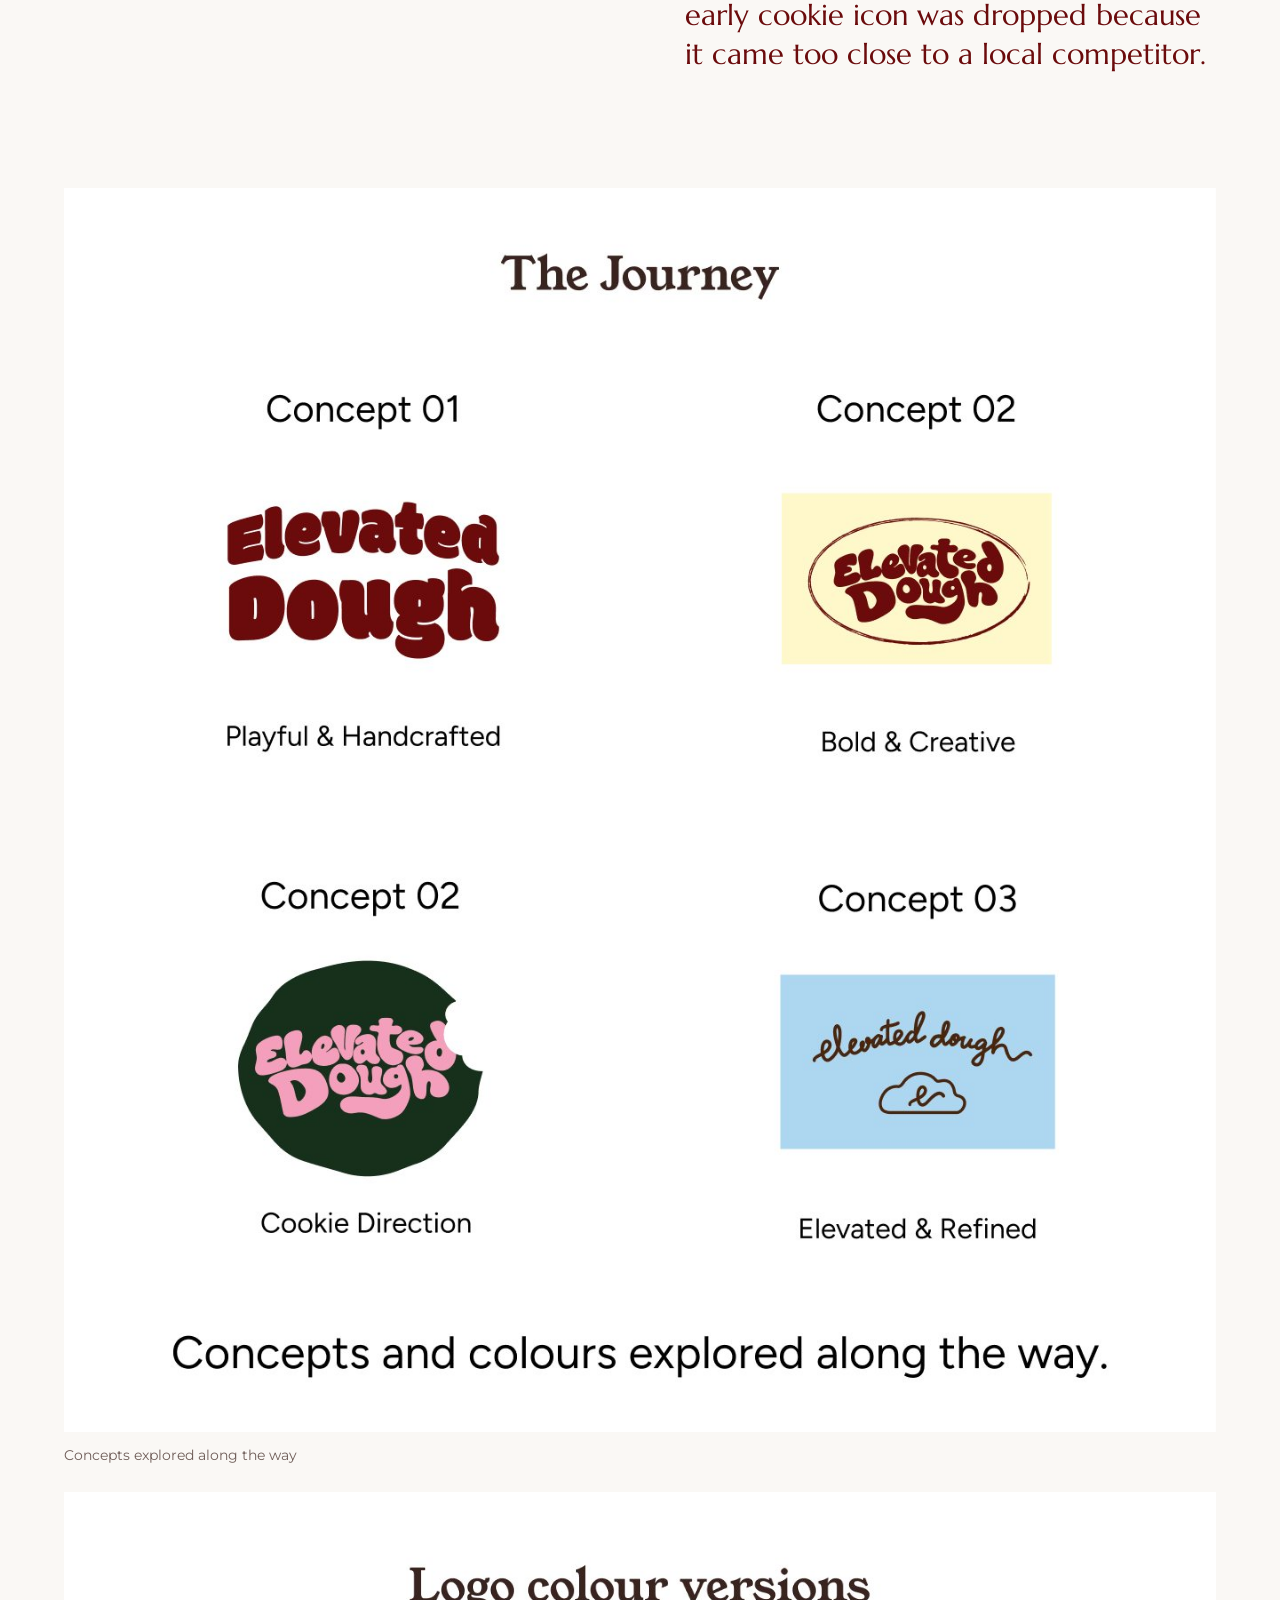
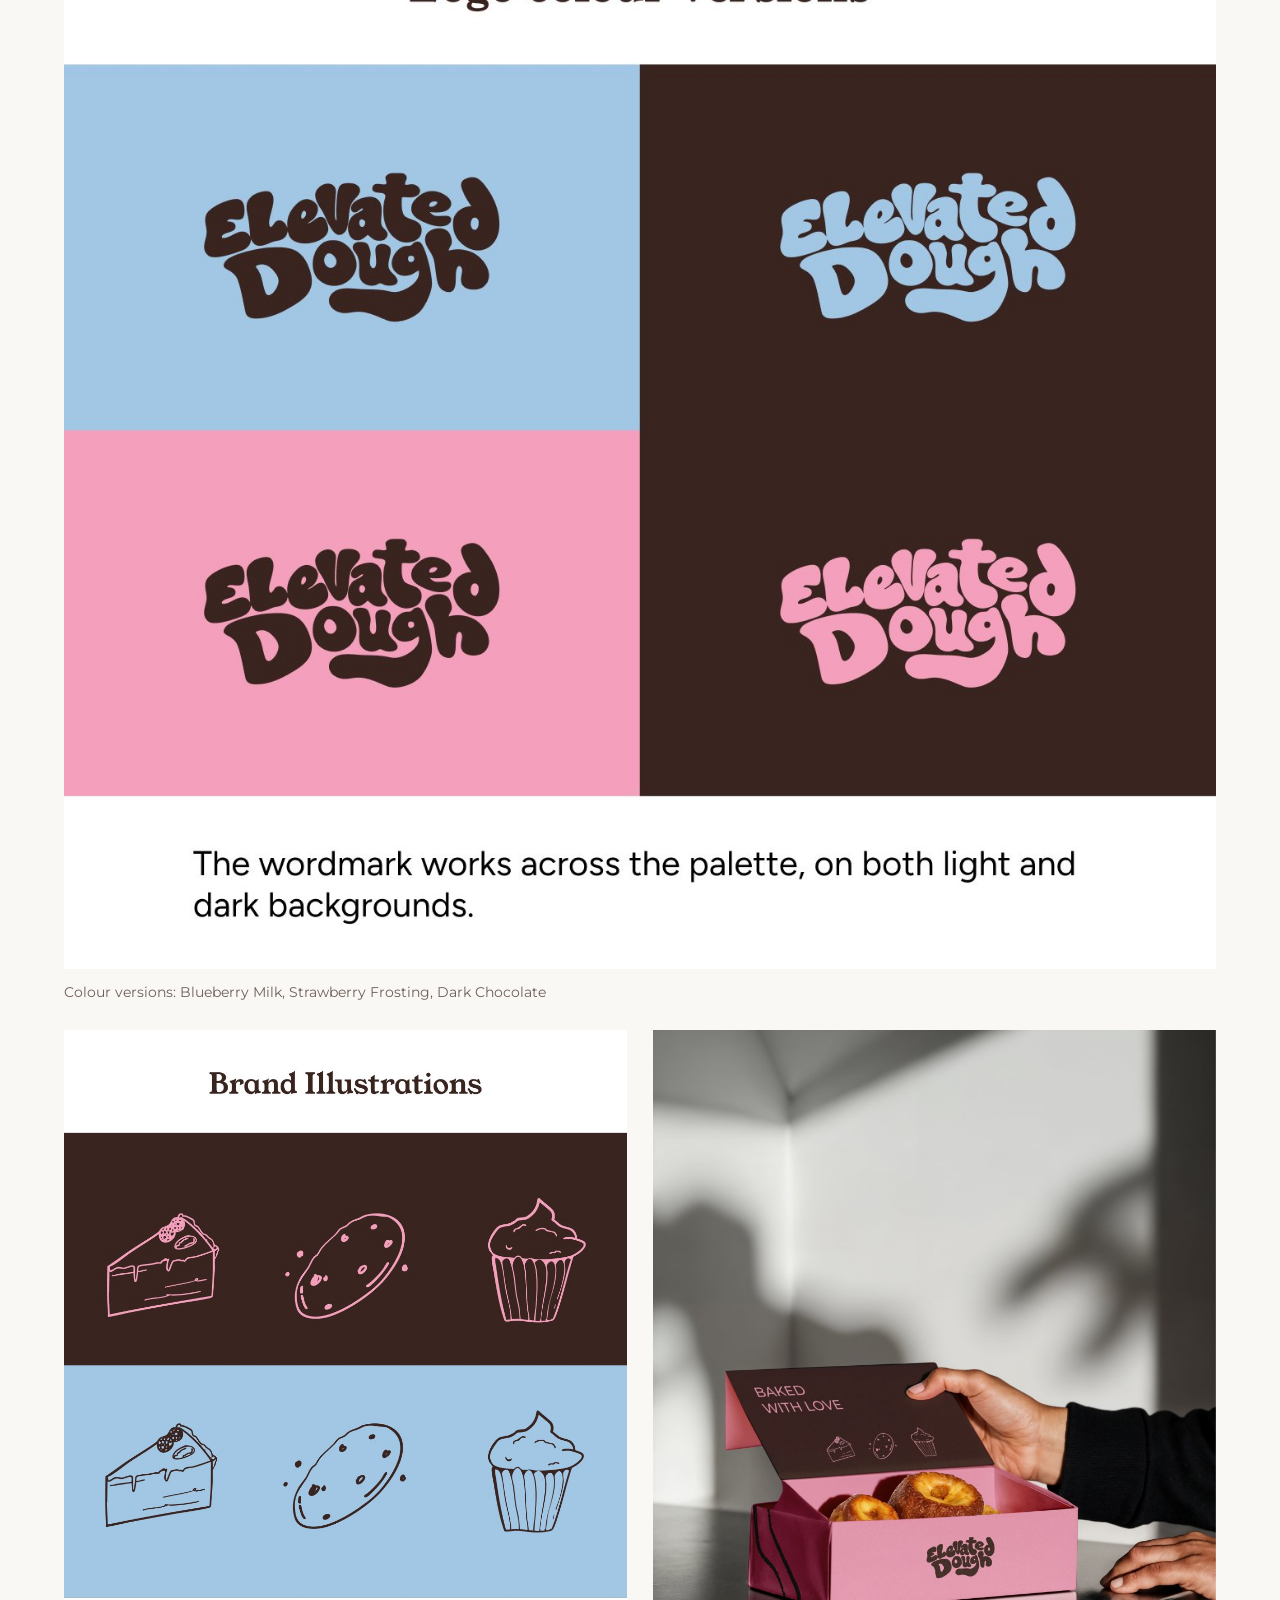
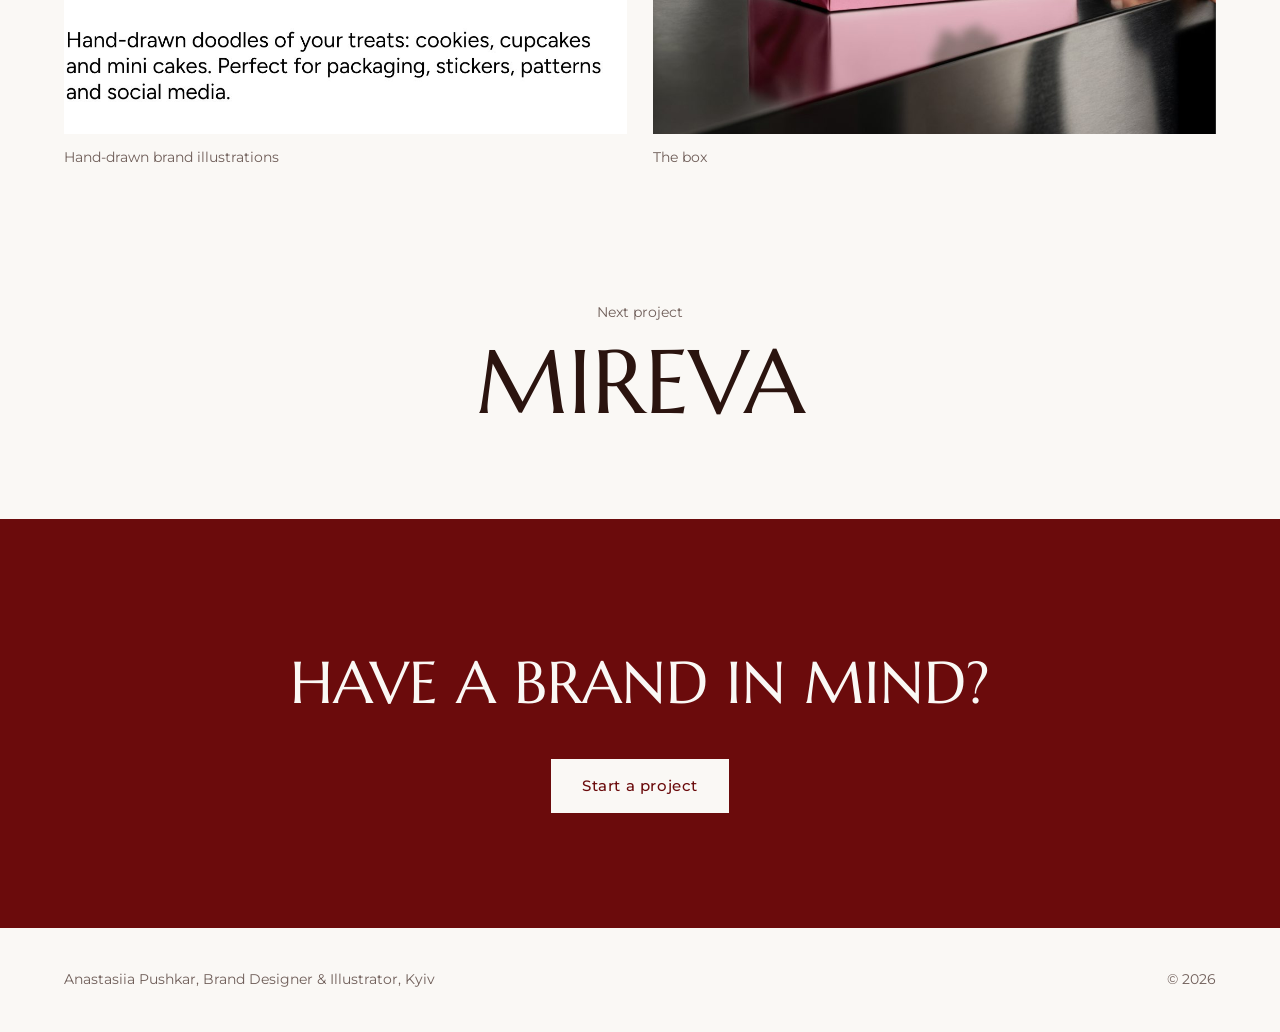
<file: work/elevated-dough.html>
<!DOCTYPE html>
<html lang="en">
<head>
<meta charset="utf-8">
<meta name="viewport" content="width=device-width, initial-scale=1">
<title>Elevated Dough · Anastasiia Pushkar</title>
<meta name="description" content="A gluten-free bakery that is playful, but never childish.">
<link rel="icon" type="image/svg+xml" href="../img/ap-monogram.svg">
<link rel="preconnect" href="https://fonts.googleapis.com">
<link rel="preconnect" href="https://fonts.gstatic.com" crossorigin>
<link href="https://fonts.googleapis.com/css2?family=Kalnia:wght@300;400&family=Marcellus&family=Montserrat:wght@400;500&display=swap" rel="stylesheet">
<link rel="stylesheet" href="../css/case.css">
</head>
<body>
<header><nav class="wrap" aria-label="Main"><a class="logo" href="../" aria-label="Anastasiia Pushkar, home"><svg class="mark" viewBox="24 19 367 293" aria-hidden="true"><path fill="currentColor" d="M335.50 22.97C334.90 23.03 333.50 23.13 332.51 23.26C331.52 23.39 330.54 23.56 329.56 23.76C328.58 23.97 327.61 24.21 326.64 24.48C325.68 24.75 324.73 25.05 323.78 25.38C322.84 25.70 321.90 26.05 320.97 26.42C320.04 26.79 319.12 27.19 318.22 27.61C317.31 28.03 316.41 28.47 315.52 28.93C314.63 29.39 313.75 29.86 312.88 30.36C312.01 30.85 311.15 31.36 310.30 31.88C309.45 32.41 308.61 32.95 307.78 33.51C306.95 34.07 306.13 34.64 305.32 35.23C304.51 35.81 303.71 36.41 302.92 37.02C302.13 37.63 301.34 38.25 300.57 38.89C299.80 39.52 299.03 40.17 298.28 40.82C297.52 41.48 296.78 42.15 296.05 42.83C295.31 43.51 294.59 44.20 293.88 44.90C293.16 45.60 292.45 46.30 291.75 47.02C291.05 47.73 290.35 48.45 289.67 49.18C288.99 49.91 288.32 50.65 287.65 51.40C286.99 52.15 286.34 52.90 285.69 53.67C285.04 54.43 284.40 55.20 283.77 55.98C283.14 56.75 282.52 57.54 281.91 58.32C281.29 59.11 280.69 59.91 280.09 60.72C279.50 61.52 278.91 62.33 278.33 63.14C277.75 63.95 277.17 64.77 276.61 65.60C276.04 66.42 275.48 67.25 274.93 68.08C274.38 68.92 273.84 69.76 273.30 70.60C272.76 71.45 272.23 72.29 271.71 73.15C271.19 74.00 270.67 74.85 270.16 75.71C269.64 76.57 269.13 77.43 268.63 78.30C268.13 79.16 267.64 80.03 267.15 80.90C266.66 81.77 266.17 82.65 265.69 83.53C265.21 84.40 264.74 85.28 264.27 86.17C263.80 87.05 263.34 87.94 262.88 88.83C262.42 89.72 261.98 90.61 261.53 91.51C261.08 92.40 260.63 93.29 260.19 94.19C259.75 95.09 259.31 95.99 258.88 96.89C258.45 97.79 258.03 98.70 257.60 99.60C257.18 100.51 256.75 101.41 256.33 102.32C255.92 103.23 255.50 104.14 255.09 105.05C254.68 105.96 254.27 106.88 253.87 107.79C253.47 108.71 253.07 109.63 252.67 110.54C252.28 111.46 251.88 112.38 251.49 113.30C251.10 114.22 250.71 115.14 250.32 116.06C249.94 116.99 249.55 117.91 249.17 118.83C248.79 119.76 248.40 120.68 248.02 121.61C247.64 122.53 247.27 123.46 246.90 124.39C246.52 125.31 246.15 126.24 245.78 127.17C245.40 128.10 245.04 129.03 244.67 129.96C244.30 130.89 243.94 131.82 243.57 132.75C243.21 133.68 242.85 134.62 242.49 135.55C242.13 136.48 241.77 137.42 241.42 138.35C241.06 139.28 240.71 140.22 240.35 141.15C239.99 142.09 239.68 143.04 239.26 143.95C238.84 144.85 238.48 145.85 237.85 146.59C237.22 147.32 236.37 148.04 235.48 148.35C234.59 148.66 233.49 148.52 232.51 148.45C231.52 148.38 230.54 148.11 229.55 147.93C228.57 147.75 227.59 147.54 226.61 147.35C225.63 147.15 224.65 146.95 223.67 146.74C222.69 146.54 221.71 146.33 220.74 146.11C219.76 145.90 218.78 145.68 217.81 145.46C216.83 145.24 215.86 145.01 214.89 144.79C213.91 144.56 212.94 144.33 211.97 144.10C210.99 143.86 210.01 143.68 209.05 143.38C208.10 143.09 206.99 142.91 206.25 142.34C205.51 141.77 204.81 140.86 204.59 139.97C204.37 139.08 204.72 137.98 204.93 137.01C205.14 136.04 205.54 135.11 205.86 134.16C206.17 133.21 206.51 132.27 206.83 131.32C207.15 130.38 207.48 129.43 207.80 128.48C208.12 127.53 208.43 126.58 208.75 125.64C209.06 124.69 209.38 123.74 209.69 122.79C210.01 121.84 210.33 120.89 210.64 119.94C210.96 118.99 211.27 118.04 211.58 117.09C211.88 116.14 212.18 115.19 212.48 114.23C212.78 113.28 213.08 112.32 213.37 111.37C213.67 110.41 213.96 109.46 214.25 108.50C214.54 107.54 214.83 106.59 215.12 105.63C215.40 104.67 215.68 103.71 215.96 102.75C216.24 101.79 216.51 100.83 216.78 99.86C217.05 98.90 217.32 97.94 217.59 96.97C217.85 96.01 218.11 95.04 218.36 94.08C218.62 93.11 218.87 92.14 219.11 91.17C219.36 90.20 219.59 89.23 219.82 88.26C220.06 87.28 220.29 86.31 220.51 85.34C220.74 84.36 220.95 83.38 221.16 82.41C221.37 81.43 221.58 80.45 221.77 79.47C221.96 78.49 222.14 77.50 222.32 76.52C222.49 75.53 222.66 74.55 222.81 73.56C222.97 72.57 223.10 71.58 223.23 70.59C223.35 69.60 223.46 68.60 223.57 67.61C223.68 66.62 223.79 65.62 223.87 64.62C223.95 63.63 224.03 62.63 224.05 61.63C224.08 60.63 224.06 59.63 224.01 58.63C223.96 57.63 223.86 56.64 223.74 55.64C223.62 54.65 223.48 53.66 223.28 52.68C223.09 51.70 222.87 50.72 222.58 49.77C222.28 48.81 221.94 47.87 221.51 46.96C221.09 46.06 220.61 45.17 220.05 44.35C219.48 43.53 218.85 42.73 218.15 42.03C217.45 41.33 216.66 40.67 215.82 40.15C214.99 39.62 214.06 39.17 213.12 38.87C212.18 38.57 211.17 38.42 210.17 38.33C209.18 38.24 208.17 38.26 207.18 38.34C206.18 38.42 205.19 38.58 204.22 38.81C203.25 39.05 202.30 39.38 201.37 39.75C200.44 40.12 199.54 40.55 198.65 41.01C197.77 41.48 196.90 41.98 196.05 42.51C195.21 43.04 194.38 43.61 193.57 44.19C192.76 44.77 191.96 45.38 191.18 46.01C190.40 46.63 189.63 47.27 188.87 47.92C188.11 48.57 187.37 49.24 186.63 49.91C185.89 50.59 185.17 51.28 184.45 51.98C183.73 52.67 183.03 53.38 182.33 54.10C181.64 54.82 180.95 55.55 180.27 56.28C179.59 57.01 178.91 57.75 178.25 58.49C177.58 59.24 176.92 59.99 176.27 60.75C175.61 61.51 174.97 62.27 174.33 63.04C173.68 63.80 173.05 64.57 172.42 65.35C171.79 66.12 171.16 66.91 170.54 67.69C169.92 68.47 169.30 69.26 168.69 70.05C168.07 70.84 167.47 71.63 166.86 72.43C166.26 73.23 165.66 74.03 165.07 74.84C164.47 75.64 163.89 76.45 163.30 77.26C162.71 78.07 162.13 78.88 161.55 79.69C160.97 80.51 160.39 81.32 159.82 82.14C159.24 82.96 158.67 83.78 158.10 84.61C157.53 85.43 156.97 86.25 156.40 87.08C155.84 87.90 155.28 88.73 154.72 89.56C154.16 90.39 153.60 91.22 153.05 92.05C152.50 92.89 151.94 93.72 151.40 94.56C150.85 95.39 150.31 96.24 149.77 97.08C149.23 97.92 148.69 98.76 148.16 99.61C147.62 100.45 147.08 101.29 146.55 102.14C146.01 102.98 145.48 103.83 144.96 104.68C144.43 105.53 143.91 106.38 143.38 107.24C142.86 108.09 142.34 108.94 141.82 109.80C141.30 110.65 140.79 111.51 140.27 112.36C139.75 113.22 139.24 114.08 138.72 114.94C138.21 115.79 137.70 116.65 137.19 117.52C136.68 118.38 136.18 119.24 135.67 120.10C135.17 120.96 134.67 121.83 134.16 122.70C133.65 123.56 133.19 124.45 132.61 125.26C132.04 126.07 131.46 126.94 130.71 127.57C129.96 128.20 129.04 128.71 128.11 129.03C127.19 129.34 126.15 129.38 125.15 129.46C124.16 129.53 123.15 129.49 122.15 129.50C121.15 129.52 120.15 129.52 119.15 129.54C118.15 129.57 117.16 129.61 116.16 129.65C115.16 129.69 114.16 129.73 113.16 129.78C112.16 129.83 111.16 129.89 110.17 129.97C109.17 130.06 108.17 130.16 107.18 130.28C106.19 130.40 105.20 130.53 104.21 130.67C103.22 130.81 102.23 130.96 101.24 131.11C100.25 131.27 99.27 131.44 98.28 131.62C97.30 131.81 96.32 132.00 95.34 132.21C94.36 132.42 93.39 132.65 92.42 132.89C91.45 133.14 90.48 133.40 89.52 133.67C88.56 133.95 87.61 134.24 86.65 134.55C85.70 134.85 84.75 135.17 83.81 135.51C82.87 135.84 81.93 136.19 81.00 136.55C80.07 136.92 79.14 137.29 78.22 137.68C77.30 138.06 76.38 138.46 75.46 138.86C74.55 139.26 73.64 139.68 72.73 140.10C71.82 140.51 70.91 140.94 70.01 141.37C69.11 141.80 68.21 142.24 67.32 142.69C66.43 143.14 65.54 143.60 64.65 144.06C63.77 144.53 62.89 145.00 62.01 145.48C61.13 145.96 60.26 146.45 59.39 146.94C58.52 147.44 57.66 147.95 56.80 148.46C55.95 148.98 55.10 149.51 54.26 150.05C53.42 150.59 52.58 151.14 51.75 151.70C50.93 152.27 50.10 152.84 49.29 153.42C48.48 154.00 47.68 154.60 46.89 155.21C46.09 155.82 45.31 156.44 44.54 157.08C43.77 157.72 43.01 158.37 42.26 159.04C41.52 159.70 40.79 160.39 40.08 161.09C39.36 161.79 38.66 162.50 37.97 163.22C37.28 163.95 36.61 164.69 35.95 165.45C35.30 166.21 34.67 166.98 34.07 167.78C33.47 168.58 32.89 169.39 32.35 170.23C31.81 171.08 31.29 171.94 30.84 172.82C30.38 173.71 29.96 174.63 29.61 175.56C29.26 176.50 28.96 177.46 28.74 178.43C28.53 179.40 28.40 180.40 28.32 181.40C28.25 182.39 28.23 183.40 28.31 184.40C28.38 185.39 28.38 186.49 28.75 187.36C29.13 188.22 29.96 189.56 30.55 189.56C31.13 189.56 31.83 188.21 32.24 187.35C32.64 186.50 32.66 185.39 32.97 184.45C33.29 183.50 33.65 182.56 34.12 181.68C34.58 180.80 35.15 179.97 35.75 179.17C36.35 178.37 37.02 177.62 37.70 176.89C38.38 176.16 39.10 175.46 39.84 174.78C40.57 174.10 41.33 173.45 42.10 172.82C42.87 172.18 43.67 171.57 44.47 170.97C45.27 170.38 46.08 169.79 46.91 169.22C47.73 168.65 48.56 168.10 49.39 167.55C50.23 167.00 51.08 166.46 51.92 165.93C52.77 165.41 53.63 164.89 54.49 164.37C55.34 163.86 56.21 163.36 57.08 162.86C57.94 162.37 58.82 161.88 59.70 161.40C60.57 160.92 61.45 160.44 62.34 159.97C63.22 159.51 64.11 159.05 65.00 158.60C65.89 158.15 66.79 157.70 67.69 157.27C68.59 156.84 69.50 156.41 70.41 155.99C71.32 155.58 72.23 155.18 73.15 154.79C74.07 154.39 75.00 154.01 75.93 153.64C76.85 153.27 77.79 152.91 78.73 152.57C79.67 152.23 80.61 151.90 81.56 151.59C82.51 151.28 83.47 150.99 84.44 150.73C85.40 150.46 86.37 150.21 87.34 149.98C88.31 149.75 89.29 149.54 90.27 149.34C91.25 149.14 92.24 148.97 93.22 148.80C94.21 148.63 95.20 148.48 96.19 148.33C97.17 148.19 98.17 148.05 99.16 147.93C100.15 147.81 101.15 147.72 102.14 147.63C103.14 147.54 104.14 147.46 105.13 147.38C106.13 147.31 107.13 147.23 108.12 147.16C109.12 147.10 110.12 147.03 111.12 146.98C112.12 146.94 113.12 146.86 114.12 146.89C115.11 146.92 116.32 146.75 117.10 147.16C117.87 147.57 118.65 148.50 118.77 149.34C118.89 150.17 118.21 151.25 117.82 152.17C117.44 153.08 116.91 153.94 116.45 154.83C115.99 155.72 115.52 156.60 115.06 157.49C114.59 158.37 114.13 159.26 113.67 160.15C113.20 161.03 112.75 161.92 112.29 162.81C111.83 163.70 111.37 164.59 110.91 165.48C110.46 166.37 110.00 167.26 109.54 168.15C109.09 169.04 108.63 169.93 108.18 170.82C107.73 171.72 107.29 172.61 106.84 173.50C106.39 174.40 105.94 175.29 105.49 176.18C105.04 177.07 104.58 177.96 104.13 178.86C103.68 179.75 103.25 180.65 102.80 181.55C102.36 182.45 101.92 183.34 101.47 184.24C101.03 185.13 100.58 186.03 100.13 186.92C99.69 187.82 99.24 188.71 98.79 189.61C98.35 190.50 97.91 191.40 97.47 192.30C97.03 193.19 96.59 194.09 96.15 194.99C95.72 195.89 95.28 196.79 94.84 197.69C94.40 198.59 93.96 199.49 93.52 200.39C93.09 201.29 92.65 202.18 92.21 203.08C91.77 203.98 91.33 204.88 90.89 205.78C90.45 206.67 90.00 207.57 89.56 208.47C89.12 209.37 88.69 210.27 88.25 211.16C87.81 212.06 87.37 212.96 86.93 213.86C86.49 214.76 86.06 215.66 85.62 216.56C85.18 217.46 84.74 218.35 84.30 219.25C83.86 220.15 83.43 221.05 82.98 221.95C82.54 222.85 82.10 223.74 81.65 224.64C81.21 225.53 80.77 226.43 80.33 227.33C79.89 228.23 79.45 229.12 79.00 230.02C78.55 230.91 78.08 231.80 77.63 232.69C77.18 233.58 76.73 234.48 76.28 235.37C75.84 236.26 75.39 237.16 74.94 238.05C74.49 238.94 74.03 239.83 73.57 240.72C73.11 241.61 72.65 242.50 72.19 243.38C71.73 244.27 71.26 245.16 70.80 246.04C70.33 246.93 69.87 247.81 69.40 248.69C68.93 249.58 68.46 250.46 67.98 251.34C67.51 252.22 67.03 253.10 66.55 253.97C66.07 254.85 65.58 255.73 65.09 256.60C64.61 257.47 64.11 258.34 63.62 259.21C63.12 260.08 62.62 260.94 62.12 261.81C61.61 262.67 61.11 263.53 60.60 264.39C60.09 265.25 59.57 266.11 59.05 266.96C58.53 267.82 58.00 268.66 57.46 269.51C56.92 270.35 56.38 271.19 55.84 272.03C55.29 272.87 54.74 273.70 54.17 274.53C53.61 275.35 53.04 276.18 52.46 276.99C51.88 277.81 51.29 278.61 50.69 279.41C50.09 280.21 49.48 281.01 48.86 281.79C48.24 282.57 47.60 283.34 46.95 284.11C46.31 284.87 45.65 285.62 44.97 286.35C44.29 287.09 43.60 287.81 42.88 288.51C42.17 289.21 41.44 289.89 40.67 290.54C39.91 291.19 39.13 291.82 38.31 292.39C37.49 292.96 36.64 293.49 35.77 293.97C34.89 294.45 33.94 294.79 33.06 295.25C32.18 295.72 31.24 296.15 30.49 296.79C29.73 297.42 28.99 298.20 28.55 299.06C28.10 299.91 27.60 301.11 27.83 301.90C28.05 302.70 29.07 303.49 29.91 303.84C30.75 304.19 31.90 304.08 32.89 304.00C33.87 303.93 34.86 303.66 35.82 303.38C36.77 303.09 37.71 302.73 38.62 302.32C39.53 301.91 40.42 301.45 41.29 300.94C42.15 300.44 42.98 299.88 43.80 299.30C44.61 298.72 45.39 298.10 46.16 297.46C46.93 296.82 47.68 296.15 48.41 295.47C49.14 294.79 49.85 294.08 50.54 293.36C51.24 292.65 51.92 291.91 52.58 291.16C53.25 290.42 53.90 289.66 54.54 288.89C55.19 288.13 55.82 287.35 56.44 286.57C57.06 285.78 57.66 284.98 58.26 284.18C58.86 283.38 59.44 282.57 60.02 281.75C60.60 280.94 61.17 280.12 61.74 279.29C62.30 278.47 62.86 277.64 63.42 276.81C63.97 275.98 64.52 275.14 65.06 274.30C65.61 273.46 66.14 272.62 66.67 271.77C67.19 270.92 67.71 270.06 68.23 269.20C68.74 268.35 69.25 267.49 69.76 266.63C70.27 265.77 70.78 264.90 71.28 264.04C71.79 263.18 72.29 262.31 72.78 261.44C73.28 260.57 73.77 259.70 74.26 258.83C74.74 257.96 75.23 257.08 75.70 256.20C76.18 255.32 76.66 254.44 77.13 253.56C77.61 252.68 78.08 251.80 78.56 250.92C79.03 250.04 79.50 249.16 79.97 248.28C80.44 247.39 80.89 246.50 81.36 245.62C81.82 244.73 82.27 243.84 82.73 242.95C83.19 242.06 83.66 241.18 84.11 240.29C84.57 239.40 85.02 238.50 85.47 237.61C85.92 236.72 86.37 235.82 86.82 234.93C87.27 234.04 87.73 233.15 88.19 232.26C88.64 231.37 89.10 230.48 89.54 229.59C89.99 228.69 90.42 227.79 90.86 226.89C91.30 225.99 91.74 225.09 92.18 224.20C92.63 223.30 93.08 222.41 93.52 221.51C93.97 220.62 94.42 219.72 94.86 218.83C95.30 217.93 95.74 217.03 96.18 216.13C96.62 215.24 97.06 214.34 97.50 213.44C97.94 212.54 98.38 211.64 98.82 210.74C99.26 209.85 99.69 208.95 100.13 208.05C100.57 207.15 101.00 206.25 101.44 205.35C101.88 204.45 102.32 203.55 102.77 202.66C103.21 201.76 103.66 200.87 104.11 199.97C104.55 199.08 104.99 198.18 105.43 197.28C105.87 196.38 106.31 195.48 106.75 194.59C107.19 193.69 107.63 192.79 108.07 191.90C108.52 191.00 108.95 190.10 109.39 189.20C109.83 188.30 110.27 187.40 110.72 186.51C111.16 185.61 111.61 184.72 112.06 183.82C112.50 182.93 112.95 182.04 113.40 181.14C113.85 180.25 114.29 179.35 114.74 178.46C115.19 177.56 115.63 176.67 116.08 175.78C116.53 174.88 116.99 173.99 117.44 173.10C117.90 172.21 118.36 171.32 118.82 170.43C119.27 169.54 119.73 168.66 120.19 167.77C120.65 166.88 121.10 165.99 121.56 165.10C122.02 164.21 122.48 163.32 122.94 162.43C123.40 161.55 123.86 160.66 124.32 159.77C124.78 158.88 125.24 158.00 125.71 157.11C126.17 156.23 126.64 155.34 127.11 154.46C127.58 153.58 128.02 152.67 128.55 151.83C129.08 150.98 129.57 150.04 130.28 149.39C131.00 148.73 131.91 148.17 132.83 147.89C133.76 147.61 134.82 147.69 135.82 147.69C136.81 147.69 137.81 147.81 138.81 147.90C139.81 147.99 140.80 148.12 141.79 148.23C142.78 148.35 143.78 148.47 144.77 148.59C145.76 148.72 146.75 148.84 147.75 148.98C148.74 149.11 149.73 149.26 150.71 149.41C151.70 149.56 152.69 149.72 153.68 149.88C154.66 150.04 155.65 150.20 156.64 150.37C157.62 150.55 158.61 150.72 159.59 150.90C160.57 151.08 161.56 151.27 162.54 151.46C163.52 151.65 164.50 151.85 165.48 152.05C166.46 152.25 167.44 152.46 168.41 152.67C169.39 152.88 170.37 153.09 171.35 153.30C172.32 153.52 173.30 153.74 174.27 153.96C175.25 154.19 176.23 154.38 177.19 154.65C178.15 154.93 179.23 155.10 180.03 155.62C180.82 156.14 181.69 156.94 181.96 157.79C182.23 158.64 181.88 159.77 181.65 160.73C181.41 161.69 180.94 162.60 180.57 163.53C180.21 164.46 179.82 165.38 179.45 166.31C179.08 167.24 178.71 168.17 178.34 169.10C177.96 170.03 177.59 170.95 177.21 171.88C176.84 172.81 176.46 173.73 176.09 174.66C175.71 175.59 175.33 176.51 174.95 177.44C174.57 178.36 174.20 179.29 173.82 180.22C173.44 181.14 173.07 182.07 172.69 183.00C172.32 183.92 171.94 184.85 171.56 185.77C171.18 186.70 170.80 187.63 170.43 188.55C170.05 189.48 169.67 190.40 169.29 191.33C168.91 192.25 168.54 193.18 168.16 194.11C167.78 195.03 167.41 195.96 167.03 196.89C166.66 197.81 166.28 198.74 165.91 199.67C165.53 200.59 165.15 201.52 164.78 202.45C164.40 203.37 164.03 204.30 163.66 205.23C163.28 206.16 162.90 207.08 162.53 208.01C162.16 208.94 161.79 209.87 161.42 210.80C161.05 211.73 160.68 212.66 160.31 213.59C159.94 214.52 159.57 215.44 159.20 216.37C158.83 217.30 158.46 218.23 158.09 219.16C157.72 220.09 157.34 221.01 156.98 221.94C156.61 222.87 156.24 223.80 155.87 224.73C155.51 225.66 155.14 226.60 154.78 227.53C154.41 228.46 154.05 229.39 153.69 230.32C153.33 231.26 152.97 232.19 152.62 233.12C152.26 234.06 151.90 234.99 151.55 235.93C151.19 236.86 150.84 237.80 150.48 238.73C150.13 239.67 149.78 240.60 149.43 241.54C149.08 242.48 148.73 243.42 148.39 244.35C148.04 245.29 147.70 246.23 147.36 247.17C147.02 248.11 146.68 249.05 146.34 249.99C146.00 250.94 145.66 251.88 145.32 252.82C144.98 253.76 144.65 254.70 144.31 255.64C143.97 256.58 143.64 257.52 143.30 258.47C142.96 259.41 142.62 260.35 142.29 261.29C141.95 262.23 141.61 263.17 141.27 264.11C140.93 265.05 140.59 265.99 140.26 266.93C139.92 267.88 139.58 268.82 139.25 269.76C138.91 270.70 138.58 271.65 138.26 272.59C137.93 273.54 137.60 274.48 137.28 275.43C136.96 276.38 136.64 277.32 136.33 278.27C136.01 279.22 135.70 280.17 135.40 281.13C135.09 282.08 134.80 283.03 134.51 283.99C134.23 284.95 133.95 285.91 133.69 286.88C133.42 287.84 133.17 288.81 132.92 289.78C132.68 290.75 132.44 291.72 132.22 292.69C132.00 293.67 131.78 294.65 131.59 295.63C131.40 296.61 131.23 297.59 131.07 298.58C130.92 299.57 130.77 300.56 130.67 301.55C130.57 302.55 130.40 303.56 130.47 304.55C130.55 305.53 130.58 306.85 131.12 307.44C131.66 308.03 132.94 308.36 133.70 308.10C134.47 307.84 135.12 306.69 135.69 305.89C136.27 305.09 136.69 304.16 137.17 303.28C137.65 302.40 138.11 301.51 138.57 300.63C139.03 299.74 139.48 298.84 139.92 297.95C140.37 297.05 140.80 296.15 141.23 295.25C141.67 294.35 142.10 293.45 142.52 292.54C142.95 291.64 143.37 290.73 143.78 289.82C144.20 288.91 144.60 288.00 145.01 287.08C145.41 286.17 145.80 285.25 146.20 284.33C146.59 283.41 146.99 282.49 147.38 281.57C147.77 280.65 148.16 279.73 148.54 278.80C148.93 277.88 149.31 276.96 149.69 276.03C150.08 275.11 150.46 274.19 150.84 273.26C151.22 272.34 151.60 271.41 151.99 270.49C152.37 269.57 152.76 268.64 153.15 267.72C153.53 266.80 153.92 265.88 154.31 264.96C154.70 264.04 155.10 263.12 155.49 262.20C155.89 261.28 156.28 260.36 156.68 259.45C157.08 258.53 157.48 257.61 157.88 256.70C158.28 255.78 158.68 254.86 159.08 253.95C159.48 253.03 159.88 252.11 160.28 251.20C160.68 250.28 161.08 249.36 161.48 248.45C161.88 247.53 162.28 246.61 162.67 245.70C163.07 244.78 163.46 243.86 163.85 242.94C164.24 242.02 164.64 241.10 165.03 240.18C165.42 239.25 165.81 238.33 166.19 237.41C166.58 236.49 166.96 235.57 167.34 234.64C167.73 233.72 168.11 232.79 168.49 231.87C168.87 230.94 169.25 230.02 169.63 229.09C170.01 228.17 170.39 227.24 170.76 226.32C171.14 225.39 171.51 224.46 171.89 223.54C172.27 222.61 172.64 221.68 173.02 220.76C173.39 219.83 173.76 218.90 174.14 217.97C174.51 217.04 174.88 216.12 175.25 215.19C175.62 214.26 175.99 213.33 176.36 212.40C176.73 211.47 177.10 210.54 177.46 209.61C177.83 208.68 178.20 207.75 178.57 206.82C178.94 205.89 179.31 204.96 179.67 204.03C180.04 203.10 180.40 202.17 180.77 201.24C181.13 200.31 181.49 199.37 181.86 198.44C182.22 197.51 182.58 196.58 182.95 195.65C183.31 194.72 183.67 193.78 184.03 192.85C184.40 191.92 184.76 190.99 185.12 190.06C185.48 189.12 185.84 188.19 186.20 187.26C186.56 186.32 186.92 185.39 187.28 184.46C187.64 183.52 187.99 182.59 188.35 181.66C188.71 180.72 189.07 179.79 189.43 178.86C189.79 177.92 190.14 176.99 190.50 176.05C190.85 175.12 191.21 174.18 191.56 173.25C191.92 172.31 192.27 171.38 192.62 170.44C192.98 169.51 193.32 168.57 193.68 167.63C194.03 166.70 194.34 165.74 194.75 164.83C195.16 163.92 195.49 162.88 196.13 162.18C196.78 161.48 197.71 160.87 198.62 160.64C199.53 160.40 200.62 160.63 201.60 160.77C202.59 160.90 203.55 161.20 204.53 161.43C205.50 161.66 206.47 161.90 207.44 162.14C208.41 162.38 209.39 162.61 210.36 162.85C211.33 163.08 212.30 163.31 213.28 163.54C214.25 163.77 215.23 163.99 216.20 164.21C217.18 164.43 218.15 164.64 219.13 164.85C220.11 165.07 221.09 165.27 222.07 165.48C223.04 165.68 224.04 165.82 225.00 166.10C225.96 166.37 227.08 166.54 227.81 167.11C228.55 167.68 229.22 168.62 229.41 169.52C229.59 170.41 229.16 171.49 228.92 172.45C228.68 173.42 228.28 174.35 227.95 175.29C227.62 176.24 227.28 177.18 226.96 178.12C226.63 179.07 226.30 180.01 225.97 180.96C225.64 181.90 225.31 182.84 224.98 183.79C224.65 184.73 224.32 185.68 224.00 186.62C223.67 187.57 223.34 188.51 223.01 189.46C222.69 190.40 222.36 191.35 222.03 192.29C221.70 193.24 221.38 194.18 221.05 195.13C220.72 196.07 220.40 197.02 220.07 197.96C219.75 198.91 219.42 199.85 219.10 200.80C218.77 201.74 218.44 202.69 218.12 203.64C217.79 204.58 217.47 205.53 217.14 206.47C216.82 207.42 216.50 208.37 216.17 209.31C215.85 210.26 215.53 211.20 215.20 212.15C214.88 213.10 214.56 214.04 214.24 214.99C213.91 215.94 213.59 216.88 213.26 217.83C212.94 218.77 212.61 219.72 212.29 220.67C211.96 221.61 211.64 222.56 211.31 223.50C210.99 224.45 210.66 225.39 210.34 226.34C210.01 227.28 209.69 228.23 209.36 229.18C209.04 230.12 208.72 231.07 208.39 232.02C208.07 232.96 207.75 233.91 207.42 234.85C207.10 235.80 206.77 236.75 206.45 237.69C206.12 238.64 205.79 239.58 205.47 240.53C205.14 241.47 204.82 242.42 204.49 243.36C204.16 244.31 203.83 245.25 203.51 246.20C203.18 247.14 202.86 248.09 202.53 249.04C202.21 249.98 201.89 250.93 201.57 251.88C201.25 252.82 200.92 253.77 200.59 254.71C200.26 255.66 199.93 256.60 199.60 257.54C199.27 258.49 198.95 259.43 198.62 260.38C198.30 261.33 197.98 262.27 197.65 263.22C197.33 264.17 197.01 265.11 196.68 266.06C196.36 267.00 196.03 267.95 195.71 268.89C195.38 269.84 195.05 270.78 194.73 271.73C194.41 272.68 194.09 273.62 193.77 274.57C193.45 275.52 193.14 276.47 192.82 277.42C192.50 278.37 192.17 279.31 191.85 280.26C191.53 281.21 191.21 282.15 190.90 283.10C190.59 284.05 190.28 285.01 189.98 285.96C189.68 286.91 189.37 287.86 189.07 288.82C188.78 289.77 188.48 290.73 188.19 291.69C187.90 292.64 187.61 293.60 187.34 294.56C187.07 295.52 186.79 296.49 186.55 297.46C186.31 298.43 186.05 299.40 185.88 300.38C185.70 301.36 185.49 302.36 185.48 303.35C185.47 304.34 185.38 305.61 185.84 306.30C186.30 307.00 187.48 307.64 188.26 307.52C189.03 307.39 189.86 306.33 190.47 305.57C191.08 304.81 191.46 303.84 191.92 302.95C192.37 302.06 192.77 301.14 193.19 300.23C193.60 299.32 194.01 298.40 194.41 297.49C194.81 296.57 195.21 295.65 195.61 294.74C196.00 293.82 196.41 292.90 196.80 291.99C197.20 291.07 197.60 290.15 197.99 289.23C198.38 288.31 198.77 287.39 199.16 286.47C199.55 285.55 199.94 284.63 200.32 283.70C200.71 282.78 201.10 281.86 201.48 280.94C201.87 280.01 202.25 279.09 202.63 278.17C203.01 277.24 203.39 276.32 203.77 275.39C204.15 274.47 204.53 273.54 204.91 272.62C205.29 271.69 205.67 270.77 206.05 269.84C206.43 268.91 206.80 267.99 207.17 267.06C207.55 266.13 207.91 265.20 208.28 264.27C208.65 263.34 209.02 262.41 209.39 261.48C209.75 260.55 210.12 259.62 210.49 258.69C210.85 257.76 211.22 256.83 211.58 255.90C211.94 254.96 212.30 254.03 212.66 253.10C213.02 252.17 213.39 251.23 213.75 250.30C214.11 249.37 214.47 248.44 214.82 247.50C215.18 246.57 215.53 245.63 215.89 244.70C216.24 243.76 216.60 242.83 216.95 241.89C217.30 240.95 217.65 240.02 218.00 239.08C218.35 238.14 218.70 237.21 219.04 236.27C219.39 235.33 219.74 234.39 220.09 233.45C220.43 232.52 220.78 231.58 221.12 230.64C221.47 229.70 221.81 228.76 222.15 227.82C222.50 226.88 222.84 225.94 223.18 225.00C223.52 224.06 223.86 223.12 224.20 222.18C224.54 221.24 224.88 220.30 225.22 219.36C225.56 218.42 225.89 217.48 226.23 216.54C226.56 215.59 226.90 214.65 227.23 213.71C227.57 212.77 227.90 211.82 228.24 210.88C228.57 209.94 228.91 209.00 229.24 208.05C229.57 207.11 229.91 206.17 230.24 205.23C230.58 204.28 230.91 203.34 231.25 202.40C231.58 201.46 231.91 200.51 232.24 199.57C232.57 198.62 232.89 197.68 233.22 196.73C233.55 195.79 233.89 194.85 234.22 193.90C234.55 192.96 234.88 192.02 235.21 191.07C235.54 190.13 235.87 189.19 236.20 188.24C236.54 187.30 236.87 186.36 237.20 185.41C237.53 184.47 237.86 183.52 238.19 182.58C238.52 181.64 238.85 180.69 239.18 179.75C239.51 178.80 239.83 177.86 240.17 176.92C240.50 175.97 240.79 175.01 241.19 174.09C241.58 173.18 241.92 172.15 242.55 171.43C243.18 170.72 244.08 170.09 244.99 169.79C245.89 169.49 246.98 169.61 247.97 169.62C248.97 169.62 249.97 169.75 250.97 169.82C251.96 169.89 252.96 169.98 253.96 170.06C254.95 170.13 255.95 170.20 256.95 170.26C257.95 170.32 258.95 170.36 259.95 170.39C260.95 170.43 261.95 170.47 262.94 170.47C263.94 170.48 264.94 170.45 265.94 170.42C266.94 170.40 267.94 170.35 268.94 170.30C269.94 170.25 270.94 170.18 271.94 170.11C272.93 170.04 273.93 169.96 274.93 169.87C275.92 169.79 276.92 169.70 277.91 169.60C278.91 169.50 279.90 169.40 280.90 169.27C281.89 169.15 282.88 169.00 283.87 168.85C284.86 168.71 285.84 168.55 286.83 168.39C287.82 168.22 288.80 168.04 289.78 167.86C290.77 167.67 291.75 167.48 292.72 167.27C293.70 167.07 294.68 166.86 295.66 166.63C296.63 166.41 297.60 166.17 298.57 165.93C299.54 165.69 300.51 165.44 301.48 165.17C302.44 164.91 303.40 164.64 304.36 164.35C305.32 164.07 306.28 163.78 307.23 163.47C308.18 163.17 309.13 162.86 310.08 162.53C311.02 162.21 311.96 161.87 312.90 161.52C313.84 161.18 314.77 160.82 315.71 160.45C316.64 160.09 317.56 159.71 318.49 159.33C319.41 158.94 320.33 158.54 321.24 158.14C322.15 157.73 323.06 157.31 323.97 156.89C324.87 156.46 325.77 156.02 326.66 155.57C327.56 155.12 328.45 154.67 329.33 154.21C330.22 153.74 331.10 153.27 331.98 152.79C332.85 152.30 333.72 151.81 334.58 151.30C335.45 150.80 336.30 150.28 337.15 149.75C338.01 149.23 338.85 148.70 339.69 148.16C340.53 147.62 341.37 147.07 342.20 146.50C343.02 145.94 343.85 145.37 344.66 144.79C345.48 144.22 346.29 143.63 347.09 143.03C347.89 142.44 348.69 141.83 349.48 141.22C350.27 140.60 351.05 139.98 351.82 139.35C352.60 138.71 353.36 138.07 354.12 137.42C354.88 136.77 355.63 136.10 356.37 135.44C357.12 134.77 357.85 134.09 358.58 133.41C359.31 132.72 360.03 132.03 360.74 131.32C361.45 130.62 362.14 129.90 362.83 129.17C363.52 128.45 364.20 127.71 364.87 126.97C365.54 126.23 366.20 125.48 366.85 124.72C367.50 123.96 368.14 123.19 368.76 122.41C369.39 121.63 370.00 120.84 370.61 120.04C371.21 119.24 371.80 118.43 372.37 117.62C372.95 116.80 373.52 115.98 374.07 115.14C374.62 114.30 375.15 113.46 375.67 112.61C376.19 111.75 376.70 110.89 377.19 110.02C377.68 109.15 378.16 108.27 378.62 107.38C379.08 106.49 379.53 105.60 379.96 104.70C380.38 103.79 380.80 102.88 381.19 101.96C381.58 101.04 381.96 100.11 382.31 99.18C382.66 98.24 383.00 97.30 383.31 96.35C383.63 95.40 383.92 94.44 384.19 93.48C384.47 92.52 384.72 91.55 384.95 90.58C385.18 89.61 385.38 88.63 385.57 87.65C385.75 86.66 385.92 85.68 386.06 84.69C386.21 83.70 386.33 82.70 386.42 81.71C386.51 80.71 386.56 79.71 386.59 78.71C386.62 77.71 386.62 76.71 386.59 75.71C386.56 74.71 386.50 73.71 386.41 72.72C386.31 71.72 386.18 70.73 386.03 69.74C385.88 68.76 385.69 67.77 385.49 66.79C385.29 65.81 385.07 64.84 384.81 63.87C384.56 62.90 384.28 61.94 383.98 60.99C383.68 60.04 383.35 59.09 383.00 58.16C382.65 57.22 382.27 56.29 381.88 55.37C381.48 54.45 381.07 53.54 380.63 52.65C380.19 51.75 379.73 50.86 379.25 49.98C378.77 49.11 378.26 48.24 377.74 47.39C377.22 46.53 376.68 45.69 376.13 44.86C375.57 44.03 374.99 43.21 374.39 42.41C373.80 41.61 373.18 40.82 372.54 40.05C371.91 39.28 371.25 38.52 370.58 37.78C369.91 37.04 369.22 36.32 368.51 35.61C367.80 34.91 367.07 34.22 366.32 33.56C365.57 32.90 364.81 32.25 364.02 31.64C363.23 31.02 362.43 30.42 361.61 29.85C360.79 29.28 359.95 28.74 359.09 28.23C358.23 27.71 357.35 27.23 356.46 26.78C355.57 26.33 354.66 25.91 353.74 25.53C352.81 25.14 351.87 24.79 350.92 24.49C349.97 24.18 349.01 23.91 348.03 23.69C347.06 23.47 346.07 23.30 345.08 23.17C344.09 23.05 343.09 22.98 342.09 22.93C341.09 22.88 340.09 22.88 339.09 22.88C338.09 22.88 336.69 22.92 336.09 22.94C335.49 22.96 336.10 22.92 335.50 22.97ZM205.75 48.32C206.36 48.30 207.82 48.06 208.72 48.34C209.63 48.62 210.54 49.27 211.17 49.99C211.80 50.70 212.19 51.72 212.51 52.65C212.82 53.59 212.94 54.61 213.05 55.60C213.16 56.59 213.17 57.59 213.17 58.59C213.18 59.59 213.14 60.59 213.07 61.59C213.01 62.59 212.91 63.59 212.80 64.58C212.68 65.57 212.53 66.56 212.37 67.55C212.22 68.54 212.05 69.52 211.87 70.50C211.69 71.49 211.49 72.47 211.29 73.45C211.09 74.43 210.88 75.41 210.66 76.38C210.44 77.36 210.22 78.33 209.98 79.30C209.75 80.28 209.51 81.25 209.26 82.22C209.01 83.18 208.76 84.15 208.50 85.12C208.24 86.08 207.98 87.05 207.71 88.01C207.44 88.98 207.17 89.94 206.89 90.90C206.61 91.86 206.33 92.82 206.04 93.78C205.75 94.73 205.46 95.69 205.17 96.65C204.88 97.60 204.58 98.56 204.28 99.51C203.98 100.46 203.67 101.42 203.37 102.37C203.06 103.32 202.74 104.27 202.43 105.22C202.11 106.17 201.80 107.12 201.48 108.06C201.16 109.01 200.84 109.96 200.52 110.91C200.19 111.85 199.86 112.80 199.53 113.74C199.21 114.68 198.87 115.63 198.54 116.57C198.21 117.51 197.87 118.46 197.54 119.40C197.20 120.34 196.86 121.28 196.52 122.22C196.18 123.16 195.84 124.10 195.49 125.04C195.15 125.98 194.80 126.91 194.45 127.85C194.10 128.79 193.76 129.73 193.40 130.66C193.04 131.60 192.73 132.55 192.32 133.46C191.90 134.36 191.54 135.38 190.91 136.10C190.27 136.82 189.39 137.51 188.49 137.77C187.59 138.03 186.50 137.79 185.51 137.66C184.53 137.54 183.56 137.24 182.58 137.02C181.61 136.80 180.63 136.57 179.66 136.36C178.68 136.14 177.70 135.92 176.73 135.71C175.75 135.50 174.77 135.29 173.79 135.08C172.82 134.88 171.84 134.67 170.86 134.48C169.87 134.28 168.89 134.10 167.91 133.91C166.93 133.72 165.94 133.54 164.96 133.36C163.98 133.18 162.99 133.00 162.01 132.83C161.02 132.65 160.04 132.48 159.05 132.32C158.06 132.16 157.08 132.01 156.09 131.87C155.10 131.72 154.11 131.57 153.12 131.43C152.13 131.29 151.14 131.17 150.14 131.04C149.15 130.91 148.14 130.86 147.17 130.66C146.19 130.47 145.01 130.41 144.29 129.87C143.56 129.34 142.90 128.33 142.80 127.46C142.70 126.58 143.30 125.53 143.69 124.62C144.07 123.70 144.64 122.86 145.14 121.99C145.64 121.12 146.15 120.27 146.66 119.41C147.17 118.54 147.68 117.68 148.19 116.83C148.70 115.97 149.22 115.11 149.74 114.25C150.25 113.40 150.78 112.55 151.30 111.69C151.82 110.84 152.35 109.99 152.88 109.14C153.40 108.29 153.93 107.44 154.46 106.59C154.99 105.75 155.52 104.90 156.06 104.06C156.59 103.21 157.13 102.37 157.67 101.53C158.21 100.68 158.75 99.84 159.29 99.00C159.84 98.16 160.38 97.32 160.93 96.49C161.48 95.65 162.04 94.82 162.60 93.99C163.16 93.16 163.72 92.34 164.28 91.51C164.84 90.68 165.41 89.86 165.97 89.03C166.54 88.21 167.10 87.38 167.68 86.56C168.25 85.75 168.83 84.93 169.41 84.12C169.99 83.30 170.58 82.49 171.17 81.69C171.77 80.88 172.37 80.08 172.97 79.28C173.57 78.49 174.17 77.69 174.78 76.90C175.39 76.10 176.00 75.31 176.61 74.52C177.23 73.73 177.85 72.94 178.47 72.17C179.10 71.39 179.74 70.61 180.38 69.85C181.01 69.08 181.66 68.31 182.31 67.55C182.96 66.79 183.62 66.04 184.28 65.29C184.95 64.55 185.62 63.81 186.30 63.07C186.98 62.34 187.68 61.62 188.37 60.90C189.07 60.19 189.78 59.48 190.50 58.78C191.21 58.09 191.93 57.39 192.67 56.72C193.41 56.05 194.16 55.38 194.93 54.74C195.70 54.10 196.47 53.47 197.27 52.87C198.07 52.27 198.88 51.68 199.72 51.14C200.56 50.59 201.41 50.05 202.30 49.61C203.19 49.17 204.50 48.70 205.07 48.48C205.65 48.27 205.14 48.34 205.75 48.32ZM334.50 35.36C335.20 35.33 336.50 35.26 337.50 35.27C338.50 35.28 339.50 35.32 340.49 35.42C341.49 35.52 342.48 35.66 343.46 35.88C344.43 36.10 345.39 36.40 346.33 36.74C347.26 37.08 348.18 37.50 349.07 37.95C349.96 38.40 350.83 38.91 351.66 39.46C352.50 40.00 353.31 40.60 354.09 41.22C354.87 41.84 355.62 42.51 356.35 43.19C357.08 43.88 357.78 44.59 358.45 45.33C359.13 46.06 359.79 46.82 360.41 47.60C361.04 48.38 361.64 49.18 362.22 50.00C362.79 50.82 363.34 51.66 363.86 52.51C364.38 53.36 364.88 54.23 365.34 55.11C365.81 56.00 366.26 56.89 366.68 57.80C367.09 58.71 367.49 59.63 367.85 60.56C368.21 61.50 368.54 62.44 368.83 63.40C369.13 64.35 369.39 65.32 369.62 66.29C369.85 67.26 370.05 68.24 370.21 69.23C370.37 70.22 370.50 71.21 370.58 72.21C370.66 73.20 370.71 74.20 370.71 75.20C370.71 76.20 370.66 77.20 370.58 78.20C370.50 79.19 370.37 80.19 370.22 81.18C370.06 82.16 369.87 83.15 369.66 84.12C369.44 85.10 369.19 86.07 368.92 87.03C368.64 87.99 368.33 88.94 367.99 89.88C367.66 90.82 367.29 91.76 366.90 92.68C366.52 93.60 366.10 94.51 365.67 95.41C365.24 96.31 364.79 97.21 364.32 98.09C363.85 98.97 363.36 99.84 362.85 100.70C362.34 101.56 361.81 102.41 361.26 103.25C360.71 104.09 360.15 104.91 359.57 105.73C358.99 106.54 358.39 107.34 357.78 108.13C357.17 108.93 356.54 109.71 355.90 110.47C355.26 111.24 354.61 112.00 353.95 112.75C353.28 113.50 352.61 114.24 351.92 114.96C351.24 115.69 350.54 116.41 349.83 117.12C349.12 117.82 348.40 118.51 347.67 119.19C346.94 119.88 346.20 120.55 345.45 121.21C344.70 121.88 343.94 122.53 343.18 123.17C342.41 123.82 341.64 124.45 340.86 125.08C340.08 125.70 339.28 126.31 338.49 126.91C337.69 127.52 336.88 128.11 336.07 128.69C335.26 129.27 334.44 129.85 333.61 130.41C332.78 130.97 331.95 131.52 331.10 132.06C330.26 132.60 329.41 133.12 328.56 133.64C327.70 134.16 326.84 134.67 325.97 135.16C325.10 135.66 324.23 136.14 323.35 136.62C322.47 137.10 321.59 137.57 320.70 138.02C319.81 138.48 318.91 138.92 318.01 139.36C317.11 139.79 316.20 140.21 315.29 140.61C314.37 141.02 313.46 141.42 312.53 141.81C311.61 142.19 310.68 142.57 309.75 142.93C308.82 143.29 307.88 143.64 306.94 143.98C306.00 144.32 305.06 144.65 304.11 144.97C303.16 145.28 302.21 145.59 301.25 145.88C300.30 146.18 299.34 146.46 298.38 146.73C297.41 147.00 296.45 147.26 295.48 147.51C294.51 147.76 293.54 148.00 292.56 148.22C291.59 148.45 290.61 148.66 289.63 148.86C288.65 149.07 287.67 149.26 286.69 149.45C285.71 149.63 284.72 149.81 283.74 149.97C282.75 150.13 281.76 150.29 280.77 150.42C279.78 150.56 278.79 150.69 277.80 150.80C276.80 150.91 275.81 151.00 274.81 151.10C273.81 151.19 272.82 151.28 271.82 151.37C270.83 151.45 269.83 151.52 268.83 151.58C267.83 151.64 266.83 151.68 265.83 151.71C264.83 151.74 263.83 151.75 262.83 151.74C261.83 151.74 260.83 151.71 259.83 151.67C258.84 151.63 257.83 151.60 256.84 151.50C255.85 151.40 254.77 151.41 253.87 151.07C252.97 150.73 251.88 150.22 251.44 149.47C251.00 148.71 251.12 147.50 251.24 146.54C251.35 145.58 251.81 144.63 252.14 143.68C252.46 142.74 252.83 141.81 253.19 140.87C253.54 139.93 253.89 139.00 254.25 138.07C254.61 137.13 254.97 136.20 255.33 135.26C255.69 134.33 256.05 133.40 256.41 132.47C256.78 131.54 257.14 130.61 257.51 129.67C257.87 128.74 258.23 127.81 258.60 126.88C258.97 125.95 259.34 125.02 259.72 124.10C260.09 123.17 260.47 122.24 260.85 121.32C261.22 120.39 261.60 119.47 261.99 118.54C262.37 117.62 262.75 116.70 263.14 115.77C263.53 114.85 263.92 113.93 264.32 113.01C264.71 112.10 265.11 111.18 265.52 110.26C265.92 109.35 266.33 108.44 266.74 107.53C267.15 106.61 267.57 105.70 267.98 104.79C268.40 103.88 268.81 102.97 269.23 102.07C269.65 101.16 270.08 100.26 270.51 99.35C270.94 98.45 271.37 97.55 271.81 96.65C272.25 95.75 272.69 94.85 273.14 93.96C273.59 93.07 274.05 92.18 274.51 91.29C274.97 90.41 275.44 89.52 275.91 88.64C276.38 87.76 276.86 86.88 277.34 86.00C277.82 85.13 278.31 84.25 278.81 83.38C279.30 82.52 279.81 81.65 280.31 80.79C280.82 79.93 281.34 79.07 281.86 78.22C282.38 77.37 282.91 76.52 283.45 75.67C283.98 74.83 284.53 73.99 285.08 73.15C285.63 72.32 286.19 71.49 286.76 70.67C287.32 69.85 287.90 69.03 288.49 68.22C289.07 67.41 289.67 66.60 290.27 65.81C290.87 65.01 291.48 64.22 292.10 63.43C292.73 62.65 293.35 61.87 294.00 61.10C294.64 60.34 295.29 59.58 295.95 58.83C296.61 58.08 297.28 57.34 297.97 56.61C298.65 55.88 299.34 55.16 300.05 54.45C300.75 53.74 301.46 53.03 302.19 52.34C302.91 51.66 303.65 50.97 304.39 50.31C305.14 49.64 305.90 48.99 306.67 48.35C307.44 47.72 308.22 47.09 309.02 46.49C309.81 45.88 310.62 45.29 311.44 44.72C312.26 44.14 313.09 43.58 313.93 43.04C314.77 42.50 315.62 41.98 316.49 41.48C317.35 40.97 318.23 40.49 319.11 40.03C320.00 39.58 320.91 39.15 321.82 38.74C322.74 38.34 323.66 37.96 324.60 37.61C325.54 37.26 326.49 36.94 327.44 36.66C328.40 36.38 329.37 36.13 330.35 35.93C331.33 35.73 332.63 35.57 333.32 35.47C334.01 35.38 333.80 35.40 334.50 35.36Z"/></svg><span>Anastasiia Pushkar</span></a><a class="back" href="../#work">All work</a></nav></header>
<main>
<section class="wrap intro">
<p class="crumb">Case study</p>
<h1>Elevated Dough</h1>
<p class="tag">A gluten-free bakery that is playful, but never childish.</p>
<dl class="meta"><div><dt>Client</dt><dd>Gluten-free bakery, New Zealand</dd></div><div><dt>Services</dt><dd>Logo, visual identity, illustrations</dd></div><div><dt>Industry</dt><dd>Food</dd></div></dl>
</section>
<div class="wrap"><img class="cover" src="../img/dough.jpg" alt="Hands opening a blue Elevated Dough box"></div>
<section class="wrap story">
<div><h2>The challenge</h2><p>The bakery wanted a brand that feels fun and generous, without sliding into a children’s look. It also had to stand apart from local competitors.</p></div>
<div><h2>The idea</h2><p class="idea">An expressive hand-drawn wordmark and a set of doodles of the treats. An early cookie icon was dropped because it came too close to a local competitor.</p></div>
</section>
<section class="wrap gallery">
<figure class="full"><img src="../img/cases/elevated-dough/01.jpg" width="1297" height="1400" alt="Elevated Dough: Concepts explored along the way" loading="lazy"><figcaption>Concepts explored along the way</figcaption></figure>
<figure class="full"><img src="../img/cases/elevated-dough/02.jpg" width="1400" height="1309" alt="Elevated Dough: Colour versions: Blueberry Milk, Strawberry Frosting, Dark Chocolate" loading="lazy"><figcaption>Colour versions: Blueberry Milk, Strawberry Frosting, Dark Chocolate</figcaption></figure>
<figure class="pair"><img src="../img/cases/elevated-dough/03.jpg" width="1400" height="1366" alt="Elevated Dough: Hand-drawn brand illustrations" loading="lazy"><figcaption>Hand-drawn brand illustrations</figcaption></figure>
<figure class="pair"><img src="../img/cases/elevated-dough/04.jpg" width="1011" height="1400" alt="Elevated Dough: The box" loading="lazy"><figcaption>The box</figcaption></figure>
</section>

<a class="wrap next" href="mireva"><small>Next project</small><strong>MIREVA</strong></a>
<section class="cta"><h2>Have a brand in mind?</h2><a class="btn" href="../#contact">Start a project</a></section>
</main>
<footer><div class="wrap foot"><span>Anastasiia Pushkar, Brand Designer &amp; Illustrator, Kyiv</span><span>© 2026</span></div></footer>
</body>
</html>
</file>
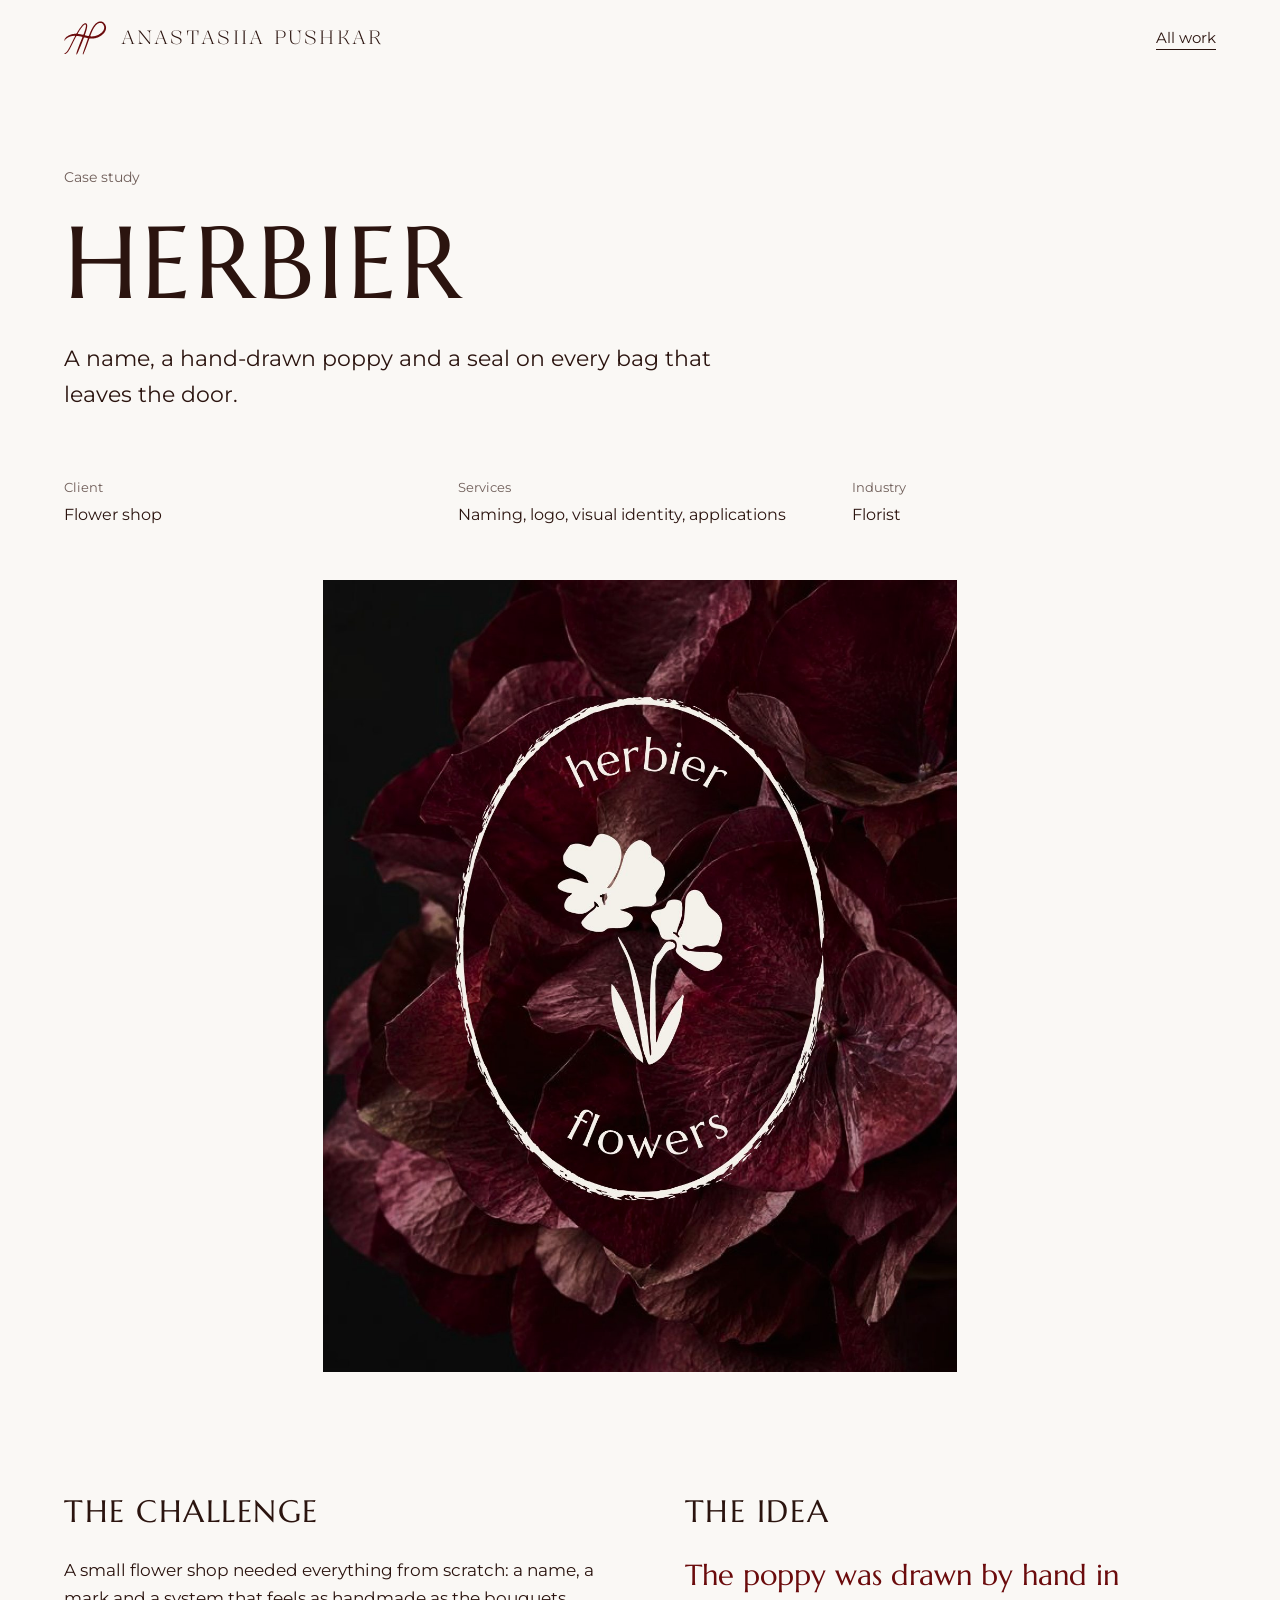
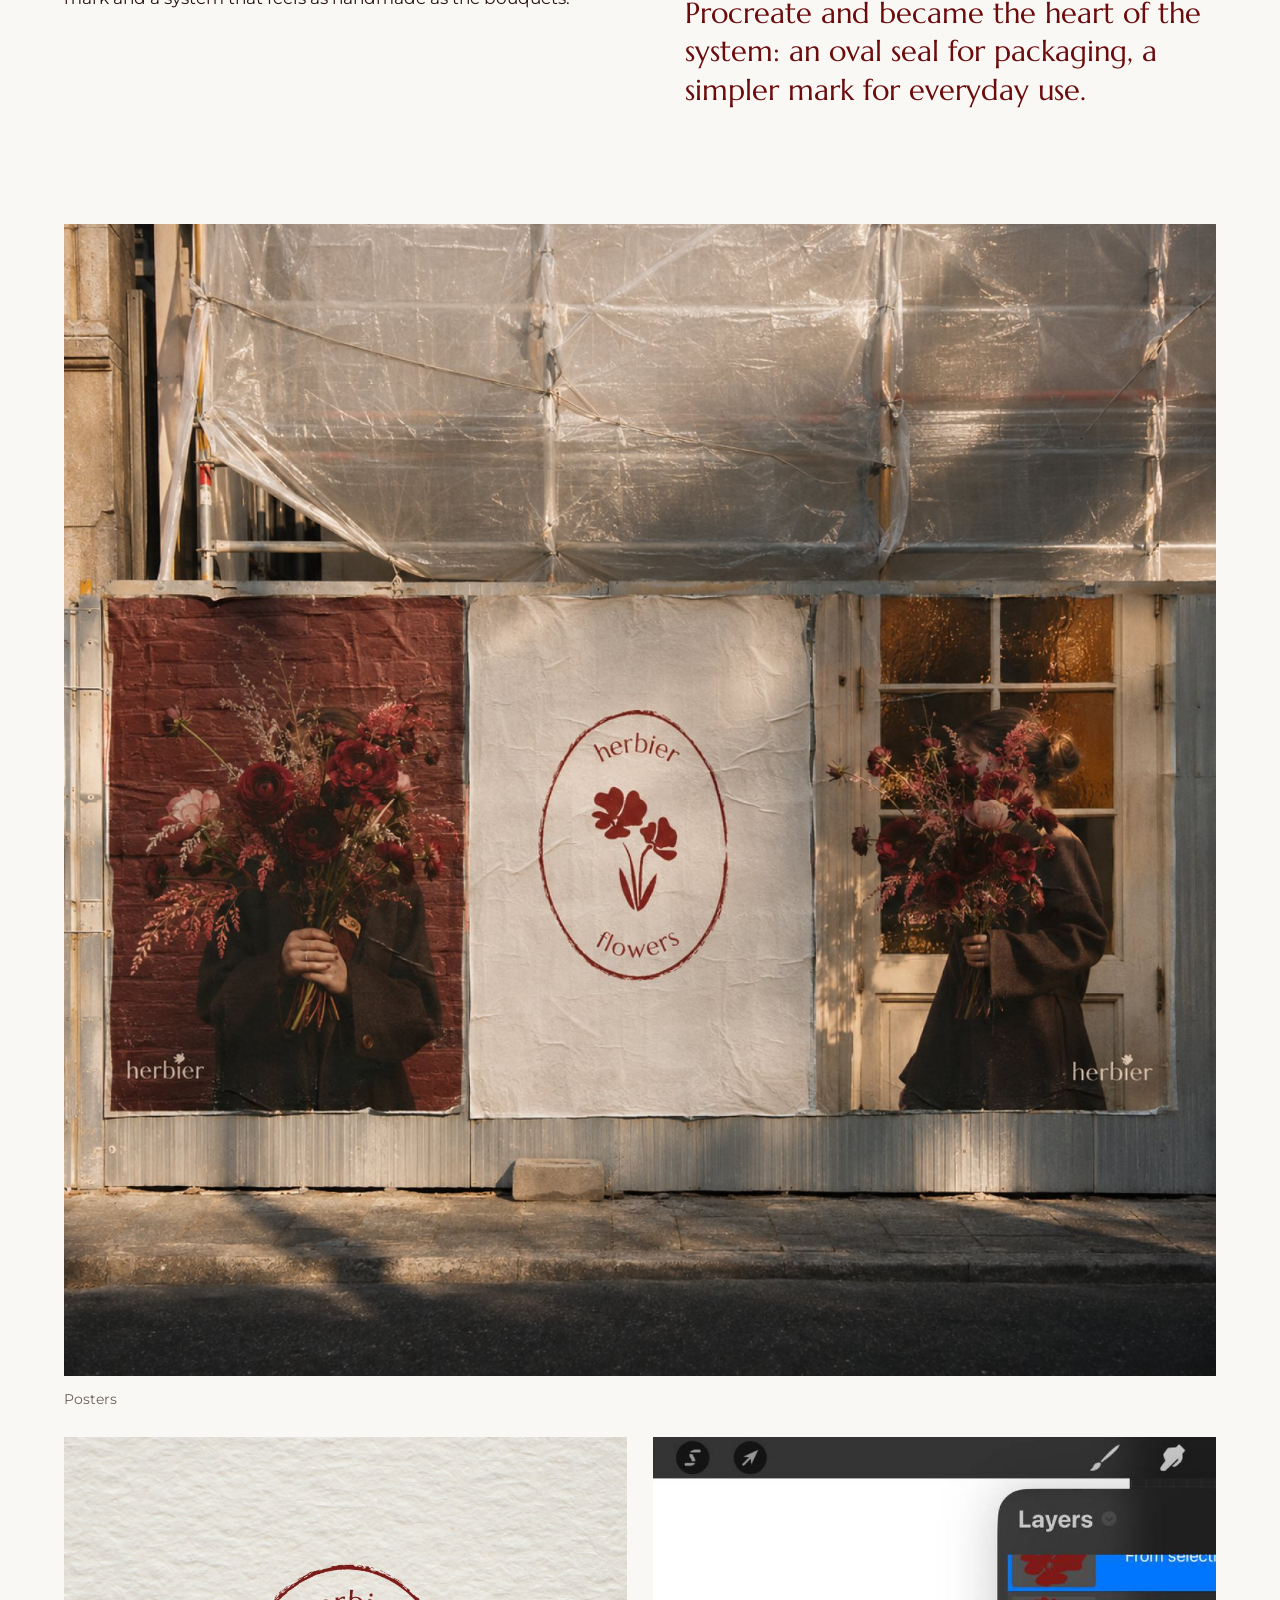
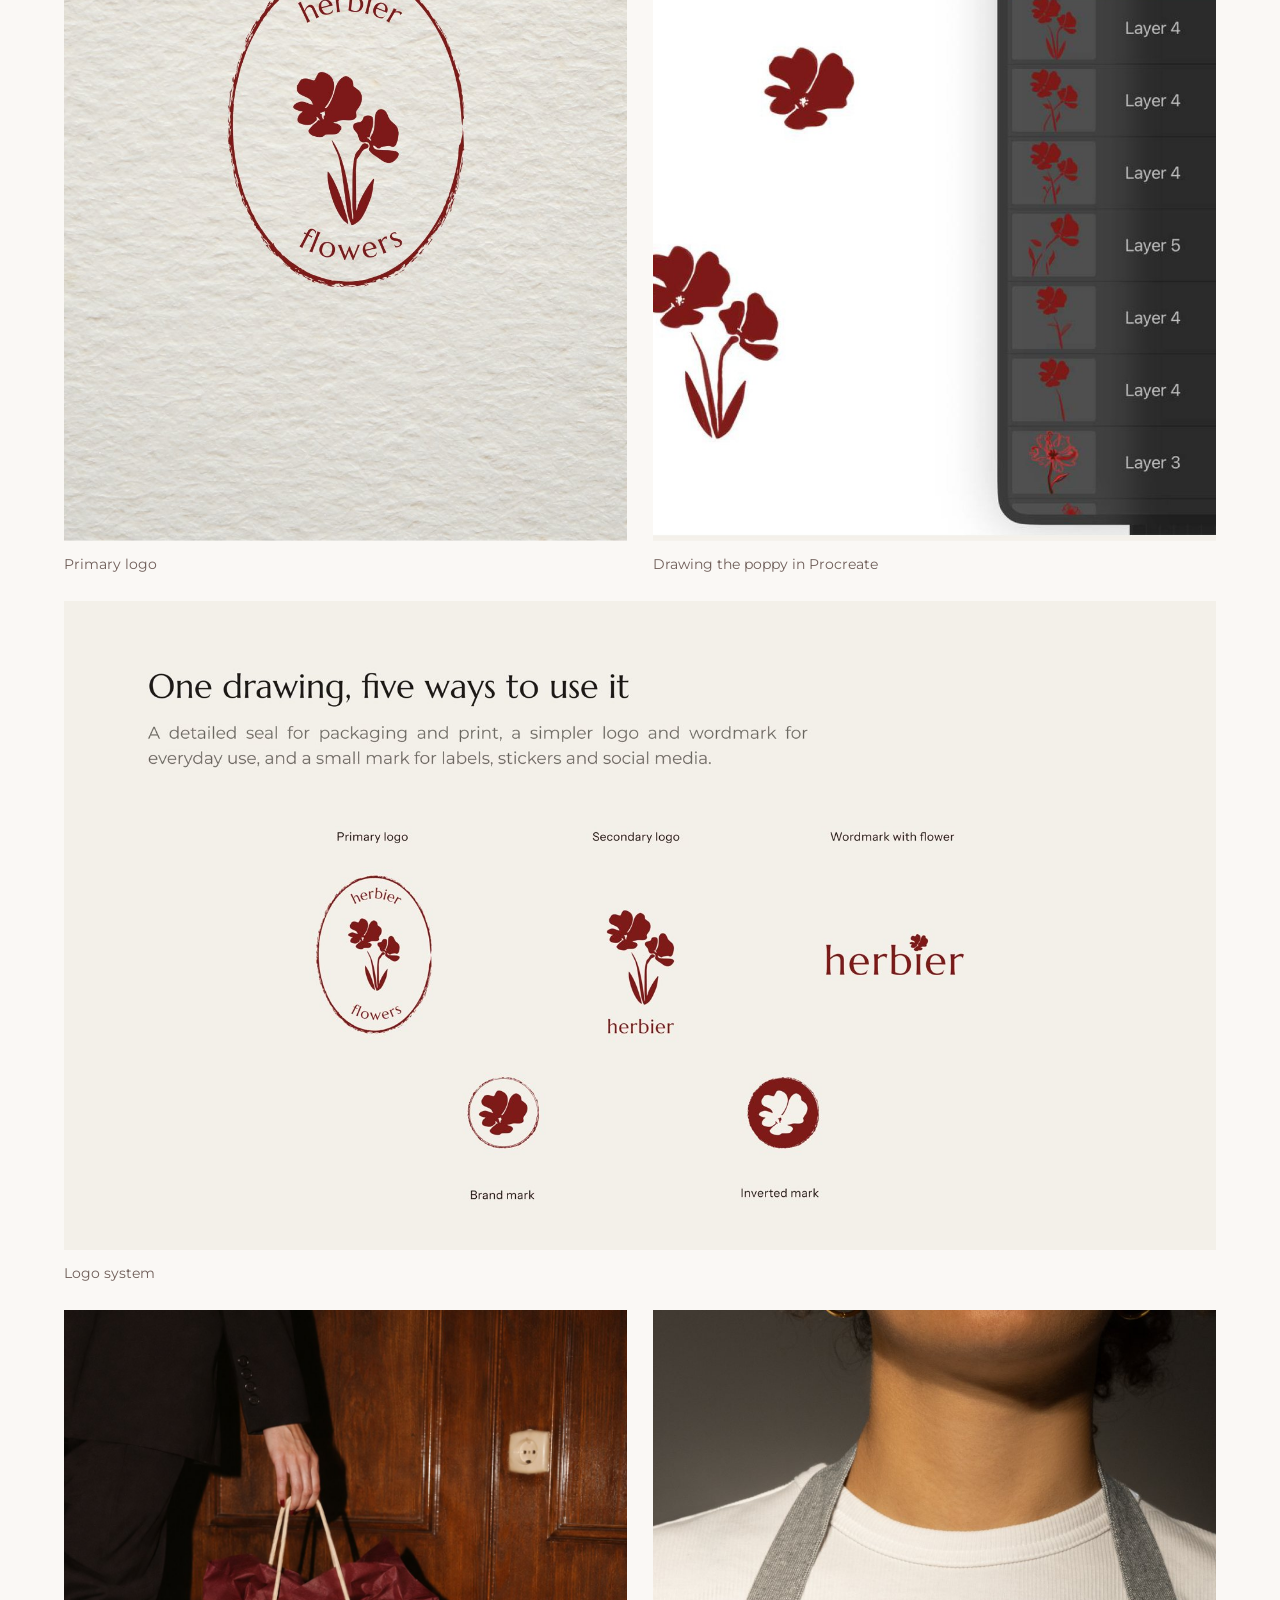
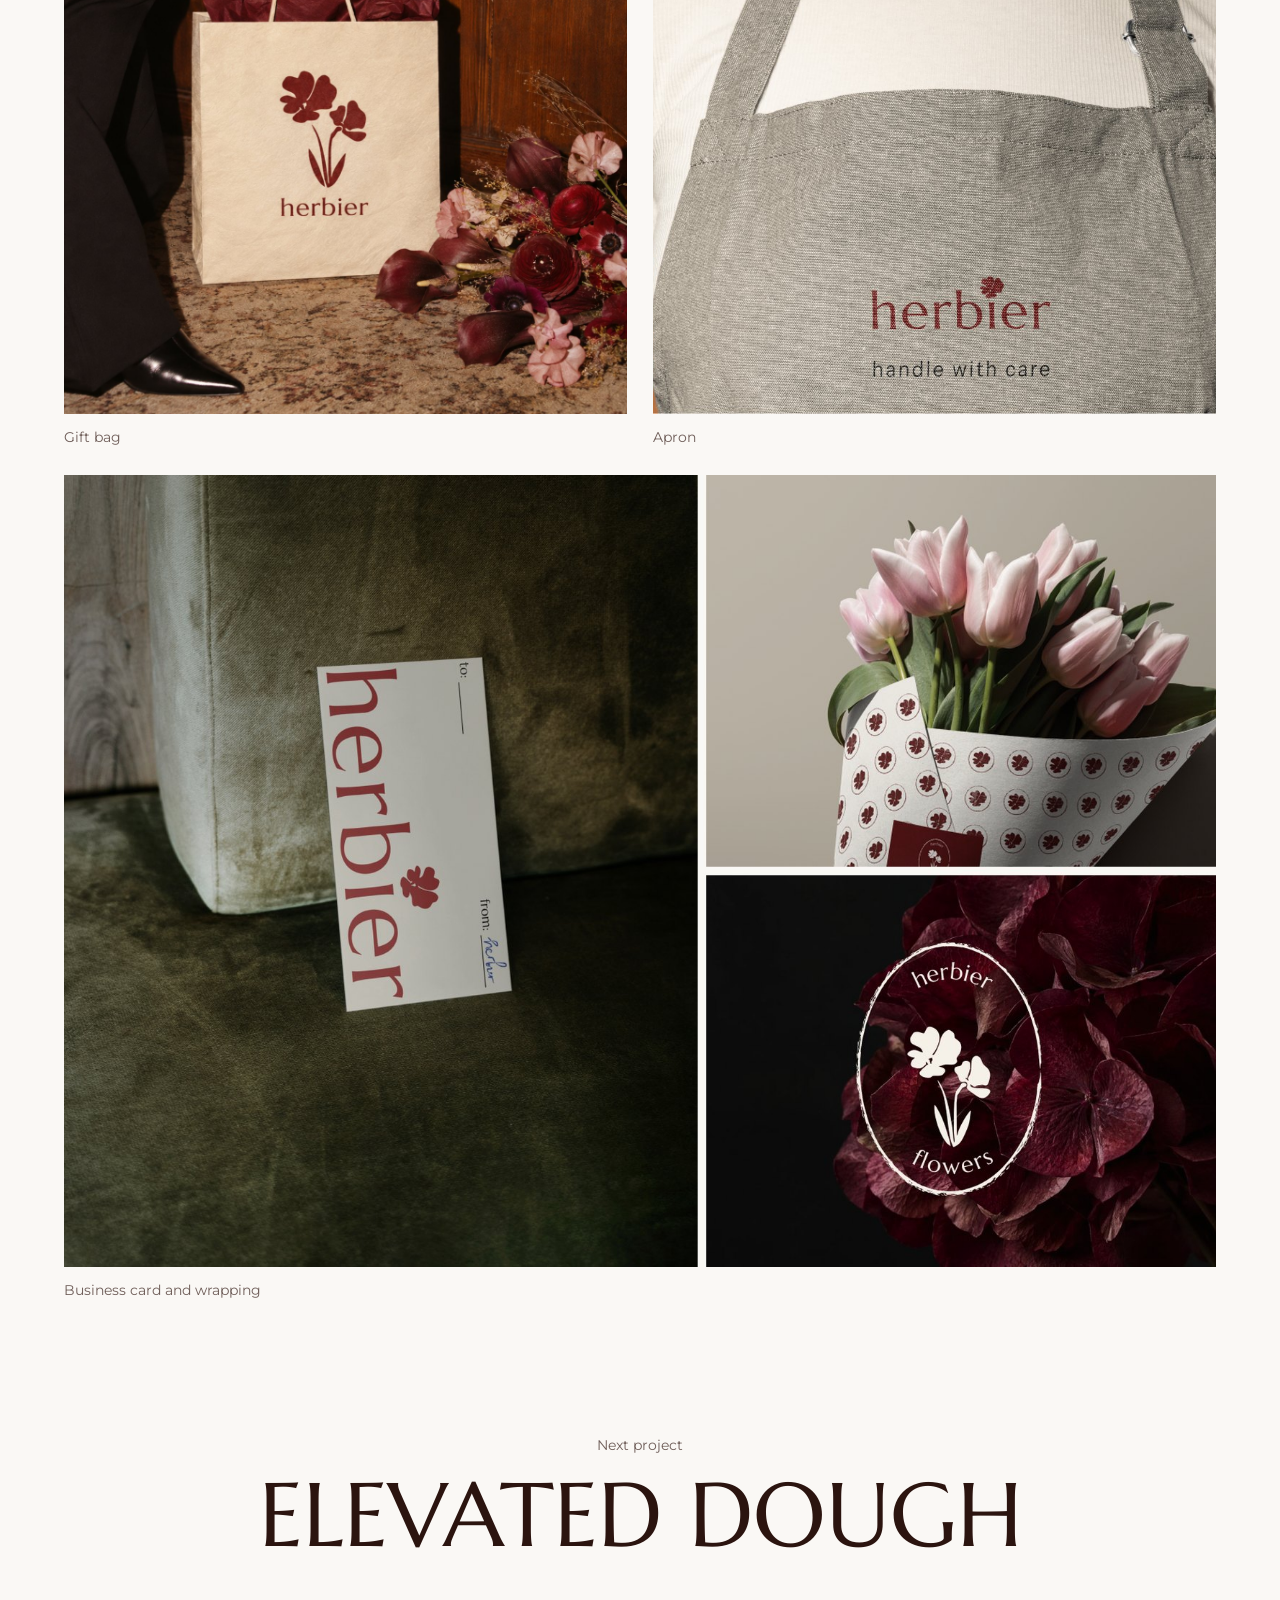
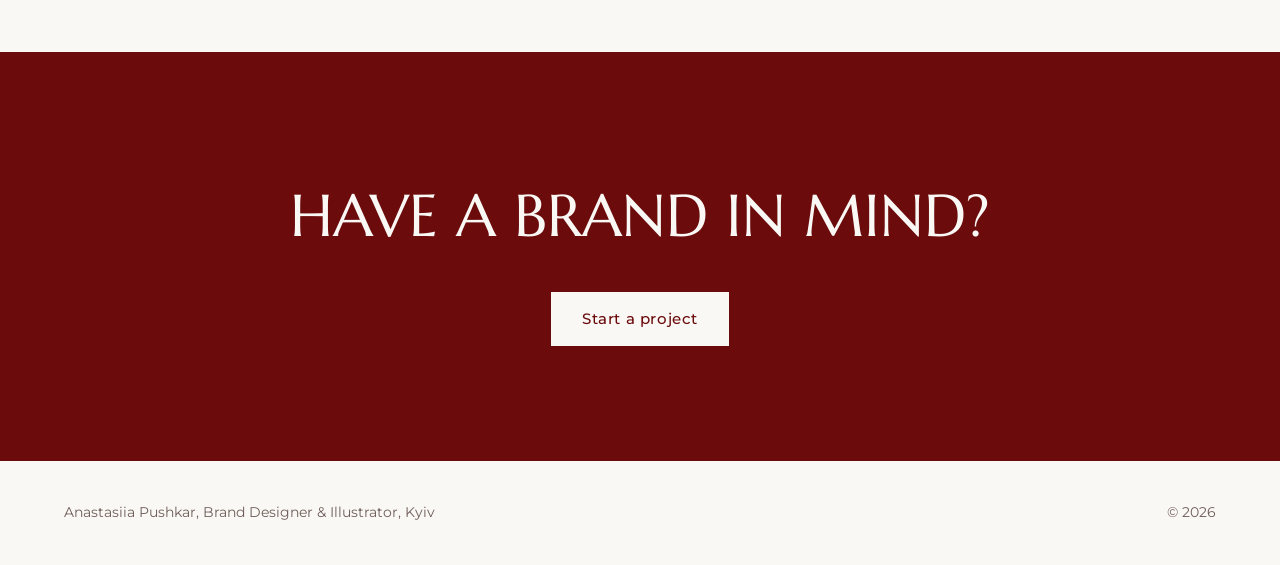
<file: work/herbier.html>
<!DOCTYPE html>
<html lang="en">
<head>
<meta charset="utf-8">
<meta name="viewport" content="width=device-width, initial-scale=1">
<title>herbier · Anastasiia Pushkar</title>
<meta name="description" content="A name, a hand-drawn poppy and a seal on every bag that leaves the door.">
<link rel="icon" type="image/svg+xml" href="../img/ap-monogram.svg">
<link rel="preconnect" href="https://fonts.googleapis.com">
<link rel="preconnect" href="https://fonts.gstatic.com" crossorigin>
<link href="https://fonts.googleapis.com/css2?family=Kalnia:wght@300;400&family=Marcellus&family=Montserrat:wght@400;500&display=swap" rel="stylesheet">
<link rel="stylesheet" href="../css/case.css">
</head>
<body>
<header><nav class="wrap" aria-label="Main"><a class="logo" href="../" aria-label="Anastasiia Pushkar, home"><svg class="mark" viewBox="24 19 367 293" aria-hidden="true"><path fill="currentColor" d="M335.50 22.97C334.90 23.03 333.50 23.13 332.51 23.26C331.52 23.39 330.54 23.56 329.56 23.76C328.58 23.97 327.61 24.21 326.64 24.48C325.68 24.75 324.73 25.05 323.78 25.38C322.84 25.70 321.90 26.05 320.97 26.42C320.04 26.79 319.12 27.19 318.22 27.61C317.31 28.03 316.41 28.47 315.52 28.93C314.63 29.39 313.75 29.86 312.88 30.36C312.01 30.85 311.15 31.36 310.30 31.88C309.45 32.41 308.61 32.95 307.78 33.51C306.95 34.07 306.13 34.64 305.32 35.23C304.51 35.81 303.71 36.41 302.92 37.02C302.13 37.63 301.34 38.25 300.57 38.89C299.80 39.52 299.03 40.17 298.28 40.82C297.52 41.48 296.78 42.15 296.05 42.83C295.31 43.51 294.59 44.20 293.88 44.90C293.16 45.60 292.45 46.30 291.75 47.02C291.05 47.73 290.35 48.45 289.67 49.18C288.99 49.91 288.32 50.65 287.65 51.40C286.99 52.15 286.34 52.90 285.69 53.67C285.04 54.43 284.40 55.20 283.77 55.98C283.14 56.75 282.52 57.54 281.91 58.32C281.29 59.11 280.69 59.91 280.09 60.72C279.50 61.52 278.91 62.33 278.33 63.14C277.75 63.95 277.17 64.77 276.61 65.60C276.04 66.42 275.48 67.25 274.93 68.08C274.38 68.92 273.84 69.76 273.30 70.60C272.76 71.45 272.23 72.29 271.71 73.15C271.19 74.00 270.67 74.85 270.16 75.71C269.64 76.57 269.13 77.43 268.63 78.30C268.13 79.16 267.64 80.03 267.15 80.90C266.66 81.77 266.17 82.65 265.69 83.53C265.21 84.40 264.74 85.28 264.27 86.17C263.80 87.05 263.34 87.94 262.88 88.83C262.42 89.72 261.98 90.61 261.53 91.51C261.08 92.40 260.63 93.29 260.19 94.19C259.75 95.09 259.31 95.99 258.88 96.89C258.45 97.79 258.03 98.70 257.60 99.60C257.18 100.51 256.75 101.41 256.33 102.32C255.92 103.23 255.50 104.14 255.09 105.05C254.68 105.96 254.27 106.88 253.87 107.79C253.47 108.71 253.07 109.63 252.67 110.54C252.28 111.46 251.88 112.38 251.49 113.30C251.10 114.22 250.71 115.14 250.32 116.06C249.94 116.99 249.55 117.91 249.17 118.83C248.79 119.76 248.40 120.68 248.02 121.61C247.64 122.53 247.27 123.46 246.90 124.39C246.52 125.31 246.15 126.24 245.78 127.17C245.40 128.10 245.04 129.03 244.67 129.96C244.30 130.89 243.94 131.82 243.57 132.75C243.21 133.68 242.85 134.62 242.49 135.55C242.13 136.48 241.77 137.42 241.42 138.35C241.06 139.28 240.71 140.22 240.35 141.15C239.99 142.09 239.68 143.04 239.26 143.95C238.84 144.85 238.48 145.85 237.85 146.59C237.22 147.32 236.37 148.04 235.48 148.35C234.59 148.66 233.49 148.52 232.51 148.45C231.52 148.38 230.54 148.11 229.55 147.93C228.57 147.75 227.59 147.54 226.61 147.35C225.63 147.15 224.65 146.95 223.67 146.74C222.69 146.54 221.71 146.33 220.74 146.11C219.76 145.90 218.78 145.68 217.81 145.46C216.83 145.24 215.86 145.01 214.89 144.79C213.91 144.56 212.94 144.33 211.97 144.10C210.99 143.86 210.01 143.68 209.05 143.38C208.10 143.09 206.99 142.91 206.25 142.34C205.51 141.77 204.81 140.86 204.59 139.97C204.37 139.08 204.72 137.98 204.93 137.01C205.14 136.04 205.54 135.11 205.86 134.16C206.17 133.21 206.51 132.27 206.83 131.32C207.15 130.38 207.48 129.43 207.80 128.48C208.12 127.53 208.43 126.58 208.75 125.64C209.06 124.69 209.38 123.74 209.69 122.79C210.01 121.84 210.33 120.89 210.64 119.94C210.96 118.99 211.27 118.04 211.58 117.09C211.88 116.14 212.18 115.19 212.48 114.23C212.78 113.28 213.08 112.32 213.37 111.37C213.67 110.41 213.96 109.46 214.25 108.50C214.54 107.54 214.83 106.59 215.12 105.63C215.40 104.67 215.68 103.71 215.96 102.75C216.24 101.79 216.51 100.83 216.78 99.86C217.05 98.90 217.32 97.94 217.59 96.97C217.85 96.01 218.11 95.04 218.36 94.08C218.62 93.11 218.87 92.14 219.11 91.17C219.36 90.20 219.59 89.23 219.82 88.26C220.06 87.28 220.29 86.31 220.51 85.34C220.74 84.36 220.95 83.38 221.16 82.41C221.37 81.43 221.58 80.45 221.77 79.47C221.96 78.49 222.14 77.50 222.32 76.52C222.49 75.53 222.66 74.55 222.81 73.56C222.97 72.57 223.10 71.58 223.23 70.59C223.35 69.60 223.46 68.60 223.57 67.61C223.68 66.62 223.79 65.62 223.87 64.62C223.95 63.63 224.03 62.63 224.05 61.63C224.08 60.63 224.06 59.63 224.01 58.63C223.96 57.63 223.86 56.64 223.74 55.64C223.62 54.65 223.48 53.66 223.28 52.68C223.09 51.70 222.87 50.72 222.58 49.77C222.28 48.81 221.94 47.87 221.51 46.96C221.09 46.06 220.61 45.17 220.05 44.35C219.48 43.53 218.85 42.73 218.15 42.03C217.45 41.33 216.66 40.67 215.82 40.15C214.99 39.62 214.06 39.17 213.12 38.87C212.18 38.57 211.17 38.42 210.17 38.33C209.18 38.24 208.17 38.26 207.18 38.34C206.18 38.42 205.19 38.58 204.22 38.81C203.25 39.05 202.30 39.38 201.37 39.75C200.44 40.12 199.54 40.55 198.65 41.01C197.77 41.48 196.90 41.98 196.05 42.51C195.21 43.04 194.38 43.61 193.57 44.19C192.76 44.77 191.96 45.38 191.18 46.01C190.40 46.63 189.63 47.27 188.87 47.92C188.11 48.57 187.37 49.24 186.63 49.91C185.89 50.59 185.17 51.28 184.45 51.98C183.73 52.67 183.03 53.38 182.33 54.10C181.64 54.82 180.95 55.55 180.27 56.28C179.59 57.01 178.91 57.75 178.25 58.49C177.58 59.24 176.92 59.99 176.27 60.75C175.61 61.51 174.97 62.27 174.33 63.04C173.68 63.80 173.05 64.57 172.42 65.35C171.79 66.12 171.16 66.91 170.54 67.69C169.92 68.47 169.30 69.26 168.69 70.05C168.07 70.84 167.47 71.63 166.86 72.43C166.26 73.23 165.66 74.03 165.07 74.84C164.47 75.64 163.89 76.45 163.30 77.26C162.71 78.07 162.13 78.88 161.55 79.69C160.97 80.51 160.39 81.32 159.82 82.14C159.24 82.96 158.67 83.78 158.10 84.61C157.53 85.43 156.97 86.25 156.40 87.08C155.84 87.90 155.28 88.73 154.72 89.56C154.16 90.39 153.60 91.22 153.05 92.05C152.50 92.89 151.94 93.72 151.40 94.56C150.85 95.39 150.31 96.24 149.77 97.08C149.23 97.92 148.69 98.76 148.16 99.61C147.62 100.45 147.08 101.29 146.55 102.14C146.01 102.98 145.48 103.83 144.96 104.68C144.43 105.53 143.91 106.38 143.38 107.24C142.86 108.09 142.34 108.94 141.82 109.80C141.30 110.65 140.79 111.51 140.27 112.36C139.75 113.22 139.24 114.08 138.72 114.94C138.21 115.79 137.70 116.65 137.19 117.52C136.68 118.38 136.18 119.24 135.67 120.10C135.17 120.96 134.67 121.83 134.16 122.70C133.65 123.56 133.19 124.45 132.61 125.26C132.04 126.07 131.46 126.94 130.71 127.57C129.96 128.20 129.04 128.71 128.11 129.03C127.19 129.34 126.15 129.38 125.15 129.46C124.16 129.53 123.15 129.49 122.15 129.50C121.15 129.52 120.15 129.52 119.15 129.54C118.15 129.57 117.16 129.61 116.16 129.65C115.16 129.69 114.16 129.73 113.16 129.78C112.16 129.83 111.16 129.89 110.17 129.97C109.17 130.06 108.17 130.16 107.18 130.28C106.19 130.40 105.20 130.53 104.21 130.67C103.22 130.81 102.23 130.96 101.24 131.11C100.25 131.27 99.27 131.44 98.28 131.62C97.30 131.81 96.32 132.00 95.34 132.21C94.36 132.42 93.39 132.65 92.42 132.89C91.45 133.14 90.48 133.40 89.52 133.67C88.56 133.95 87.61 134.24 86.65 134.55C85.70 134.85 84.75 135.17 83.81 135.51C82.87 135.84 81.93 136.19 81.00 136.55C80.07 136.92 79.14 137.29 78.22 137.68C77.30 138.06 76.38 138.46 75.46 138.86C74.55 139.26 73.64 139.68 72.73 140.10C71.82 140.51 70.91 140.94 70.01 141.37C69.11 141.80 68.21 142.24 67.32 142.69C66.43 143.14 65.54 143.60 64.65 144.06C63.77 144.53 62.89 145.00 62.01 145.48C61.13 145.96 60.26 146.45 59.39 146.94C58.52 147.44 57.66 147.95 56.80 148.46C55.95 148.98 55.10 149.51 54.26 150.05C53.42 150.59 52.58 151.14 51.75 151.70C50.93 152.27 50.10 152.84 49.29 153.42C48.48 154.00 47.68 154.60 46.89 155.21C46.09 155.82 45.31 156.44 44.54 157.08C43.77 157.72 43.01 158.37 42.26 159.04C41.52 159.70 40.79 160.39 40.08 161.09C39.36 161.79 38.66 162.50 37.97 163.22C37.28 163.95 36.61 164.69 35.95 165.45C35.30 166.21 34.67 166.98 34.07 167.78C33.47 168.58 32.89 169.39 32.35 170.23C31.81 171.08 31.29 171.94 30.84 172.82C30.38 173.71 29.96 174.63 29.61 175.56C29.26 176.50 28.96 177.46 28.74 178.43C28.53 179.40 28.40 180.40 28.32 181.40C28.25 182.39 28.23 183.40 28.31 184.40C28.38 185.39 28.38 186.49 28.75 187.36C29.13 188.22 29.96 189.56 30.55 189.56C31.13 189.56 31.83 188.21 32.24 187.35C32.64 186.50 32.66 185.39 32.97 184.45C33.29 183.50 33.65 182.56 34.12 181.68C34.58 180.80 35.15 179.97 35.75 179.17C36.35 178.37 37.02 177.62 37.70 176.89C38.38 176.16 39.10 175.46 39.84 174.78C40.57 174.10 41.33 173.45 42.10 172.82C42.87 172.18 43.67 171.57 44.47 170.97C45.27 170.38 46.08 169.79 46.91 169.22C47.73 168.65 48.56 168.10 49.39 167.55C50.23 167.00 51.08 166.46 51.92 165.93C52.77 165.41 53.63 164.89 54.49 164.37C55.34 163.86 56.21 163.36 57.08 162.86C57.94 162.37 58.82 161.88 59.70 161.40C60.57 160.92 61.45 160.44 62.34 159.97C63.22 159.51 64.11 159.05 65.00 158.60C65.89 158.15 66.79 157.70 67.69 157.27C68.59 156.84 69.50 156.41 70.41 155.99C71.32 155.58 72.23 155.18 73.15 154.79C74.07 154.39 75.00 154.01 75.93 153.64C76.85 153.27 77.79 152.91 78.73 152.57C79.67 152.23 80.61 151.90 81.56 151.59C82.51 151.28 83.47 150.99 84.44 150.73C85.40 150.46 86.37 150.21 87.34 149.98C88.31 149.75 89.29 149.54 90.27 149.34C91.25 149.14 92.24 148.97 93.22 148.80C94.21 148.63 95.20 148.48 96.19 148.33C97.17 148.19 98.17 148.05 99.16 147.93C100.15 147.81 101.15 147.72 102.14 147.63C103.14 147.54 104.14 147.46 105.13 147.38C106.13 147.31 107.13 147.23 108.12 147.16C109.12 147.10 110.12 147.03 111.12 146.98C112.12 146.94 113.12 146.86 114.12 146.89C115.11 146.92 116.32 146.75 117.10 147.16C117.87 147.57 118.65 148.50 118.77 149.34C118.89 150.17 118.21 151.25 117.82 152.17C117.44 153.08 116.91 153.94 116.45 154.83C115.99 155.72 115.52 156.60 115.06 157.49C114.59 158.37 114.13 159.26 113.67 160.15C113.20 161.03 112.75 161.92 112.29 162.81C111.83 163.70 111.37 164.59 110.91 165.48C110.46 166.37 110.00 167.26 109.54 168.15C109.09 169.04 108.63 169.93 108.18 170.82C107.73 171.72 107.29 172.61 106.84 173.50C106.39 174.40 105.94 175.29 105.49 176.18C105.04 177.07 104.58 177.96 104.13 178.86C103.68 179.75 103.25 180.65 102.80 181.55C102.36 182.45 101.92 183.34 101.47 184.24C101.03 185.13 100.58 186.03 100.13 186.92C99.69 187.82 99.24 188.71 98.79 189.61C98.35 190.50 97.91 191.40 97.47 192.30C97.03 193.19 96.59 194.09 96.15 194.99C95.72 195.89 95.28 196.79 94.84 197.69C94.40 198.59 93.96 199.49 93.52 200.39C93.09 201.29 92.65 202.18 92.21 203.08C91.77 203.98 91.33 204.88 90.89 205.78C90.45 206.67 90.00 207.57 89.56 208.47C89.12 209.37 88.69 210.27 88.25 211.16C87.81 212.06 87.37 212.96 86.93 213.86C86.49 214.76 86.06 215.66 85.62 216.56C85.18 217.46 84.74 218.35 84.30 219.25C83.86 220.15 83.43 221.05 82.98 221.95C82.54 222.85 82.10 223.74 81.65 224.64C81.21 225.53 80.77 226.43 80.33 227.33C79.89 228.23 79.45 229.12 79.00 230.02C78.55 230.91 78.08 231.80 77.63 232.69C77.18 233.58 76.73 234.48 76.28 235.37C75.84 236.26 75.39 237.16 74.94 238.05C74.49 238.94 74.03 239.83 73.57 240.72C73.11 241.61 72.65 242.50 72.19 243.38C71.73 244.27 71.26 245.16 70.80 246.04C70.33 246.93 69.87 247.81 69.40 248.69C68.93 249.58 68.46 250.46 67.98 251.34C67.51 252.22 67.03 253.10 66.55 253.97C66.07 254.85 65.58 255.73 65.09 256.60C64.61 257.47 64.11 258.34 63.62 259.21C63.12 260.08 62.62 260.94 62.12 261.81C61.61 262.67 61.11 263.53 60.60 264.39C60.09 265.25 59.57 266.11 59.05 266.96C58.53 267.82 58.00 268.66 57.46 269.51C56.92 270.35 56.38 271.19 55.84 272.03C55.29 272.87 54.74 273.70 54.17 274.53C53.61 275.35 53.04 276.18 52.46 276.99C51.88 277.81 51.29 278.61 50.69 279.41C50.09 280.21 49.48 281.01 48.86 281.79C48.24 282.57 47.60 283.34 46.95 284.11C46.31 284.87 45.65 285.62 44.97 286.35C44.29 287.09 43.60 287.81 42.88 288.51C42.17 289.21 41.44 289.89 40.67 290.54C39.91 291.19 39.13 291.82 38.31 292.39C37.49 292.96 36.64 293.49 35.77 293.97C34.89 294.45 33.94 294.79 33.06 295.25C32.18 295.72 31.24 296.15 30.49 296.79C29.73 297.42 28.99 298.20 28.55 299.06C28.10 299.91 27.60 301.11 27.83 301.90C28.05 302.70 29.07 303.49 29.91 303.84C30.75 304.19 31.90 304.08 32.89 304.00C33.87 303.93 34.86 303.66 35.82 303.38C36.77 303.09 37.71 302.73 38.62 302.32C39.53 301.91 40.42 301.45 41.29 300.94C42.15 300.44 42.98 299.88 43.80 299.30C44.61 298.72 45.39 298.10 46.16 297.46C46.93 296.82 47.68 296.15 48.41 295.47C49.14 294.79 49.85 294.08 50.54 293.36C51.24 292.65 51.92 291.91 52.58 291.16C53.25 290.42 53.90 289.66 54.54 288.89C55.19 288.13 55.82 287.35 56.44 286.57C57.06 285.78 57.66 284.98 58.26 284.18C58.86 283.38 59.44 282.57 60.02 281.75C60.60 280.94 61.17 280.12 61.74 279.29C62.30 278.47 62.86 277.64 63.42 276.81C63.97 275.98 64.52 275.14 65.06 274.30C65.61 273.46 66.14 272.62 66.67 271.77C67.19 270.92 67.71 270.06 68.23 269.20C68.74 268.35 69.25 267.49 69.76 266.63C70.27 265.77 70.78 264.90 71.28 264.04C71.79 263.18 72.29 262.31 72.78 261.44C73.28 260.57 73.77 259.70 74.26 258.83C74.74 257.96 75.23 257.08 75.70 256.20C76.18 255.32 76.66 254.44 77.13 253.56C77.61 252.68 78.08 251.80 78.56 250.92C79.03 250.04 79.50 249.16 79.97 248.28C80.44 247.39 80.89 246.50 81.36 245.62C81.82 244.73 82.27 243.84 82.73 242.95C83.19 242.06 83.66 241.18 84.11 240.29C84.57 239.40 85.02 238.50 85.47 237.61C85.92 236.72 86.37 235.82 86.82 234.93C87.27 234.04 87.73 233.15 88.19 232.26C88.64 231.37 89.10 230.48 89.54 229.59C89.99 228.69 90.42 227.79 90.86 226.89C91.30 225.99 91.74 225.09 92.18 224.20C92.63 223.30 93.08 222.41 93.52 221.51C93.97 220.62 94.42 219.72 94.86 218.83C95.30 217.93 95.74 217.03 96.18 216.13C96.62 215.24 97.06 214.34 97.50 213.44C97.94 212.54 98.38 211.64 98.82 210.74C99.26 209.85 99.69 208.95 100.13 208.05C100.57 207.15 101.00 206.25 101.44 205.35C101.88 204.45 102.32 203.55 102.77 202.66C103.21 201.76 103.66 200.87 104.11 199.97C104.55 199.08 104.99 198.18 105.43 197.28C105.87 196.38 106.31 195.48 106.75 194.59C107.19 193.69 107.63 192.79 108.07 191.90C108.52 191.00 108.95 190.10 109.39 189.20C109.83 188.30 110.27 187.40 110.72 186.51C111.16 185.61 111.61 184.72 112.06 183.82C112.50 182.93 112.95 182.04 113.40 181.14C113.85 180.25 114.29 179.35 114.74 178.46C115.19 177.56 115.63 176.67 116.08 175.78C116.53 174.88 116.99 173.99 117.44 173.10C117.90 172.21 118.36 171.32 118.82 170.43C119.27 169.54 119.73 168.66 120.19 167.77C120.65 166.88 121.10 165.99 121.56 165.10C122.02 164.21 122.48 163.32 122.94 162.43C123.40 161.55 123.86 160.66 124.32 159.77C124.78 158.88 125.24 158.00 125.71 157.11C126.17 156.23 126.64 155.34 127.11 154.46C127.58 153.58 128.02 152.67 128.55 151.83C129.08 150.98 129.57 150.04 130.28 149.39C131.00 148.73 131.91 148.17 132.83 147.89C133.76 147.61 134.82 147.69 135.82 147.69C136.81 147.69 137.81 147.81 138.81 147.90C139.81 147.99 140.80 148.12 141.79 148.23C142.78 148.35 143.78 148.47 144.77 148.59C145.76 148.72 146.75 148.84 147.75 148.98C148.74 149.11 149.73 149.26 150.71 149.41C151.70 149.56 152.69 149.72 153.68 149.88C154.66 150.04 155.65 150.20 156.64 150.37C157.62 150.55 158.61 150.72 159.59 150.90C160.57 151.08 161.56 151.27 162.54 151.46C163.52 151.65 164.50 151.85 165.48 152.05C166.46 152.25 167.44 152.46 168.41 152.67C169.39 152.88 170.37 153.09 171.35 153.30C172.32 153.52 173.30 153.74 174.27 153.96C175.25 154.19 176.23 154.38 177.19 154.65C178.15 154.93 179.23 155.10 180.03 155.62C180.82 156.14 181.69 156.94 181.96 157.79C182.23 158.64 181.88 159.77 181.65 160.73C181.41 161.69 180.94 162.60 180.57 163.53C180.21 164.46 179.82 165.38 179.45 166.31C179.08 167.24 178.71 168.17 178.34 169.10C177.96 170.03 177.59 170.95 177.21 171.88C176.84 172.81 176.46 173.73 176.09 174.66C175.71 175.59 175.33 176.51 174.95 177.44C174.57 178.36 174.20 179.29 173.82 180.22C173.44 181.14 173.07 182.07 172.69 183.00C172.32 183.92 171.94 184.85 171.56 185.77C171.18 186.70 170.80 187.63 170.43 188.55C170.05 189.48 169.67 190.40 169.29 191.33C168.91 192.25 168.54 193.18 168.16 194.11C167.78 195.03 167.41 195.96 167.03 196.89C166.66 197.81 166.28 198.74 165.91 199.67C165.53 200.59 165.15 201.52 164.78 202.45C164.40 203.37 164.03 204.30 163.66 205.23C163.28 206.16 162.90 207.08 162.53 208.01C162.16 208.94 161.79 209.87 161.42 210.80C161.05 211.73 160.68 212.66 160.31 213.59C159.94 214.52 159.57 215.44 159.20 216.37C158.83 217.30 158.46 218.23 158.09 219.16C157.72 220.09 157.34 221.01 156.98 221.94C156.61 222.87 156.24 223.80 155.87 224.73C155.51 225.66 155.14 226.60 154.78 227.53C154.41 228.46 154.05 229.39 153.69 230.32C153.33 231.26 152.97 232.19 152.62 233.12C152.26 234.06 151.90 234.99 151.55 235.93C151.19 236.86 150.84 237.80 150.48 238.73C150.13 239.67 149.78 240.60 149.43 241.54C149.08 242.48 148.73 243.42 148.39 244.35C148.04 245.29 147.70 246.23 147.36 247.17C147.02 248.11 146.68 249.05 146.34 249.99C146.00 250.94 145.66 251.88 145.32 252.82C144.98 253.76 144.65 254.70 144.31 255.64C143.97 256.58 143.64 257.52 143.30 258.47C142.96 259.41 142.62 260.35 142.29 261.29C141.95 262.23 141.61 263.17 141.27 264.11C140.93 265.05 140.59 265.99 140.26 266.93C139.92 267.88 139.58 268.82 139.25 269.76C138.91 270.70 138.58 271.65 138.26 272.59C137.93 273.54 137.60 274.48 137.28 275.43C136.96 276.38 136.64 277.32 136.33 278.27C136.01 279.22 135.70 280.17 135.40 281.13C135.09 282.08 134.80 283.03 134.51 283.99C134.23 284.95 133.95 285.91 133.69 286.88C133.42 287.84 133.17 288.81 132.92 289.78C132.68 290.75 132.44 291.72 132.22 292.69C132.00 293.67 131.78 294.65 131.59 295.63C131.40 296.61 131.23 297.59 131.07 298.58C130.92 299.57 130.77 300.56 130.67 301.55C130.57 302.55 130.40 303.56 130.47 304.55C130.55 305.53 130.58 306.85 131.12 307.44C131.66 308.03 132.94 308.36 133.70 308.10C134.47 307.84 135.12 306.69 135.69 305.89C136.27 305.09 136.69 304.16 137.17 303.28C137.65 302.40 138.11 301.51 138.57 300.63C139.03 299.74 139.48 298.84 139.92 297.95C140.37 297.05 140.80 296.15 141.23 295.25C141.67 294.35 142.10 293.45 142.52 292.54C142.95 291.64 143.37 290.73 143.78 289.82C144.20 288.91 144.60 288.00 145.01 287.08C145.41 286.17 145.80 285.25 146.20 284.33C146.59 283.41 146.99 282.49 147.38 281.57C147.77 280.65 148.16 279.73 148.54 278.80C148.93 277.88 149.31 276.96 149.69 276.03C150.08 275.11 150.46 274.19 150.84 273.26C151.22 272.34 151.60 271.41 151.99 270.49C152.37 269.57 152.76 268.64 153.15 267.72C153.53 266.80 153.92 265.88 154.31 264.96C154.70 264.04 155.10 263.12 155.49 262.20C155.89 261.28 156.28 260.36 156.68 259.45C157.08 258.53 157.48 257.61 157.88 256.70C158.28 255.78 158.68 254.86 159.08 253.95C159.48 253.03 159.88 252.11 160.28 251.20C160.68 250.28 161.08 249.36 161.48 248.45C161.88 247.53 162.28 246.61 162.67 245.70C163.07 244.78 163.46 243.86 163.85 242.94C164.24 242.02 164.64 241.10 165.03 240.18C165.42 239.25 165.81 238.33 166.19 237.41C166.58 236.49 166.96 235.57 167.34 234.64C167.73 233.72 168.11 232.79 168.49 231.87C168.87 230.94 169.25 230.02 169.63 229.09C170.01 228.17 170.39 227.24 170.76 226.32C171.14 225.39 171.51 224.46 171.89 223.54C172.27 222.61 172.64 221.68 173.02 220.76C173.39 219.83 173.76 218.90 174.14 217.97C174.51 217.04 174.88 216.12 175.25 215.19C175.62 214.26 175.99 213.33 176.36 212.40C176.73 211.47 177.10 210.54 177.46 209.61C177.83 208.68 178.20 207.75 178.57 206.82C178.94 205.89 179.31 204.96 179.67 204.03C180.04 203.10 180.40 202.17 180.77 201.24C181.13 200.31 181.49 199.37 181.86 198.44C182.22 197.51 182.58 196.58 182.95 195.65C183.31 194.72 183.67 193.78 184.03 192.85C184.40 191.92 184.76 190.99 185.12 190.06C185.48 189.12 185.84 188.19 186.20 187.26C186.56 186.32 186.92 185.39 187.28 184.46C187.64 183.52 187.99 182.59 188.35 181.66C188.71 180.72 189.07 179.79 189.43 178.86C189.79 177.92 190.14 176.99 190.50 176.05C190.85 175.12 191.21 174.18 191.56 173.25C191.92 172.31 192.27 171.38 192.62 170.44C192.98 169.51 193.32 168.57 193.68 167.63C194.03 166.70 194.34 165.74 194.75 164.83C195.16 163.92 195.49 162.88 196.13 162.18C196.78 161.48 197.71 160.87 198.62 160.64C199.53 160.40 200.62 160.63 201.60 160.77C202.59 160.90 203.55 161.20 204.53 161.43C205.50 161.66 206.47 161.90 207.44 162.14C208.41 162.38 209.39 162.61 210.36 162.85C211.33 163.08 212.30 163.31 213.28 163.54C214.25 163.77 215.23 163.99 216.20 164.21C217.18 164.43 218.15 164.64 219.13 164.85C220.11 165.07 221.09 165.27 222.07 165.48C223.04 165.68 224.04 165.82 225.00 166.10C225.96 166.37 227.08 166.54 227.81 167.11C228.55 167.68 229.22 168.62 229.41 169.52C229.59 170.41 229.16 171.49 228.92 172.45C228.68 173.42 228.28 174.35 227.95 175.29C227.62 176.24 227.28 177.18 226.96 178.12C226.63 179.07 226.30 180.01 225.97 180.96C225.64 181.90 225.31 182.84 224.98 183.79C224.65 184.73 224.32 185.68 224.00 186.62C223.67 187.57 223.34 188.51 223.01 189.46C222.69 190.40 222.36 191.35 222.03 192.29C221.70 193.24 221.38 194.18 221.05 195.13C220.72 196.07 220.40 197.02 220.07 197.96C219.75 198.91 219.42 199.85 219.10 200.80C218.77 201.74 218.44 202.69 218.12 203.64C217.79 204.58 217.47 205.53 217.14 206.47C216.82 207.42 216.50 208.37 216.17 209.31C215.85 210.26 215.53 211.20 215.20 212.15C214.88 213.10 214.56 214.04 214.24 214.99C213.91 215.94 213.59 216.88 213.26 217.83C212.94 218.77 212.61 219.72 212.29 220.67C211.96 221.61 211.64 222.56 211.31 223.50C210.99 224.45 210.66 225.39 210.34 226.34C210.01 227.28 209.69 228.23 209.36 229.18C209.04 230.12 208.72 231.07 208.39 232.02C208.07 232.96 207.75 233.91 207.42 234.85C207.10 235.80 206.77 236.75 206.45 237.69C206.12 238.64 205.79 239.58 205.47 240.53C205.14 241.47 204.82 242.42 204.49 243.36C204.16 244.31 203.83 245.25 203.51 246.20C203.18 247.14 202.86 248.09 202.53 249.04C202.21 249.98 201.89 250.93 201.57 251.88C201.25 252.82 200.92 253.77 200.59 254.71C200.26 255.66 199.93 256.60 199.60 257.54C199.27 258.49 198.95 259.43 198.62 260.38C198.30 261.33 197.98 262.27 197.65 263.22C197.33 264.17 197.01 265.11 196.68 266.06C196.36 267.00 196.03 267.95 195.71 268.89C195.38 269.84 195.05 270.78 194.73 271.73C194.41 272.68 194.09 273.62 193.77 274.57C193.45 275.52 193.14 276.47 192.82 277.42C192.50 278.37 192.17 279.31 191.85 280.26C191.53 281.21 191.21 282.15 190.90 283.10C190.59 284.05 190.28 285.01 189.98 285.96C189.68 286.91 189.37 287.86 189.07 288.82C188.78 289.77 188.48 290.73 188.19 291.69C187.90 292.64 187.61 293.60 187.34 294.56C187.07 295.52 186.79 296.49 186.55 297.46C186.31 298.43 186.05 299.40 185.88 300.38C185.70 301.36 185.49 302.36 185.48 303.35C185.47 304.34 185.38 305.61 185.84 306.30C186.30 307.00 187.48 307.64 188.26 307.52C189.03 307.39 189.86 306.33 190.47 305.57C191.08 304.81 191.46 303.84 191.92 302.95C192.37 302.06 192.77 301.14 193.19 300.23C193.60 299.32 194.01 298.40 194.41 297.49C194.81 296.57 195.21 295.65 195.61 294.74C196.00 293.82 196.41 292.90 196.80 291.99C197.20 291.07 197.60 290.15 197.99 289.23C198.38 288.31 198.77 287.39 199.16 286.47C199.55 285.55 199.94 284.63 200.32 283.70C200.71 282.78 201.10 281.86 201.48 280.94C201.87 280.01 202.25 279.09 202.63 278.17C203.01 277.24 203.39 276.32 203.77 275.39C204.15 274.47 204.53 273.54 204.91 272.62C205.29 271.69 205.67 270.77 206.05 269.84C206.43 268.91 206.80 267.99 207.17 267.06C207.55 266.13 207.91 265.20 208.28 264.27C208.65 263.34 209.02 262.41 209.39 261.48C209.75 260.55 210.12 259.62 210.49 258.69C210.85 257.76 211.22 256.83 211.58 255.90C211.94 254.96 212.30 254.03 212.66 253.10C213.02 252.17 213.39 251.23 213.75 250.30C214.11 249.37 214.47 248.44 214.82 247.50C215.18 246.57 215.53 245.63 215.89 244.70C216.24 243.76 216.60 242.83 216.95 241.89C217.30 240.95 217.65 240.02 218.00 239.08C218.35 238.14 218.70 237.21 219.04 236.27C219.39 235.33 219.74 234.39 220.09 233.45C220.43 232.52 220.78 231.58 221.12 230.64C221.47 229.70 221.81 228.76 222.15 227.82C222.50 226.88 222.84 225.94 223.18 225.00C223.52 224.06 223.86 223.12 224.20 222.18C224.54 221.24 224.88 220.30 225.22 219.36C225.56 218.42 225.89 217.48 226.23 216.54C226.56 215.59 226.90 214.65 227.23 213.71C227.57 212.77 227.90 211.82 228.24 210.88C228.57 209.94 228.91 209.00 229.24 208.05C229.57 207.11 229.91 206.17 230.24 205.23C230.58 204.28 230.91 203.34 231.25 202.40C231.58 201.46 231.91 200.51 232.24 199.57C232.57 198.62 232.89 197.68 233.22 196.73C233.55 195.79 233.89 194.85 234.22 193.90C234.55 192.96 234.88 192.02 235.21 191.07C235.54 190.13 235.87 189.19 236.20 188.24C236.54 187.30 236.87 186.36 237.20 185.41C237.53 184.47 237.86 183.52 238.19 182.58C238.52 181.64 238.85 180.69 239.18 179.75C239.51 178.80 239.83 177.86 240.17 176.92C240.50 175.97 240.79 175.01 241.19 174.09C241.58 173.18 241.92 172.15 242.55 171.43C243.18 170.72 244.08 170.09 244.99 169.79C245.89 169.49 246.98 169.61 247.97 169.62C248.97 169.62 249.97 169.75 250.97 169.82C251.96 169.89 252.96 169.98 253.96 170.06C254.95 170.13 255.95 170.20 256.95 170.26C257.95 170.32 258.95 170.36 259.95 170.39C260.95 170.43 261.95 170.47 262.94 170.47C263.94 170.48 264.94 170.45 265.94 170.42C266.94 170.40 267.94 170.35 268.94 170.30C269.94 170.25 270.94 170.18 271.94 170.11C272.93 170.04 273.93 169.96 274.93 169.87C275.92 169.79 276.92 169.70 277.91 169.60C278.91 169.50 279.90 169.40 280.90 169.27C281.89 169.15 282.88 169.00 283.87 168.85C284.86 168.71 285.84 168.55 286.83 168.39C287.82 168.22 288.80 168.04 289.78 167.86C290.77 167.67 291.75 167.48 292.72 167.27C293.70 167.07 294.68 166.86 295.66 166.63C296.63 166.41 297.60 166.17 298.57 165.93C299.54 165.69 300.51 165.44 301.48 165.17C302.44 164.91 303.40 164.64 304.36 164.35C305.32 164.07 306.28 163.78 307.23 163.47C308.18 163.17 309.13 162.86 310.08 162.53C311.02 162.21 311.96 161.87 312.90 161.52C313.84 161.18 314.77 160.82 315.71 160.45C316.64 160.09 317.56 159.71 318.49 159.33C319.41 158.94 320.33 158.54 321.24 158.14C322.15 157.73 323.06 157.31 323.97 156.89C324.87 156.46 325.77 156.02 326.66 155.57C327.56 155.12 328.45 154.67 329.33 154.21C330.22 153.74 331.10 153.27 331.98 152.79C332.85 152.30 333.72 151.81 334.58 151.30C335.45 150.80 336.30 150.28 337.15 149.75C338.01 149.23 338.85 148.70 339.69 148.16C340.53 147.62 341.37 147.07 342.20 146.50C343.02 145.94 343.85 145.37 344.66 144.79C345.48 144.22 346.29 143.63 347.09 143.03C347.89 142.44 348.69 141.83 349.48 141.22C350.27 140.60 351.05 139.98 351.82 139.35C352.60 138.71 353.36 138.07 354.12 137.42C354.88 136.77 355.63 136.10 356.37 135.44C357.12 134.77 357.85 134.09 358.58 133.41C359.31 132.72 360.03 132.03 360.74 131.32C361.45 130.62 362.14 129.90 362.83 129.17C363.52 128.45 364.20 127.71 364.87 126.97C365.54 126.23 366.20 125.48 366.85 124.72C367.50 123.96 368.14 123.19 368.76 122.41C369.39 121.63 370.00 120.84 370.61 120.04C371.21 119.24 371.80 118.43 372.37 117.62C372.95 116.80 373.52 115.98 374.07 115.14C374.62 114.30 375.15 113.46 375.67 112.61C376.19 111.75 376.70 110.89 377.19 110.02C377.68 109.15 378.16 108.27 378.62 107.38C379.08 106.49 379.53 105.60 379.96 104.70C380.38 103.79 380.80 102.88 381.19 101.96C381.58 101.04 381.96 100.11 382.31 99.18C382.66 98.24 383.00 97.30 383.31 96.35C383.63 95.40 383.92 94.44 384.19 93.48C384.47 92.52 384.72 91.55 384.95 90.58C385.18 89.61 385.38 88.63 385.57 87.65C385.75 86.66 385.92 85.68 386.06 84.69C386.21 83.70 386.33 82.70 386.42 81.71C386.51 80.71 386.56 79.71 386.59 78.71C386.62 77.71 386.62 76.71 386.59 75.71C386.56 74.71 386.50 73.71 386.41 72.72C386.31 71.72 386.18 70.73 386.03 69.74C385.88 68.76 385.69 67.77 385.49 66.79C385.29 65.81 385.07 64.84 384.81 63.87C384.56 62.90 384.28 61.94 383.98 60.99C383.68 60.04 383.35 59.09 383.00 58.16C382.65 57.22 382.27 56.29 381.88 55.37C381.48 54.45 381.07 53.54 380.63 52.65C380.19 51.75 379.73 50.86 379.25 49.98C378.77 49.11 378.26 48.24 377.74 47.39C377.22 46.53 376.68 45.69 376.13 44.86C375.57 44.03 374.99 43.21 374.39 42.41C373.80 41.61 373.18 40.82 372.54 40.05C371.91 39.28 371.25 38.52 370.58 37.78C369.91 37.04 369.22 36.32 368.51 35.61C367.80 34.91 367.07 34.22 366.32 33.56C365.57 32.90 364.81 32.25 364.02 31.64C363.23 31.02 362.43 30.42 361.61 29.85C360.79 29.28 359.95 28.74 359.09 28.23C358.23 27.71 357.35 27.23 356.46 26.78C355.57 26.33 354.66 25.91 353.74 25.53C352.81 25.14 351.87 24.79 350.92 24.49C349.97 24.18 349.01 23.91 348.03 23.69C347.06 23.47 346.07 23.30 345.08 23.17C344.09 23.05 343.09 22.98 342.09 22.93C341.09 22.88 340.09 22.88 339.09 22.88C338.09 22.88 336.69 22.92 336.09 22.94C335.49 22.96 336.10 22.92 335.50 22.97ZM205.75 48.32C206.36 48.30 207.82 48.06 208.72 48.34C209.63 48.62 210.54 49.27 211.17 49.99C211.80 50.70 212.19 51.72 212.51 52.65C212.82 53.59 212.94 54.61 213.05 55.60C213.16 56.59 213.17 57.59 213.17 58.59C213.18 59.59 213.14 60.59 213.07 61.59C213.01 62.59 212.91 63.59 212.80 64.58C212.68 65.57 212.53 66.56 212.37 67.55C212.22 68.54 212.05 69.52 211.87 70.50C211.69 71.49 211.49 72.47 211.29 73.45C211.09 74.43 210.88 75.41 210.66 76.38C210.44 77.36 210.22 78.33 209.98 79.30C209.75 80.28 209.51 81.25 209.26 82.22C209.01 83.18 208.76 84.15 208.50 85.12C208.24 86.08 207.98 87.05 207.71 88.01C207.44 88.98 207.17 89.94 206.89 90.90C206.61 91.86 206.33 92.82 206.04 93.78C205.75 94.73 205.46 95.69 205.17 96.65C204.88 97.60 204.58 98.56 204.28 99.51C203.98 100.46 203.67 101.42 203.37 102.37C203.06 103.32 202.74 104.27 202.43 105.22C202.11 106.17 201.80 107.12 201.48 108.06C201.16 109.01 200.84 109.96 200.52 110.91C200.19 111.85 199.86 112.80 199.53 113.74C199.21 114.68 198.87 115.63 198.54 116.57C198.21 117.51 197.87 118.46 197.54 119.40C197.20 120.34 196.86 121.28 196.52 122.22C196.18 123.16 195.84 124.10 195.49 125.04C195.15 125.98 194.80 126.91 194.45 127.85C194.10 128.79 193.76 129.73 193.40 130.66C193.04 131.60 192.73 132.55 192.32 133.46C191.90 134.36 191.54 135.38 190.91 136.10C190.27 136.82 189.39 137.51 188.49 137.77C187.59 138.03 186.50 137.79 185.51 137.66C184.53 137.54 183.56 137.24 182.58 137.02C181.61 136.80 180.63 136.57 179.66 136.36C178.68 136.14 177.70 135.92 176.73 135.71C175.75 135.50 174.77 135.29 173.79 135.08C172.82 134.88 171.84 134.67 170.86 134.48C169.87 134.28 168.89 134.10 167.91 133.91C166.93 133.72 165.94 133.54 164.96 133.36C163.98 133.18 162.99 133.00 162.01 132.83C161.02 132.65 160.04 132.48 159.05 132.32C158.06 132.16 157.08 132.01 156.09 131.87C155.10 131.72 154.11 131.57 153.12 131.43C152.13 131.29 151.14 131.17 150.14 131.04C149.15 130.91 148.14 130.86 147.17 130.66C146.19 130.47 145.01 130.41 144.29 129.87C143.56 129.34 142.90 128.33 142.80 127.46C142.70 126.58 143.30 125.53 143.69 124.62C144.07 123.70 144.64 122.86 145.14 121.99C145.64 121.12 146.15 120.27 146.66 119.41C147.17 118.54 147.68 117.68 148.19 116.83C148.70 115.97 149.22 115.11 149.74 114.25C150.25 113.40 150.78 112.55 151.30 111.69C151.82 110.84 152.35 109.99 152.88 109.14C153.40 108.29 153.93 107.44 154.46 106.59C154.99 105.75 155.52 104.90 156.06 104.06C156.59 103.21 157.13 102.37 157.67 101.53C158.21 100.68 158.75 99.84 159.29 99.00C159.84 98.16 160.38 97.32 160.93 96.49C161.48 95.65 162.04 94.82 162.60 93.99C163.16 93.16 163.72 92.34 164.28 91.51C164.84 90.68 165.41 89.86 165.97 89.03C166.54 88.21 167.10 87.38 167.68 86.56C168.25 85.75 168.83 84.93 169.41 84.12C169.99 83.30 170.58 82.49 171.17 81.69C171.77 80.88 172.37 80.08 172.97 79.28C173.57 78.49 174.17 77.69 174.78 76.90C175.39 76.10 176.00 75.31 176.61 74.52C177.23 73.73 177.85 72.94 178.47 72.17C179.10 71.39 179.74 70.61 180.38 69.85C181.01 69.08 181.66 68.31 182.31 67.55C182.96 66.79 183.62 66.04 184.28 65.29C184.95 64.55 185.62 63.81 186.30 63.07C186.98 62.34 187.68 61.62 188.37 60.90C189.07 60.19 189.78 59.48 190.50 58.78C191.21 58.09 191.93 57.39 192.67 56.72C193.41 56.05 194.16 55.38 194.93 54.74C195.70 54.10 196.47 53.47 197.27 52.87C198.07 52.27 198.88 51.68 199.72 51.14C200.56 50.59 201.41 50.05 202.30 49.61C203.19 49.17 204.50 48.70 205.07 48.48C205.65 48.27 205.14 48.34 205.75 48.32ZM334.50 35.36C335.20 35.33 336.50 35.26 337.50 35.27C338.50 35.28 339.50 35.32 340.49 35.42C341.49 35.52 342.48 35.66 343.46 35.88C344.43 36.10 345.39 36.40 346.33 36.74C347.26 37.08 348.18 37.50 349.07 37.95C349.96 38.40 350.83 38.91 351.66 39.46C352.50 40.00 353.31 40.60 354.09 41.22C354.87 41.84 355.62 42.51 356.35 43.19C357.08 43.88 357.78 44.59 358.45 45.33C359.13 46.06 359.79 46.82 360.41 47.60C361.04 48.38 361.64 49.18 362.22 50.00C362.79 50.82 363.34 51.66 363.86 52.51C364.38 53.36 364.88 54.23 365.34 55.11C365.81 56.00 366.26 56.89 366.68 57.80C367.09 58.71 367.49 59.63 367.85 60.56C368.21 61.50 368.54 62.44 368.83 63.40C369.13 64.35 369.39 65.32 369.62 66.29C369.85 67.26 370.05 68.24 370.21 69.23C370.37 70.22 370.50 71.21 370.58 72.21C370.66 73.20 370.71 74.20 370.71 75.20C370.71 76.20 370.66 77.20 370.58 78.20C370.50 79.19 370.37 80.19 370.22 81.18C370.06 82.16 369.87 83.15 369.66 84.12C369.44 85.10 369.19 86.07 368.92 87.03C368.64 87.99 368.33 88.94 367.99 89.88C367.66 90.82 367.29 91.76 366.90 92.68C366.52 93.60 366.10 94.51 365.67 95.41C365.24 96.31 364.79 97.21 364.32 98.09C363.85 98.97 363.36 99.84 362.85 100.70C362.34 101.56 361.81 102.41 361.26 103.25C360.71 104.09 360.15 104.91 359.57 105.73C358.99 106.54 358.39 107.34 357.78 108.13C357.17 108.93 356.54 109.71 355.90 110.47C355.26 111.24 354.61 112.00 353.95 112.75C353.28 113.50 352.61 114.24 351.92 114.96C351.24 115.69 350.54 116.41 349.83 117.12C349.12 117.82 348.40 118.51 347.67 119.19C346.94 119.88 346.20 120.55 345.45 121.21C344.70 121.88 343.94 122.53 343.18 123.17C342.41 123.82 341.64 124.45 340.86 125.08C340.08 125.70 339.28 126.31 338.49 126.91C337.69 127.52 336.88 128.11 336.07 128.69C335.26 129.27 334.44 129.85 333.61 130.41C332.78 130.97 331.95 131.52 331.10 132.06C330.26 132.60 329.41 133.12 328.56 133.64C327.70 134.16 326.84 134.67 325.97 135.16C325.10 135.66 324.23 136.14 323.35 136.62C322.47 137.10 321.59 137.57 320.70 138.02C319.81 138.48 318.91 138.92 318.01 139.36C317.11 139.79 316.20 140.21 315.29 140.61C314.37 141.02 313.46 141.42 312.53 141.81C311.61 142.19 310.68 142.57 309.75 142.93C308.82 143.29 307.88 143.64 306.94 143.98C306.00 144.32 305.06 144.65 304.11 144.97C303.16 145.28 302.21 145.59 301.25 145.88C300.30 146.18 299.34 146.46 298.38 146.73C297.41 147.00 296.45 147.26 295.48 147.51C294.51 147.76 293.54 148.00 292.56 148.22C291.59 148.45 290.61 148.66 289.63 148.86C288.65 149.07 287.67 149.26 286.69 149.45C285.71 149.63 284.72 149.81 283.74 149.97C282.75 150.13 281.76 150.29 280.77 150.42C279.78 150.56 278.79 150.69 277.80 150.80C276.80 150.91 275.81 151.00 274.81 151.10C273.81 151.19 272.82 151.28 271.82 151.37C270.83 151.45 269.83 151.52 268.83 151.58C267.83 151.64 266.83 151.68 265.83 151.71C264.83 151.74 263.83 151.75 262.83 151.74C261.83 151.74 260.83 151.71 259.83 151.67C258.84 151.63 257.83 151.60 256.84 151.50C255.85 151.40 254.77 151.41 253.87 151.07C252.97 150.73 251.88 150.22 251.44 149.47C251.00 148.71 251.12 147.50 251.24 146.54C251.35 145.58 251.81 144.63 252.14 143.68C252.46 142.74 252.83 141.81 253.19 140.87C253.54 139.93 253.89 139.00 254.25 138.07C254.61 137.13 254.97 136.20 255.33 135.26C255.69 134.33 256.05 133.40 256.41 132.47C256.78 131.54 257.14 130.61 257.51 129.67C257.87 128.74 258.23 127.81 258.60 126.88C258.97 125.95 259.34 125.02 259.72 124.10C260.09 123.17 260.47 122.24 260.85 121.32C261.22 120.39 261.60 119.47 261.99 118.54C262.37 117.62 262.75 116.70 263.14 115.77C263.53 114.85 263.92 113.93 264.32 113.01C264.71 112.10 265.11 111.18 265.52 110.26C265.92 109.35 266.33 108.44 266.74 107.53C267.15 106.61 267.57 105.70 267.98 104.79C268.40 103.88 268.81 102.97 269.23 102.07C269.65 101.16 270.08 100.26 270.51 99.35C270.94 98.45 271.37 97.55 271.81 96.65C272.25 95.75 272.69 94.85 273.14 93.96C273.59 93.07 274.05 92.18 274.51 91.29C274.97 90.41 275.44 89.52 275.91 88.64C276.38 87.76 276.86 86.88 277.34 86.00C277.82 85.13 278.31 84.25 278.81 83.38C279.30 82.52 279.81 81.65 280.31 80.79C280.82 79.93 281.34 79.07 281.86 78.22C282.38 77.37 282.91 76.52 283.45 75.67C283.98 74.83 284.53 73.99 285.08 73.15C285.63 72.32 286.19 71.49 286.76 70.67C287.32 69.85 287.90 69.03 288.49 68.22C289.07 67.41 289.67 66.60 290.27 65.81C290.87 65.01 291.48 64.22 292.10 63.43C292.73 62.65 293.35 61.87 294.00 61.10C294.64 60.34 295.29 59.58 295.95 58.83C296.61 58.08 297.28 57.34 297.97 56.61C298.65 55.88 299.34 55.16 300.05 54.45C300.75 53.74 301.46 53.03 302.19 52.34C302.91 51.66 303.65 50.97 304.39 50.31C305.14 49.64 305.90 48.99 306.67 48.35C307.44 47.72 308.22 47.09 309.02 46.49C309.81 45.88 310.62 45.29 311.44 44.72C312.26 44.14 313.09 43.58 313.93 43.04C314.77 42.50 315.62 41.98 316.49 41.48C317.35 40.97 318.23 40.49 319.11 40.03C320.00 39.58 320.91 39.15 321.82 38.74C322.74 38.34 323.66 37.96 324.60 37.61C325.54 37.26 326.49 36.94 327.44 36.66C328.40 36.38 329.37 36.13 330.35 35.93C331.33 35.73 332.63 35.57 333.32 35.47C334.01 35.38 333.80 35.40 334.50 35.36Z"/></svg><span>Anastasiia Pushkar</span></a><a class="back" href="../#work">All work</a></nav></header>
<main>
<section class="wrap intro">
<p class="crumb">Case study</p>
<h1>herbier</h1>
<p class="tag">A name, a hand-drawn poppy and a seal on every bag that leaves the door.</p>
<dl class="meta"><div><dt>Client</dt><dd>Flower shop</dd></div><div><dt>Services</dt><dd>Naming, logo, visual identity, applications</dd></div><div><dt>Industry</dt><dd>Florist</dd></div></dl>
</section>
<div class="wrap"><img class="cover" src="../img/herbier.jpg" alt="herbier hand-drawn poppy seal over a bouquet"></div>
<section class="wrap story">
<div><h2>The challenge</h2><p>A small flower shop needed everything from scratch: a name, a mark and a system that feels as handmade as the bouquets.</p></div>
<div><h2>The idea</h2><p class="idea">The poppy was drawn by hand in Procreate and became the heart of the system: an oval seal for packaging, a simpler mark for everyday use.</p></div>
</section>
<section class="wrap gallery">
<figure class="full"><img src="../img/cases/herbier/01.jpg" width="1600" height="1600" alt="herbier: Posters" loading="lazy"><figcaption>Posters</figcaption></figure>
<figure class="pair"><img src="../img/cases/herbier/02.jpg" width="1600" height="1214" alt="herbier: Primary logo" loading="lazy"><figcaption>Primary logo</figcaption></figure>
<figure class="pair"><img src="../img/cases/herbier/03.jpg" width="1600" height="1214" alt="herbier: Drawing the poppy in Procreate" loading="lazy"><figcaption>Drawing the poppy in Procreate</figcaption></figure>
<figure class="full"><img src="../img/cases/herbier/04.jpg" width="1800" height="1013" alt="herbier: Logo system" loading="lazy"><figcaption>Logo system</figcaption></figure>
<figure class="pair"><img src="../img/cases/herbier/05.jpg" width="1200" height="1600" alt="herbier: Gift bag" loading="lazy"><figcaption>Gift bag</figcaption></figure>
<figure class="pair"><img src="../img/cases/herbier/06.jpg" width="1600" height="1214" alt="herbier: Apron" loading="lazy"><figcaption>Apron</figcaption></figure>
<figure class="full"><img src="../img/cases/herbier/07.jpg" width="1600" height="1100" alt="herbier: Business card and wrapping" loading="lazy"><figcaption>Business card and wrapping</figcaption></figure>
</section>

<a class="wrap next" href="elevated-dough"><small>Next project</small><strong>Elevated Dough</strong></a>
<section class="cta"><h2>Have a brand in mind?</h2><a class="btn" href="../#contact">Start a project</a></section>
</main>
<footer><div class="wrap foot"><span>Anastasiia Pushkar, Brand Designer &amp; Illustrator, Kyiv</span><span>© 2026</span></div></footer>
</body>
</html>
</file>
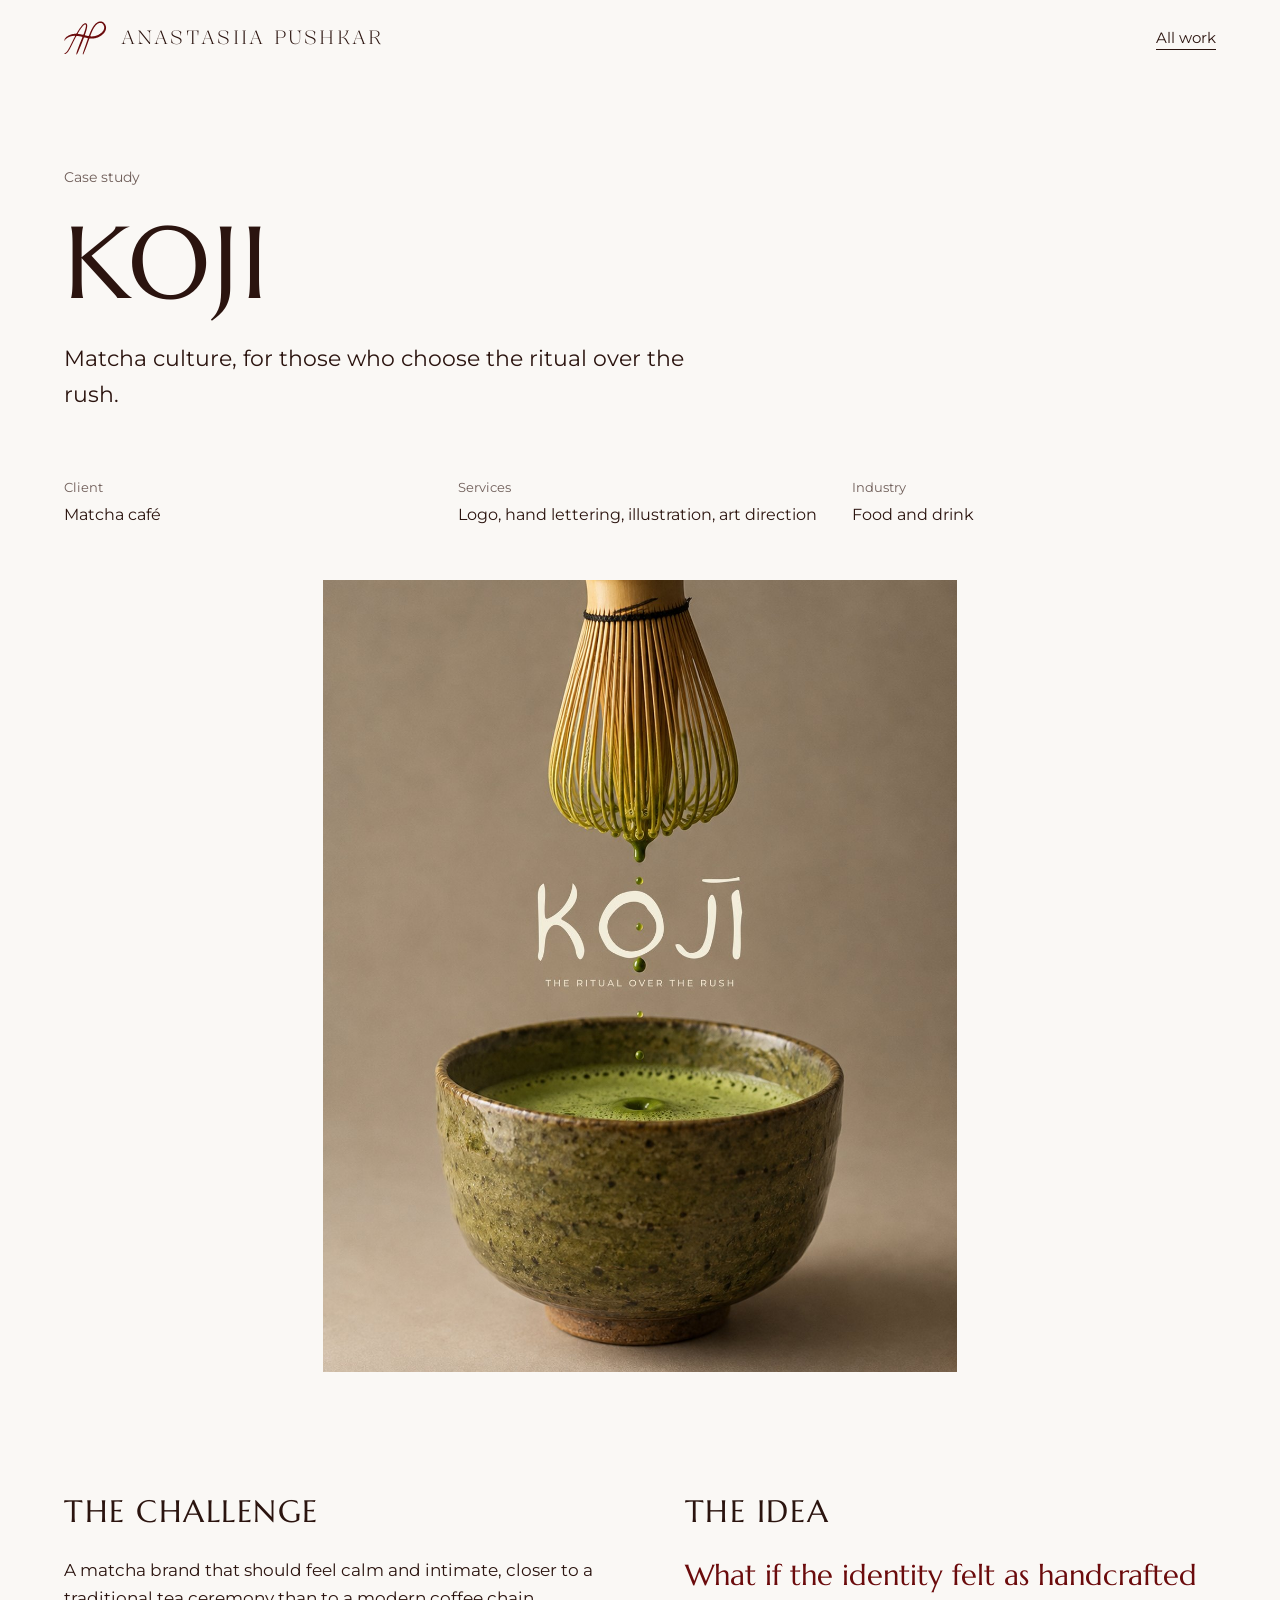
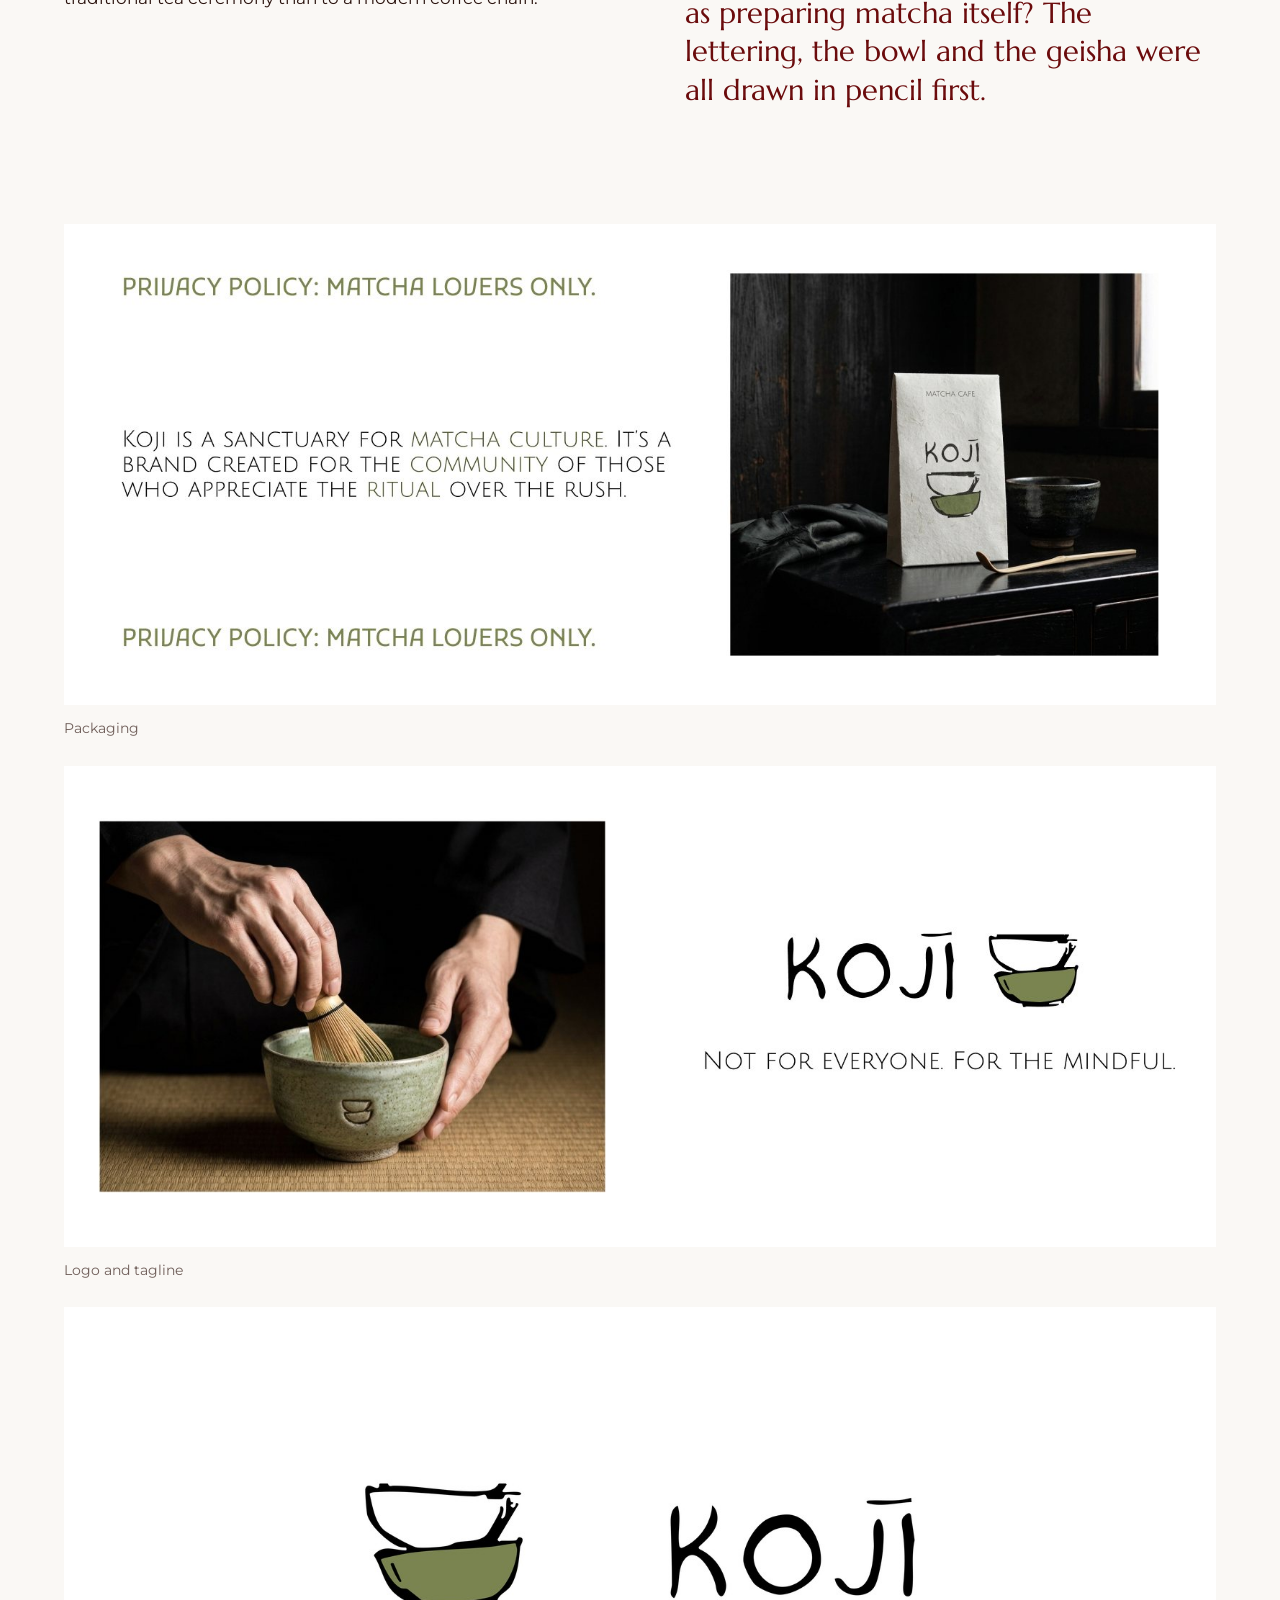
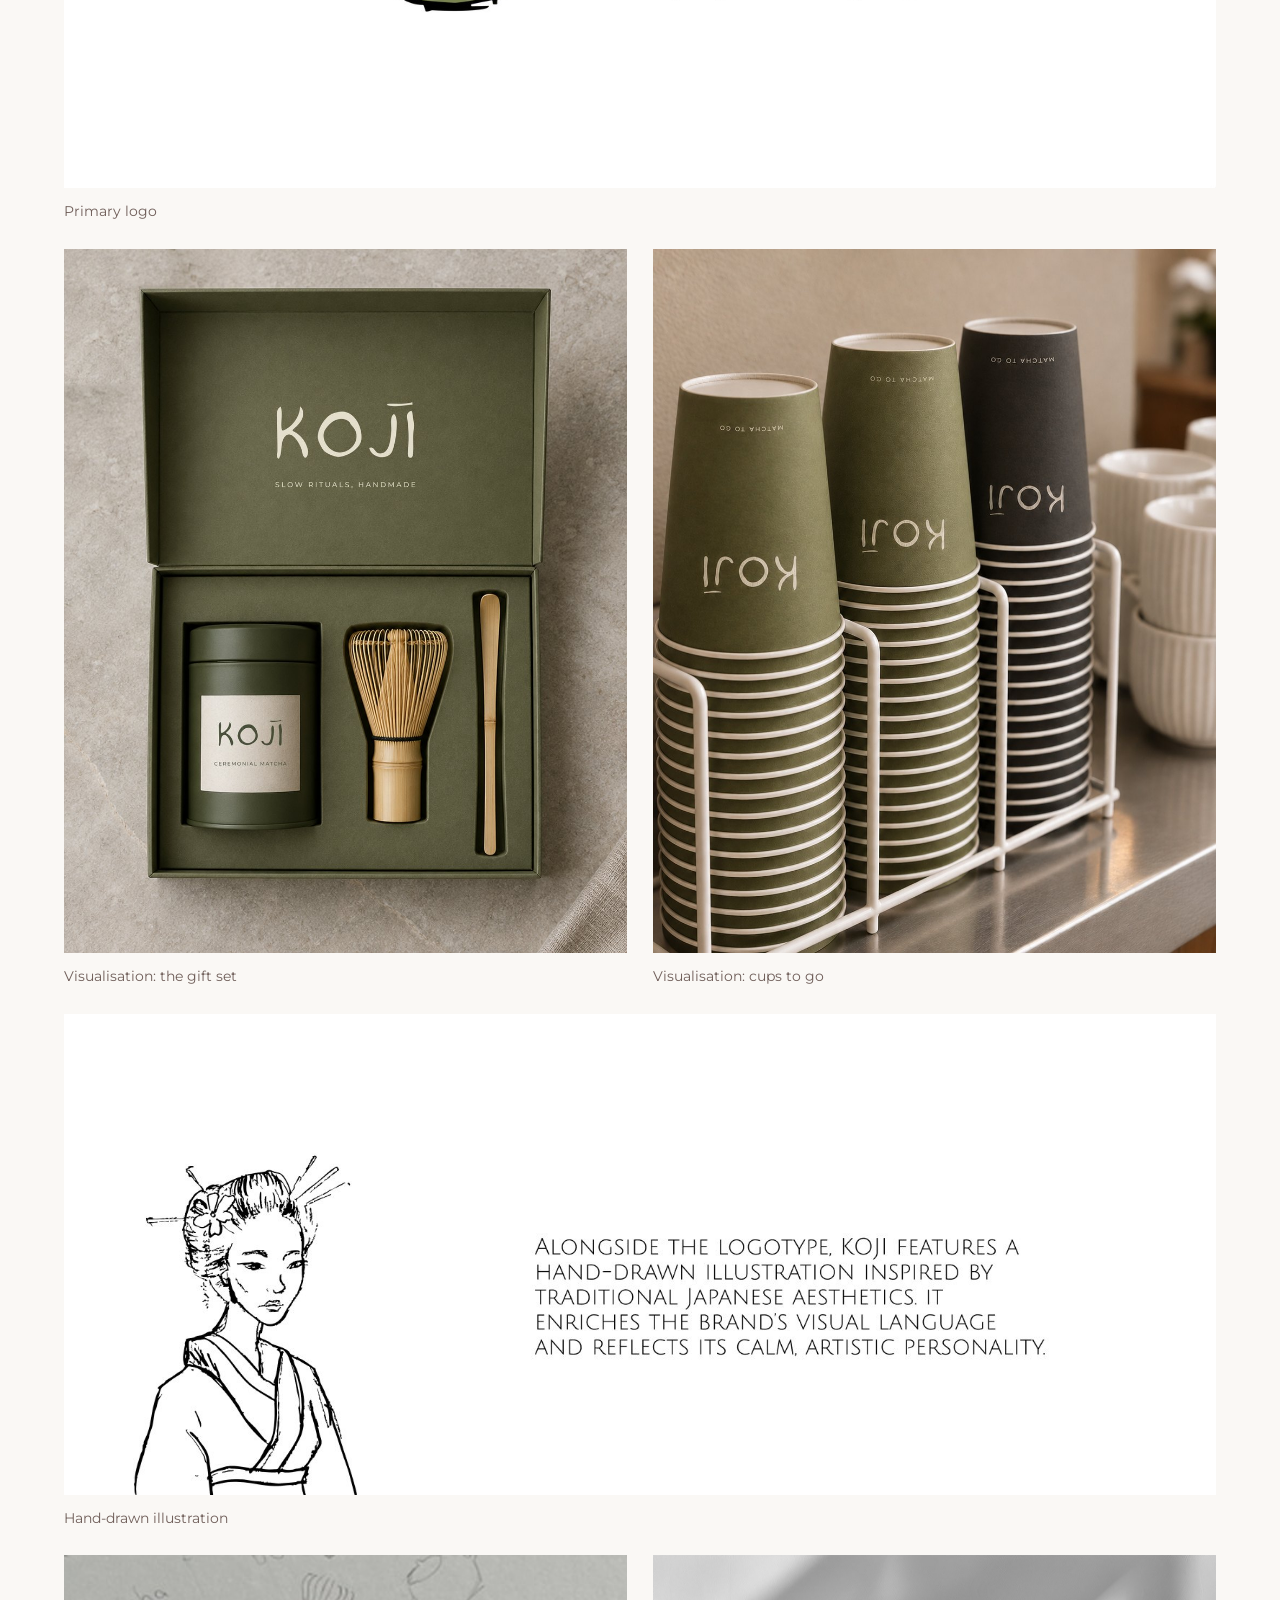
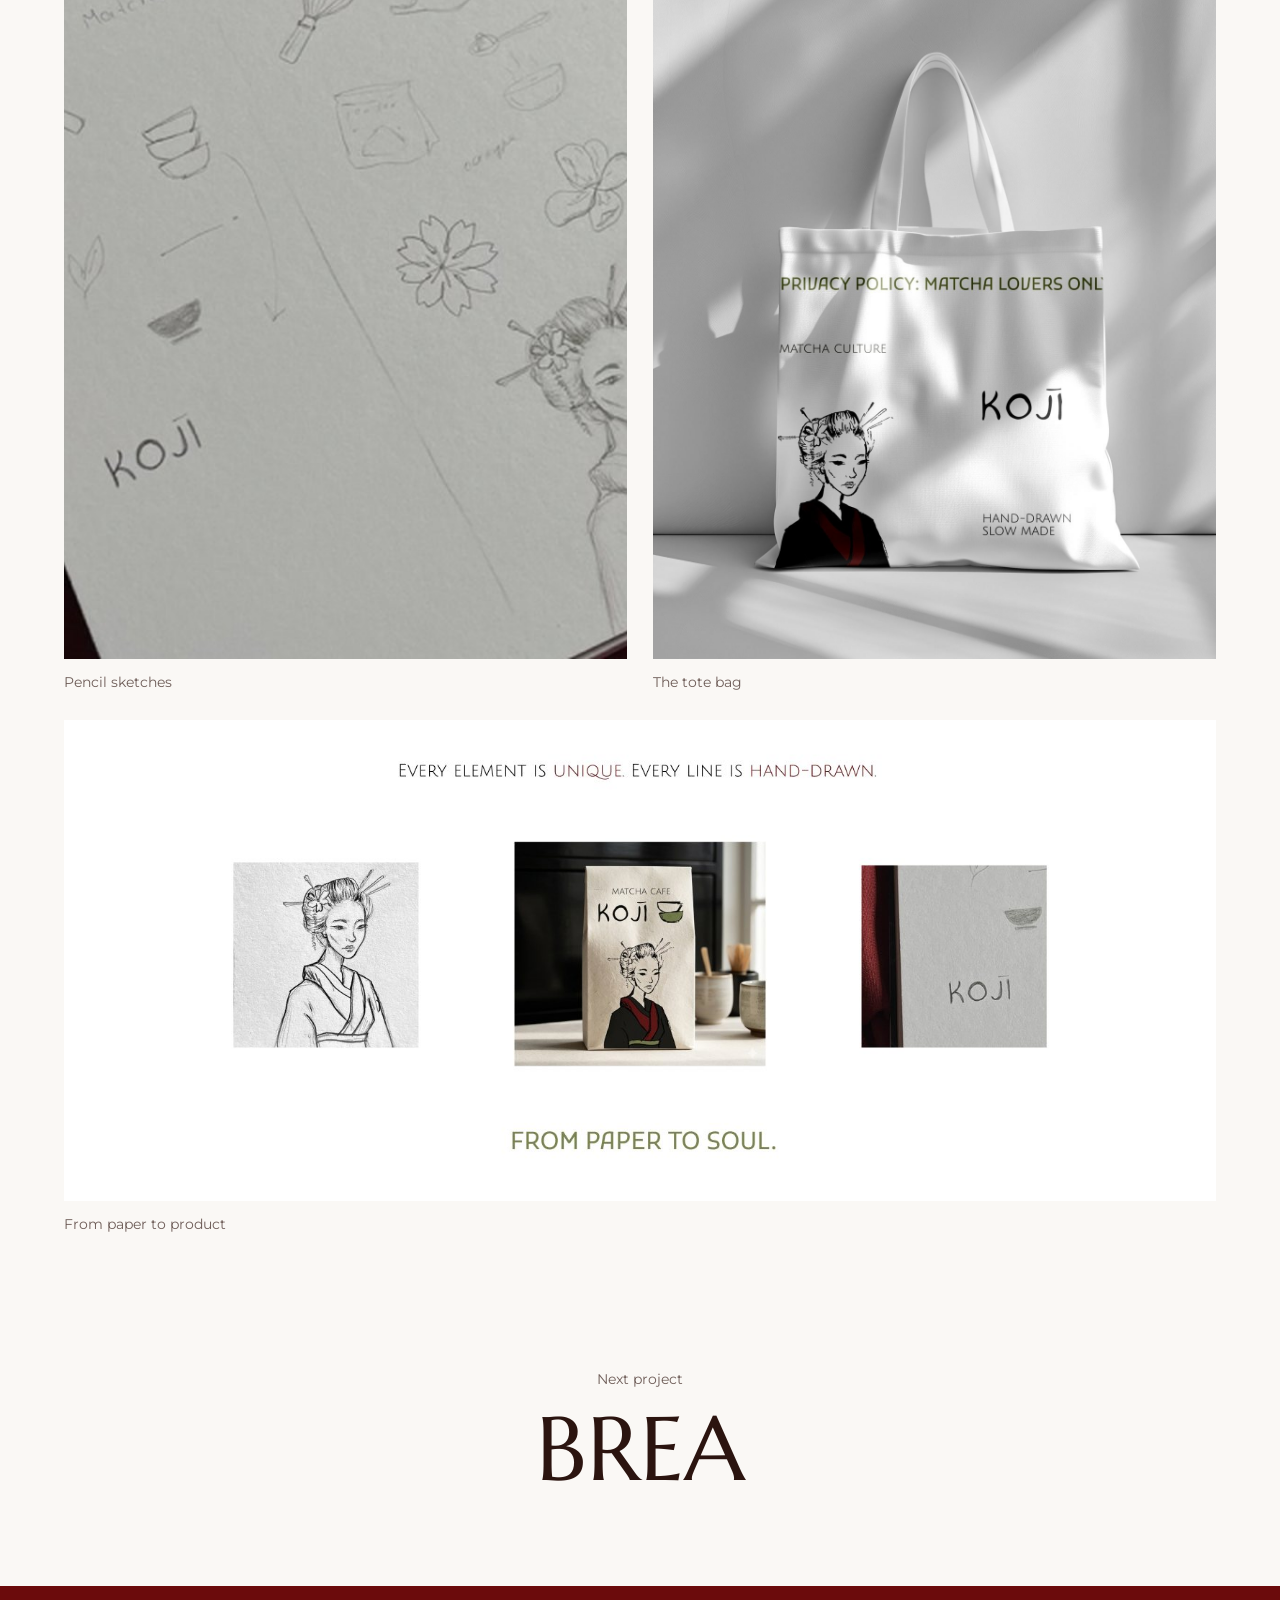
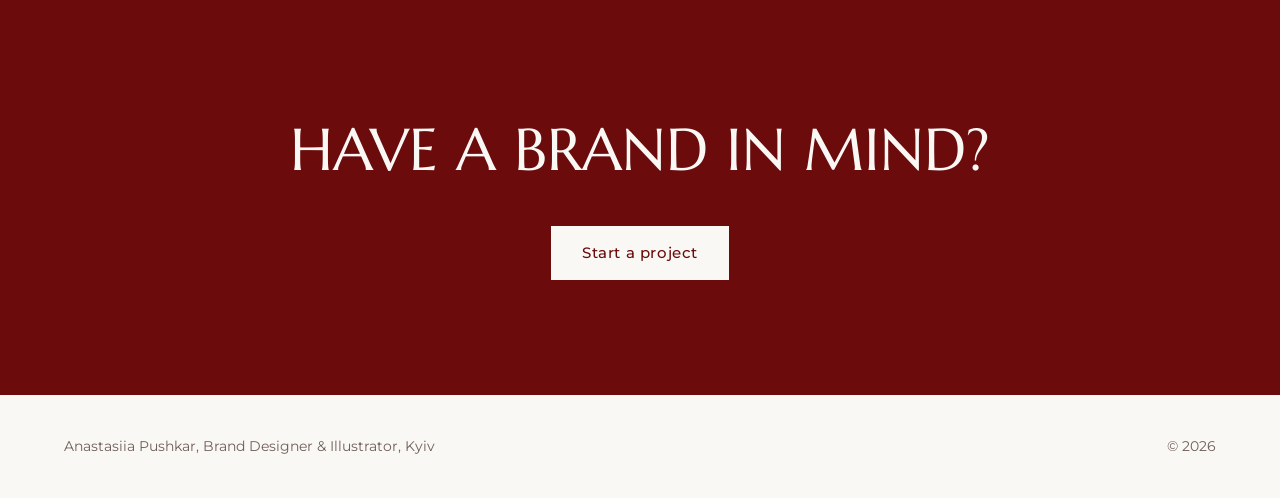
<file: work/koji.html>
<!DOCTYPE html>
<html lang="en">
<head>
<meta charset="utf-8">
<meta name="viewport" content="width=device-width, initial-scale=1">
<title>KOJI · Anastasiia Pushkar</title>
<meta name="description" content="Matcha culture, for those who choose the ritual over the rush.">
<link rel="icon" type="image/svg+xml" href="../img/ap-monogram.svg">
<link rel="preconnect" href="https://fonts.googleapis.com">
<link rel="preconnect" href="https://fonts.gstatic.com" crossorigin>
<link href="https://fonts.googleapis.com/css2?family=Kalnia:wght@300;400&family=Marcellus&family=Montserrat:wght@400;500&display=swap" rel="stylesheet">
<link rel="stylesheet" href="../css/case.css">
</head>
<body>
<header><nav class="wrap" aria-label="Main"><a class="logo" href="../" aria-label="Anastasiia Pushkar, home"><svg class="mark" viewBox="24 19 367 293" aria-hidden="true"><path fill="currentColor" d="M335.50 22.97C334.90 23.03 333.50 23.13 332.51 23.26C331.52 23.39 330.54 23.56 329.56 23.76C328.58 23.97 327.61 24.21 326.64 24.48C325.68 24.75 324.73 25.05 323.78 25.38C322.84 25.70 321.90 26.05 320.97 26.42C320.04 26.79 319.12 27.19 318.22 27.61C317.31 28.03 316.41 28.47 315.52 28.93C314.63 29.39 313.75 29.86 312.88 30.36C312.01 30.85 311.15 31.36 310.30 31.88C309.45 32.41 308.61 32.95 307.78 33.51C306.95 34.07 306.13 34.64 305.32 35.23C304.51 35.81 303.71 36.41 302.92 37.02C302.13 37.63 301.34 38.25 300.57 38.89C299.80 39.52 299.03 40.17 298.28 40.82C297.52 41.48 296.78 42.15 296.05 42.83C295.31 43.51 294.59 44.20 293.88 44.90C293.16 45.60 292.45 46.30 291.75 47.02C291.05 47.73 290.35 48.45 289.67 49.18C288.99 49.91 288.32 50.65 287.65 51.40C286.99 52.15 286.34 52.90 285.69 53.67C285.04 54.43 284.40 55.20 283.77 55.98C283.14 56.75 282.52 57.54 281.91 58.32C281.29 59.11 280.69 59.91 280.09 60.72C279.50 61.52 278.91 62.33 278.33 63.14C277.75 63.95 277.17 64.77 276.61 65.60C276.04 66.42 275.48 67.25 274.93 68.08C274.38 68.92 273.84 69.76 273.30 70.60C272.76 71.45 272.23 72.29 271.71 73.15C271.19 74.00 270.67 74.85 270.16 75.71C269.64 76.57 269.13 77.43 268.63 78.30C268.13 79.16 267.64 80.03 267.15 80.90C266.66 81.77 266.17 82.65 265.69 83.53C265.21 84.40 264.74 85.28 264.27 86.17C263.80 87.05 263.34 87.94 262.88 88.83C262.42 89.72 261.98 90.61 261.53 91.51C261.08 92.40 260.63 93.29 260.19 94.19C259.75 95.09 259.31 95.99 258.88 96.89C258.45 97.79 258.03 98.70 257.60 99.60C257.18 100.51 256.75 101.41 256.33 102.32C255.92 103.23 255.50 104.14 255.09 105.05C254.68 105.96 254.27 106.88 253.87 107.79C253.47 108.71 253.07 109.63 252.67 110.54C252.28 111.46 251.88 112.38 251.49 113.30C251.10 114.22 250.71 115.14 250.32 116.06C249.94 116.99 249.55 117.91 249.17 118.83C248.79 119.76 248.40 120.68 248.02 121.61C247.64 122.53 247.27 123.46 246.90 124.39C246.52 125.31 246.15 126.24 245.78 127.17C245.40 128.10 245.04 129.03 244.67 129.96C244.30 130.89 243.94 131.82 243.57 132.75C243.21 133.68 242.85 134.62 242.49 135.55C242.13 136.48 241.77 137.42 241.42 138.35C241.06 139.28 240.71 140.22 240.35 141.15C239.99 142.09 239.68 143.04 239.26 143.95C238.84 144.85 238.48 145.85 237.85 146.59C237.22 147.32 236.37 148.04 235.48 148.35C234.59 148.66 233.49 148.52 232.51 148.45C231.52 148.38 230.54 148.11 229.55 147.93C228.57 147.75 227.59 147.54 226.61 147.35C225.63 147.15 224.65 146.95 223.67 146.74C222.69 146.54 221.71 146.33 220.74 146.11C219.76 145.90 218.78 145.68 217.81 145.46C216.83 145.24 215.86 145.01 214.89 144.79C213.91 144.56 212.94 144.33 211.97 144.10C210.99 143.86 210.01 143.68 209.05 143.38C208.10 143.09 206.99 142.91 206.25 142.34C205.51 141.77 204.81 140.86 204.59 139.97C204.37 139.08 204.72 137.98 204.93 137.01C205.14 136.04 205.54 135.11 205.86 134.16C206.17 133.21 206.51 132.27 206.83 131.32C207.15 130.38 207.48 129.43 207.80 128.48C208.12 127.53 208.43 126.58 208.75 125.64C209.06 124.69 209.38 123.74 209.69 122.79C210.01 121.84 210.33 120.89 210.64 119.94C210.96 118.99 211.27 118.04 211.58 117.09C211.88 116.14 212.18 115.19 212.48 114.23C212.78 113.28 213.08 112.32 213.37 111.37C213.67 110.41 213.96 109.46 214.25 108.50C214.54 107.54 214.83 106.59 215.12 105.63C215.40 104.67 215.68 103.71 215.96 102.75C216.24 101.79 216.51 100.83 216.78 99.86C217.05 98.90 217.32 97.94 217.59 96.97C217.85 96.01 218.11 95.04 218.36 94.08C218.62 93.11 218.87 92.14 219.11 91.17C219.36 90.20 219.59 89.23 219.82 88.26C220.06 87.28 220.29 86.31 220.51 85.34C220.74 84.36 220.95 83.38 221.16 82.41C221.37 81.43 221.58 80.45 221.77 79.47C221.96 78.49 222.14 77.50 222.32 76.52C222.49 75.53 222.66 74.55 222.81 73.56C222.97 72.57 223.10 71.58 223.23 70.59C223.35 69.60 223.46 68.60 223.57 67.61C223.68 66.62 223.79 65.62 223.87 64.62C223.95 63.63 224.03 62.63 224.05 61.63C224.08 60.63 224.06 59.63 224.01 58.63C223.96 57.63 223.86 56.64 223.74 55.64C223.62 54.65 223.48 53.66 223.28 52.68C223.09 51.70 222.87 50.72 222.58 49.77C222.28 48.81 221.94 47.87 221.51 46.96C221.09 46.06 220.61 45.17 220.05 44.35C219.48 43.53 218.85 42.73 218.15 42.03C217.45 41.33 216.66 40.67 215.82 40.15C214.99 39.62 214.06 39.17 213.12 38.87C212.18 38.57 211.17 38.42 210.17 38.33C209.18 38.24 208.17 38.26 207.18 38.34C206.18 38.42 205.19 38.58 204.22 38.81C203.25 39.05 202.30 39.38 201.37 39.75C200.44 40.12 199.54 40.55 198.65 41.01C197.77 41.48 196.90 41.98 196.05 42.51C195.21 43.04 194.38 43.61 193.57 44.19C192.76 44.77 191.96 45.38 191.18 46.01C190.40 46.63 189.63 47.27 188.87 47.92C188.11 48.57 187.37 49.24 186.63 49.91C185.89 50.59 185.17 51.28 184.45 51.98C183.73 52.67 183.03 53.38 182.33 54.10C181.64 54.82 180.95 55.55 180.27 56.28C179.59 57.01 178.91 57.75 178.25 58.49C177.58 59.24 176.92 59.99 176.27 60.75C175.61 61.51 174.97 62.27 174.33 63.04C173.68 63.80 173.05 64.57 172.42 65.35C171.79 66.12 171.16 66.91 170.54 67.69C169.92 68.47 169.30 69.26 168.69 70.05C168.07 70.84 167.47 71.63 166.86 72.43C166.26 73.23 165.66 74.03 165.07 74.84C164.47 75.64 163.89 76.45 163.30 77.26C162.71 78.07 162.13 78.88 161.55 79.69C160.97 80.51 160.39 81.32 159.82 82.14C159.24 82.96 158.67 83.78 158.10 84.61C157.53 85.43 156.97 86.25 156.40 87.08C155.84 87.90 155.28 88.73 154.72 89.56C154.16 90.39 153.60 91.22 153.05 92.05C152.50 92.89 151.94 93.72 151.40 94.56C150.85 95.39 150.31 96.24 149.77 97.08C149.23 97.92 148.69 98.76 148.16 99.61C147.62 100.45 147.08 101.29 146.55 102.14C146.01 102.98 145.48 103.83 144.96 104.68C144.43 105.53 143.91 106.38 143.38 107.24C142.86 108.09 142.34 108.94 141.82 109.80C141.30 110.65 140.79 111.51 140.27 112.36C139.75 113.22 139.24 114.08 138.72 114.94C138.21 115.79 137.70 116.65 137.19 117.52C136.68 118.38 136.18 119.24 135.67 120.10C135.17 120.96 134.67 121.83 134.16 122.70C133.65 123.56 133.19 124.45 132.61 125.26C132.04 126.07 131.46 126.94 130.71 127.57C129.96 128.20 129.04 128.71 128.11 129.03C127.19 129.34 126.15 129.38 125.15 129.46C124.16 129.53 123.15 129.49 122.15 129.50C121.15 129.52 120.15 129.52 119.15 129.54C118.15 129.57 117.16 129.61 116.16 129.65C115.16 129.69 114.16 129.73 113.16 129.78C112.16 129.83 111.16 129.89 110.17 129.97C109.17 130.06 108.17 130.16 107.18 130.28C106.19 130.40 105.20 130.53 104.21 130.67C103.22 130.81 102.23 130.96 101.24 131.11C100.25 131.27 99.27 131.44 98.28 131.62C97.30 131.81 96.32 132.00 95.34 132.21C94.36 132.42 93.39 132.65 92.42 132.89C91.45 133.14 90.48 133.40 89.52 133.67C88.56 133.95 87.61 134.24 86.65 134.55C85.70 134.85 84.75 135.17 83.81 135.51C82.87 135.84 81.93 136.19 81.00 136.55C80.07 136.92 79.14 137.29 78.22 137.68C77.30 138.06 76.38 138.46 75.46 138.86C74.55 139.26 73.64 139.68 72.73 140.10C71.82 140.51 70.91 140.94 70.01 141.37C69.11 141.80 68.21 142.24 67.32 142.69C66.43 143.14 65.54 143.60 64.65 144.06C63.77 144.53 62.89 145.00 62.01 145.48C61.13 145.96 60.26 146.45 59.39 146.94C58.52 147.44 57.66 147.95 56.80 148.46C55.95 148.98 55.10 149.51 54.26 150.05C53.42 150.59 52.58 151.14 51.75 151.70C50.93 152.27 50.10 152.84 49.29 153.42C48.48 154.00 47.68 154.60 46.89 155.21C46.09 155.82 45.31 156.44 44.54 157.08C43.77 157.72 43.01 158.37 42.26 159.04C41.52 159.70 40.79 160.39 40.08 161.09C39.36 161.79 38.66 162.50 37.97 163.22C37.28 163.95 36.61 164.69 35.95 165.45C35.30 166.21 34.67 166.98 34.07 167.78C33.47 168.58 32.89 169.39 32.35 170.23C31.81 171.08 31.29 171.94 30.84 172.82C30.38 173.71 29.96 174.63 29.61 175.56C29.26 176.50 28.96 177.46 28.74 178.43C28.53 179.40 28.40 180.40 28.32 181.40C28.25 182.39 28.23 183.40 28.31 184.40C28.38 185.39 28.38 186.49 28.75 187.36C29.13 188.22 29.96 189.56 30.55 189.56C31.13 189.56 31.83 188.21 32.24 187.35C32.64 186.50 32.66 185.39 32.97 184.45C33.29 183.50 33.65 182.56 34.12 181.68C34.58 180.80 35.15 179.97 35.75 179.17C36.35 178.37 37.02 177.62 37.70 176.89C38.38 176.16 39.10 175.46 39.84 174.78C40.57 174.10 41.33 173.45 42.10 172.82C42.87 172.18 43.67 171.57 44.47 170.97C45.27 170.38 46.08 169.79 46.91 169.22C47.73 168.65 48.56 168.10 49.39 167.55C50.23 167.00 51.08 166.46 51.92 165.93C52.77 165.41 53.63 164.89 54.49 164.37C55.34 163.86 56.21 163.36 57.08 162.86C57.94 162.37 58.82 161.88 59.70 161.40C60.57 160.92 61.45 160.44 62.34 159.97C63.22 159.51 64.11 159.05 65.00 158.60C65.89 158.15 66.79 157.70 67.69 157.27C68.59 156.84 69.50 156.41 70.41 155.99C71.32 155.58 72.23 155.18 73.15 154.79C74.07 154.39 75.00 154.01 75.93 153.64C76.85 153.27 77.79 152.91 78.73 152.57C79.67 152.23 80.61 151.90 81.56 151.59C82.51 151.28 83.47 150.99 84.44 150.73C85.40 150.46 86.37 150.21 87.34 149.98C88.31 149.75 89.29 149.54 90.27 149.34C91.25 149.14 92.24 148.97 93.22 148.80C94.21 148.63 95.20 148.48 96.19 148.33C97.17 148.19 98.17 148.05 99.16 147.93C100.15 147.81 101.15 147.72 102.14 147.63C103.14 147.54 104.14 147.46 105.13 147.38C106.13 147.31 107.13 147.23 108.12 147.16C109.12 147.10 110.12 147.03 111.12 146.98C112.12 146.94 113.12 146.86 114.12 146.89C115.11 146.92 116.32 146.75 117.10 147.16C117.87 147.57 118.65 148.50 118.77 149.34C118.89 150.17 118.21 151.25 117.82 152.17C117.44 153.08 116.91 153.94 116.45 154.83C115.99 155.72 115.52 156.60 115.06 157.49C114.59 158.37 114.13 159.26 113.67 160.15C113.20 161.03 112.75 161.92 112.29 162.81C111.83 163.70 111.37 164.59 110.91 165.48C110.46 166.37 110.00 167.26 109.54 168.15C109.09 169.04 108.63 169.93 108.18 170.82C107.73 171.72 107.29 172.61 106.84 173.50C106.39 174.40 105.94 175.29 105.49 176.18C105.04 177.07 104.58 177.96 104.13 178.86C103.68 179.75 103.25 180.65 102.80 181.55C102.36 182.45 101.92 183.34 101.47 184.24C101.03 185.13 100.58 186.03 100.13 186.92C99.69 187.82 99.24 188.71 98.79 189.61C98.35 190.50 97.91 191.40 97.47 192.30C97.03 193.19 96.59 194.09 96.15 194.99C95.72 195.89 95.28 196.79 94.84 197.69C94.40 198.59 93.96 199.49 93.52 200.39C93.09 201.29 92.65 202.18 92.21 203.08C91.77 203.98 91.33 204.88 90.89 205.78C90.45 206.67 90.00 207.57 89.56 208.47C89.12 209.37 88.69 210.27 88.25 211.16C87.81 212.06 87.37 212.96 86.93 213.86C86.49 214.76 86.06 215.66 85.62 216.56C85.18 217.46 84.74 218.35 84.30 219.25C83.86 220.15 83.43 221.05 82.98 221.95C82.54 222.85 82.10 223.74 81.65 224.64C81.21 225.53 80.77 226.43 80.33 227.33C79.89 228.23 79.45 229.12 79.00 230.02C78.55 230.91 78.08 231.80 77.63 232.69C77.18 233.58 76.73 234.48 76.28 235.37C75.84 236.26 75.39 237.16 74.94 238.05C74.49 238.94 74.03 239.83 73.57 240.72C73.11 241.61 72.65 242.50 72.19 243.38C71.73 244.27 71.26 245.16 70.80 246.04C70.33 246.93 69.87 247.81 69.40 248.69C68.93 249.58 68.46 250.46 67.98 251.34C67.51 252.22 67.03 253.10 66.55 253.97C66.07 254.85 65.58 255.73 65.09 256.60C64.61 257.47 64.11 258.34 63.62 259.21C63.12 260.08 62.62 260.94 62.12 261.81C61.61 262.67 61.11 263.53 60.60 264.39C60.09 265.25 59.57 266.11 59.05 266.96C58.53 267.82 58.00 268.66 57.46 269.51C56.92 270.35 56.38 271.19 55.84 272.03C55.29 272.87 54.74 273.70 54.17 274.53C53.61 275.35 53.04 276.18 52.46 276.99C51.88 277.81 51.29 278.61 50.69 279.41C50.09 280.21 49.48 281.01 48.86 281.79C48.24 282.57 47.60 283.34 46.95 284.11C46.31 284.87 45.65 285.62 44.97 286.35C44.29 287.09 43.60 287.81 42.88 288.51C42.17 289.21 41.44 289.89 40.67 290.54C39.91 291.19 39.13 291.82 38.31 292.39C37.49 292.96 36.64 293.49 35.77 293.97C34.89 294.45 33.94 294.79 33.06 295.25C32.18 295.72 31.24 296.15 30.49 296.79C29.73 297.42 28.99 298.20 28.55 299.06C28.10 299.91 27.60 301.11 27.83 301.90C28.05 302.70 29.07 303.49 29.91 303.84C30.75 304.19 31.90 304.08 32.89 304.00C33.87 303.93 34.86 303.66 35.82 303.38C36.77 303.09 37.71 302.73 38.62 302.32C39.53 301.91 40.42 301.45 41.29 300.94C42.15 300.44 42.98 299.88 43.80 299.30C44.61 298.72 45.39 298.10 46.16 297.46C46.93 296.82 47.68 296.15 48.41 295.47C49.14 294.79 49.85 294.08 50.54 293.36C51.24 292.65 51.92 291.91 52.58 291.16C53.25 290.42 53.90 289.66 54.54 288.89C55.19 288.13 55.82 287.35 56.44 286.57C57.06 285.78 57.66 284.98 58.26 284.18C58.86 283.38 59.44 282.57 60.02 281.75C60.60 280.94 61.17 280.12 61.74 279.29C62.30 278.47 62.86 277.64 63.42 276.81C63.97 275.98 64.52 275.14 65.06 274.30C65.61 273.46 66.14 272.62 66.67 271.77C67.19 270.92 67.71 270.06 68.23 269.20C68.74 268.35 69.25 267.49 69.76 266.63C70.27 265.77 70.78 264.90 71.28 264.04C71.79 263.18 72.29 262.31 72.78 261.44C73.28 260.57 73.77 259.70 74.26 258.83C74.74 257.96 75.23 257.08 75.70 256.20C76.18 255.32 76.66 254.44 77.13 253.56C77.61 252.68 78.08 251.80 78.56 250.92C79.03 250.04 79.50 249.16 79.97 248.28C80.44 247.39 80.89 246.50 81.36 245.62C81.82 244.73 82.27 243.84 82.73 242.95C83.19 242.06 83.66 241.18 84.11 240.29C84.57 239.40 85.02 238.50 85.47 237.61C85.92 236.72 86.37 235.82 86.82 234.93C87.27 234.04 87.73 233.15 88.19 232.26C88.64 231.37 89.10 230.48 89.54 229.59C89.99 228.69 90.42 227.79 90.86 226.89C91.30 225.99 91.74 225.09 92.18 224.20C92.63 223.30 93.08 222.41 93.52 221.51C93.97 220.62 94.42 219.72 94.86 218.83C95.30 217.93 95.74 217.03 96.18 216.13C96.62 215.24 97.06 214.34 97.50 213.44C97.94 212.54 98.38 211.64 98.82 210.74C99.26 209.85 99.69 208.95 100.13 208.05C100.57 207.15 101.00 206.25 101.44 205.35C101.88 204.45 102.32 203.55 102.77 202.66C103.21 201.76 103.66 200.87 104.11 199.97C104.55 199.08 104.99 198.18 105.43 197.28C105.87 196.38 106.31 195.48 106.75 194.59C107.19 193.69 107.63 192.79 108.07 191.90C108.52 191.00 108.95 190.10 109.39 189.20C109.83 188.30 110.27 187.40 110.72 186.51C111.16 185.61 111.61 184.72 112.06 183.82C112.50 182.93 112.95 182.04 113.40 181.14C113.85 180.25 114.29 179.35 114.74 178.46C115.19 177.56 115.63 176.67 116.08 175.78C116.53 174.88 116.99 173.99 117.44 173.10C117.90 172.21 118.36 171.32 118.82 170.43C119.27 169.54 119.73 168.66 120.19 167.77C120.65 166.88 121.10 165.99 121.56 165.10C122.02 164.21 122.48 163.32 122.94 162.43C123.40 161.55 123.86 160.66 124.32 159.77C124.78 158.88 125.24 158.00 125.71 157.11C126.17 156.23 126.64 155.34 127.11 154.46C127.58 153.58 128.02 152.67 128.55 151.83C129.08 150.98 129.57 150.04 130.28 149.39C131.00 148.73 131.91 148.17 132.83 147.89C133.76 147.61 134.82 147.69 135.82 147.69C136.81 147.69 137.81 147.81 138.81 147.90C139.81 147.99 140.80 148.12 141.79 148.23C142.78 148.35 143.78 148.47 144.77 148.59C145.76 148.72 146.75 148.84 147.75 148.98C148.74 149.11 149.73 149.26 150.71 149.41C151.70 149.56 152.69 149.72 153.68 149.88C154.66 150.04 155.65 150.20 156.64 150.37C157.62 150.55 158.61 150.72 159.59 150.90C160.57 151.08 161.56 151.27 162.54 151.46C163.52 151.65 164.50 151.85 165.48 152.05C166.46 152.25 167.44 152.46 168.41 152.67C169.39 152.88 170.37 153.09 171.35 153.30C172.32 153.52 173.30 153.74 174.27 153.96C175.25 154.19 176.23 154.38 177.19 154.65C178.15 154.93 179.23 155.10 180.03 155.62C180.82 156.14 181.69 156.94 181.96 157.79C182.23 158.64 181.88 159.77 181.65 160.73C181.41 161.69 180.94 162.60 180.57 163.53C180.21 164.46 179.82 165.38 179.45 166.31C179.08 167.24 178.71 168.17 178.34 169.10C177.96 170.03 177.59 170.95 177.21 171.88C176.84 172.81 176.46 173.73 176.09 174.66C175.71 175.59 175.33 176.51 174.95 177.44C174.57 178.36 174.20 179.29 173.82 180.22C173.44 181.14 173.07 182.07 172.69 183.00C172.32 183.92 171.94 184.85 171.56 185.77C171.18 186.70 170.80 187.63 170.43 188.55C170.05 189.48 169.67 190.40 169.29 191.33C168.91 192.25 168.54 193.18 168.16 194.11C167.78 195.03 167.41 195.96 167.03 196.89C166.66 197.81 166.28 198.74 165.91 199.67C165.53 200.59 165.15 201.52 164.78 202.45C164.40 203.37 164.03 204.30 163.66 205.23C163.28 206.16 162.90 207.08 162.53 208.01C162.16 208.94 161.79 209.87 161.42 210.80C161.05 211.73 160.68 212.66 160.31 213.59C159.94 214.52 159.57 215.44 159.20 216.37C158.83 217.30 158.46 218.23 158.09 219.16C157.72 220.09 157.34 221.01 156.98 221.94C156.61 222.87 156.24 223.80 155.87 224.73C155.51 225.66 155.14 226.60 154.78 227.53C154.41 228.46 154.05 229.39 153.69 230.32C153.33 231.26 152.97 232.19 152.62 233.12C152.26 234.06 151.90 234.99 151.55 235.93C151.19 236.86 150.84 237.80 150.48 238.73C150.13 239.67 149.78 240.60 149.43 241.54C149.08 242.48 148.73 243.42 148.39 244.35C148.04 245.29 147.70 246.23 147.36 247.17C147.02 248.11 146.68 249.05 146.34 249.99C146.00 250.94 145.66 251.88 145.32 252.82C144.98 253.76 144.65 254.70 144.31 255.64C143.97 256.58 143.64 257.52 143.30 258.47C142.96 259.41 142.62 260.35 142.29 261.29C141.95 262.23 141.61 263.17 141.27 264.11C140.93 265.05 140.59 265.99 140.26 266.93C139.92 267.88 139.58 268.82 139.25 269.76C138.91 270.70 138.58 271.65 138.26 272.59C137.93 273.54 137.60 274.48 137.28 275.43C136.96 276.38 136.64 277.32 136.33 278.27C136.01 279.22 135.70 280.17 135.40 281.13C135.09 282.08 134.80 283.03 134.51 283.99C134.23 284.95 133.95 285.91 133.69 286.88C133.42 287.84 133.17 288.81 132.92 289.78C132.68 290.75 132.44 291.72 132.22 292.69C132.00 293.67 131.78 294.65 131.59 295.63C131.40 296.61 131.23 297.59 131.07 298.58C130.92 299.57 130.77 300.56 130.67 301.55C130.57 302.55 130.40 303.56 130.47 304.55C130.55 305.53 130.58 306.85 131.12 307.44C131.66 308.03 132.94 308.36 133.70 308.10C134.47 307.84 135.12 306.69 135.69 305.89C136.27 305.09 136.69 304.16 137.17 303.28C137.65 302.40 138.11 301.51 138.57 300.63C139.03 299.74 139.48 298.84 139.92 297.95C140.37 297.05 140.80 296.15 141.23 295.25C141.67 294.35 142.10 293.45 142.52 292.54C142.95 291.64 143.37 290.73 143.78 289.82C144.20 288.91 144.60 288.00 145.01 287.08C145.41 286.17 145.80 285.25 146.20 284.33C146.59 283.41 146.99 282.49 147.38 281.57C147.77 280.65 148.16 279.73 148.54 278.80C148.93 277.88 149.31 276.96 149.69 276.03C150.08 275.11 150.46 274.19 150.84 273.26C151.22 272.34 151.60 271.41 151.99 270.49C152.37 269.57 152.76 268.64 153.15 267.72C153.53 266.80 153.92 265.88 154.31 264.96C154.70 264.04 155.10 263.12 155.49 262.20C155.89 261.28 156.28 260.36 156.68 259.45C157.08 258.53 157.48 257.61 157.88 256.70C158.28 255.78 158.68 254.86 159.08 253.95C159.48 253.03 159.88 252.11 160.28 251.20C160.68 250.28 161.08 249.36 161.48 248.45C161.88 247.53 162.28 246.61 162.67 245.70C163.07 244.78 163.46 243.86 163.85 242.94C164.24 242.02 164.64 241.10 165.03 240.18C165.42 239.25 165.81 238.33 166.19 237.41C166.58 236.49 166.96 235.57 167.34 234.64C167.73 233.72 168.11 232.79 168.49 231.87C168.87 230.94 169.25 230.02 169.63 229.09C170.01 228.17 170.39 227.24 170.76 226.32C171.14 225.39 171.51 224.46 171.89 223.54C172.27 222.61 172.64 221.68 173.02 220.76C173.39 219.83 173.76 218.90 174.14 217.97C174.51 217.04 174.88 216.12 175.25 215.19C175.62 214.26 175.99 213.33 176.36 212.40C176.73 211.47 177.10 210.54 177.46 209.61C177.83 208.68 178.20 207.75 178.57 206.82C178.94 205.89 179.31 204.96 179.67 204.03C180.04 203.10 180.40 202.17 180.77 201.24C181.13 200.31 181.49 199.37 181.86 198.44C182.22 197.51 182.58 196.58 182.95 195.65C183.31 194.72 183.67 193.78 184.03 192.85C184.40 191.92 184.76 190.99 185.12 190.06C185.48 189.12 185.84 188.19 186.20 187.26C186.56 186.32 186.92 185.39 187.28 184.46C187.64 183.52 187.99 182.59 188.35 181.66C188.71 180.72 189.07 179.79 189.43 178.86C189.79 177.92 190.14 176.99 190.50 176.05C190.85 175.12 191.21 174.18 191.56 173.25C191.92 172.31 192.27 171.38 192.62 170.44C192.98 169.51 193.32 168.57 193.68 167.63C194.03 166.70 194.34 165.74 194.75 164.83C195.16 163.92 195.49 162.88 196.13 162.18C196.78 161.48 197.71 160.87 198.62 160.64C199.53 160.40 200.62 160.63 201.60 160.77C202.59 160.90 203.55 161.20 204.53 161.43C205.50 161.66 206.47 161.90 207.44 162.14C208.41 162.38 209.39 162.61 210.36 162.85C211.33 163.08 212.30 163.31 213.28 163.54C214.25 163.77 215.23 163.99 216.20 164.21C217.18 164.43 218.15 164.64 219.13 164.85C220.11 165.07 221.09 165.27 222.07 165.48C223.04 165.68 224.04 165.82 225.00 166.10C225.96 166.37 227.08 166.54 227.81 167.11C228.55 167.68 229.22 168.62 229.41 169.52C229.59 170.41 229.16 171.49 228.92 172.45C228.68 173.42 228.28 174.35 227.95 175.29C227.62 176.24 227.28 177.18 226.96 178.12C226.63 179.07 226.30 180.01 225.97 180.96C225.64 181.90 225.31 182.84 224.98 183.79C224.65 184.73 224.32 185.68 224.00 186.62C223.67 187.57 223.34 188.51 223.01 189.46C222.69 190.40 222.36 191.35 222.03 192.29C221.70 193.24 221.38 194.18 221.05 195.13C220.72 196.07 220.40 197.02 220.07 197.96C219.75 198.91 219.42 199.85 219.10 200.80C218.77 201.74 218.44 202.69 218.12 203.64C217.79 204.58 217.47 205.53 217.14 206.47C216.82 207.42 216.50 208.37 216.17 209.31C215.85 210.26 215.53 211.20 215.20 212.15C214.88 213.10 214.56 214.04 214.24 214.99C213.91 215.94 213.59 216.88 213.26 217.83C212.94 218.77 212.61 219.72 212.29 220.67C211.96 221.61 211.64 222.56 211.31 223.50C210.99 224.45 210.66 225.39 210.34 226.34C210.01 227.28 209.69 228.23 209.36 229.18C209.04 230.12 208.72 231.07 208.39 232.02C208.07 232.96 207.75 233.91 207.42 234.85C207.10 235.80 206.77 236.75 206.45 237.69C206.12 238.64 205.79 239.58 205.47 240.53C205.14 241.47 204.82 242.42 204.49 243.36C204.16 244.31 203.83 245.25 203.51 246.20C203.18 247.14 202.86 248.09 202.53 249.04C202.21 249.98 201.89 250.93 201.57 251.88C201.25 252.82 200.92 253.77 200.59 254.71C200.26 255.66 199.93 256.60 199.60 257.54C199.27 258.49 198.95 259.43 198.62 260.38C198.30 261.33 197.98 262.27 197.65 263.22C197.33 264.17 197.01 265.11 196.68 266.06C196.36 267.00 196.03 267.95 195.71 268.89C195.38 269.84 195.05 270.78 194.73 271.73C194.41 272.68 194.09 273.62 193.77 274.57C193.45 275.52 193.14 276.47 192.82 277.42C192.50 278.37 192.17 279.31 191.85 280.26C191.53 281.21 191.21 282.15 190.90 283.10C190.59 284.05 190.28 285.01 189.98 285.96C189.68 286.91 189.37 287.86 189.07 288.82C188.78 289.77 188.48 290.73 188.19 291.69C187.90 292.64 187.61 293.60 187.34 294.56C187.07 295.52 186.79 296.49 186.55 297.46C186.31 298.43 186.05 299.40 185.88 300.38C185.70 301.36 185.49 302.36 185.48 303.35C185.47 304.34 185.38 305.61 185.84 306.30C186.30 307.00 187.48 307.64 188.26 307.52C189.03 307.39 189.86 306.33 190.47 305.57C191.08 304.81 191.46 303.84 191.92 302.95C192.37 302.06 192.77 301.14 193.19 300.23C193.60 299.32 194.01 298.40 194.41 297.49C194.81 296.57 195.21 295.65 195.61 294.74C196.00 293.82 196.41 292.90 196.80 291.99C197.20 291.07 197.60 290.15 197.99 289.23C198.38 288.31 198.77 287.39 199.16 286.47C199.55 285.55 199.94 284.63 200.32 283.70C200.71 282.78 201.10 281.86 201.48 280.94C201.87 280.01 202.25 279.09 202.63 278.17C203.01 277.24 203.39 276.32 203.77 275.39C204.15 274.47 204.53 273.54 204.91 272.62C205.29 271.69 205.67 270.77 206.05 269.84C206.43 268.91 206.80 267.99 207.17 267.06C207.55 266.13 207.91 265.20 208.28 264.27C208.65 263.34 209.02 262.41 209.39 261.48C209.75 260.55 210.12 259.62 210.49 258.69C210.85 257.76 211.22 256.83 211.58 255.90C211.94 254.96 212.30 254.03 212.66 253.10C213.02 252.17 213.39 251.23 213.75 250.30C214.11 249.37 214.47 248.44 214.82 247.50C215.18 246.57 215.53 245.63 215.89 244.70C216.24 243.76 216.60 242.83 216.95 241.89C217.30 240.95 217.65 240.02 218.00 239.08C218.35 238.14 218.70 237.21 219.04 236.27C219.39 235.33 219.74 234.39 220.09 233.45C220.43 232.52 220.78 231.58 221.12 230.64C221.47 229.70 221.81 228.76 222.15 227.82C222.50 226.88 222.84 225.94 223.18 225.00C223.52 224.06 223.86 223.12 224.20 222.18C224.54 221.24 224.88 220.30 225.22 219.36C225.56 218.42 225.89 217.48 226.23 216.54C226.56 215.59 226.90 214.65 227.23 213.71C227.57 212.77 227.90 211.82 228.24 210.88C228.57 209.94 228.91 209.00 229.24 208.05C229.57 207.11 229.91 206.17 230.24 205.23C230.58 204.28 230.91 203.34 231.25 202.40C231.58 201.46 231.91 200.51 232.24 199.57C232.57 198.62 232.89 197.68 233.22 196.73C233.55 195.79 233.89 194.85 234.22 193.90C234.55 192.96 234.88 192.02 235.21 191.07C235.54 190.13 235.87 189.19 236.20 188.24C236.54 187.30 236.87 186.36 237.20 185.41C237.53 184.47 237.86 183.52 238.19 182.58C238.52 181.64 238.85 180.69 239.18 179.75C239.51 178.80 239.83 177.86 240.17 176.92C240.50 175.97 240.79 175.01 241.19 174.09C241.58 173.18 241.92 172.15 242.55 171.43C243.18 170.72 244.08 170.09 244.99 169.79C245.89 169.49 246.98 169.61 247.97 169.62C248.97 169.62 249.97 169.75 250.97 169.82C251.96 169.89 252.96 169.98 253.96 170.06C254.95 170.13 255.95 170.20 256.95 170.26C257.95 170.32 258.95 170.36 259.95 170.39C260.95 170.43 261.95 170.47 262.94 170.47C263.94 170.48 264.94 170.45 265.94 170.42C266.94 170.40 267.94 170.35 268.94 170.30C269.94 170.25 270.94 170.18 271.94 170.11C272.93 170.04 273.93 169.96 274.93 169.87C275.92 169.79 276.92 169.70 277.91 169.60C278.91 169.50 279.90 169.40 280.90 169.27C281.89 169.15 282.88 169.00 283.87 168.85C284.86 168.71 285.84 168.55 286.83 168.39C287.82 168.22 288.80 168.04 289.78 167.86C290.77 167.67 291.75 167.48 292.72 167.27C293.70 167.07 294.68 166.86 295.66 166.63C296.63 166.41 297.60 166.17 298.57 165.93C299.54 165.69 300.51 165.44 301.48 165.17C302.44 164.91 303.40 164.64 304.36 164.35C305.32 164.07 306.28 163.78 307.23 163.47C308.18 163.17 309.13 162.86 310.08 162.53C311.02 162.21 311.96 161.87 312.90 161.52C313.84 161.18 314.77 160.82 315.71 160.45C316.64 160.09 317.56 159.71 318.49 159.33C319.41 158.94 320.33 158.54 321.24 158.14C322.15 157.73 323.06 157.31 323.97 156.89C324.87 156.46 325.77 156.02 326.66 155.57C327.56 155.12 328.45 154.67 329.33 154.21C330.22 153.74 331.10 153.27 331.98 152.79C332.85 152.30 333.72 151.81 334.58 151.30C335.45 150.80 336.30 150.28 337.15 149.75C338.01 149.23 338.85 148.70 339.69 148.16C340.53 147.62 341.37 147.07 342.20 146.50C343.02 145.94 343.85 145.37 344.66 144.79C345.48 144.22 346.29 143.63 347.09 143.03C347.89 142.44 348.69 141.83 349.48 141.22C350.27 140.60 351.05 139.98 351.82 139.35C352.60 138.71 353.36 138.07 354.12 137.42C354.88 136.77 355.63 136.10 356.37 135.44C357.12 134.77 357.85 134.09 358.58 133.41C359.31 132.72 360.03 132.03 360.74 131.32C361.45 130.62 362.14 129.90 362.83 129.17C363.52 128.45 364.20 127.71 364.87 126.97C365.54 126.23 366.20 125.48 366.85 124.72C367.50 123.96 368.14 123.19 368.76 122.41C369.39 121.63 370.00 120.84 370.61 120.04C371.21 119.24 371.80 118.43 372.37 117.62C372.95 116.80 373.52 115.98 374.07 115.14C374.62 114.30 375.15 113.46 375.67 112.61C376.19 111.75 376.70 110.89 377.19 110.02C377.68 109.15 378.16 108.27 378.62 107.38C379.08 106.49 379.53 105.60 379.96 104.70C380.38 103.79 380.80 102.88 381.19 101.96C381.58 101.04 381.96 100.11 382.31 99.18C382.66 98.24 383.00 97.30 383.31 96.35C383.63 95.40 383.92 94.44 384.19 93.48C384.47 92.52 384.72 91.55 384.95 90.58C385.18 89.61 385.38 88.63 385.57 87.65C385.75 86.66 385.92 85.68 386.06 84.69C386.21 83.70 386.33 82.70 386.42 81.71C386.51 80.71 386.56 79.71 386.59 78.71C386.62 77.71 386.62 76.71 386.59 75.71C386.56 74.71 386.50 73.71 386.41 72.72C386.31 71.72 386.18 70.73 386.03 69.74C385.88 68.76 385.69 67.77 385.49 66.79C385.29 65.81 385.07 64.84 384.81 63.87C384.56 62.90 384.28 61.94 383.98 60.99C383.68 60.04 383.35 59.09 383.00 58.16C382.65 57.22 382.27 56.29 381.88 55.37C381.48 54.45 381.07 53.54 380.63 52.65C380.19 51.75 379.73 50.86 379.25 49.98C378.77 49.11 378.26 48.24 377.74 47.39C377.22 46.53 376.68 45.69 376.13 44.86C375.57 44.03 374.99 43.21 374.39 42.41C373.80 41.61 373.18 40.82 372.54 40.05C371.91 39.28 371.25 38.52 370.58 37.78C369.91 37.04 369.22 36.32 368.51 35.61C367.80 34.91 367.07 34.22 366.32 33.56C365.57 32.90 364.81 32.25 364.02 31.64C363.23 31.02 362.43 30.42 361.61 29.85C360.79 29.28 359.95 28.74 359.09 28.23C358.23 27.71 357.35 27.23 356.46 26.78C355.57 26.33 354.66 25.91 353.74 25.53C352.81 25.14 351.87 24.79 350.92 24.49C349.97 24.18 349.01 23.91 348.03 23.69C347.06 23.47 346.07 23.30 345.08 23.17C344.09 23.05 343.09 22.98 342.09 22.93C341.09 22.88 340.09 22.88 339.09 22.88C338.09 22.88 336.69 22.92 336.09 22.94C335.49 22.96 336.10 22.92 335.50 22.97ZM205.75 48.32C206.36 48.30 207.82 48.06 208.72 48.34C209.63 48.62 210.54 49.27 211.17 49.99C211.80 50.70 212.19 51.72 212.51 52.65C212.82 53.59 212.94 54.61 213.05 55.60C213.16 56.59 213.17 57.59 213.17 58.59C213.18 59.59 213.14 60.59 213.07 61.59C213.01 62.59 212.91 63.59 212.80 64.58C212.68 65.57 212.53 66.56 212.37 67.55C212.22 68.54 212.05 69.52 211.87 70.50C211.69 71.49 211.49 72.47 211.29 73.45C211.09 74.43 210.88 75.41 210.66 76.38C210.44 77.36 210.22 78.33 209.98 79.30C209.75 80.28 209.51 81.25 209.26 82.22C209.01 83.18 208.76 84.15 208.50 85.12C208.24 86.08 207.98 87.05 207.71 88.01C207.44 88.98 207.17 89.94 206.89 90.90C206.61 91.86 206.33 92.82 206.04 93.78C205.75 94.73 205.46 95.69 205.17 96.65C204.88 97.60 204.58 98.56 204.28 99.51C203.98 100.46 203.67 101.42 203.37 102.37C203.06 103.32 202.74 104.27 202.43 105.22C202.11 106.17 201.80 107.12 201.48 108.06C201.16 109.01 200.84 109.96 200.52 110.91C200.19 111.85 199.86 112.80 199.53 113.74C199.21 114.68 198.87 115.63 198.54 116.57C198.21 117.51 197.87 118.46 197.54 119.40C197.20 120.34 196.86 121.28 196.52 122.22C196.18 123.16 195.84 124.10 195.49 125.04C195.15 125.98 194.80 126.91 194.45 127.85C194.10 128.79 193.76 129.73 193.40 130.66C193.04 131.60 192.73 132.55 192.32 133.46C191.90 134.36 191.54 135.38 190.91 136.10C190.27 136.82 189.39 137.51 188.49 137.77C187.59 138.03 186.50 137.79 185.51 137.66C184.53 137.54 183.56 137.24 182.58 137.02C181.61 136.80 180.63 136.57 179.66 136.36C178.68 136.14 177.70 135.92 176.73 135.71C175.75 135.50 174.77 135.29 173.79 135.08C172.82 134.88 171.84 134.67 170.86 134.48C169.87 134.28 168.89 134.10 167.91 133.91C166.93 133.72 165.94 133.54 164.96 133.36C163.98 133.18 162.99 133.00 162.01 132.83C161.02 132.65 160.04 132.48 159.05 132.32C158.06 132.16 157.08 132.01 156.09 131.87C155.10 131.72 154.11 131.57 153.12 131.43C152.13 131.29 151.14 131.17 150.14 131.04C149.15 130.91 148.14 130.86 147.17 130.66C146.19 130.47 145.01 130.41 144.29 129.87C143.56 129.34 142.90 128.33 142.80 127.46C142.70 126.58 143.30 125.53 143.69 124.62C144.07 123.70 144.64 122.86 145.14 121.99C145.64 121.12 146.15 120.27 146.66 119.41C147.17 118.54 147.68 117.68 148.19 116.83C148.70 115.97 149.22 115.11 149.74 114.25C150.25 113.40 150.78 112.55 151.30 111.69C151.82 110.84 152.35 109.99 152.88 109.14C153.40 108.29 153.93 107.44 154.46 106.59C154.99 105.75 155.52 104.90 156.06 104.06C156.59 103.21 157.13 102.37 157.67 101.53C158.21 100.68 158.75 99.84 159.29 99.00C159.84 98.16 160.38 97.32 160.93 96.49C161.48 95.65 162.04 94.82 162.60 93.99C163.16 93.16 163.72 92.34 164.28 91.51C164.84 90.68 165.41 89.86 165.97 89.03C166.54 88.21 167.10 87.38 167.68 86.56C168.25 85.75 168.83 84.93 169.41 84.12C169.99 83.30 170.58 82.49 171.17 81.69C171.77 80.88 172.37 80.08 172.97 79.28C173.57 78.49 174.17 77.69 174.78 76.90C175.39 76.10 176.00 75.31 176.61 74.52C177.23 73.73 177.85 72.94 178.47 72.17C179.10 71.39 179.74 70.61 180.38 69.85C181.01 69.08 181.66 68.31 182.31 67.55C182.96 66.79 183.62 66.04 184.28 65.29C184.95 64.55 185.62 63.81 186.30 63.07C186.98 62.34 187.68 61.62 188.37 60.90C189.07 60.19 189.78 59.48 190.50 58.78C191.21 58.09 191.93 57.39 192.67 56.72C193.41 56.05 194.16 55.38 194.93 54.74C195.70 54.10 196.47 53.47 197.27 52.87C198.07 52.27 198.88 51.68 199.72 51.14C200.56 50.59 201.41 50.05 202.30 49.61C203.19 49.17 204.50 48.70 205.07 48.48C205.65 48.27 205.14 48.34 205.75 48.32ZM334.50 35.36C335.20 35.33 336.50 35.26 337.50 35.27C338.50 35.28 339.50 35.32 340.49 35.42C341.49 35.52 342.48 35.66 343.46 35.88C344.43 36.10 345.39 36.40 346.33 36.74C347.26 37.08 348.18 37.50 349.07 37.95C349.96 38.40 350.83 38.91 351.66 39.46C352.50 40.00 353.31 40.60 354.09 41.22C354.87 41.84 355.62 42.51 356.35 43.19C357.08 43.88 357.78 44.59 358.45 45.33C359.13 46.06 359.79 46.82 360.41 47.60C361.04 48.38 361.64 49.18 362.22 50.00C362.79 50.82 363.34 51.66 363.86 52.51C364.38 53.36 364.88 54.23 365.34 55.11C365.81 56.00 366.26 56.89 366.68 57.80C367.09 58.71 367.49 59.63 367.85 60.56C368.21 61.50 368.54 62.44 368.83 63.40C369.13 64.35 369.39 65.32 369.62 66.29C369.85 67.26 370.05 68.24 370.21 69.23C370.37 70.22 370.50 71.21 370.58 72.21C370.66 73.20 370.71 74.20 370.71 75.20C370.71 76.20 370.66 77.20 370.58 78.20C370.50 79.19 370.37 80.19 370.22 81.18C370.06 82.16 369.87 83.15 369.66 84.12C369.44 85.10 369.19 86.07 368.92 87.03C368.64 87.99 368.33 88.94 367.99 89.88C367.66 90.82 367.29 91.76 366.90 92.68C366.52 93.60 366.10 94.51 365.67 95.41C365.24 96.31 364.79 97.21 364.32 98.09C363.85 98.97 363.36 99.84 362.85 100.70C362.34 101.56 361.81 102.41 361.26 103.25C360.71 104.09 360.15 104.91 359.57 105.73C358.99 106.54 358.39 107.34 357.78 108.13C357.17 108.93 356.54 109.71 355.90 110.47C355.26 111.24 354.61 112.00 353.95 112.75C353.28 113.50 352.61 114.24 351.92 114.96C351.24 115.69 350.54 116.41 349.83 117.12C349.12 117.82 348.40 118.51 347.67 119.19C346.94 119.88 346.20 120.55 345.45 121.21C344.70 121.88 343.94 122.53 343.18 123.17C342.41 123.82 341.64 124.45 340.86 125.08C340.08 125.70 339.28 126.31 338.49 126.91C337.69 127.52 336.88 128.11 336.07 128.69C335.26 129.27 334.44 129.85 333.61 130.41C332.78 130.97 331.95 131.52 331.10 132.06C330.26 132.60 329.41 133.12 328.56 133.64C327.70 134.16 326.84 134.67 325.97 135.16C325.10 135.66 324.23 136.14 323.35 136.62C322.47 137.10 321.59 137.57 320.70 138.02C319.81 138.48 318.91 138.92 318.01 139.36C317.11 139.79 316.20 140.21 315.29 140.61C314.37 141.02 313.46 141.42 312.53 141.81C311.61 142.19 310.68 142.57 309.75 142.93C308.82 143.29 307.88 143.64 306.94 143.98C306.00 144.32 305.06 144.65 304.11 144.97C303.16 145.28 302.21 145.59 301.25 145.88C300.30 146.18 299.34 146.46 298.38 146.73C297.41 147.00 296.45 147.26 295.48 147.51C294.51 147.76 293.54 148.00 292.56 148.22C291.59 148.45 290.61 148.66 289.63 148.86C288.65 149.07 287.67 149.26 286.69 149.45C285.71 149.63 284.72 149.81 283.74 149.97C282.75 150.13 281.76 150.29 280.77 150.42C279.78 150.56 278.79 150.69 277.80 150.80C276.80 150.91 275.81 151.00 274.81 151.10C273.81 151.19 272.82 151.28 271.82 151.37C270.83 151.45 269.83 151.52 268.83 151.58C267.83 151.64 266.83 151.68 265.83 151.71C264.83 151.74 263.83 151.75 262.83 151.74C261.83 151.74 260.83 151.71 259.83 151.67C258.84 151.63 257.83 151.60 256.84 151.50C255.85 151.40 254.77 151.41 253.87 151.07C252.97 150.73 251.88 150.22 251.44 149.47C251.00 148.71 251.12 147.50 251.24 146.54C251.35 145.58 251.81 144.63 252.14 143.68C252.46 142.74 252.83 141.81 253.19 140.87C253.54 139.93 253.89 139.00 254.25 138.07C254.61 137.13 254.97 136.20 255.33 135.26C255.69 134.33 256.05 133.40 256.41 132.47C256.78 131.54 257.14 130.61 257.51 129.67C257.87 128.74 258.23 127.81 258.60 126.88C258.97 125.95 259.34 125.02 259.72 124.10C260.09 123.17 260.47 122.24 260.85 121.32C261.22 120.39 261.60 119.47 261.99 118.54C262.37 117.62 262.75 116.70 263.14 115.77C263.53 114.85 263.92 113.93 264.32 113.01C264.71 112.10 265.11 111.18 265.52 110.26C265.92 109.35 266.33 108.44 266.74 107.53C267.15 106.61 267.57 105.70 267.98 104.79C268.40 103.88 268.81 102.97 269.23 102.07C269.65 101.16 270.08 100.26 270.51 99.35C270.94 98.45 271.37 97.55 271.81 96.65C272.25 95.75 272.69 94.85 273.14 93.96C273.59 93.07 274.05 92.18 274.51 91.29C274.97 90.41 275.44 89.52 275.91 88.64C276.38 87.76 276.86 86.88 277.34 86.00C277.82 85.13 278.31 84.25 278.81 83.38C279.30 82.52 279.81 81.65 280.31 80.79C280.82 79.93 281.34 79.07 281.86 78.22C282.38 77.37 282.91 76.52 283.45 75.67C283.98 74.83 284.53 73.99 285.08 73.15C285.63 72.32 286.19 71.49 286.76 70.67C287.32 69.85 287.90 69.03 288.49 68.22C289.07 67.41 289.67 66.60 290.27 65.81C290.87 65.01 291.48 64.22 292.10 63.43C292.73 62.65 293.35 61.87 294.00 61.10C294.64 60.34 295.29 59.58 295.95 58.83C296.61 58.08 297.28 57.34 297.97 56.61C298.65 55.88 299.34 55.16 300.05 54.45C300.75 53.74 301.46 53.03 302.19 52.34C302.91 51.66 303.65 50.97 304.39 50.31C305.14 49.64 305.90 48.99 306.67 48.35C307.44 47.72 308.22 47.09 309.02 46.49C309.81 45.88 310.62 45.29 311.44 44.72C312.26 44.14 313.09 43.58 313.93 43.04C314.77 42.50 315.62 41.98 316.49 41.48C317.35 40.97 318.23 40.49 319.11 40.03C320.00 39.58 320.91 39.15 321.82 38.74C322.74 38.34 323.66 37.96 324.60 37.61C325.54 37.26 326.49 36.94 327.44 36.66C328.40 36.38 329.37 36.13 330.35 35.93C331.33 35.73 332.63 35.57 333.32 35.47C334.01 35.38 333.80 35.40 334.50 35.36Z"/></svg><span>Anastasiia Pushkar</span></a><a class="back" href="../#work">All work</a></nav></header>
<main>
<section class="wrap intro">
<p class="crumb">Case study</p>
<h1>KOJI</h1>
<p class="tag">Matcha culture, for those who choose the ritual over the rush.</p>
<dl class="meta"><div><dt>Client</dt><dd>Matcha café</dd></div><div><dt>Services</dt><dd>Logo, hand lettering, illustration, art direction</dd></div><div><dt>Industry</dt><dd>Food and drink</dd></div></dl>
</section>
<div class="wrap"><img class="cover" src="../img/koji.jpg" alt="A bamboo whisk dripping matcha into a ceramic bowl under the KOJI wordmark"></div>
<section class="wrap story">
<div><h2>The challenge</h2><p>A matcha brand that should feel calm and intimate, closer to a traditional tea ceremony than to a modern coffee chain.</p></div>
<div><h2>The idea</h2><p class="idea">What if the identity felt as handcrafted as preparing matcha itself? The lettering, the bowl and the geisha were all drawn in pencil first.</p></div>
</section>
<section class="wrap gallery">
<figure class="full"><img src="../img/cases/koji/01.jpg" width="1600" height="668" alt="KOJI: Packaging" loading="lazy"><figcaption>Packaging</figcaption></figure>
<figure class="full"><img src="../img/cases/koji/02.jpg" width="1600" height="668" alt="KOJI: Logo and tagline" loading="lazy"><figcaption>Logo and tagline</figcaption></figure>
<figure class="full"><img src="../img/cases/koji/03.jpg" width="1600" height="668" alt="KOJI: Primary logo" loading="lazy"><figcaption>Primary logo</figcaption></figure>
<figure class="pair"><img src="../img/cases/koji/m-box.jpg" width="1040" height="1300" alt="KOJI: Visualisation: the gift set" loading="lazy"><figcaption>Visualisation: the gift set</figcaption></figure>
<figure class="pair"><img src="../img/cases/koji/m-cups.jpg" width="1040" height="1301" alt="KOJI: Visualisation: cups to go" loading="lazy"><figcaption>Visualisation: cups to go</figcaption></figure>
<figure class="full"><img src="../img/cases/koji/04.jpg" width="1600" height="668" alt="KOJI: Hand-drawn illustration" loading="lazy"><figcaption>Hand-drawn illustration</figcaption></figure>
<figure class="pair"><img src="../img/cases/koji/sketch.jpg" width="976" height="776" alt="KOJI: Pencil sketches" loading="lazy"><figcaption>Pencil sketches</figcaption></figure>
<figure class="pair"><img src="../img/cases/koji/tote.jpg" width="1200" height="1500" alt="KOJI: The tote bag" loading="lazy"><figcaption>The tote bag</figcaption></figure>
<figure class="full"><img src="../img/cases/koji/05.jpg" width="1600" height="668" alt="KOJI: From paper to product" loading="lazy"><figcaption>From paper to product</figcaption></figure>
</section>

<a class="wrap next" href="brea"><small>Next project</small><strong>BREA</strong></a>
<section class="cta"><h2>Have a brand in mind?</h2><a class="btn" href="../#contact">Start a project</a></section>
</main>
<footer><div class="wrap foot"><span>Anastasiia Pushkar, Brand Designer &amp; Illustrator, Kyiv</span><span>© 2026</span></div></footer>
</body>
</html>
</file>
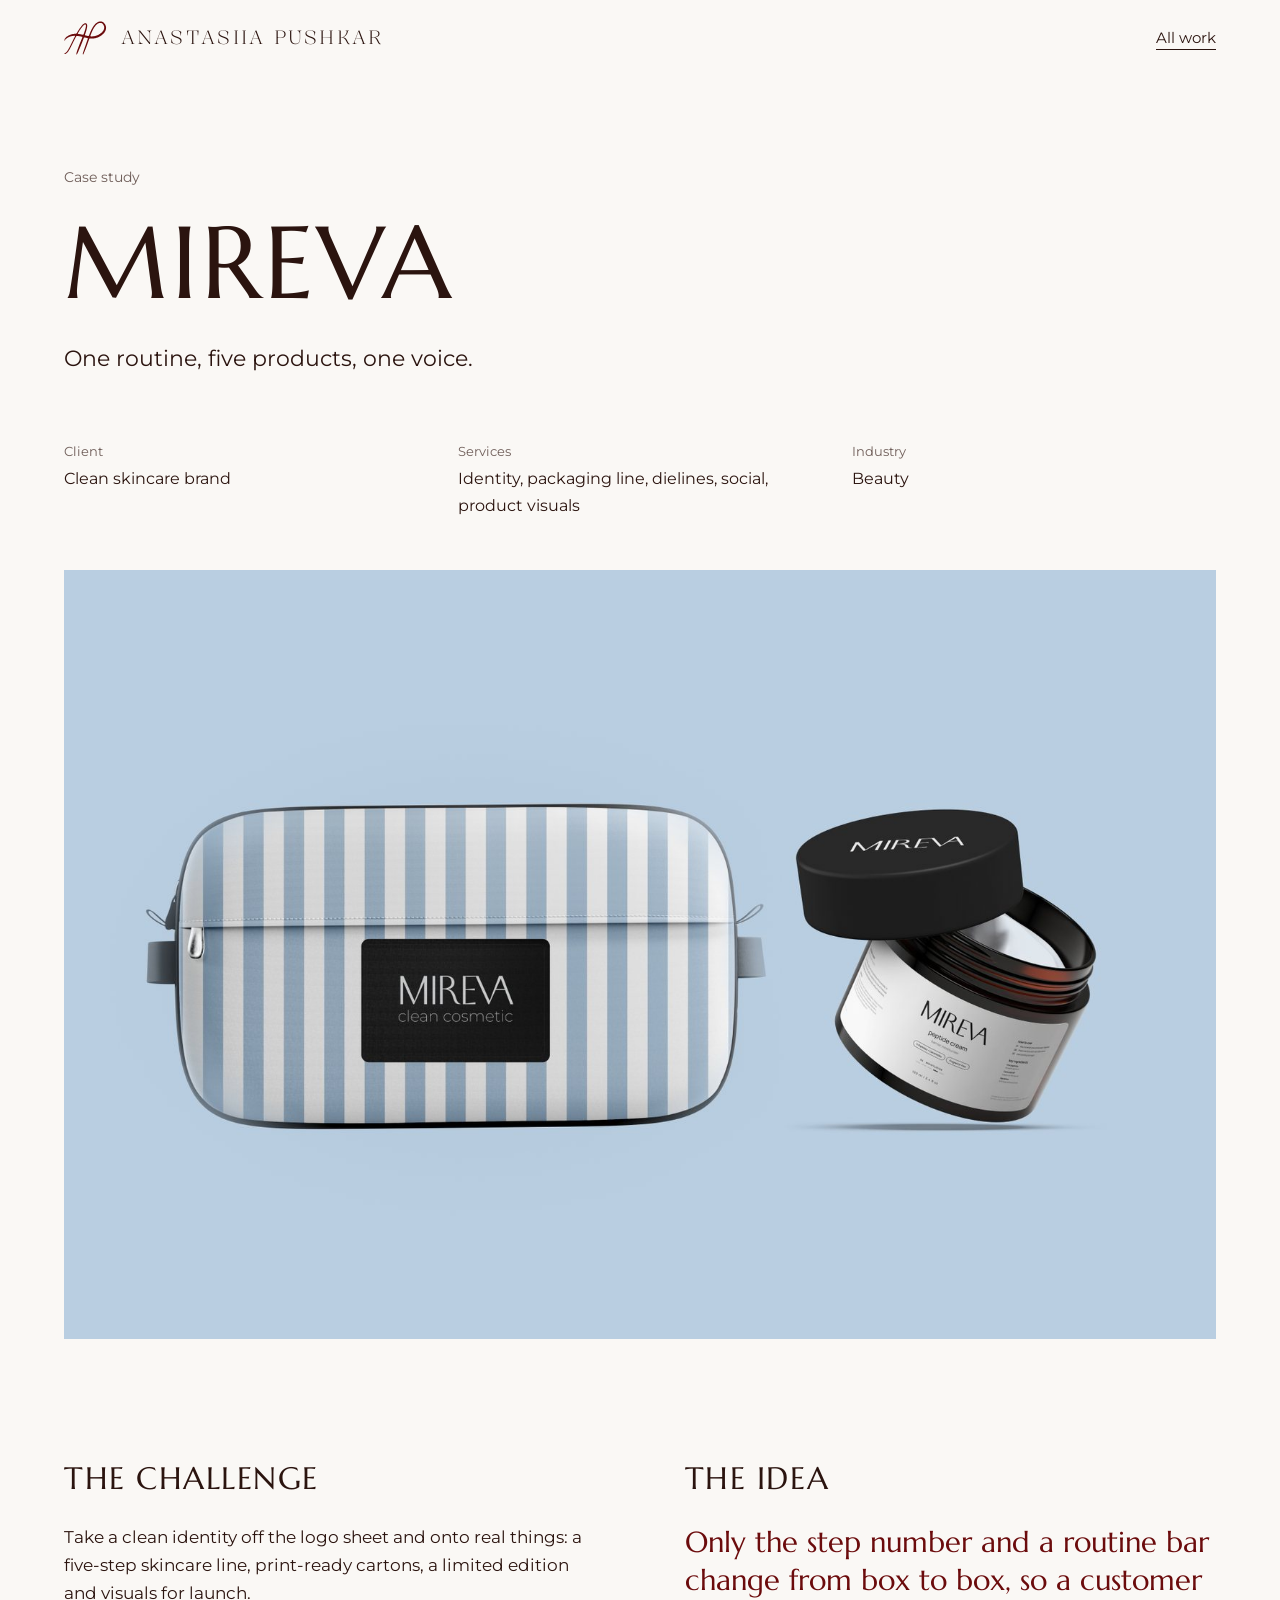
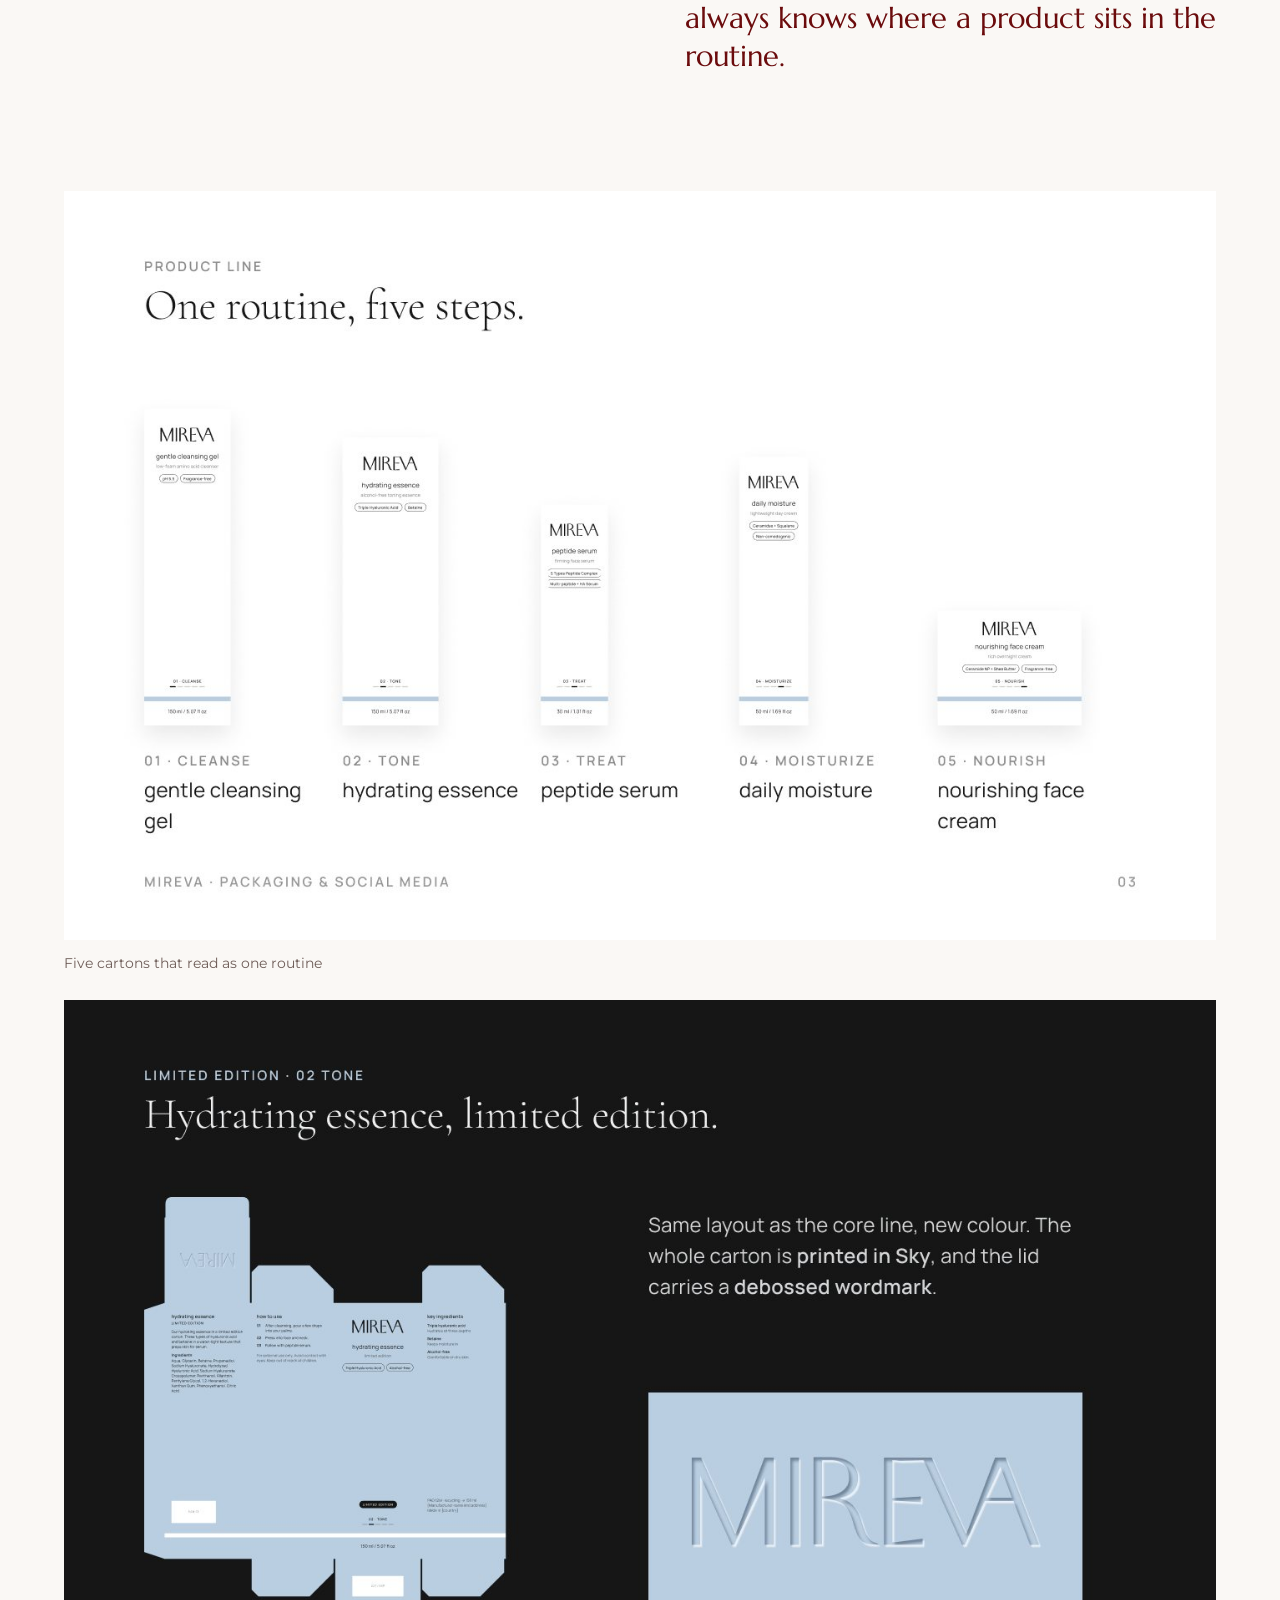
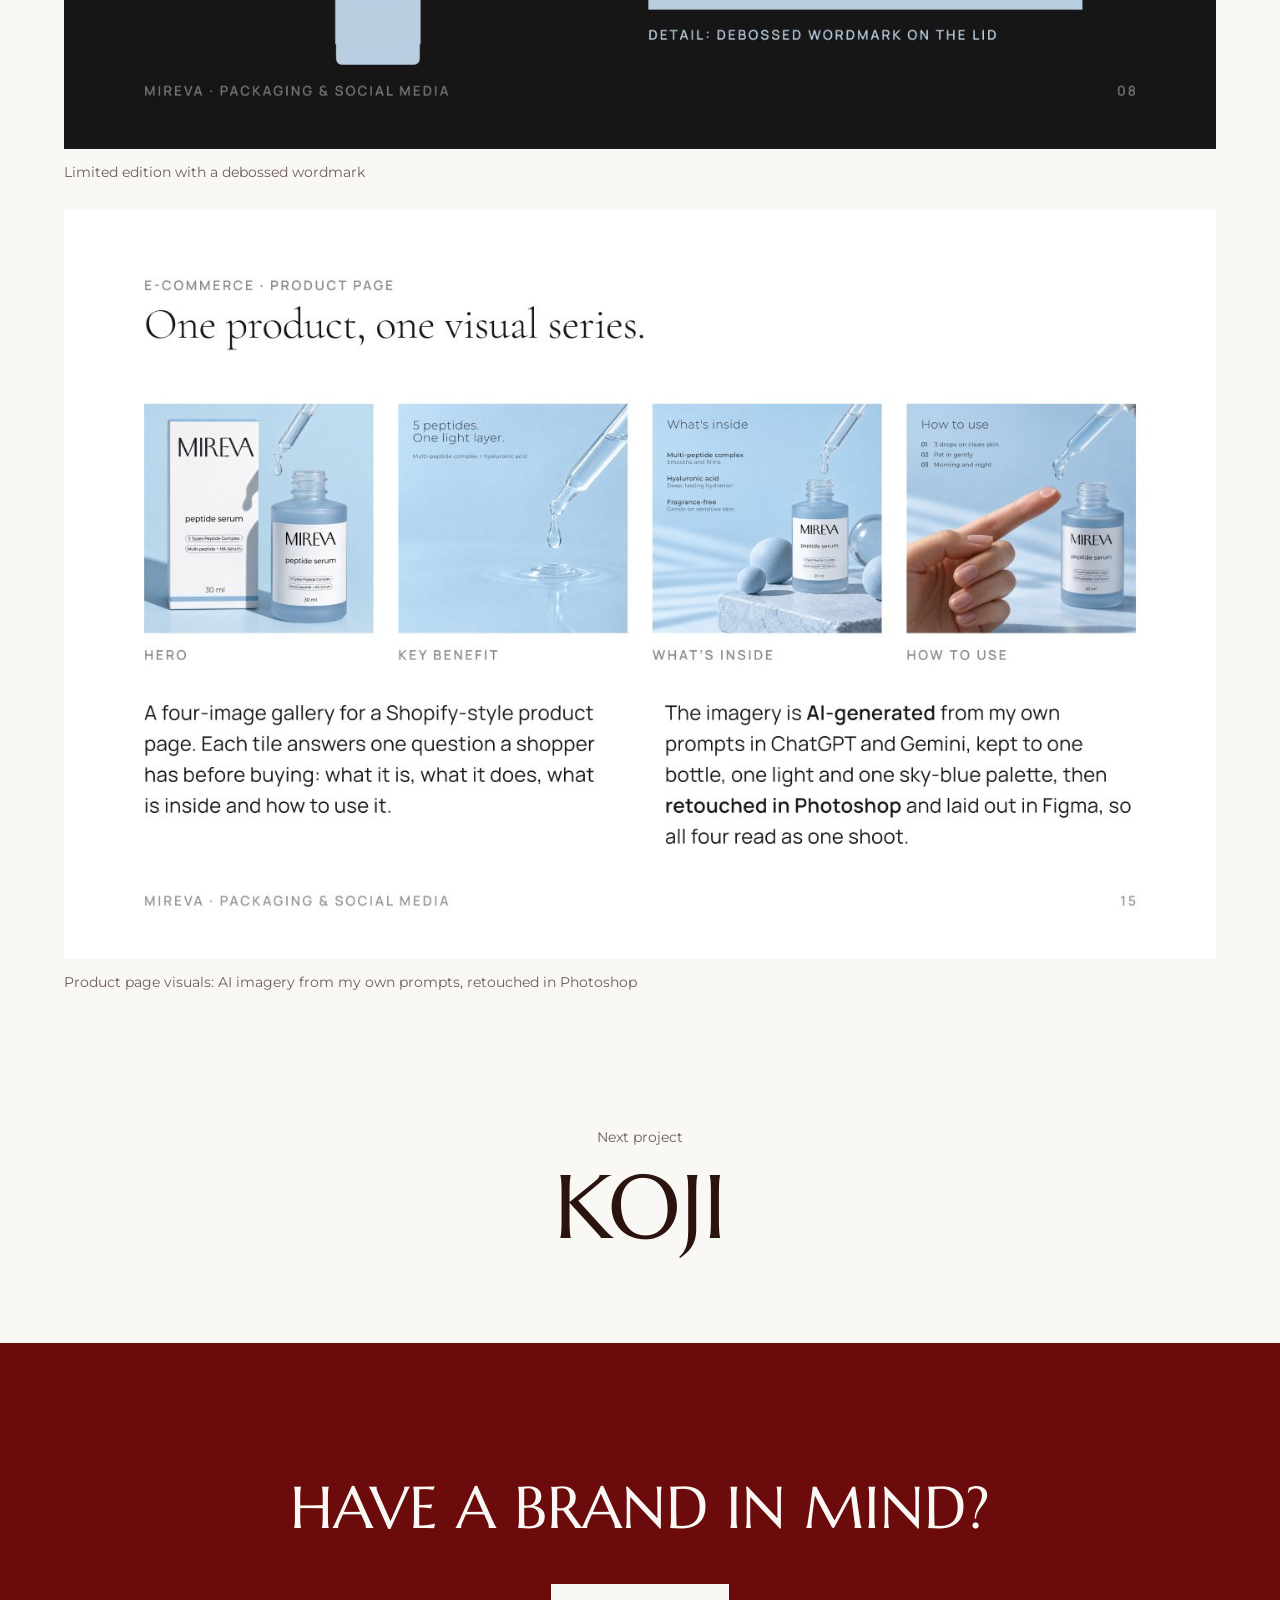
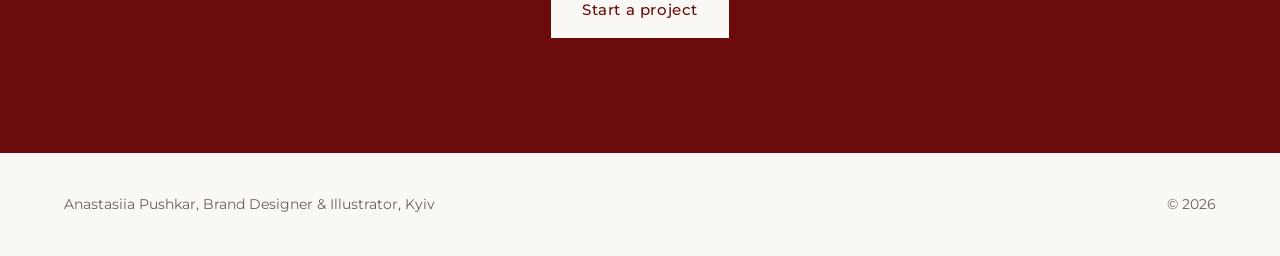
<file: work/mireva.html>
<!DOCTYPE html>
<html lang="en">
<head>
<meta charset="utf-8">
<meta name="viewport" content="width=device-width, initial-scale=1">
<title>MIREVA · Anastasiia Pushkar</title>
<meta name="description" content="One routine, five products, one voice.">
<link rel="icon" type="image/svg+xml" href="../img/ap-monogram.svg">
<link rel="preconnect" href="https://fonts.googleapis.com">
<link rel="preconnect" href="https://fonts.gstatic.com" crossorigin>
<link href="https://fonts.googleapis.com/css2?family=Kalnia:wght@300;400&family=Marcellus&family=Montserrat:wght@400;500&display=swap" rel="stylesheet">
<link rel="stylesheet" href="../css/case.css">
</head>
<body>
<header><nav class="wrap" aria-label="Main"><a class="logo" href="../" aria-label="Anastasiia Pushkar, home"><svg class="mark" viewBox="24 19 367 293" aria-hidden="true"><path fill="currentColor" d="M335.50 22.97C334.90 23.03 333.50 23.13 332.51 23.26C331.52 23.39 330.54 23.56 329.56 23.76C328.58 23.97 327.61 24.21 326.64 24.48C325.68 24.75 324.73 25.05 323.78 25.38C322.84 25.70 321.90 26.05 320.97 26.42C320.04 26.79 319.12 27.19 318.22 27.61C317.31 28.03 316.41 28.47 315.52 28.93C314.63 29.39 313.75 29.86 312.88 30.36C312.01 30.85 311.15 31.36 310.30 31.88C309.45 32.41 308.61 32.95 307.78 33.51C306.95 34.07 306.13 34.64 305.32 35.23C304.51 35.81 303.71 36.41 302.92 37.02C302.13 37.63 301.34 38.25 300.57 38.89C299.80 39.52 299.03 40.17 298.28 40.82C297.52 41.48 296.78 42.15 296.05 42.83C295.31 43.51 294.59 44.20 293.88 44.90C293.16 45.60 292.45 46.30 291.75 47.02C291.05 47.73 290.35 48.45 289.67 49.18C288.99 49.91 288.32 50.65 287.65 51.40C286.99 52.15 286.34 52.90 285.69 53.67C285.04 54.43 284.40 55.20 283.77 55.98C283.14 56.75 282.52 57.54 281.91 58.32C281.29 59.11 280.69 59.91 280.09 60.72C279.50 61.52 278.91 62.33 278.33 63.14C277.75 63.95 277.17 64.77 276.61 65.60C276.04 66.42 275.48 67.25 274.93 68.08C274.38 68.92 273.84 69.76 273.30 70.60C272.76 71.45 272.23 72.29 271.71 73.15C271.19 74.00 270.67 74.85 270.16 75.71C269.64 76.57 269.13 77.43 268.63 78.30C268.13 79.16 267.64 80.03 267.15 80.90C266.66 81.77 266.17 82.65 265.69 83.53C265.21 84.40 264.74 85.28 264.27 86.17C263.80 87.05 263.34 87.94 262.88 88.83C262.42 89.72 261.98 90.61 261.53 91.51C261.08 92.40 260.63 93.29 260.19 94.19C259.75 95.09 259.31 95.99 258.88 96.89C258.45 97.79 258.03 98.70 257.60 99.60C257.18 100.51 256.75 101.41 256.33 102.32C255.92 103.23 255.50 104.14 255.09 105.05C254.68 105.96 254.27 106.88 253.87 107.79C253.47 108.71 253.07 109.63 252.67 110.54C252.28 111.46 251.88 112.38 251.49 113.30C251.10 114.22 250.71 115.14 250.32 116.06C249.94 116.99 249.55 117.91 249.17 118.83C248.79 119.76 248.40 120.68 248.02 121.61C247.64 122.53 247.27 123.46 246.90 124.39C246.52 125.31 246.15 126.24 245.78 127.17C245.40 128.10 245.04 129.03 244.67 129.96C244.30 130.89 243.94 131.82 243.57 132.75C243.21 133.68 242.85 134.62 242.49 135.55C242.13 136.48 241.77 137.42 241.42 138.35C241.06 139.28 240.71 140.22 240.35 141.15C239.99 142.09 239.68 143.04 239.26 143.95C238.84 144.85 238.48 145.85 237.85 146.59C237.22 147.32 236.37 148.04 235.48 148.35C234.59 148.66 233.49 148.52 232.51 148.45C231.52 148.38 230.54 148.11 229.55 147.93C228.57 147.75 227.59 147.54 226.61 147.35C225.63 147.15 224.65 146.95 223.67 146.74C222.69 146.54 221.71 146.33 220.74 146.11C219.76 145.90 218.78 145.68 217.81 145.46C216.83 145.24 215.86 145.01 214.89 144.79C213.91 144.56 212.94 144.33 211.97 144.10C210.99 143.86 210.01 143.68 209.05 143.38C208.10 143.09 206.99 142.91 206.25 142.34C205.51 141.77 204.81 140.86 204.59 139.97C204.37 139.08 204.72 137.98 204.93 137.01C205.14 136.04 205.54 135.11 205.86 134.16C206.17 133.21 206.51 132.27 206.83 131.32C207.15 130.38 207.48 129.43 207.80 128.48C208.12 127.53 208.43 126.58 208.75 125.64C209.06 124.69 209.38 123.74 209.69 122.79C210.01 121.84 210.33 120.89 210.64 119.94C210.96 118.99 211.27 118.04 211.58 117.09C211.88 116.14 212.18 115.19 212.48 114.23C212.78 113.28 213.08 112.32 213.37 111.37C213.67 110.41 213.96 109.46 214.25 108.50C214.54 107.54 214.83 106.59 215.12 105.63C215.40 104.67 215.68 103.71 215.96 102.75C216.24 101.79 216.51 100.83 216.78 99.86C217.05 98.90 217.32 97.94 217.59 96.97C217.85 96.01 218.11 95.04 218.36 94.08C218.62 93.11 218.87 92.14 219.11 91.17C219.36 90.20 219.59 89.23 219.82 88.26C220.06 87.28 220.29 86.31 220.51 85.34C220.74 84.36 220.95 83.38 221.16 82.41C221.37 81.43 221.58 80.45 221.77 79.47C221.96 78.49 222.14 77.50 222.32 76.52C222.49 75.53 222.66 74.55 222.81 73.56C222.97 72.57 223.10 71.58 223.23 70.59C223.35 69.60 223.46 68.60 223.57 67.61C223.68 66.62 223.79 65.62 223.87 64.62C223.95 63.63 224.03 62.63 224.05 61.63C224.08 60.63 224.06 59.63 224.01 58.63C223.96 57.63 223.86 56.64 223.74 55.64C223.62 54.65 223.48 53.66 223.28 52.68C223.09 51.70 222.87 50.72 222.58 49.77C222.28 48.81 221.94 47.87 221.51 46.96C221.09 46.06 220.61 45.17 220.05 44.35C219.48 43.53 218.85 42.73 218.15 42.03C217.45 41.33 216.66 40.67 215.82 40.15C214.99 39.62 214.06 39.17 213.12 38.87C212.18 38.57 211.17 38.42 210.17 38.33C209.18 38.24 208.17 38.26 207.18 38.34C206.18 38.42 205.19 38.58 204.22 38.81C203.25 39.05 202.30 39.38 201.37 39.75C200.44 40.12 199.54 40.55 198.65 41.01C197.77 41.48 196.90 41.98 196.05 42.51C195.21 43.04 194.38 43.61 193.57 44.19C192.76 44.77 191.96 45.38 191.18 46.01C190.40 46.63 189.63 47.27 188.87 47.92C188.11 48.57 187.37 49.24 186.63 49.91C185.89 50.59 185.17 51.28 184.45 51.98C183.73 52.67 183.03 53.38 182.33 54.10C181.64 54.82 180.95 55.55 180.27 56.28C179.59 57.01 178.91 57.75 178.25 58.49C177.58 59.24 176.92 59.99 176.27 60.75C175.61 61.51 174.97 62.27 174.33 63.04C173.68 63.80 173.05 64.57 172.42 65.35C171.79 66.12 171.16 66.91 170.54 67.69C169.92 68.47 169.30 69.26 168.69 70.05C168.07 70.84 167.47 71.63 166.86 72.43C166.26 73.23 165.66 74.03 165.07 74.84C164.47 75.64 163.89 76.45 163.30 77.26C162.71 78.07 162.13 78.88 161.55 79.69C160.97 80.51 160.39 81.32 159.82 82.14C159.24 82.96 158.67 83.78 158.10 84.61C157.53 85.43 156.97 86.25 156.40 87.08C155.84 87.90 155.28 88.73 154.72 89.56C154.16 90.39 153.60 91.22 153.05 92.05C152.50 92.89 151.94 93.72 151.40 94.56C150.85 95.39 150.31 96.24 149.77 97.08C149.23 97.92 148.69 98.76 148.16 99.61C147.62 100.45 147.08 101.29 146.55 102.14C146.01 102.98 145.48 103.83 144.96 104.68C144.43 105.53 143.91 106.38 143.38 107.24C142.86 108.09 142.34 108.94 141.82 109.80C141.30 110.65 140.79 111.51 140.27 112.36C139.75 113.22 139.24 114.08 138.72 114.94C138.21 115.79 137.70 116.65 137.19 117.52C136.68 118.38 136.18 119.24 135.67 120.10C135.17 120.96 134.67 121.83 134.16 122.70C133.65 123.56 133.19 124.45 132.61 125.26C132.04 126.07 131.46 126.94 130.71 127.57C129.96 128.20 129.04 128.71 128.11 129.03C127.19 129.34 126.15 129.38 125.15 129.46C124.16 129.53 123.15 129.49 122.15 129.50C121.15 129.52 120.15 129.52 119.15 129.54C118.15 129.57 117.16 129.61 116.16 129.65C115.16 129.69 114.16 129.73 113.16 129.78C112.16 129.83 111.16 129.89 110.17 129.97C109.17 130.06 108.17 130.16 107.18 130.28C106.19 130.40 105.20 130.53 104.21 130.67C103.22 130.81 102.23 130.96 101.24 131.11C100.25 131.27 99.27 131.44 98.28 131.62C97.30 131.81 96.32 132.00 95.34 132.21C94.36 132.42 93.39 132.65 92.42 132.89C91.45 133.14 90.48 133.40 89.52 133.67C88.56 133.95 87.61 134.24 86.65 134.55C85.70 134.85 84.75 135.17 83.81 135.51C82.87 135.84 81.93 136.19 81.00 136.55C80.07 136.92 79.14 137.29 78.22 137.68C77.30 138.06 76.38 138.46 75.46 138.86C74.55 139.26 73.64 139.68 72.73 140.10C71.82 140.51 70.91 140.94 70.01 141.37C69.11 141.80 68.21 142.24 67.32 142.69C66.43 143.14 65.54 143.60 64.65 144.06C63.77 144.53 62.89 145.00 62.01 145.48C61.13 145.96 60.26 146.45 59.39 146.94C58.52 147.44 57.66 147.95 56.80 148.46C55.95 148.98 55.10 149.51 54.26 150.05C53.42 150.59 52.58 151.14 51.75 151.70C50.93 152.27 50.10 152.84 49.29 153.42C48.48 154.00 47.68 154.60 46.89 155.21C46.09 155.82 45.31 156.44 44.54 157.08C43.77 157.72 43.01 158.37 42.26 159.04C41.52 159.70 40.79 160.39 40.08 161.09C39.36 161.79 38.66 162.50 37.97 163.22C37.28 163.95 36.61 164.69 35.95 165.45C35.30 166.21 34.67 166.98 34.07 167.78C33.47 168.58 32.89 169.39 32.35 170.23C31.81 171.08 31.29 171.94 30.84 172.82C30.38 173.71 29.96 174.63 29.61 175.56C29.26 176.50 28.96 177.46 28.74 178.43C28.53 179.40 28.40 180.40 28.32 181.40C28.25 182.39 28.23 183.40 28.31 184.40C28.38 185.39 28.38 186.49 28.75 187.36C29.13 188.22 29.96 189.56 30.55 189.56C31.13 189.56 31.83 188.21 32.24 187.35C32.64 186.50 32.66 185.39 32.97 184.45C33.29 183.50 33.65 182.56 34.12 181.68C34.58 180.80 35.15 179.97 35.75 179.17C36.35 178.37 37.02 177.62 37.70 176.89C38.38 176.16 39.10 175.46 39.84 174.78C40.57 174.10 41.33 173.45 42.10 172.82C42.87 172.18 43.67 171.57 44.47 170.97C45.27 170.38 46.08 169.79 46.91 169.22C47.73 168.65 48.56 168.10 49.39 167.55C50.23 167.00 51.08 166.46 51.92 165.93C52.77 165.41 53.63 164.89 54.49 164.37C55.34 163.86 56.21 163.36 57.08 162.86C57.94 162.37 58.82 161.88 59.70 161.40C60.57 160.92 61.45 160.44 62.34 159.97C63.22 159.51 64.11 159.05 65.00 158.60C65.89 158.15 66.79 157.70 67.69 157.27C68.59 156.84 69.50 156.41 70.41 155.99C71.32 155.58 72.23 155.18 73.15 154.79C74.07 154.39 75.00 154.01 75.93 153.64C76.85 153.27 77.79 152.91 78.73 152.57C79.67 152.23 80.61 151.90 81.56 151.59C82.51 151.28 83.47 150.99 84.44 150.73C85.40 150.46 86.37 150.21 87.34 149.98C88.31 149.75 89.29 149.54 90.27 149.34C91.25 149.14 92.24 148.97 93.22 148.80C94.21 148.63 95.20 148.48 96.19 148.33C97.17 148.19 98.17 148.05 99.16 147.93C100.15 147.81 101.15 147.72 102.14 147.63C103.14 147.54 104.14 147.46 105.13 147.38C106.13 147.31 107.13 147.23 108.12 147.16C109.12 147.10 110.12 147.03 111.12 146.98C112.12 146.94 113.12 146.86 114.12 146.89C115.11 146.92 116.32 146.75 117.10 147.16C117.87 147.57 118.65 148.50 118.77 149.34C118.89 150.17 118.21 151.25 117.82 152.17C117.44 153.08 116.91 153.94 116.45 154.83C115.99 155.72 115.52 156.60 115.06 157.49C114.59 158.37 114.13 159.26 113.67 160.15C113.20 161.03 112.75 161.92 112.29 162.81C111.83 163.70 111.37 164.59 110.91 165.48C110.46 166.37 110.00 167.26 109.54 168.15C109.09 169.04 108.63 169.93 108.18 170.82C107.73 171.72 107.29 172.61 106.84 173.50C106.39 174.40 105.94 175.29 105.49 176.18C105.04 177.07 104.58 177.96 104.13 178.86C103.68 179.75 103.25 180.65 102.80 181.55C102.36 182.45 101.92 183.34 101.47 184.24C101.03 185.13 100.58 186.03 100.13 186.92C99.69 187.82 99.24 188.71 98.79 189.61C98.35 190.50 97.91 191.40 97.47 192.30C97.03 193.19 96.59 194.09 96.15 194.99C95.72 195.89 95.28 196.79 94.84 197.69C94.40 198.59 93.96 199.49 93.52 200.39C93.09 201.29 92.65 202.18 92.21 203.08C91.77 203.98 91.33 204.88 90.89 205.78C90.45 206.67 90.00 207.57 89.56 208.47C89.12 209.37 88.69 210.27 88.25 211.16C87.81 212.06 87.37 212.96 86.93 213.86C86.49 214.76 86.06 215.66 85.62 216.56C85.18 217.46 84.74 218.35 84.30 219.25C83.86 220.15 83.43 221.05 82.98 221.95C82.54 222.85 82.10 223.74 81.65 224.64C81.21 225.53 80.77 226.43 80.33 227.33C79.89 228.23 79.45 229.12 79.00 230.02C78.55 230.91 78.08 231.80 77.63 232.69C77.18 233.58 76.73 234.48 76.28 235.37C75.84 236.26 75.39 237.16 74.94 238.05C74.49 238.94 74.03 239.83 73.57 240.72C73.11 241.61 72.65 242.50 72.19 243.38C71.73 244.27 71.26 245.16 70.80 246.04C70.33 246.93 69.87 247.81 69.40 248.69C68.93 249.58 68.46 250.46 67.98 251.34C67.51 252.22 67.03 253.10 66.55 253.97C66.07 254.85 65.58 255.73 65.09 256.60C64.61 257.47 64.11 258.34 63.62 259.21C63.12 260.08 62.62 260.94 62.12 261.81C61.61 262.67 61.11 263.53 60.60 264.39C60.09 265.25 59.57 266.11 59.05 266.96C58.53 267.82 58.00 268.66 57.46 269.51C56.92 270.35 56.38 271.19 55.84 272.03C55.29 272.87 54.74 273.70 54.17 274.53C53.61 275.35 53.04 276.18 52.46 276.99C51.88 277.81 51.29 278.61 50.69 279.41C50.09 280.21 49.48 281.01 48.86 281.79C48.24 282.57 47.60 283.34 46.95 284.11C46.31 284.87 45.65 285.62 44.97 286.35C44.29 287.09 43.60 287.81 42.88 288.51C42.17 289.21 41.44 289.89 40.67 290.54C39.91 291.19 39.13 291.82 38.31 292.39C37.49 292.96 36.64 293.49 35.77 293.97C34.89 294.45 33.94 294.79 33.06 295.25C32.18 295.72 31.24 296.15 30.49 296.79C29.73 297.42 28.99 298.20 28.55 299.06C28.10 299.91 27.60 301.11 27.83 301.90C28.05 302.70 29.07 303.49 29.91 303.84C30.75 304.19 31.90 304.08 32.89 304.00C33.87 303.93 34.86 303.66 35.82 303.38C36.77 303.09 37.71 302.73 38.62 302.32C39.53 301.91 40.42 301.45 41.29 300.94C42.15 300.44 42.98 299.88 43.80 299.30C44.61 298.72 45.39 298.10 46.16 297.46C46.93 296.82 47.68 296.15 48.41 295.47C49.14 294.79 49.85 294.08 50.54 293.36C51.24 292.65 51.92 291.91 52.58 291.16C53.25 290.42 53.90 289.66 54.54 288.89C55.19 288.13 55.82 287.35 56.44 286.57C57.06 285.78 57.66 284.98 58.26 284.18C58.86 283.38 59.44 282.57 60.02 281.75C60.60 280.94 61.17 280.12 61.74 279.29C62.30 278.47 62.86 277.64 63.42 276.81C63.97 275.98 64.52 275.14 65.06 274.30C65.61 273.46 66.14 272.62 66.67 271.77C67.19 270.92 67.71 270.06 68.23 269.20C68.74 268.35 69.25 267.49 69.76 266.63C70.27 265.77 70.78 264.90 71.28 264.04C71.79 263.18 72.29 262.31 72.78 261.44C73.28 260.57 73.77 259.70 74.26 258.83C74.74 257.96 75.23 257.08 75.70 256.20C76.18 255.32 76.66 254.44 77.13 253.56C77.61 252.68 78.08 251.80 78.56 250.92C79.03 250.04 79.50 249.16 79.97 248.28C80.44 247.39 80.89 246.50 81.36 245.62C81.82 244.73 82.27 243.84 82.73 242.95C83.19 242.06 83.66 241.18 84.11 240.29C84.57 239.40 85.02 238.50 85.47 237.61C85.92 236.72 86.37 235.82 86.82 234.93C87.27 234.04 87.73 233.15 88.19 232.26C88.64 231.37 89.10 230.48 89.54 229.59C89.99 228.69 90.42 227.79 90.86 226.89C91.30 225.99 91.74 225.09 92.18 224.20C92.63 223.30 93.08 222.41 93.52 221.51C93.97 220.62 94.42 219.72 94.86 218.83C95.30 217.93 95.74 217.03 96.18 216.13C96.62 215.24 97.06 214.34 97.50 213.44C97.94 212.54 98.38 211.64 98.82 210.74C99.26 209.85 99.69 208.95 100.13 208.05C100.57 207.15 101.00 206.25 101.44 205.35C101.88 204.45 102.32 203.55 102.77 202.66C103.21 201.76 103.66 200.87 104.11 199.97C104.55 199.08 104.99 198.18 105.43 197.28C105.87 196.38 106.31 195.48 106.75 194.59C107.19 193.69 107.63 192.79 108.07 191.90C108.52 191.00 108.95 190.10 109.39 189.20C109.83 188.30 110.27 187.40 110.72 186.51C111.16 185.61 111.61 184.72 112.06 183.82C112.50 182.93 112.95 182.04 113.40 181.14C113.85 180.25 114.29 179.35 114.74 178.46C115.19 177.56 115.63 176.67 116.08 175.78C116.53 174.88 116.99 173.99 117.44 173.10C117.90 172.21 118.36 171.32 118.82 170.43C119.27 169.54 119.73 168.66 120.19 167.77C120.65 166.88 121.10 165.99 121.56 165.10C122.02 164.21 122.48 163.32 122.94 162.43C123.40 161.55 123.86 160.66 124.32 159.77C124.78 158.88 125.24 158.00 125.71 157.11C126.17 156.23 126.64 155.34 127.11 154.46C127.58 153.58 128.02 152.67 128.55 151.83C129.08 150.98 129.57 150.04 130.28 149.39C131.00 148.73 131.91 148.17 132.83 147.89C133.76 147.61 134.82 147.69 135.82 147.69C136.81 147.69 137.81 147.81 138.81 147.90C139.81 147.99 140.80 148.12 141.79 148.23C142.78 148.35 143.78 148.47 144.77 148.59C145.76 148.72 146.75 148.84 147.75 148.98C148.74 149.11 149.73 149.26 150.71 149.41C151.70 149.56 152.69 149.72 153.68 149.88C154.66 150.04 155.65 150.20 156.64 150.37C157.62 150.55 158.61 150.72 159.59 150.90C160.57 151.08 161.56 151.27 162.54 151.46C163.52 151.65 164.50 151.85 165.48 152.05C166.46 152.25 167.44 152.46 168.41 152.67C169.39 152.88 170.37 153.09 171.35 153.30C172.32 153.52 173.30 153.74 174.27 153.96C175.25 154.19 176.23 154.38 177.19 154.65C178.15 154.93 179.23 155.10 180.03 155.62C180.82 156.14 181.69 156.94 181.96 157.79C182.23 158.64 181.88 159.77 181.65 160.73C181.41 161.69 180.94 162.60 180.57 163.53C180.21 164.46 179.82 165.38 179.45 166.31C179.08 167.24 178.71 168.17 178.34 169.10C177.96 170.03 177.59 170.95 177.21 171.88C176.84 172.81 176.46 173.73 176.09 174.66C175.71 175.59 175.33 176.51 174.95 177.44C174.57 178.36 174.20 179.29 173.82 180.22C173.44 181.14 173.07 182.07 172.69 183.00C172.32 183.92 171.94 184.85 171.56 185.77C171.18 186.70 170.80 187.63 170.43 188.55C170.05 189.48 169.67 190.40 169.29 191.33C168.91 192.25 168.54 193.18 168.16 194.11C167.78 195.03 167.41 195.96 167.03 196.89C166.66 197.81 166.28 198.74 165.91 199.67C165.53 200.59 165.15 201.52 164.78 202.45C164.40 203.37 164.03 204.30 163.66 205.23C163.28 206.16 162.90 207.08 162.53 208.01C162.16 208.94 161.79 209.87 161.42 210.80C161.05 211.73 160.68 212.66 160.31 213.59C159.94 214.52 159.57 215.44 159.20 216.37C158.83 217.30 158.46 218.23 158.09 219.16C157.72 220.09 157.34 221.01 156.98 221.94C156.61 222.87 156.24 223.80 155.87 224.73C155.51 225.66 155.14 226.60 154.78 227.53C154.41 228.46 154.05 229.39 153.69 230.32C153.33 231.26 152.97 232.19 152.62 233.12C152.26 234.06 151.90 234.99 151.55 235.93C151.19 236.86 150.84 237.80 150.48 238.73C150.13 239.67 149.78 240.60 149.43 241.54C149.08 242.48 148.73 243.42 148.39 244.35C148.04 245.29 147.70 246.23 147.36 247.17C147.02 248.11 146.68 249.05 146.34 249.99C146.00 250.94 145.66 251.88 145.32 252.82C144.98 253.76 144.65 254.70 144.31 255.64C143.97 256.58 143.64 257.52 143.30 258.47C142.96 259.41 142.62 260.35 142.29 261.29C141.95 262.23 141.61 263.17 141.27 264.11C140.93 265.05 140.59 265.99 140.26 266.93C139.92 267.88 139.58 268.82 139.25 269.76C138.91 270.70 138.58 271.65 138.26 272.59C137.93 273.54 137.60 274.48 137.28 275.43C136.96 276.38 136.64 277.32 136.33 278.27C136.01 279.22 135.70 280.17 135.40 281.13C135.09 282.08 134.80 283.03 134.51 283.99C134.23 284.95 133.95 285.91 133.69 286.88C133.42 287.84 133.17 288.81 132.92 289.78C132.68 290.75 132.44 291.72 132.22 292.69C132.00 293.67 131.78 294.65 131.59 295.63C131.40 296.61 131.23 297.59 131.07 298.58C130.92 299.57 130.77 300.56 130.67 301.55C130.57 302.55 130.40 303.56 130.47 304.55C130.55 305.53 130.58 306.85 131.12 307.44C131.66 308.03 132.94 308.36 133.70 308.10C134.47 307.84 135.12 306.69 135.69 305.89C136.27 305.09 136.69 304.16 137.17 303.28C137.65 302.40 138.11 301.51 138.57 300.63C139.03 299.74 139.48 298.84 139.92 297.95C140.37 297.05 140.80 296.15 141.23 295.25C141.67 294.35 142.10 293.45 142.52 292.54C142.95 291.64 143.37 290.73 143.78 289.82C144.20 288.91 144.60 288.00 145.01 287.08C145.41 286.17 145.80 285.25 146.20 284.33C146.59 283.41 146.99 282.49 147.38 281.57C147.77 280.65 148.16 279.73 148.54 278.80C148.93 277.88 149.31 276.96 149.69 276.03C150.08 275.11 150.46 274.19 150.84 273.26C151.22 272.34 151.60 271.41 151.99 270.49C152.37 269.57 152.76 268.64 153.15 267.72C153.53 266.80 153.92 265.88 154.31 264.96C154.70 264.04 155.10 263.12 155.49 262.20C155.89 261.28 156.28 260.36 156.68 259.45C157.08 258.53 157.48 257.61 157.88 256.70C158.28 255.78 158.68 254.86 159.08 253.95C159.48 253.03 159.88 252.11 160.28 251.20C160.68 250.28 161.08 249.36 161.48 248.45C161.88 247.53 162.28 246.61 162.67 245.70C163.07 244.78 163.46 243.86 163.85 242.94C164.24 242.02 164.64 241.10 165.03 240.18C165.42 239.25 165.81 238.33 166.19 237.41C166.58 236.49 166.96 235.57 167.34 234.64C167.73 233.72 168.11 232.79 168.49 231.87C168.87 230.94 169.25 230.02 169.63 229.09C170.01 228.17 170.39 227.24 170.76 226.32C171.14 225.39 171.51 224.46 171.89 223.54C172.27 222.61 172.64 221.68 173.02 220.76C173.39 219.83 173.76 218.90 174.14 217.97C174.51 217.04 174.88 216.12 175.25 215.19C175.62 214.26 175.99 213.33 176.36 212.40C176.73 211.47 177.10 210.54 177.46 209.61C177.83 208.68 178.20 207.75 178.57 206.82C178.94 205.89 179.31 204.96 179.67 204.03C180.04 203.10 180.40 202.17 180.77 201.24C181.13 200.31 181.49 199.37 181.86 198.44C182.22 197.51 182.58 196.58 182.95 195.65C183.31 194.72 183.67 193.78 184.03 192.85C184.40 191.92 184.76 190.99 185.12 190.06C185.48 189.12 185.84 188.19 186.20 187.26C186.56 186.32 186.92 185.39 187.28 184.46C187.64 183.52 187.99 182.59 188.35 181.66C188.71 180.72 189.07 179.79 189.43 178.86C189.79 177.92 190.14 176.99 190.50 176.05C190.85 175.12 191.21 174.18 191.56 173.25C191.92 172.31 192.27 171.38 192.62 170.44C192.98 169.51 193.32 168.57 193.68 167.63C194.03 166.70 194.34 165.74 194.75 164.83C195.16 163.92 195.49 162.88 196.13 162.18C196.78 161.48 197.71 160.87 198.62 160.64C199.53 160.40 200.62 160.63 201.60 160.77C202.59 160.90 203.55 161.20 204.53 161.43C205.50 161.66 206.47 161.90 207.44 162.14C208.41 162.38 209.39 162.61 210.36 162.85C211.33 163.08 212.30 163.31 213.28 163.54C214.25 163.77 215.23 163.99 216.20 164.21C217.18 164.43 218.15 164.64 219.13 164.85C220.11 165.07 221.09 165.27 222.07 165.48C223.04 165.68 224.04 165.82 225.00 166.10C225.96 166.37 227.08 166.54 227.81 167.11C228.55 167.68 229.22 168.62 229.41 169.52C229.59 170.41 229.16 171.49 228.92 172.45C228.68 173.42 228.28 174.35 227.95 175.29C227.62 176.24 227.28 177.18 226.96 178.12C226.63 179.07 226.30 180.01 225.97 180.96C225.64 181.90 225.31 182.84 224.98 183.79C224.65 184.73 224.32 185.68 224.00 186.62C223.67 187.57 223.34 188.51 223.01 189.46C222.69 190.40 222.36 191.35 222.03 192.29C221.70 193.24 221.38 194.18 221.05 195.13C220.72 196.07 220.40 197.02 220.07 197.96C219.75 198.91 219.42 199.85 219.10 200.80C218.77 201.74 218.44 202.69 218.12 203.64C217.79 204.58 217.47 205.53 217.14 206.47C216.82 207.42 216.50 208.37 216.17 209.31C215.85 210.26 215.53 211.20 215.20 212.15C214.88 213.10 214.56 214.04 214.24 214.99C213.91 215.94 213.59 216.88 213.26 217.83C212.94 218.77 212.61 219.72 212.29 220.67C211.96 221.61 211.64 222.56 211.31 223.50C210.99 224.45 210.66 225.39 210.34 226.34C210.01 227.28 209.69 228.23 209.36 229.18C209.04 230.12 208.72 231.07 208.39 232.02C208.07 232.96 207.75 233.91 207.42 234.85C207.10 235.80 206.77 236.75 206.45 237.69C206.12 238.64 205.79 239.58 205.47 240.53C205.14 241.47 204.82 242.42 204.49 243.36C204.16 244.31 203.83 245.25 203.51 246.20C203.18 247.14 202.86 248.09 202.53 249.04C202.21 249.98 201.89 250.93 201.57 251.88C201.25 252.82 200.92 253.77 200.59 254.71C200.26 255.66 199.93 256.60 199.60 257.54C199.27 258.49 198.95 259.43 198.62 260.38C198.30 261.33 197.98 262.27 197.65 263.22C197.33 264.17 197.01 265.11 196.68 266.06C196.36 267.00 196.03 267.95 195.71 268.89C195.38 269.84 195.05 270.78 194.73 271.73C194.41 272.68 194.09 273.62 193.77 274.57C193.45 275.52 193.14 276.47 192.82 277.42C192.50 278.37 192.17 279.31 191.85 280.26C191.53 281.21 191.21 282.15 190.90 283.10C190.59 284.05 190.28 285.01 189.98 285.96C189.68 286.91 189.37 287.86 189.07 288.82C188.78 289.77 188.48 290.73 188.19 291.69C187.90 292.64 187.61 293.60 187.34 294.56C187.07 295.52 186.79 296.49 186.55 297.46C186.31 298.43 186.05 299.40 185.88 300.38C185.70 301.36 185.49 302.36 185.48 303.35C185.47 304.34 185.38 305.61 185.84 306.30C186.30 307.00 187.48 307.64 188.26 307.52C189.03 307.39 189.86 306.33 190.47 305.57C191.08 304.81 191.46 303.84 191.92 302.95C192.37 302.06 192.77 301.14 193.19 300.23C193.60 299.32 194.01 298.40 194.41 297.49C194.81 296.57 195.21 295.65 195.61 294.74C196.00 293.82 196.41 292.90 196.80 291.99C197.20 291.07 197.60 290.15 197.99 289.23C198.38 288.31 198.77 287.39 199.16 286.47C199.55 285.55 199.94 284.63 200.32 283.70C200.71 282.78 201.10 281.86 201.48 280.94C201.87 280.01 202.25 279.09 202.63 278.17C203.01 277.24 203.39 276.32 203.77 275.39C204.15 274.47 204.53 273.54 204.91 272.62C205.29 271.69 205.67 270.77 206.05 269.84C206.43 268.91 206.80 267.99 207.17 267.06C207.55 266.13 207.91 265.20 208.28 264.27C208.65 263.34 209.02 262.41 209.39 261.48C209.75 260.55 210.12 259.62 210.49 258.69C210.85 257.76 211.22 256.83 211.58 255.90C211.94 254.96 212.30 254.03 212.66 253.10C213.02 252.17 213.39 251.23 213.75 250.30C214.11 249.37 214.47 248.44 214.82 247.50C215.18 246.57 215.53 245.63 215.89 244.70C216.24 243.76 216.60 242.83 216.95 241.89C217.30 240.95 217.65 240.02 218.00 239.08C218.35 238.14 218.70 237.21 219.04 236.27C219.39 235.33 219.74 234.39 220.09 233.45C220.43 232.52 220.78 231.58 221.12 230.64C221.47 229.70 221.81 228.76 222.15 227.82C222.50 226.88 222.84 225.94 223.18 225.00C223.52 224.06 223.86 223.12 224.20 222.18C224.54 221.24 224.88 220.30 225.22 219.36C225.56 218.42 225.89 217.48 226.23 216.54C226.56 215.59 226.90 214.65 227.23 213.71C227.57 212.77 227.90 211.82 228.24 210.88C228.57 209.94 228.91 209.00 229.24 208.05C229.57 207.11 229.91 206.17 230.24 205.23C230.58 204.28 230.91 203.34 231.25 202.40C231.58 201.46 231.91 200.51 232.24 199.57C232.57 198.62 232.89 197.68 233.22 196.73C233.55 195.79 233.89 194.85 234.22 193.90C234.55 192.96 234.88 192.02 235.21 191.07C235.54 190.13 235.87 189.19 236.20 188.24C236.54 187.30 236.87 186.36 237.20 185.41C237.53 184.47 237.86 183.52 238.19 182.58C238.52 181.64 238.85 180.69 239.18 179.75C239.51 178.80 239.83 177.86 240.17 176.92C240.50 175.97 240.79 175.01 241.19 174.09C241.58 173.18 241.92 172.15 242.55 171.43C243.18 170.72 244.08 170.09 244.99 169.79C245.89 169.49 246.98 169.61 247.97 169.62C248.97 169.62 249.97 169.75 250.97 169.82C251.96 169.89 252.96 169.98 253.96 170.06C254.95 170.13 255.95 170.20 256.95 170.26C257.95 170.32 258.95 170.36 259.95 170.39C260.95 170.43 261.95 170.47 262.94 170.47C263.94 170.48 264.94 170.45 265.94 170.42C266.94 170.40 267.94 170.35 268.94 170.30C269.94 170.25 270.94 170.18 271.94 170.11C272.93 170.04 273.93 169.96 274.93 169.87C275.92 169.79 276.92 169.70 277.91 169.60C278.91 169.50 279.90 169.40 280.90 169.27C281.89 169.15 282.88 169.00 283.87 168.85C284.86 168.71 285.84 168.55 286.83 168.39C287.82 168.22 288.80 168.04 289.78 167.86C290.77 167.67 291.75 167.48 292.72 167.27C293.70 167.07 294.68 166.86 295.66 166.63C296.63 166.41 297.60 166.17 298.57 165.93C299.54 165.69 300.51 165.44 301.48 165.17C302.44 164.91 303.40 164.64 304.36 164.35C305.32 164.07 306.28 163.78 307.23 163.47C308.18 163.17 309.13 162.86 310.08 162.53C311.02 162.21 311.96 161.87 312.90 161.52C313.84 161.18 314.77 160.82 315.71 160.45C316.64 160.09 317.56 159.71 318.49 159.33C319.41 158.94 320.33 158.54 321.24 158.14C322.15 157.73 323.06 157.31 323.97 156.89C324.87 156.46 325.77 156.02 326.66 155.57C327.56 155.12 328.45 154.67 329.33 154.21C330.22 153.74 331.10 153.27 331.98 152.79C332.85 152.30 333.72 151.81 334.58 151.30C335.45 150.80 336.30 150.28 337.15 149.75C338.01 149.23 338.85 148.70 339.69 148.16C340.53 147.62 341.37 147.07 342.20 146.50C343.02 145.94 343.85 145.37 344.66 144.79C345.48 144.22 346.29 143.63 347.09 143.03C347.89 142.44 348.69 141.83 349.48 141.22C350.27 140.60 351.05 139.98 351.82 139.35C352.60 138.71 353.36 138.07 354.12 137.42C354.88 136.77 355.63 136.10 356.37 135.44C357.12 134.77 357.85 134.09 358.58 133.41C359.31 132.72 360.03 132.03 360.74 131.32C361.45 130.62 362.14 129.90 362.83 129.17C363.52 128.45 364.20 127.71 364.87 126.97C365.54 126.23 366.20 125.48 366.85 124.72C367.50 123.96 368.14 123.19 368.76 122.41C369.39 121.63 370.00 120.84 370.61 120.04C371.21 119.24 371.80 118.43 372.37 117.62C372.95 116.80 373.52 115.98 374.07 115.14C374.62 114.30 375.15 113.46 375.67 112.61C376.19 111.75 376.70 110.89 377.19 110.02C377.68 109.15 378.16 108.27 378.62 107.38C379.08 106.49 379.53 105.60 379.96 104.70C380.38 103.79 380.80 102.88 381.19 101.96C381.58 101.04 381.96 100.11 382.31 99.18C382.66 98.24 383.00 97.30 383.31 96.35C383.63 95.40 383.92 94.44 384.19 93.48C384.47 92.52 384.72 91.55 384.95 90.58C385.18 89.61 385.38 88.63 385.57 87.65C385.75 86.66 385.92 85.68 386.06 84.69C386.21 83.70 386.33 82.70 386.42 81.71C386.51 80.71 386.56 79.71 386.59 78.71C386.62 77.71 386.62 76.71 386.59 75.71C386.56 74.71 386.50 73.71 386.41 72.72C386.31 71.72 386.18 70.73 386.03 69.74C385.88 68.76 385.69 67.77 385.49 66.79C385.29 65.81 385.07 64.84 384.81 63.87C384.56 62.90 384.28 61.94 383.98 60.99C383.68 60.04 383.35 59.09 383.00 58.16C382.65 57.22 382.27 56.29 381.88 55.37C381.48 54.45 381.07 53.54 380.63 52.65C380.19 51.75 379.73 50.86 379.25 49.98C378.77 49.11 378.26 48.24 377.74 47.39C377.22 46.53 376.68 45.69 376.13 44.86C375.57 44.03 374.99 43.21 374.39 42.41C373.80 41.61 373.18 40.82 372.54 40.05C371.91 39.28 371.25 38.52 370.58 37.78C369.91 37.04 369.22 36.32 368.51 35.61C367.80 34.91 367.07 34.22 366.32 33.56C365.57 32.90 364.81 32.25 364.02 31.64C363.23 31.02 362.43 30.42 361.61 29.85C360.79 29.28 359.95 28.74 359.09 28.23C358.23 27.71 357.35 27.23 356.46 26.78C355.57 26.33 354.66 25.91 353.74 25.53C352.81 25.14 351.87 24.79 350.92 24.49C349.97 24.18 349.01 23.91 348.03 23.69C347.06 23.47 346.07 23.30 345.08 23.17C344.09 23.05 343.09 22.98 342.09 22.93C341.09 22.88 340.09 22.88 339.09 22.88C338.09 22.88 336.69 22.92 336.09 22.94C335.49 22.96 336.10 22.92 335.50 22.97ZM205.75 48.32C206.36 48.30 207.82 48.06 208.72 48.34C209.63 48.62 210.54 49.27 211.17 49.99C211.80 50.70 212.19 51.72 212.51 52.65C212.82 53.59 212.94 54.61 213.05 55.60C213.16 56.59 213.17 57.59 213.17 58.59C213.18 59.59 213.14 60.59 213.07 61.59C213.01 62.59 212.91 63.59 212.80 64.58C212.68 65.57 212.53 66.56 212.37 67.55C212.22 68.54 212.05 69.52 211.87 70.50C211.69 71.49 211.49 72.47 211.29 73.45C211.09 74.43 210.88 75.41 210.66 76.38C210.44 77.36 210.22 78.33 209.98 79.30C209.75 80.28 209.51 81.25 209.26 82.22C209.01 83.18 208.76 84.15 208.50 85.12C208.24 86.08 207.98 87.05 207.71 88.01C207.44 88.98 207.17 89.94 206.89 90.90C206.61 91.86 206.33 92.82 206.04 93.78C205.75 94.73 205.46 95.69 205.17 96.65C204.88 97.60 204.58 98.56 204.28 99.51C203.98 100.46 203.67 101.42 203.37 102.37C203.06 103.32 202.74 104.27 202.43 105.22C202.11 106.17 201.80 107.12 201.48 108.06C201.16 109.01 200.84 109.96 200.52 110.91C200.19 111.85 199.86 112.80 199.53 113.74C199.21 114.68 198.87 115.63 198.54 116.57C198.21 117.51 197.87 118.46 197.54 119.40C197.20 120.34 196.86 121.28 196.52 122.22C196.18 123.16 195.84 124.10 195.49 125.04C195.15 125.98 194.80 126.91 194.45 127.85C194.10 128.79 193.76 129.73 193.40 130.66C193.04 131.60 192.73 132.55 192.32 133.46C191.90 134.36 191.54 135.38 190.91 136.10C190.27 136.82 189.39 137.51 188.49 137.77C187.59 138.03 186.50 137.79 185.51 137.66C184.53 137.54 183.56 137.24 182.58 137.02C181.61 136.80 180.63 136.57 179.66 136.36C178.68 136.14 177.70 135.92 176.73 135.71C175.75 135.50 174.77 135.29 173.79 135.08C172.82 134.88 171.84 134.67 170.86 134.48C169.87 134.28 168.89 134.10 167.91 133.91C166.93 133.72 165.94 133.54 164.96 133.36C163.98 133.18 162.99 133.00 162.01 132.83C161.02 132.65 160.04 132.48 159.05 132.32C158.06 132.16 157.08 132.01 156.09 131.87C155.10 131.72 154.11 131.57 153.12 131.43C152.13 131.29 151.14 131.17 150.14 131.04C149.15 130.91 148.14 130.86 147.17 130.66C146.19 130.47 145.01 130.41 144.29 129.87C143.56 129.34 142.90 128.33 142.80 127.46C142.70 126.58 143.30 125.53 143.69 124.62C144.07 123.70 144.64 122.86 145.14 121.99C145.64 121.12 146.15 120.27 146.66 119.41C147.17 118.54 147.68 117.68 148.19 116.83C148.70 115.97 149.22 115.11 149.74 114.25C150.25 113.40 150.78 112.55 151.30 111.69C151.82 110.84 152.35 109.99 152.88 109.14C153.40 108.29 153.93 107.44 154.46 106.59C154.99 105.75 155.52 104.90 156.06 104.06C156.59 103.21 157.13 102.37 157.67 101.53C158.21 100.68 158.75 99.84 159.29 99.00C159.84 98.16 160.38 97.32 160.93 96.49C161.48 95.65 162.04 94.82 162.60 93.99C163.16 93.16 163.72 92.34 164.28 91.51C164.84 90.68 165.41 89.86 165.97 89.03C166.54 88.21 167.10 87.38 167.68 86.56C168.25 85.75 168.83 84.93 169.41 84.12C169.99 83.30 170.58 82.49 171.17 81.69C171.77 80.88 172.37 80.08 172.97 79.28C173.57 78.49 174.17 77.69 174.78 76.90C175.39 76.10 176.00 75.31 176.61 74.52C177.23 73.73 177.85 72.94 178.47 72.17C179.10 71.39 179.74 70.61 180.38 69.85C181.01 69.08 181.66 68.31 182.31 67.55C182.96 66.79 183.62 66.04 184.28 65.29C184.95 64.55 185.62 63.81 186.30 63.07C186.98 62.34 187.68 61.62 188.37 60.90C189.07 60.19 189.78 59.48 190.50 58.78C191.21 58.09 191.93 57.39 192.67 56.72C193.41 56.05 194.16 55.38 194.93 54.74C195.70 54.10 196.47 53.47 197.27 52.87C198.07 52.27 198.88 51.68 199.72 51.14C200.56 50.59 201.41 50.05 202.30 49.61C203.19 49.17 204.50 48.70 205.07 48.48C205.65 48.27 205.14 48.34 205.75 48.32ZM334.50 35.36C335.20 35.33 336.50 35.26 337.50 35.27C338.50 35.28 339.50 35.32 340.49 35.42C341.49 35.52 342.48 35.66 343.46 35.88C344.43 36.10 345.39 36.40 346.33 36.74C347.26 37.08 348.18 37.50 349.07 37.95C349.96 38.40 350.83 38.91 351.66 39.46C352.50 40.00 353.31 40.60 354.09 41.22C354.87 41.84 355.62 42.51 356.35 43.19C357.08 43.88 357.78 44.59 358.45 45.33C359.13 46.06 359.79 46.82 360.41 47.60C361.04 48.38 361.64 49.18 362.22 50.00C362.79 50.82 363.34 51.66 363.86 52.51C364.38 53.36 364.88 54.23 365.34 55.11C365.81 56.00 366.26 56.89 366.68 57.80C367.09 58.71 367.49 59.63 367.85 60.56C368.21 61.50 368.54 62.44 368.83 63.40C369.13 64.35 369.39 65.32 369.62 66.29C369.85 67.26 370.05 68.24 370.21 69.23C370.37 70.22 370.50 71.21 370.58 72.21C370.66 73.20 370.71 74.20 370.71 75.20C370.71 76.20 370.66 77.20 370.58 78.20C370.50 79.19 370.37 80.19 370.22 81.18C370.06 82.16 369.87 83.15 369.66 84.12C369.44 85.10 369.19 86.07 368.92 87.03C368.64 87.99 368.33 88.94 367.99 89.88C367.66 90.82 367.29 91.76 366.90 92.68C366.52 93.60 366.10 94.51 365.67 95.41C365.24 96.31 364.79 97.21 364.32 98.09C363.85 98.97 363.36 99.84 362.85 100.70C362.34 101.56 361.81 102.41 361.26 103.25C360.71 104.09 360.15 104.91 359.57 105.73C358.99 106.54 358.39 107.34 357.78 108.13C357.17 108.93 356.54 109.71 355.90 110.47C355.26 111.24 354.61 112.00 353.95 112.75C353.28 113.50 352.61 114.24 351.92 114.96C351.24 115.69 350.54 116.41 349.83 117.12C349.12 117.82 348.40 118.51 347.67 119.19C346.94 119.88 346.20 120.55 345.45 121.21C344.70 121.88 343.94 122.53 343.18 123.17C342.41 123.82 341.64 124.45 340.86 125.08C340.08 125.70 339.28 126.31 338.49 126.91C337.69 127.52 336.88 128.11 336.07 128.69C335.26 129.27 334.44 129.85 333.61 130.41C332.78 130.97 331.95 131.52 331.10 132.06C330.26 132.60 329.41 133.12 328.56 133.64C327.70 134.16 326.84 134.67 325.97 135.16C325.10 135.66 324.23 136.14 323.35 136.62C322.47 137.10 321.59 137.57 320.70 138.02C319.81 138.48 318.91 138.92 318.01 139.36C317.11 139.79 316.20 140.21 315.29 140.61C314.37 141.02 313.46 141.42 312.53 141.81C311.61 142.19 310.68 142.57 309.75 142.93C308.82 143.29 307.88 143.64 306.94 143.98C306.00 144.32 305.06 144.65 304.11 144.97C303.16 145.28 302.21 145.59 301.25 145.88C300.30 146.18 299.34 146.46 298.38 146.73C297.41 147.00 296.45 147.26 295.48 147.51C294.51 147.76 293.54 148.00 292.56 148.22C291.59 148.45 290.61 148.66 289.63 148.86C288.65 149.07 287.67 149.26 286.69 149.45C285.71 149.63 284.72 149.81 283.74 149.97C282.75 150.13 281.76 150.29 280.77 150.42C279.78 150.56 278.79 150.69 277.80 150.80C276.80 150.91 275.81 151.00 274.81 151.10C273.81 151.19 272.82 151.28 271.82 151.37C270.83 151.45 269.83 151.52 268.83 151.58C267.83 151.64 266.83 151.68 265.83 151.71C264.83 151.74 263.83 151.75 262.83 151.74C261.83 151.74 260.83 151.71 259.83 151.67C258.84 151.63 257.83 151.60 256.84 151.50C255.85 151.40 254.77 151.41 253.87 151.07C252.97 150.73 251.88 150.22 251.44 149.47C251.00 148.71 251.12 147.50 251.24 146.54C251.35 145.58 251.81 144.63 252.14 143.68C252.46 142.74 252.83 141.81 253.19 140.87C253.54 139.93 253.89 139.00 254.25 138.07C254.61 137.13 254.97 136.20 255.33 135.26C255.69 134.33 256.05 133.40 256.41 132.47C256.78 131.54 257.14 130.61 257.51 129.67C257.87 128.74 258.23 127.81 258.60 126.88C258.97 125.95 259.34 125.02 259.72 124.10C260.09 123.17 260.47 122.24 260.85 121.32C261.22 120.39 261.60 119.47 261.99 118.54C262.37 117.62 262.75 116.70 263.14 115.77C263.53 114.85 263.92 113.93 264.32 113.01C264.71 112.10 265.11 111.18 265.52 110.26C265.92 109.35 266.33 108.44 266.74 107.53C267.15 106.61 267.57 105.70 267.98 104.79C268.40 103.88 268.81 102.97 269.23 102.07C269.65 101.16 270.08 100.26 270.51 99.35C270.94 98.45 271.37 97.55 271.81 96.65C272.25 95.75 272.69 94.85 273.14 93.96C273.59 93.07 274.05 92.18 274.51 91.29C274.97 90.41 275.44 89.52 275.91 88.64C276.38 87.76 276.86 86.88 277.34 86.00C277.82 85.13 278.31 84.25 278.81 83.38C279.30 82.52 279.81 81.65 280.31 80.79C280.82 79.93 281.34 79.07 281.86 78.22C282.38 77.37 282.91 76.52 283.45 75.67C283.98 74.83 284.53 73.99 285.08 73.15C285.63 72.32 286.19 71.49 286.76 70.67C287.32 69.85 287.90 69.03 288.49 68.22C289.07 67.41 289.67 66.60 290.27 65.81C290.87 65.01 291.48 64.22 292.10 63.43C292.73 62.65 293.35 61.87 294.00 61.10C294.64 60.34 295.29 59.58 295.95 58.83C296.61 58.08 297.28 57.34 297.97 56.61C298.65 55.88 299.34 55.16 300.05 54.45C300.75 53.74 301.46 53.03 302.19 52.34C302.91 51.66 303.65 50.97 304.39 50.31C305.14 49.64 305.90 48.99 306.67 48.35C307.44 47.72 308.22 47.09 309.02 46.49C309.81 45.88 310.62 45.29 311.44 44.72C312.26 44.14 313.09 43.58 313.93 43.04C314.77 42.50 315.62 41.98 316.49 41.48C317.35 40.97 318.23 40.49 319.11 40.03C320.00 39.58 320.91 39.15 321.82 38.74C322.74 38.34 323.66 37.96 324.60 37.61C325.54 37.26 326.49 36.94 327.44 36.66C328.40 36.38 329.37 36.13 330.35 35.93C331.33 35.73 332.63 35.57 333.32 35.47C334.01 35.38 333.80 35.40 334.50 35.36Z"/></svg><span>Anastasiia Pushkar</span></a><a class="back" href="../#work">All work</a></nav></header>
<main>
<section class="wrap intro">
<p class="crumb">Case study</p>
<h1>MIREVA</h1>
<p class="tag">One routine, five products, one voice.</p>
<dl class="meta"><div><dt>Client</dt><dd>Clean skincare brand</dd></div><div><dt>Services</dt><dd>Identity, packaging line, dielines, social, product visuals</dd></div><div><dt>Industry</dt><dd>Beauty</dd></div></dl>
</section>
<div class="wrap"><img class="cover" src="../img/mireva.jpg" alt="MIREVA cosmetic bag and cream jar on pale blue"></div>
<section class="wrap story">
<div><h2>The challenge</h2><p>Take a clean identity off the logo sheet and onto real things: a five-step skincare line, print-ready cartons, a limited edition and visuals for launch.</p></div>
<div><h2>The idea</h2><p class="idea">Only the step number and a routine bar change from box to box, so a customer always knows where a product sits in the routine.</p></div>
</section>
<section class="wrap gallery">
<figure class="full"><img src="../img/cases/mireva/01.jpg" width="1380" height="897" alt="MIREVA: Five cartons that read as one routine" loading="lazy"><figcaption>Five cartons that read as one routine</figcaption></figure>
<figure class="full"><img src="../img/cases/mireva/02.jpg" width="1380" height="897" alt="MIREVA: Limited edition with a debossed wordmark" loading="lazy"><figcaption>Limited edition with a debossed wordmark</figcaption></figure>
<figure class="full"><img src="../img/cases/mireva/03.jpg" width="1380" height="897" alt="MIREVA: Product page visuals: AI imagery from my own prompts, retouched in Photoshop" loading="lazy"><figcaption>Product page visuals: AI imagery from my own prompts, retouched in Photoshop</figcaption></figure>
</section>

<a class="wrap next" href="koji"><small>Next project</small><strong>KOJI</strong></a>
<section class="cta"><h2>Have a brand in mind?</h2><a class="btn" href="../#contact">Start a project</a></section>
</main>
<footer><div class="wrap foot"><span>Anastasiia Pushkar, Brand Designer &amp; Illustrator, Kyiv</span><span>© 2026</span></div></footer>
</body>
</html>
</file>
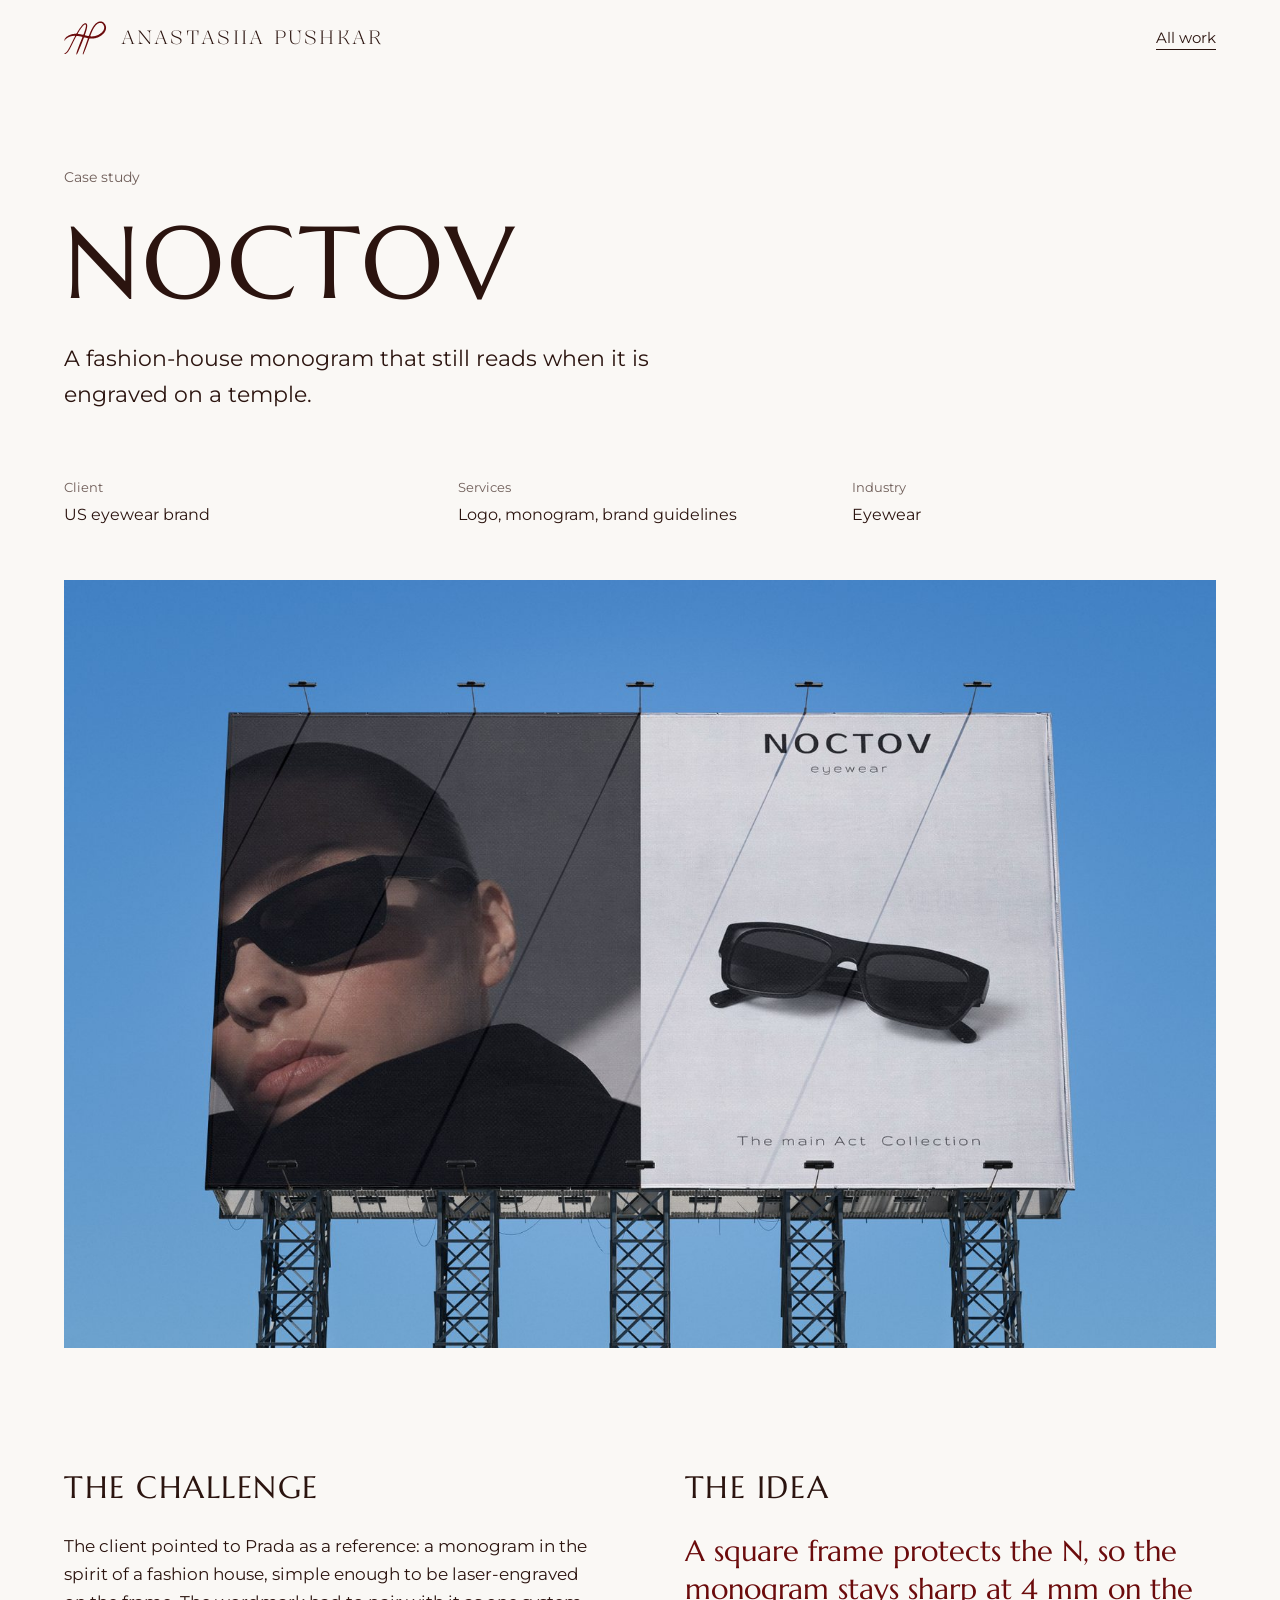
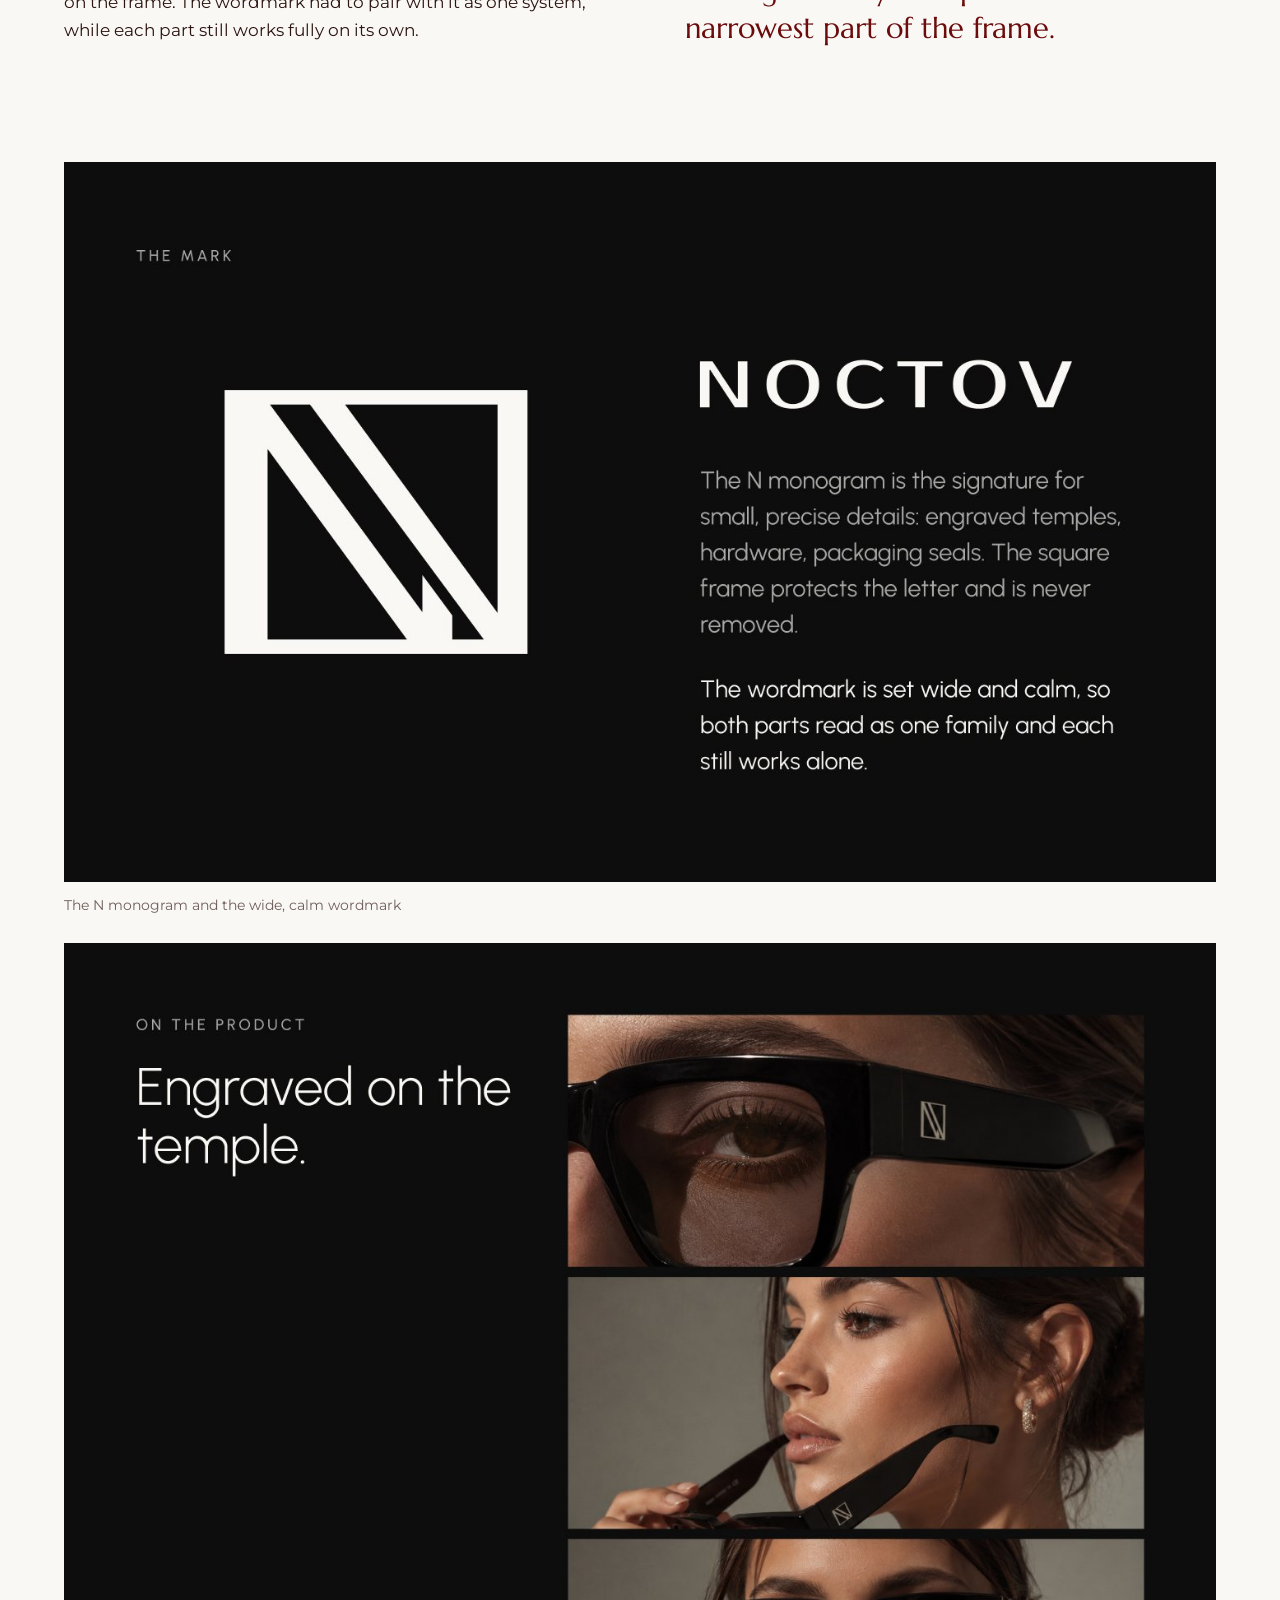
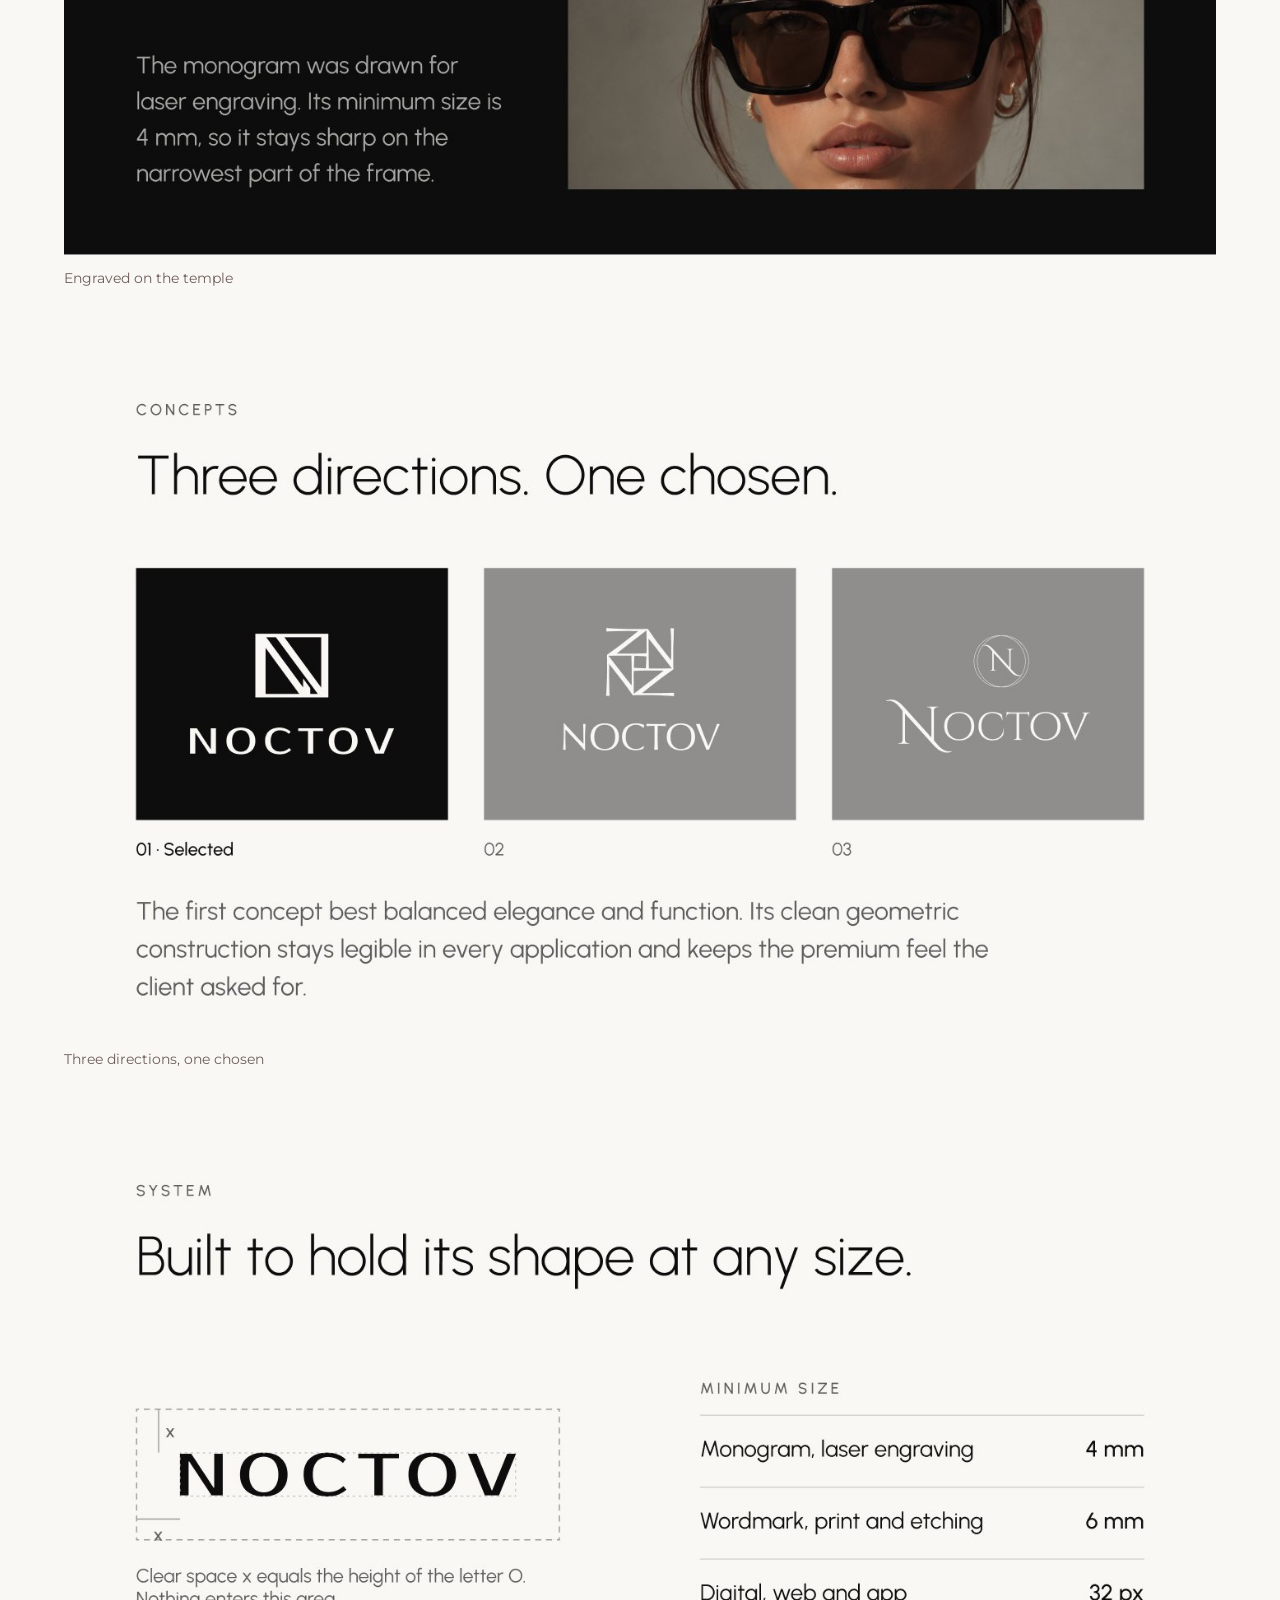
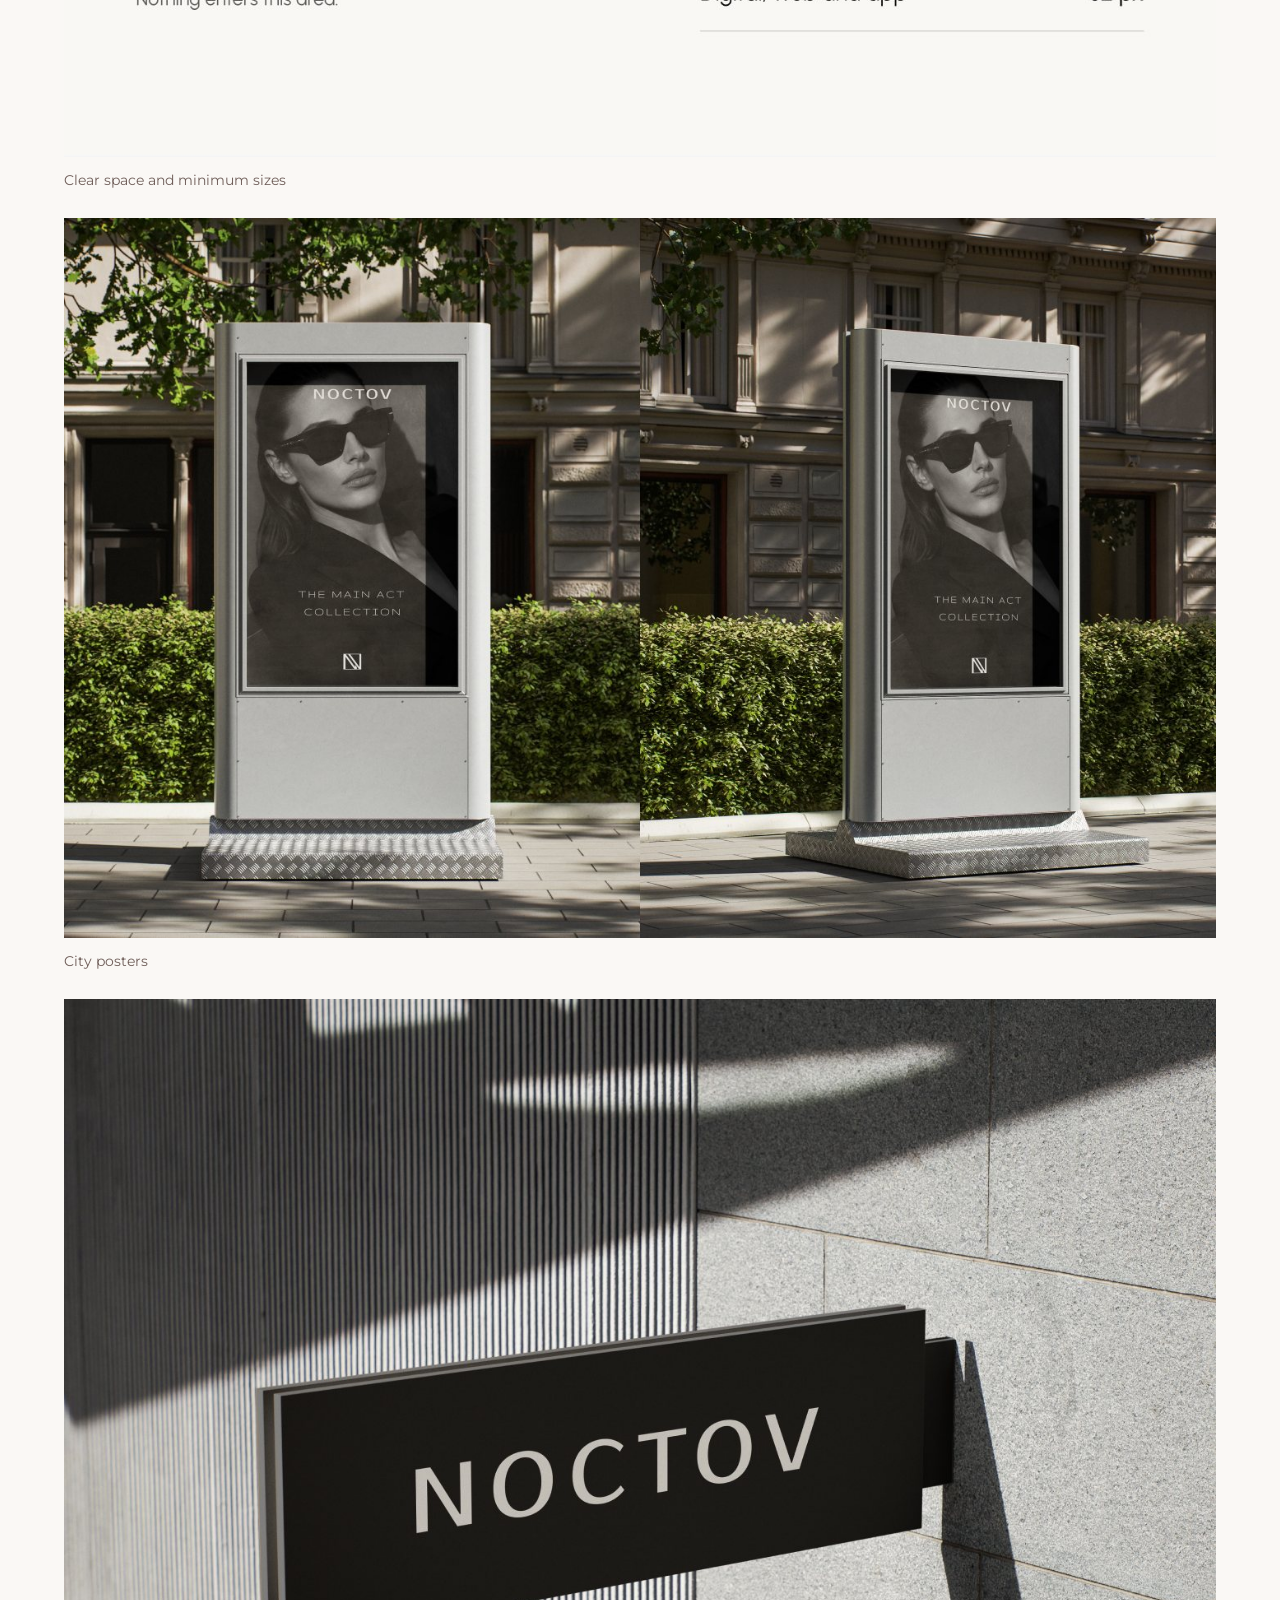
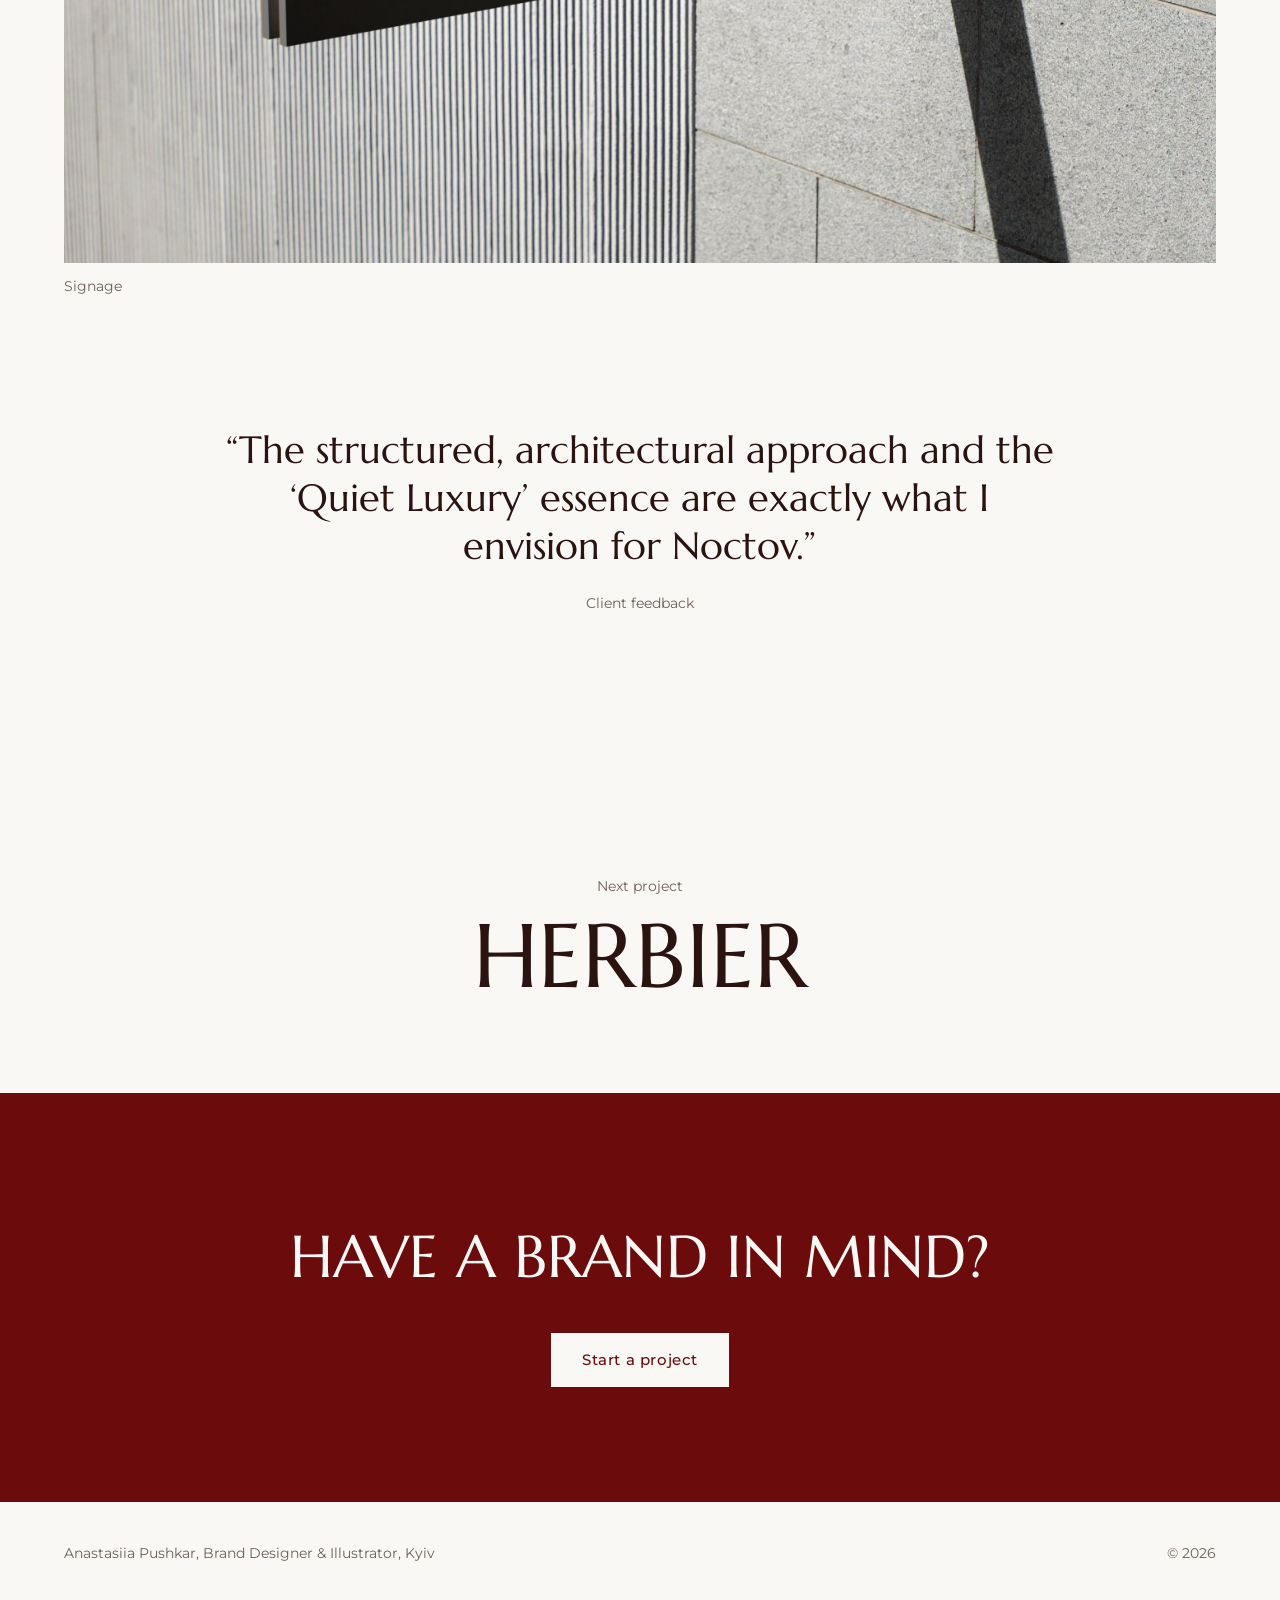
<file: work/noctov.html>
<!DOCTYPE html>
<html lang="en">
<head>
<meta charset="utf-8">
<meta name="viewport" content="width=device-width, initial-scale=1">
<title>NOCTOV · Anastasiia Pushkar</title>
<meta name="description" content="A fashion-house monogram that still reads when it is engraved on a temple.">
<link rel="icon" type="image/svg+xml" href="../img/ap-monogram.svg">
<link rel="preconnect" href="https://fonts.googleapis.com">
<link rel="preconnect" href="https://fonts.gstatic.com" crossorigin>
<link href="https://fonts.googleapis.com/css2?family=Kalnia:wght@300;400&family=Marcellus&family=Montserrat:wght@400;500&display=swap" rel="stylesheet">
<link rel="stylesheet" href="../css/case.css">
</head>
<body>
<header><nav class="wrap" aria-label="Main"><a class="logo" href="../" aria-label="Anastasiia Pushkar, home"><svg class="mark" viewBox="24 19 367 293" aria-hidden="true"><path fill="currentColor" d="M335.50 22.97C334.90 23.03 333.50 23.13 332.51 23.26C331.52 23.39 330.54 23.56 329.56 23.76C328.58 23.97 327.61 24.21 326.64 24.48C325.68 24.75 324.73 25.05 323.78 25.38C322.84 25.70 321.90 26.05 320.97 26.42C320.04 26.79 319.12 27.19 318.22 27.61C317.31 28.03 316.41 28.47 315.52 28.93C314.63 29.39 313.75 29.86 312.88 30.36C312.01 30.85 311.15 31.36 310.30 31.88C309.45 32.41 308.61 32.95 307.78 33.51C306.95 34.07 306.13 34.64 305.32 35.23C304.51 35.81 303.71 36.41 302.92 37.02C302.13 37.63 301.34 38.25 300.57 38.89C299.80 39.52 299.03 40.17 298.28 40.82C297.52 41.48 296.78 42.15 296.05 42.83C295.31 43.51 294.59 44.20 293.88 44.90C293.16 45.60 292.45 46.30 291.75 47.02C291.05 47.73 290.35 48.45 289.67 49.18C288.99 49.91 288.32 50.65 287.65 51.40C286.99 52.15 286.34 52.90 285.69 53.67C285.04 54.43 284.40 55.20 283.77 55.98C283.14 56.75 282.52 57.54 281.91 58.32C281.29 59.11 280.69 59.91 280.09 60.72C279.50 61.52 278.91 62.33 278.33 63.14C277.75 63.95 277.17 64.77 276.61 65.60C276.04 66.42 275.48 67.25 274.93 68.08C274.38 68.92 273.84 69.76 273.30 70.60C272.76 71.45 272.23 72.29 271.71 73.15C271.19 74.00 270.67 74.85 270.16 75.71C269.64 76.57 269.13 77.43 268.63 78.30C268.13 79.16 267.64 80.03 267.15 80.90C266.66 81.77 266.17 82.65 265.69 83.53C265.21 84.40 264.74 85.28 264.27 86.17C263.80 87.05 263.34 87.94 262.88 88.83C262.42 89.72 261.98 90.61 261.53 91.51C261.08 92.40 260.63 93.29 260.19 94.19C259.75 95.09 259.31 95.99 258.88 96.89C258.45 97.79 258.03 98.70 257.60 99.60C257.18 100.51 256.75 101.41 256.33 102.32C255.92 103.23 255.50 104.14 255.09 105.05C254.68 105.96 254.27 106.88 253.87 107.79C253.47 108.71 253.07 109.63 252.67 110.54C252.28 111.46 251.88 112.38 251.49 113.30C251.10 114.22 250.71 115.14 250.32 116.06C249.94 116.99 249.55 117.91 249.17 118.83C248.79 119.76 248.40 120.68 248.02 121.61C247.64 122.53 247.27 123.46 246.90 124.39C246.52 125.31 246.15 126.24 245.78 127.17C245.40 128.10 245.04 129.03 244.67 129.96C244.30 130.89 243.94 131.82 243.57 132.75C243.21 133.68 242.85 134.62 242.49 135.55C242.13 136.48 241.77 137.42 241.42 138.35C241.06 139.28 240.71 140.22 240.35 141.15C239.99 142.09 239.68 143.04 239.26 143.95C238.84 144.85 238.48 145.85 237.85 146.59C237.22 147.32 236.37 148.04 235.48 148.35C234.59 148.66 233.49 148.52 232.51 148.45C231.52 148.38 230.54 148.11 229.55 147.93C228.57 147.75 227.59 147.54 226.61 147.35C225.63 147.15 224.65 146.95 223.67 146.74C222.69 146.54 221.71 146.33 220.74 146.11C219.76 145.90 218.78 145.68 217.81 145.46C216.83 145.24 215.86 145.01 214.89 144.79C213.91 144.56 212.94 144.33 211.97 144.10C210.99 143.86 210.01 143.68 209.05 143.38C208.10 143.09 206.99 142.91 206.25 142.34C205.51 141.77 204.81 140.86 204.59 139.97C204.37 139.08 204.72 137.98 204.93 137.01C205.14 136.04 205.54 135.11 205.86 134.16C206.17 133.21 206.51 132.27 206.83 131.32C207.15 130.38 207.48 129.43 207.80 128.48C208.12 127.53 208.43 126.58 208.75 125.64C209.06 124.69 209.38 123.74 209.69 122.79C210.01 121.84 210.33 120.89 210.64 119.94C210.96 118.99 211.27 118.04 211.58 117.09C211.88 116.14 212.18 115.19 212.48 114.23C212.78 113.28 213.08 112.32 213.37 111.37C213.67 110.41 213.96 109.46 214.25 108.50C214.54 107.54 214.83 106.59 215.12 105.63C215.40 104.67 215.68 103.71 215.96 102.75C216.24 101.79 216.51 100.83 216.78 99.86C217.05 98.90 217.32 97.94 217.59 96.97C217.85 96.01 218.11 95.04 218.36 94.08C218.62 93.11 218.87 92.14 219.11 91.17C219.36 90.20 219.59 89.23 219.82 88.26C220.06 87.28 220.29 86.31 220.51 85.34C220.74 84.36 220.95 83.38 221.16 82.41C221.37 81.43 221.58 80.45 221.77 79.47C221.96 78.49 222.14 77.50 222.32 76.52C222.49 75.53 222.66 74.55 222.81 73.56C222.97 72.57 223.10 71.58 223.23 70.59C223.35 69.60 223.46 68.60 223.57 67.61C223.68 66.62 223.79 65.62 223.87 64.62C223.95 63.63 224.03 62.63 224.05 61.63C224.08 60.63 224.06 59.63 224.01 58.63C223.96 57.63 223.86 56.64 223.74 55.64C223.62 54.65 223.48 53.66 223.28 52.68C223.09 51.70 222.87 50.72 222.58 49.77C222.28 48.81 221.94 47.87 221.51 46.96C221.09 46.06 220.61 45.17 220.05 44.35C219.48 43.53 218.85 42.73 218.15 42.03C217.45 41.33 216.66 40.67 215.82 40.15C214.99 39.62 214.06 39.17 213.12 38.87C212.18 38.57 211.17 38.42 210.17 38.33C209.18 38.24 208.17 38.26 207.18 38.34C206.18 38.42 205.19 38.58 204.22 38.81C203.25 39.05 202.30 39.38 201.37 39.75C200.44 40.12 199.54 40.55 198.65 41.01C197.77 41.48 196.90 41.98 196.05 42.51C195.21 43.04 194.38 43.61 193.57 44.19C192.76 44.77 191.96 45.38 191.18 46.01C190.40 46.63 189.63 47.27 188.87 47.92C188.11 48.57 187.37 49.24 186.63 49.91C185.89 50.59 185.17 51.28 184.45 51.98C183.73 52.67 183.03 53.38 182.33 54.10C181.64 54.82 180.95 55.55 180.27 56.28C179.59 57.01 178.91 57.75 178.25 58.49C177.58 59.24 176.92 59.99 176.27 60.75C175.61 61.51 174.97 62.27 174.33 63.04C173.68 63.80 173.05 64.57 172.42 65.35C171.79 66.12 171.16 66.91 170.54 67.69C169.92 68.47 169.30 69.26 168.69 70.05C168.07 70.84 167.47 71.63 166.86 72.43C166.26 73.23 165.66 74.03 165.07 74.84C164.47 75.64 163.89 76.45 163.30 77.26C162.71 78.07 162.13 78.88 161.55 79.69C160.97 80.51 160.39 81.32 159.82 82.14C159.24 82.96 158.67 83.78 158.10 84.61C157.53 85.43 156.97 86.25 156.40 87.08C155.84 87.90 155.28 88.73 154.72 89.56C154.16 90.39 153.60 91.22 153.05 92.05C152.50 92.89 151.94 93.72 151.40 94.56C150.85 95.39 150.31 96.24 149.77 97.08C149.23 97.92 148.69 98.76 148.16 99.61C147.62 100.45 147.08 101.29 146.55 102.14C146.01 102.98 145.48 103.83 144.96 104.68C144.43 105.53 143.91 106.38 143.38 107.24C142.86 108.09 142.34 108.94 141.82 109.80C141.30 110.65 140.79 111.51 140.27 112.36C139.75 113.22 139.24 114.08 138.72 114.94C138.21 115.79 137.70 116.65 137.19 117.52C136.68 118.38 136.18 119.24 135.67 120.10C135.17 120.96 134.67 121.83 134.16 122.70C133.65 123.56 133.19 124.45 132.61 125.26C132.04 126.07 131.46 126.94 130.71 127.57C129.96 128.20 129.04 128.71 128.11 129.03C127.19 129.34 126.15 129.38 125.15 129.46C124.16 129.53 123.15 129.49 122.15 129.50C121.15 129.52 120.15 129.52 119.15 129.54C118.15 129.57 117.16 129.61 116.16 129.65C115.16 129.69 114.16 129.73 113.16 129.78C112.16 129.83 111.16 129.89 110.17 129.97C109.17 130.06 108.17 130.16 107.18 130.28C106.19 130.40 105.20 130.53 104.21 130.67C103.22 130.81 102.23 130.96 101.24 131.11C100.25 131.27 99.27 131.44 98.28 131.62C97.30 131.81 96.32 132.00 95.34 132.21C94.36 132.42 93.39 132.65 92.42 132.89C91.45 133.14 90.48 133.40 89.52 133.67C88.56 133.95 87.61 134.24 86.65 134.55C85.70 134.85 84.75 135.17 83.81 135.51C82.87 135.84 81.93 136.19 81.00 136.55C80.07 136.92 79.14 137.29 78.22 137.68C77.30 138.06 76.38 138.46 75.46 138.86C74.55 139.26 73.64 139.68 72.73 140.10C71.82 140.51 70.91 140.94 70.01 141.37C69.11 141.80 68.21 142.24 67.32 142.69C66.43 143.14 65.54 143.60 64.65 144.06C63.77 144.53 62.89 145.00 62.01 145.48C61.13 145.96 60.26 146.45 59.39 146.94C58.52 147.44 57.66 147.95 56.80 148.46C55.95 148.98 55.10 149.51 54.26 150.05C53.42 150.59 52.58 151.14 51.75 151.70C50.93 152.27 50.10 152.84 49.29 153.42C48.48 154.00 47.68 154.60 46.89 155.21C46.09 155.82 45.31 156.44 44.54 157.08C43.77 157.72 43.01 158.37 42.26 159.04C41.52 159.70 40.79 160.39 40.08 161.09C39.36 161.79 38.66 162.50 37.97 163.22C37.28 163.95 36.61 164.69 35.95 165.45C35.30 166.21 34.67 166.98 34.07 167.78C33.47 168.58 32.89 169.39 32.35 170.23C31.81 171.08 31.29 171.94 30.84 172.82C30.38 173.71 29.96 174.63 29.61 175.56C29.26 176.50 28.96 177.46 28.74 178.43C28.53 179.40 28.40 180.40 28.32 181.40C28.25 182.39 28.23 183.40 28.31 184.40C28.38 185.39 28.38 186.49 28.75 187.36C29.13 188.22 29.96 189.56 30.55 189.56C31.13 189.56 31.83 188.21 32.24 187.35C32.64 186.50 32.66 185.39 32.97 184.45C33.29 183.50 33.65 182.56 34.12 181.68C34.58 180.80 35.15 179.97 35.75 179.17C36.35 178.37 37.02 177.62 37.70 176.89C38.38 176.16 39.10 175.46 39.84 174.78C40.57 174.10 41.33 173.45 42.10 172.82C42.87 172.18 43.67 171.57 44.47 170.97C45.27 170.38 46.08 169.79 46.91 169.22C47.73 168.65 48.56 168.10 49.39 167.55C50.23 167.00 51.08 166.46 51.92 165.93C52.77 165.41 53.63 164.89 54.49 164.37C55.34 163.86 56.21 163.36 57.08 162.86C57.94 162.37 58.82 161.88 59.70 161.40C60.57 160.92 61.45 160.44 62.34 159.97C63.22 159.51 64.11 159.05 65.00 158.60C65.89 158.15 66.79 157.70 67.69 157.27C68.59 156.84 69.50 156.41 70.41 155.99C71.32 155.58 72.23 155.18 73.15 154.79C74.07 154.39 75.00 154.01 75.93 153.64C76.85 153.27 77.79 152.91 78.73 152.57C79.67 152.23 80.61 151.90 81.56 151.59C82.51 151.28 83.47 150.99 84.44 150.73C85.40 150.46 86.37 150.21 87.34 149.98C88.31 149.75 89.29 149.54 90.27 149.34C91.25 149.14 92.24 148.97 93.22 148.80C94.21 148.63 95.20 148.48 96.19 148.33C97.17 148.19 98.17 148.05 99.16 147.93C100.15 147.81 101.15 147.72 102.14 147.63C103.14 147.54 104.14 147.46 105.13 147.38C106.13 147.31 107.13 147.23 108.12 147.16C109.12 147.10 110.12 147.03 111.12 146.98C112.12 146.94 113.12 146.86 114.12 146.89C115.11 146.92 116.32 146.75 117.10 147.16C117.87 147.57 118.65 148.50 118.77 149.34C118.89 150.17 118.21 151.25 117.82 152.17C117.44 153.08 116.91 153.94 116.45 154.83C115.99 155.72 115.52 156.60 115.06 157.49C114.59 158.37 114.13 159.26 113.67 160.15C113.20 161.03 112.75 161.92 112.29 162.81C111.83 163.70 111.37 164.59 110.91 165.48C110.46 166.37 110.00 167.26 109.54 168.15C109.09 169.04 108.63 169.93 108.18 170.82C107.73 171.72 107.29 172.61 106.84 173.50C106.39 174.40 105.94 175.29 105.49 176.18C105.04 177.07 104.58 177.96 104.13 178.86C103.68 179.75 103.25 180.65 102.80 181.55C102.36 182.45 101.92 183.34 101.47 184.24C101.03 185.13 100.58 186.03 100.13 186.92C99.69 187.82 99.24 188.71 98.79 189.61C98.35 190.50 97.91 191.40 97.47 192.30C97.03 193.19 96.59 194.09 96.15 194.99C95.72 195.89 95.28 196.79 94.84 197.69C94.40 198.59 93.96 199.49 93.52 200.39C93.09 201.29 92.65 202.18 92.21 203.08C91.77 203.98 91.33 204.88 90.89 205.78C90.45 206.67 90.00 207.57 89.56 208.47C89.12 209.37 88.69 210.27 88.25 211.16C87.81 212.06 87.37 212.96 86.93 213.86C86.49 214.76 86.06 215.66 85.62 216.56C85.18 217.46 84.74 218.35 84.30 219.25C83.86 220.15 83.43 221.05 82.98 221.95C82.54 222.85 82.10 223.74 81.65 224.64C81.21 225.53 80.77 226.43 80.33 227.33C79.89 228.23 79.45 229.12 79.00 230.02C78.55 230.91 78.08 231.80 77.63 232.69C77.18 233.58 76.73 234.48 76.28 235.37C75.84 236.26 75.39 237.16 74.94 238.05C74.49 238.94 74.03 239.83 73.57 240.72C73.11 241.61 72.65 242.50 72.19 243.38C71.73 244.27 71.26 245.16 70.80 246.04C70.33 246.93 69.87 247.81 69.40 248.69C68.93 249.58 68.46 250.46 67.98 251.34C67.51 252.22 67.03 253.10 66.55 253.97C66.07 254.85 65.58 255.73 65.09 256.60C64.61 257.47 64.11 258.34 63.62 259.21C63.12 260.08 62.62 260.94 62.12 261.81C61.61 262.67 61.11 263.53 60.60 264.39C60.09 265.25 59.57 266.11 59.05 266.96C58.53 267.82 58.00 268.66 57.46 269.51C56.92 270.35 56.38 271.19 55.84 272.03C55.29 272.87 54.74 273.70 54.17 274.53C53.61 275.35 53.04 276.18 52.46 276.99C51.88 277.81 51.29 278.61 50.69 279.41C50.09 280.21 49.48 281.01 48.86 281.79C48.24 282.57 47.60 283.34 46.95 284.11C46.31 284.87 45.65 285.62 44.97 286.35C44.29 287.09 43.60 287.81 42.88 288.51C42.17 289.21 41.44 289.89 40.67 290.54C39.91 291.19 39.13 291.82 38.31 292.39C37.49 292.96 36.64 293.49 35.77 293.97C34.89 294.45 33.94 294.79 33.06 295.25C32.18 295.72 31.24 296.15 30.49 296.79C29.73 297.42 28.99 298.20 28.55 299.06C28.10 299.91 27.60 301.11 27.83 301.90C28.05 302.70 29.07 303.49 29.91 303.84C30.75 304.19 31.90 304.08 32.89 304.00C33.87 303.93 34.86 303.66 35.82 303.38C36.77 303.09 37.71 302.73 38.62 302.32C39.53 301.91 40.42 301.45 41.29 300.94C42.15 300.44 42.98 299.88 43.80 299.30C44.61 298.72 45.39 298.10 46.16 297.46C46.93 296.82 47.68 296.15 48.41 295.47C49.14 294.79 49.85 294.08 50.54 293.36C51.24 292.65 51.92 291.91 52.58 291.16C53.25 290.42 53.90 289.66 54.54 288.89C55.19 288.13 55.82 287.35 56.44 286.57C57.06 285.78 57.66 284.98 58.26 284.18C58.86 283.38 59.44 282.57 60.02 281.75C60.60 280.94 61.17 280.12 61.74 279.29C62.30 278.47 62.86 277.64 63.42 276.81C63.97 275.98 64.52 275.14 65.06 274.30C65.61 273.46 66.14 272.62 66.67 271.77C67.19 270.92 67.71 270.06 68.23 269.20C68.74 268.35 69.25 267.49 69.76 266.63C70.27 265.77 70.78 264.90 71.28 264.04C71.79 263.18 72.29 262.31 72.78 261.44C73.28 260.57 73.77 259.70 74.26 258.83C74.74 257.96 75.23 257.08 75.70 256.20C76.18 255.32 76.66 254.44 77.13 253.56C77.61 252.68 78.08 251.80 78.56 250.92C79.03 250.04 79.50 249.16 79.97 248.28C80.44 247.39 80.89 246.50 81.36 245.62C81.82 244.73 82.27 243.84 82.73 242.95C83.19 242.06 83.66 241.18 84.11 240.29C84.57 239.40 85.02 238.50 85.47 237.61C85.92 236.72 86.37 235.82 86.82 234.93C87.27 234.04 87.73 233.15 88.19 232.26C88.64 231.37 89.10 230.48 89.54 229.59C89.99 228.69 90.42 227.79 90.86 226.89C91.30 225.99 91.74 225.09 92.18 224.20C92.63 223.30 93.08 222.41 93.52 221.51C93.97 220.62 94.42 219.72 94.86 218.83C95.30 217.93 95.74 217.03 96.18 216.13C96.62 215.24 97.06 214.34 97.50 213.44C97.94 212.54 98.38 211.64 98.82 210.74C99.26 209.85 99.69 208.95 100.13 208.05C100.57 207.15 101.00 206.25 101.44 205.35C101.88 204.45 102.32 203.55 102.77 202.66C103.21 201.76 103.66 200.87 104.11 199.97C104.55 199.08 104.99 198.18 105.43 197.28C105.87 196.38 106.31 195.48 106.75 194.59C107.19 193.69 107.63 192.79 108.07 191.90C108.52 191.00 108.95 190.10 109.39 189.20C109.83 188.30 110.27 187.40 110.72 186.51C111.16 185.61 111.61 184.72 112.06 183.82C112.50 182.93 112.95 182.04 113.40 181.14C113.85 180.25 114.29 179.35 114.74 178.46C115.19 177.56 115.63 176.67 116.08 175.78C116.53 174.88 116.99 173.99 117.44 173.10C117.90 172.21 118.36 171.32 118.82 170.43C119.27 169.54 119.73 168.66 120.19 167.77C120.65 166.88 121.10 165.99 121.56 165.10C122.02 164.21 122.48 163.32 122.94 162.43C123.40 161.55 123.86 160.66 124.32 159.77C124.78 158.88 125.24 158.00 125.71 157.11C126.17 156.23 126.64 155.34 127.11 154.46C127.58 153.58 128.02 152.67 128.55 151.83C129.08 150.98 129.57 150.04 130.28 149.39C131.00 148.73 131.91 148.17 132.83 147.89C133.76 147.61 134.82 147.69 135.82 147.69C136.81 147.69 137.81 147.81 138.81 147.90C139.81 147.99 140.80 148.12 141.79 148.23C142.78 148.35 143.78 148.47 144.77 148.59C145.76 148.72 146.75 148.84 147.75 148.98C148.74 149.11 149.73 149.26 150.71 149.41C151.70 149.56 152.69 149.72 153.68 149.88C154.66 150.04 155.65 150.20 156.64 150.37C157.62 150.55 158.61 150.72 159.59 150.90C160.57 151.08 161.56 151.27 162.54 151.46C163.52 151.65 164.50 151.85 165.48 152.05C166.46 152.25 167.44 152.46 168.41 152.67C169.39 152.88 170.37 153.09 171.35 153.30C172.32 153.52 173.30 153.74 174.27 153.96C175.25 154.19 176.23 154.38 177.19 154.65C178.15 154.93 179.23 155.10 180.03 155.62C180.82 156.14 181.69 156.94 181.96 157.79C182.23 158.64 181.88 159.77 181.65 160.73C181.41 161.69 180.94 162.60 180.57 163.53C180.21 164.46 179.82 165.38 179.45 166.31C179.08 167.24 178.71 168.17 178.34 169.10C177.96 170.03 177.59 170.95 177.21 171.88C176.84 172.81 176.46 173.73 176.09 174.66C175.71 175.59 175.33 176.51 174.95 177.44C174.57 178.36 174.20 179.29 173.82 180.22C173.44 181.14 173.07 182.07 172.69 183.00C172.32 183.92 171.94 184.85 171.56 185.77C171.18 186.70 170.80 187.63 170.43 188.55C170.05 189.48 169.67 190.40 169.29 191.33C168.91 192.25 168.54 193.18 168.16 194.11C167.78 195.03 167.41 195.96 167.03 196.89C166.66 197.81 166.28 198.74 165.91 199.67C165.53 200.59 165.15 201.52 164.78 202.45C164.40 203.37 164.03 204.30 163.66 205.23C163.28 206.16 162.90 207.08 162.53 208.01C162.16 208.94 161.79 209.87 161.42 210.80C161.05 211.73 160.68 212.66 160.31 213.59C159.94 214.52 159.57 215.44 159.20 216.37C158.83 217.30 158.46 218.23 158.09 219.16C157.72 220.09 157.34 221.01 156.98 221.94C156.61 222.87 156.24 223.80 155.87 224.73C155.51 225.66 155.14 226.60 154.78 227.53C154.41 228.46 154.05 229.39 153.69 230.32C153.33 231.26 152.97 232.19 152.62 233.12C152.26 234.06 151.90 234.99 151.55 235.93C151.19 236.86 150.84 237.80 150.48 238.73C150.13 239.67 149.78 240.60 149.43 241.54C149.08 242.48 148.73 243.42 148.39 244.35C148.04 245.29 147.70 246.23 147.36 247.17C147.02 248.11 146.68 249.05 146.34 249.99C146.00 250.94 145.66 251.88 145.32 252.82C144.98 253.76 144.65 254.70 144.31 255.64C143.97 256.58 143.64 257.52 143.30 258.47C142.96 259.41 142.62 260.35 142.29 261.29C141.95 262.23 141.61 263.17 141.27 264.11C140.93 265.05 140.59 265.99 140.26 266.93C139.92 267.88 139.58 268.82 139.25 269.76C138.91 270.70 138.58 271.65 138.26 272.59C137.93 273.54 137.60 274.48 137.28 275.43C136.96 276.38 136.64 277.32 136.33 278.27C136.01 279.22 135.70 280.17 135.40 281.13C135.09 282.08 134.80 283.03 134.51 283.99C134.23 284.95 133.95 285.91 133.69 286.88C133.42 287.84 133.17 288.81 132.92 289.78C132.68 290.75 132.44 291.72 132.22 292.69C132.00 293.67 131.78 294.65 131.59 295.63C131.40 296.61 131.23 297.59 131.07 298.58C130.92 299.57 130.77 300.56 130.67 301.55C130.57 302.55 130.40 303.56 130.47 304.55C130.55 305.53 130.58 306.85 131.12 307.44C131.66 308.03 132.94 308.36 133.70 308.10C134.47 307.84 135.12 306.69 135.69 305.89C136.27 305.09 136.69 304.16 137.17 303.28C137.65 302.40 138.11 301.51 138.57 300.63C139.03 299.74 139.48 298.84 139.92 297.95C140.37 297.05 140.80 296.15 141.23 295.25C141.67 294.35 142.10 293.45 142.52 292.54C142.95 291.64 143.37 290.73 143.78 289.82C144.20 288.91 144.60 288.00 145.01 287.08C145.41 286.17 145.80 285.25 146.20 284.33C146.59 283.41 146.99 282.49 147.38 281.57C147.77 280.65 148.16 279.73 148.54 278.80C148.93 277.88 149.31 276.96 149.69 276.03C150.08 275.11 150.46 274.19 150.84 273.26C151.22 272.34 151.60 271.41 151.99 270.49C152.37 269.57 152.76 268.64 153.15 267.72C153.53 266.80 153.92 265.88 154.31 264.96C154.70 264.04 155.10 263.12 155.49 262.20C155.89 261.28 156.28 260.36 156.68 259.45C157.08 258.53 157.48 257.61 157.88 256.70C158.28 255.78 158.68 254.86 159.08 253.95C159.48 253.03 159.88 252.11 160.28 251.20C160.68 250.28 161.08 249.36 161.48 248.45C161.88 247.53 162.28 246.61 162.67 245.70C163.07 244.78 163.46 243.86 163.85 242.94C164.24 242.02 164.64 241.10 165.03 240.18C165.42 239.25 165.81 238.33 166.19 237.41C166.58 236.49 166.96 235.57 167.34 234.64C167.73 233.72 168.11 232.79 168.49 231.87C168.87 230.94 169.25 230.02 169.63 229.09C170.01 228.17 170.39 227.24 170.76 226.32C171.14 225.39 171.51 224.46 171.89 223.54C172.27 222.61 172.64 221.68 173.02 220.76C173.39 219.83 173.76 218.90 174.14 217.97C174.51 217.04 174.88 216.12 175.25 215.19C175.62 214.26 175.99 213.33 176.36 212.40C176.73 211.47 177.10 210.54 177.46 209.61C177.83 208.68 178.20 207.75 178.57 206.82C178.94 205.89 179.31 204.96 179.67 204.03C180.04 203.10 180.40 202.17 180.77 201.24C181.13 200.31 181.49 199.37 181.86 198.44C182.22 197.51 182.58 196.58 182.95 195.65C183.31 194.72 183.67 193.78 184.03 192.85C184.40 191.92 184.76 190.99 185.12 190.06C185.48 189.12 185.84 188.19 186.20 187.26C186.56 186.32 186.92 185.39 187.28 184.46C187.64 183.52 187.99 182.59 188.35 181.66C188.71 180.72 189.07 179.79 189.43 178.86C189.79 177.92 190.14 176.99 190.50 176.05C190.85 175.12 191.21 174.18 191.56 173.25C191.92 172.31 192.27 171.38 192.62 170.44C192.98 169.51 193.32 168.57 193.68 167.63C194.03 166.70 194.34 165.74 194.75 164.83C195.16 163.92 195.49 162.88 196.13 162.18C196.78 161.48 197.71 160.87 198.62 160.64C199.53 160.40 200.62 160.63 201.60 160.77C202.59 160.90 203.55 161.20 204.53 161.43C205.50 161.66 206.47 161.90 207.44 162.14C208.41 162.38 209.39 162.61 210.36 162.85C211.33 163.08 212.30 163.31 213.28 163.54C214.25 163.77 215.23 163.99 216.20 164.21C217.18 164.43 218.15 164.64 219.13 164.85C220.11 165.07 221.09 165.27 222.07 165.48C223.04 165.68 224.04 165.82 225.00 166.10C225.96 166.37 227.08 166.54 227.81 167.11C228.55 167.68 229.22 168.62 229.41 169.52C229.59 170.41 229.16 171.49 228.92 172.45C228.68 173.42 228.28 174.35 227.95 175.29C227.62 176.24 227.28 177.18 226.96 178.12C226.63 179.07 226.30 180.01 225.97 180.96C225.64 181.90 225.31 182.84 224.98 183.79C224.65 184.73 224.32 185.68 224.00 186.62C223.67 187.57 223.34 188.51 223.01 189.46C222.69 190.40 222.36 191.35 222.03 192.29C221.70 193.24 221.38 194.18 221.05 195.13C220.72 196.07 220.40 197.02 220.07 197.96C219.75 198.91 219.42 199.85 219.10 200.80C218.77 201.74 218.44 202.69 218.12 203.64C217.79 204.58 217.47 205.53 217.14 206.47C216.82 207.42 216.50 208.37 216.17 209.31C215.85 210.26 215.53 211.20 215.20 212.15C214.88 213.10 214.56 214.04 214.24 214.99C213.91 215.94 213.59 216.88 213.26 217.83C212.94 218.77 212.61 219.72 212.29 220.67C211.96 221.61 211.64 222.56 211.31 223.50C210.99 224.45 210.66 225.39 210.34 226.34C210.01 227.28 209.69 228.23 209.36 229.18C209.04 230.12 208.72 231.07 208.39 232.02C208.07 232.96 207.75 233.91 207.42 234.85C207.10 235.80 206.77 236.75 206.45 237.69C206.12 238.64 205.79 239.58 205.47 240.53C205.14 241.47 204.82 242.42 204.49 243.36C204.16 244.31 203.83 245.25 203.51 246.20C203.18 247.14 202.86 248.09 202.53 249.04C202.21 249.98 201.89 250.93 201.57 251.88C201.25 252.82 200.92 253.77 200.59 254.71C200.26 255.66 199.93 256.60 199.60 257.54C199.27 258.49 198.95 259.43 198.62 260.38C198.30 261.33 197.98 262.27 197.65 263.22C197.33 264.17 197.01 265.11 196.68 266.06C196.36 267.00 196.03 267.95 195.71 268.89C195.38 269.84 195.05 270.78 194.73 271.73C194.41 272.68 194.09 273.62 193.77 274.57C193.45 275.52 193.14 276.47 192.82 277.42C192.50 278.37 192.17 279.31 191.85 280.26C191.53 281.21 191.21 282.15 190.90 283.10C190.59 284.05 190.28 285.01 189.98 285.96C189.68 286.91 189.37 287.86 189.07 288.82C188.78 289.77 188.48 290.73 188.19 291.69C187.90 292.64 187.61 293.60 187.34 294.56C187.07 295.52 186.79 296.49 186.55 297.46C186.31 298.43 186.05 299.40 185.88 300.38C185.70 301.36 185.49 302.36 185.48 303.35C185.47 304.34 185.38 305.61 185.84 306.30C186.30 307.00 187.48 307.64 188.26 307.52C189.03 307.39 189.86 306.33 190.47 305.57C191.08 304.81 191.46 303.84 191.92 302.95C192.37 302.06 192.77 301.14 193.19 300.23C193.60 299.32 194.01 298.40 194.41 297.49C194.81 296.57 195.21 295.65 195.61 294.74C196.00 293.82 196.41 292.90 196.80 291.99C197.20 291.07 197.60 290.15 197.99 289.23C198.38 288.31 198.77 287.39 199.16 286.47C199.55 285.55 199.94 284.63 200.32 283.70C200.71 282.78 201.10 281.86 201.48 280.94C201.87 280.01 202.25 279.09 202.63 278.17C203.01 277.24 203.39 276.32 203.77 275.39C204.15 274.47 204.53 273.54 204.91 272.62C205.29 271.69 205.67 270.77 206.05 269.84C206.43 268.91 206.80 267.99 207.17 267.06C207.55 266.13 207.91 265.20 208.28 264.27C208.65 263.34 209.02 262.41 209.39 261.48C209.75 260.55 210.12 259.62 210.49 258.69C210.85 257.76 211.22 256.83 211.58 255.90C211.94 254.96 212.30 254.03 212.66 253.10C213.02 252.17 213.39 251.23 213.75 250.30C214.11 249.37 214.47 248.44 214.82 247.50C215.18 246.57 215.53 245.63 215.89 244.70C216.24 243.76 216.60 242.83 216.95 241.89C217.30 240.95 217.65 240.02 218.00 239.08C218.35 238.14 218.70 237.21 219.04 236.27C219.39 235.33 219.74 234.39 220.09 233.45C220.43 232.52 220.78 231.58 221.12 230.64C221.47 229.70 221.81 228.76 222.15 227.82C222.50 226.88 222.84 225.94 223.18 225.00C223.52 224.06 223.86 223.12 224.20 222.18C224.54 221.24 224.88 220.30 225.22 219.36C225.56 218.42 225.89 217.48 226.23 216.54C226.56 215.59 226.90 214.65 227.23 213.71C227.57 212.77 227.90 211.82 228.24 210.88C228.57 209.94 228.91 209.00 229.24 208.05C229.57 207.11 229.91 206.17 230.24 205.23C230.58 204.28 230.91 203.34 231.25 202.40C231.58 201.46 231.91 200.51 232.24 199.57C232.57 198.62 232.89 197.68 233.22 196.73C233.55 195.79 233.89 194.85 234.22 193.90C234.55 192.96 234.88 192.02 235.21 191.07C235.54 190.13 235.87 189.19 236.20 188.24C236.54 187.30 236.87 186.36 237.20 185.41C237.53 184.47 237.86 183.52 238.19 182.58C238.52 181.64 238.85 180.69 239.18 179.75C239.51 178.80 239.83 177.86 240.17 176.92C240.50 175.97 240.79 175.01 241.19 174.09C241.58 173.18 241.92 172.15 242.55 171.43C243.18 170.72 244.08 170.09 244.99 169.79C245.89 169.49 246.98 169.61 247.97 169.62C248.97 169.62 249.97 169.75 250.97 169.82C251.96 169.89 252.96 169.98 253.96 170.06C254.95 170.13 255.95 170.20 256.95 170.26C257.95 170.32 258.95 170.36 259.95 170.39C260.95 170.43 261.95 170.47 262.94 170.47C263.94 170.48 264.94 170.45 265.94 170.42C266.94 170.40 267.94 170.35 268.94 170.30C269.94 170.25 270.94 170.18 271.94 170.11C272.93 170.04 273.93 169.96 274.93 169.87C275.92 169.79 276.92 169.70 277.91 169.60C278.91 169.50 279.90 169.40 280.90 169.27C281.89 169.15 282.88 169.00 283.87 168.85C284.86 168.71 285.84 168.55 286.83 168.39C287.82 168.22 288.80 168.04 289.78 167.86C290.77 167.67 291.75 167.48 292.72 167.27C293.70 167.07 294.68 166.86 295.66 166.63C296.63 166.41 297.60 166.17 298.57 165.93C299.54 165.69 300.51 165.44 301.48 165.17C302.44 164.91 303.40 164.64 304.36 164.35C305.32 164.07 306.28 163.78 307.23 163.47C308.18 163.17 309.13 162.86 310.08 162.53C311.02 162.21 311.96 161.87 312.90 161.52C313.84 161.18 314.77 160.82 315.71 160.45C316.64 160.09 317.56 159.71 318.49 159.33C319.41 158.94 320.33 158.54 321.24 158.14C322.15 157.73 323.06 157.31 323.97 156.89C324.87 156.46 325.77 156.02 326.66 155.57C327.56 155.12 328.45 154.67 329.33 154.21C330.22 153.74 331.10 153.27 331.98 152.79C332.85 152.30 333.72 151.81 334.58 151.30C335.45 150.80 336.30 150.28 337.15 149.75C338.01 149.23 338.85 148.70 339.69 148.16C340.53 147.62 341.37 147.07 342.20 146.50C343.02 145.94 343.85 145.37 344.66 144.79C345.48 144.22 346.29 143.63 347.09 143.03C347.89 142.44 348.69 141.83 349.48 141.22C350.27 140.60 351.05 139.98 351.82 139.35C352.60 138.71 353.36 138.07 354.12 137.42C354.88 136.77 355.63 136.10 356.37 135.44C357.12 134.77 357.85 134.09 358.58 133.41C359.31 132.72 360.03 132.03 360.74 131.32C361.45 130.62 362.14 129.90 362.83 129.17C363.52 128.45 364.20 127.71 364.87 126.97C365.54 126.23 366.20 125.48 366.85 124.72C367.50 123.96 368.14 123.19 368.76 122.41C369.39 121.63 370.00 120.84 370.61 120.04C371.21 119.24 371.80 118.43 372.37 117.62C372.95 116.80 373.52 115.98 374.07 115.14C374.62 114.30 375.15 113.46 375.67 112.61C376.19 111.75 376.70 110.89 377.19 110.02C377.68 109.15 378.16 108.27 378.62 107.38C379.08 106.49 379.53 105.60 379.96 104.70C380.38 103.79 380.80 102.88 381.19 101.96C381.58 101.04 381.96 100.11 382.31 99.18C382.66 98.24 383.00 97.30 383.31 96.35C383.63 95.40 383.92 94.44 384.19 93.48C384.47 92.52 384.72 91.55 384.95 90.58C385.18 89.61 385.38 88.63 385.57 87.65C385.75 86.66 385.92 85.68 386.06 84.69C386.21 83.70 386.33 82.70 386.42 81.71C386.51 80.71 386.56 79.71 386.59 78.71C386.62 77.71 386.62 76.71 386.59 75.71C386.56 74.71 386.50 73.71 386.41 72.72C386.31 71.72 386.18 70.73 386.03 69.74C385.88 68.76 385.69 67.77 385.49 66.79C385.29 65.81 385.07 64.84 384.81 63.87C384.56 62.90 384.28 61.94 383.98 60.99C383.68 60.04 383.35 59.09 383.00 58.16C382.65 57.22 382.27 56.29 381.88 55.37C381.48 54.45 381.07 53.54 380.63 52.65C380.19 51.75 379.73 50.86 379.25 49.98C378.77 49.11 378.26 48.24 377.74 47.39C377.22 46.53 376.68 45.69 376.13 44.86C375.57 44.03 374.99 43.21 374.39 42.41C373.80 41.61 373.18 40.82 372.54 40.05C371.91 39.28 371.25 38.52 370.58 37.78C369.91 37.04 369.22 36.32 368.51 35.61C367.80 34.91 367.07 34.22 366.32 33.56C365.57 32.90 364.81 32.25 364.02 31.64C363.23 31.02 362.43 30.42 361.61 29.85C360.79 29.28 359.95 28.74 359.09 28.23C358.23 27.71 357.35 27.23 356.46 26.78C355.57 26.33 354.66 25.91 353.74 25.53C352.81 25.14 351.87 24.79 350.92 24.49C349.97 24.18 349.01 23.91 348.03 23.69C347.06 23.47 346.07 23.30 345.08 23.17C344.09 23.05 343.09 22.98 342.09 22.93C341.09 22.88 340.09 22.88 339.09 22.88C338.09 22.88 336.69 22.92 336.09 22.94C335.49 22.96 336.10 22.92 335.50 22.97ZM205.75 48.32C206.36 48.30 207.82 48.06 208.72 48.34C209.63 48.62 210.54 49.27 211.17 49.99C211.80 50.70 212.19 51.72 212.51 52.65C212.82 53.59 212.94 54.61 213.05 55.60C213.16 56.59 213.17 57.59 213.17 58.59C213.18 59.59 213.14 60.59 213.07 61.59C213.01 62.59 212.91 63.59 212.80 64.58C212.68 65.57 212.53 66.56 212.37 67.55C212.22 68.54 212.05 69.52 211.87 70.50C211.69 71.49 211.49 72.47 211.29 73.45C211.09 74.43 210.88 75.41 210.66 76.38C210.44 77.36 210.22 78.33 209.98 79.30C209.75 80.28 209.51 81.25 209.26 82.22C209.01 83.18 208.76 84.15 208.50 85.12C208.24 86.08 207.98 87.05 207.71 88.01C207.44 88.98 207.17 89.94 206.89 90.90C206.61 91.86 206.33 92.82 206.04 93.78C205.75 94.73 205.46 95.69 205.17 96.65C204.88 97.60 204.58 98.56 204.28 99.51C203.98 100.46 203.67 101.42 203.37 102.37C203.06 103.32 202.74 104.27 202.43 105.22C202.11 106.17 201.80 107.12 201.48 108.06C201.16 109.01 200.84 109.96 200.52 110.91C200.19 111.85 199.86 112.80 199.53 113.74C199.21 114.68 198.87 115.63 198.54 116.57C198.21 117.51 197.87 118.46 197.54 119.40C197.20 120.34 196.86 121.28 196.52 122.22C196.18 123.16 195.84 124.10 195.49 125.04C195.15 125.98 194.80 126.91 194.45 127.85C194.10 128.79 193.76 129.73 193.40 130.66C193.04 131.60 192.73 132.55 192.32 133.46C191.90 134.36 191.54 135.38 190.91 136.10C190.27 136.82 189.39 137.51 188.49 137.77C187.59 138.03 186.50 137.79 185.51 137.66C184.53 137.54 183.56 137.24 182.58 137.02C181.61 136.80 180.63 136.57 179.66 136.36C178.68 136.14 177.70 135.92 176.73 135.71C175.75 135.50 174.77 135.29 173.79 135.08C172.82 134.88 171.84 134.67 170.86 134.48C169.87 134.28 168.89 134.10 167.91 133.91C166.93 133.72 165.94 133.54 164.96 133.36C163.98 133.18 162.99 133.00 162.01 132.83C161.02 132.65 160.04 132.48 159.05 132.32C158.06 132.16 157.08 132.01 156.09 131.87C155.10 131.72 154.11 131.57 153.12 131.43C152.13 131.29 151.14 131.17 150.14 131.04C149.15 130.91 148.14 130.86 147.17 130.66C146.19 130.47 145.01 130.41 144.29 129.87C143.56 129.34 142.90 128.33 142.80 127.46C142.70 126.58 143.30 125.53 143.69 124.62C144.07 123.70 144.64 122.86 145.14 121.99C145.64 121.12 146.15 120.27 146.66 119.41C147.17 118.54 147.68 117.68 148.19 116.83C148.70 115.97 149.22 115.11 149.74 114.25C150.25 113.40 150.78 112.55 151.30 111.69C151.82 110.84 152.35 109.99 152.88 109.14C153.40 108.29 153.93 107.44 154.46 106.59C154.99 105.75 155.52 104.90 156.06 104.06C156.59 103.21 157.13 102.37 157.67 101.53C158.21 100.68 158.75 99.84 159.29 99.00C159.84 98.16 160.38 97.32 160.93 96.49C161.48 95.65 162.04 94.82 162.60 93.99C163.16 93.16 163.72 92.34 164.28 91.51C164.84 90.68 165.41 89.86 165.97 89.03C166.54 88.21 167.10 87.38 167.68 86.56C168.25 85.75 168.83 84.93 169.41 84.12C169.99 83.30 170.58 82.49 171.17 81.69C171.77 80.88 172.37 80.08 172.97 79.28C173.57 78.49 174.17 77.69 174.78 76.90C175.39 76.10 176.00 75.31 176.61 74.52C177.23 73.73 177.85 72.94 178.47 72.17C179.10 71.39 179.74 70.61 180.38 69.85C181.01 69.08 181.66 68.31 182.31 67.55C182.96 66.79 183.62 66.04 184.28 65.29C184.95 64.55 185.62 63.81 186.30 63.07C186.98 62.34 187.68 61.62 188.37 60.90C189.07 60.19 189.78 59.48 190.50 58.78C191.21 58.09 191.93 57.39 192.67 56.72C193.41 56.05 194.16 55.38 194.93 54.74C195.70 54.10 196.47 53.47 197.27 52.87C198.07 52.27 198.88 51.68 199.72 51.14C200.56 50.59 201.41 50.05 202.30 49.61C203.19 49.17 204.50 48.70 205.07 48.48C205.65 48.27 205.14 48.34 205.75 48.32ZM334.50 35.36C335.20 35.33 336.50 35.26 337.50 35.27C338.50 35.28 339.50 35.32 340.49 35.42C341.49 35.52 342.48 35.66 343.46 35.88C344.43 36.10 345.39 36.40 346.33 36.74C347.26 37.08 348.18 37.50 349.07 37.95C349.96 38.40 350.83 38.91 351.66 39.46C352.50 40.00 353.31 40.60 354.09 41.22C354.87 41.84 355.62 42.51 356.35 43.19C357.08 43.88 357.78 44.59 358.45 45.33C359.13 46.06 359.79 46.82 360.41 47.60C361.04 48.38 361.64 49.18 362.22 50.00C362.79 50.82 363.34 51.66 363.86 52.51C364.38 53.36 364.88 54.23 365.34 55.11C365.81 56.00 366.26 56.89 366.68 57.80C367.09 58.71 367.49 59.63 367.85 60.56C368.21 61.50 368.54 62.44 368.83 63.40C369.13 64.35 369.39 65.32 369.62 66.29C369.85 67.26 370.05 68.24 370.21 69.23C370.37 70.22 370.50 71.21 370.58 72.21C370.66 73.20 370.71 74.20 370.71 75.20C370.71 76.20 370.66 77.20 370.58 78.20C370.50 79.19 370.37 80.19 370.22 81.18C370.06 82.16 369.87 83.15 369.66 84.12C369.44 85.10 369.19 86.07 368.92 87.03C368.64 87.99 368.33 88.94 367.99 89.88C367.66 90.82 367.29 91.76 366.90 92.68C366.52 93.60 366.10 94.51 365.67 95.41C365.24 96.31 364.79 97.21 364.32 98.09C363.85 98.97 363.36 99.84 362.85 100.70C362.34 101.56 361.81 102.41 361.26 103.25C360.71 104.09 360.15 104.91 359.57 105.73C358.99 106.54 358.39 107.34 357.78 108.13C357.17 108.93 356.54 109.71 355.90 110.47C355.26 111.24 354.61 112.00 353.95 112.75C353.28 113.50 352.61 114.24 351.92 114.96C351.24 115.69 350.54 116.41 349.83 117.12C349.12 117.82 348.40 118.51 347.67 119.19C346.94 119.88 346.20 120.55 345.45 121.21C344.70 121.88 343.94 122.53 343.18 123.17C342.41 123.82 341.64 124.45 340.86 125.08C340.08 125.70 339.28 126.31 338.49 126.91C337.69 127.52 336.88 128.11 336.07 128.69C335.26 129.27 334.44 129.85 333.61 130.41C332.78 130.97 331.95 131.52 331.10 132.06C330.26 132.60 329.41 133.12 328.56 133.64C327.70 134.16 326.84 134.67 325.97 135.16C325.10 135.66 324.23 136.14 323.35 136.62C322.47 137.10 321.59 137.57 320.70 138.02C319.81 138.48 318.91 138.92 318.01 139.36C317.11 139.79 316.20 140.21 315.29 140.61C314.37 141.02 313.46 141.42 312.53 141.81C311.61 142.19 310.68 142.57 309.75 142.93C308.82 143.29 307.88 143.64 306.94 143.98C306.00 144.32 305.06 144.65 304.11 144.97C303.16 145.28 302.21 145.59 301.25 145.88C300.30 146.18 299.34 146.46 298.38 146.73C297.41 147.00 296.45 147.26 295.48 147.51C294.51 147.76 293.54 148.00 292.56 148.22C291.59 148.45 290.61 148.66 289.63 148.86C288.65 149.07 287.67 149.26 286.69 149.45C285.71 149.63 284.72 149.81 283.74 149.97C282.75 150.13 281.76 150.29 280.77 150.42C279.78 150.56 278.79 150.69 277.80 150.80C276.80 150.91 275.81 151.00 274.81 151.10C273.81 151.19 272.82 151.28 271.82 151.37C270.83 151.45 269.83 151.52 268.83 151.58C267.83 151.64 266.83 151.68 265.83 151.71C264.83 151.74 263.83 151.75 262.83 151.74C261.83 151.74 260.83 151.71 259.83 151.67C258.84 151.63 257.83 151.60 256.84 151.50C255.85 151.40 254.77 151.41 253.87 151.07C252.97 150.73 251.88 150.22 251.44 149.47C251.00 148.71 251.12 147.50 251.24 146.54C251.35 145.58 251.81 144.63 252.14 143.68C252.46 142.74 252.83 141.81 253.19 140.87C253.54 139.93 253.89 139.00 254.25 138.07C254.61 137.13 254.97 136.20 255.33 135.26C255.69 134.33 256.05 133.40 256.41 132.47C256.78 131.54 257.14 130.61 257.51 129.67C257.87 128.74 258.23 127.81 258.60 126.88C258.97 125.95 259.34 125.02 259.72 124.10C260.09 123.17 260.47 122.24 260.85 121.32C261.22 120.39 261.60 119.47 261.99 118.54C262.37 117.62 262.75 116.70 263.14 115.77C263.53 114.85 263.92 113.93 264.32 113.01C264.71 112.10 265.11 111.18 265.52 110.26C265.92 109.35 266.33 108.44 266.74 107.53C267.15 106.61 267.57 105.70 267.98 104.79C268.40 103.88 268.81 102.97 269.23 102.07C269.65 101.16 270.08 100.26 270.51 99.35C270.94 98.45 271.37 97.55 271.81 96.65C272.25 95.75 272.69 94.85 273.14 93.96C273.59 93.07 274.05 92.18 274.51 91.29C274.97 90.41 275.44 89.52 275.91 88.64C276.38 87.76 276.86 86.88 277.34 86.00C277.82 85.13 278.31 84.25 278.81 83.38C279.30 82.52 279.81 81.65 280.31 80.79C280.82 79.93 281.34 79.07 281.86 78.22C282.38 77.37 282.91 76.52 283.45 75.67C283.98 74.83 284.53 73.99 285.08 73.15C285.63 72.32 286.19 71.49 286.76 70.67C287.32 69.85 287.90 69.03 288.49 68.22C289.07 67.41 289.67 66.60 290.27 65.81C290.87 65.01 291.48 64.22 292.10 63.43C292.73 62.65 293.35 61.87 294.00 61.10C294.64 60.34 295.29 59.58 295.95 58.83C296.61 58.08 297.28 57.34 297.97 56.61C298.65 55.88 299.34 55.16 300.05 54.45C300.75 53.74 301.46 53.03 302.19 52.34C302.91 51.66 303.65 50.97 304.39 50.31C305.14 49.64 305.90 48.99 306.67 48.35C307.44 47.72 308.22 47.09 309.02 46.49C309.81 45.88 310.62 45.29 311.44 44.72C312.26 44.14 313.09 43.58 313.93 43.04C314.77 42.50 315.62 41.98 316.49 41.48C317.35 40.97 318.23 40.49 319.11 40.03C320.00 39.58 320.91 39.15 321.82 38.74C322.74 38.34 323.66 37.96 324.60 37.61C325.54 37.26 326.49 36.94 327.44 36.66C328.40 36.38 329.37 36.13 330.35 35.93C331.33 35.73 332.63 35.57 333.32 35.47C334.01 35.38 333.80 35.40 334.50 35.36Z"/></svg><span>Anastasiia Pushkar</span></a><a class="back" href="../#work">All work</a></nav></header>
<main>
<section class="wrap intro">
<p class="crumb">Case study</p>
<h1>NOCTOV</h1>
<p class="tag">A fashion-house monogram that still reads when it is engraved on a temple.</p>
<dl class="meta"><div><dt>Client</dt><dd>US eyewear brand</dd></div><div><dt>Services</dt><dd>Logo, monogram, brand guidelines</dd></div><div><dt>Industry</dt><dd>Eyewear</dd></div></dl>
</section>
<div class="wrap"><img class="cover" src="../img/noctov.jpg" alt="NOCTOV monogram on a city billboard"></div>
<section class="wrap story">
<div><h2>The challenge</h2><p>The client pointed to Prada as a reference: a monogram in the spirit of a fashion house, simple enough to be laser-engraved on the frame. The wordmark had to pair with it as one system, while each part still works fully on its own.</p></div>
<div><h2>The idea</h2><p class="idea">A square frame protects the N, so the monogram stays sharp at 4 mm on the narrowest part of the frame.</p></div>
</section>
<section class="wrap gallery">
<figure class="full"><img src="../img/cases/noctov/01.jpg" width="1400" height="875" alt="NOCTOV: The N monogram and the wide, calm wordmark" loading="lazy"><figcaption>The N monogram and the wide, calm wordmark</figcaption></figure>
<figure class="full"><img src="../img/cases/noctov/02.jpg" width="1400" height="1109" alt="NOCTOV: Engraved on the temple" loading="lazy"><figcaption>Engraved on the temple</figcaption></figure>
<figure class="full"><img src="../img/cases/noctov/03.jpg" width="1400" height="875" alt="NOCTOV: Three directions, one chosen" loading="lazy"><figcaption>Three directions, one chosen</figcaption></figure>
<figure class="full"><img src="../img/cases/noctov/04.jpg" width="1400" height="803" alt="NOCTOV: Clear space and minimum sizes" loading="lazy"><figcaption>Clear space and minimum sizes</figcaption></figure>
<figure class="full"><img src="../img/cases/noctov/05.jpg" width="1400" height="875" alt="NOCTOV: City posters" loading="lazy"><figcaption>City posters</figcaption></figure>
<figure class="full"><img src="../img/cases/noctov/06.jpg" width="1400" height="1050" alt="NOCTOV: Signage" loading="lazy"><figcaption>Signage</figcaption></figure>
</section>
<section class="quote wrap"><p>“The structured, architectural approach and the ‘Quiet Luxury’ essence are exactly what I envision for Noctov.”</p><span>Client feedback</span></section>
<a class="wrap next" href="herbier"><small>Next project</small><strong>herbier</strong></a>
<section class="cta"><h2>Have a brand in mind?</h2><a class="btn" href="../#contact">Start a project</a></section>
</main>
<footer><div class="wrap foot"><span>Anastasiia Pushkar, Brand Designer &amp; Illustrator, Kyiv</span><span>© 2026</span></div></footer>
</body>
</html>
</file>
<file: css/case.css>
:root{--paper:#FAF8F5;--ink:#2B140F;--ink-soft:#6F5E59;--burgundy:#6B0B0C;--fog-soft:#E4EAF0;--pad:clamp(20px,5vw,80px);--max:1440px}
*{box-sizing:border-box;margin:0;padding:0}
body{background:var(--paper);color:var(--ink);font-family:"Montserrat",sans-serif;font-size:17px;line-height:1.65;-webkit-font-smoothing:antialiased}
img{display:block;width:100%;height:auto}
a{color:inherit;text-decoration:none}
:focus-visible{outline:2px solid var(--burgundy);outline-offset:4px}
.wrap{max-width:var(--max);margin:0 auto;padding:0 var(--pad)}
header{position:sticky;top:0;z-index:10;background:rgba(250,248,245,.92);backdrop-filter:blur(8px)}
nav{display:flex;align-items:center;justify-content:space-between;height:76px}
.logo{display:inline-flex;align-items:center;gap:14px;font-family:"Kalnia",serif;font-weight:300;font-size:19px;letter-spacing:.12em;text-transform:uppercase}
.mark{height:34px;width:auto;color:var(--burgundy);flex:none}
.back{font-size:15px;text-decoration:underline;text-underline-offset:6px}
.back:hover{color:var(--burgundy)}
.intro{padding-top:clamp(48px,7vw,110px);padding-bottom:clamp(36px,4vw,60px)}
.intro .crumb{font-size:14px;color:var(--ink-soft);margin-bottom:22px}
.intro h1{font-family:"Marcellus",serif;font-weight:400;text-transform:uppercase;letter-spacing:.03em;line-height:1.02;font-size:clamp(52px,8vw,128px)}
.intro .tag{font-size:clamp(19px,1.7vw,24px);max-width:30em;margin-top:26px}
.meta{display:grid;grid-template-columns:repeat(3,1fr);gap:30px;margin-top:clamp(40px,5vw,64px);list-style:none}
.meta dt{font-size:13px;color:var(--ink-soft);margin-bottom:4px}
.meta dd{font-size:16px}
.cover{margin:0 auto;width:auto;max-width:100%;max-height:88vh}
.story{display:grid;grid-template-columns:1fr 1fr;gap:clamp(40px,7vw,120px);padding-top:clamp(70px,9vw,140px);padding-bottom:clamp(70px,9vw,140px)}
.story h2{font-family:"Marcellus",serif;font-weight:400;font-size:clamp(26px,2.4vw,34px);text-transform:uppercase;letter-spacing:.05em;margin-bottom:18px}
.idea{font-family:"Marcellus",serif;font-size:clamp(24px,2.3vw,34px);line-height:1.3;color:var(--burgundy)}
.gallery{display:grid;grid-template-columns:1fr 1fr;gap:clamp(16px,2vw,32px)}
.gallery .full{grid-column:1/-1}
.gallery figure.pair img{aspect-ratio:4/5;object-fit:cover}
.story p{max-width:34em}
.gallery figcaption{font-size:14px;color:var(--ink-soft);margin-top:12px}
.quote{padding-top:clamp(80px,10vw,160px);padding-bottom:clamp(80px,10vw,160px);text-align:center}
.quote p{font-family:"Marcellus",serif;font-size:clamp(26px,3vw,44px);line-height:1.25;max-width:22em;margin:0 auto}
.quote span{display:block;margin-top:22px;font-size:14px;color:var(--ink-soft)}
.next{display:block;padding-top:clamp(80px,10vw,150px);padding-bottom:clamp(60px,7vw,100px);text-align:center}
.next small{font-size:14px;color:var(--ink-soft)}
.next strong{display:block;font-family:"Marcellus",serif;font-weight:400;text-transform:uppercase;font-size:clamp(44px,7vw,110px);line-height:1.05;margin-top:10px;transition:color .3s}
.next:hover strong{color:var(--burgundy)}
.cta{background:var(--burgundy);color:var(--paper);text-align:center;padding:clamp(70px,9vw,130px) var(--pad)}
.cta h2{font-family:"Marcellus",serif;font-weight:400;text-transform:uppercase;font-size:clamp(34px,4.6vw,68px);margin-bottom:28px}
.btn{display:inline-flex;align-items:center;height:54px;padding:0 30px;font-size:15px;font-weight:500;letter-spacing:.04em;background:var(--paper);color:var(--burgundy);border:1px solid var(--paper);transition:background .3s,color .3s}
.btn:hover{background:transparent;color:var(--paper)}
footer{padding:40px 0;font-size:14px;color:var(--ink-soft)}
.foot{display:flex;justify-content:space-between;flex-wrap:wrap;gap:16px}
.sys{background:#EDE3D3;padding:clamp(36px,5vw,80px)}
.sys h2,.mascot h2{font-family:"Marcellus",serif;font-weight:400;font-size:clamp(28px,3vw,44px);text-transform:uppercase;letter-spacing:.04em}
.sys-lead{max-width:34em;margin:14px 0 clamp(28px,3vw,48px)}
.sys-grid{list-style:none;display:grid;grid-template-columns:repeat(4,1fr);gap:clamp(16px,2vw,28px)}
.sys-card{background:#F7F1E7;aspect-ratio:1;display:flex;align-items:center;justify-content:center;padding:18%}
.sys-card img{max-height:100%;width:auto;max-width:100%}
.sys-grid h3{font-family:"Marcellus",serif;font-weight:400;font-size:20px;margin-top:16px}
.sys-grid p{font-size:14px;color:var(--ink-soft);margin-top:4px}
.mascot{background:#1C2741;color:#F3E9DA;display:grid;grid-template-columns:1.4fr 1fr;gap:clamp(28px,4vw,64px);align-items:center;padding:clamp(36px,5vw,80px)}

.mascot p{margin-top:16px;opacity:.9}
@media (max-width:760px){.sys-grid{grid-template-columns:1fr 1fr}.mascot{grid-template-columns:1fr}}
@media (max-width:760px){.story,.gallery{grid-template-columns:1fr}.meta{grid-template-columns:1fr;gap:18px}.logo span{display:none}}
</file>
